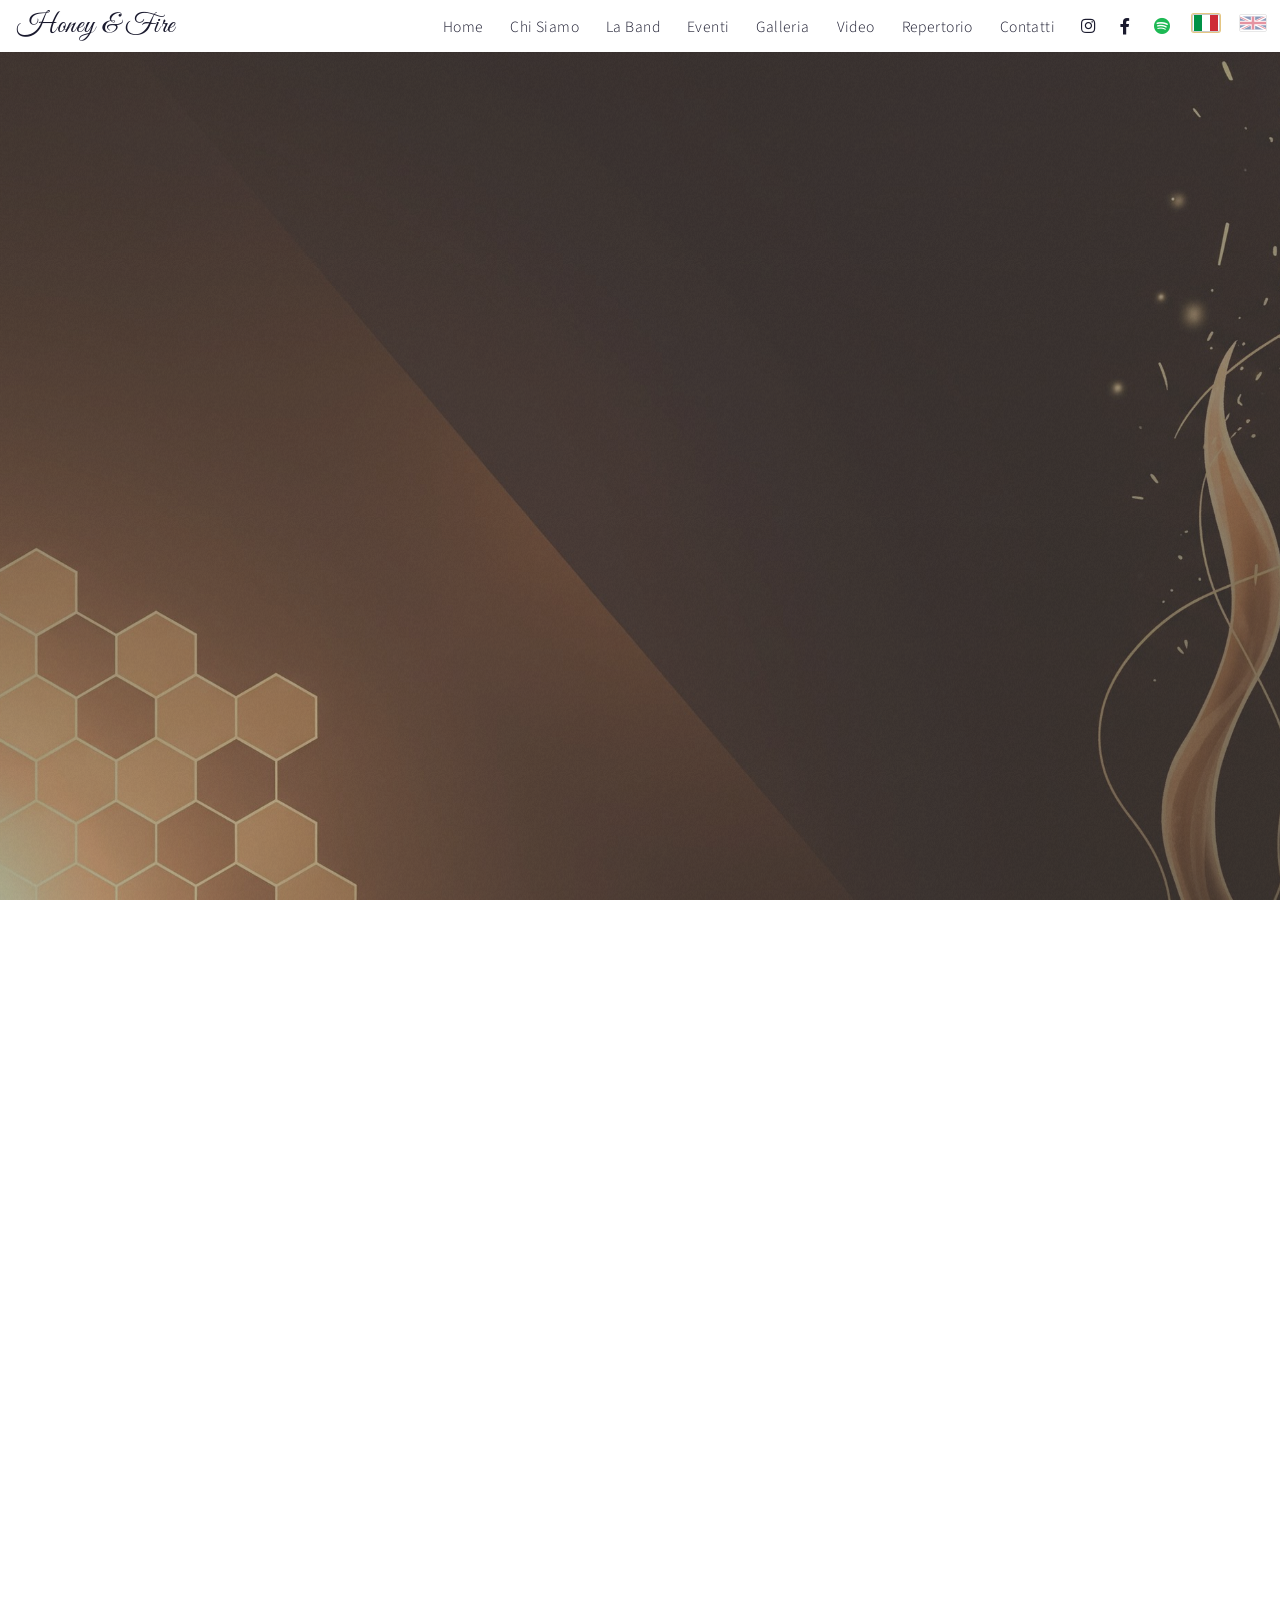
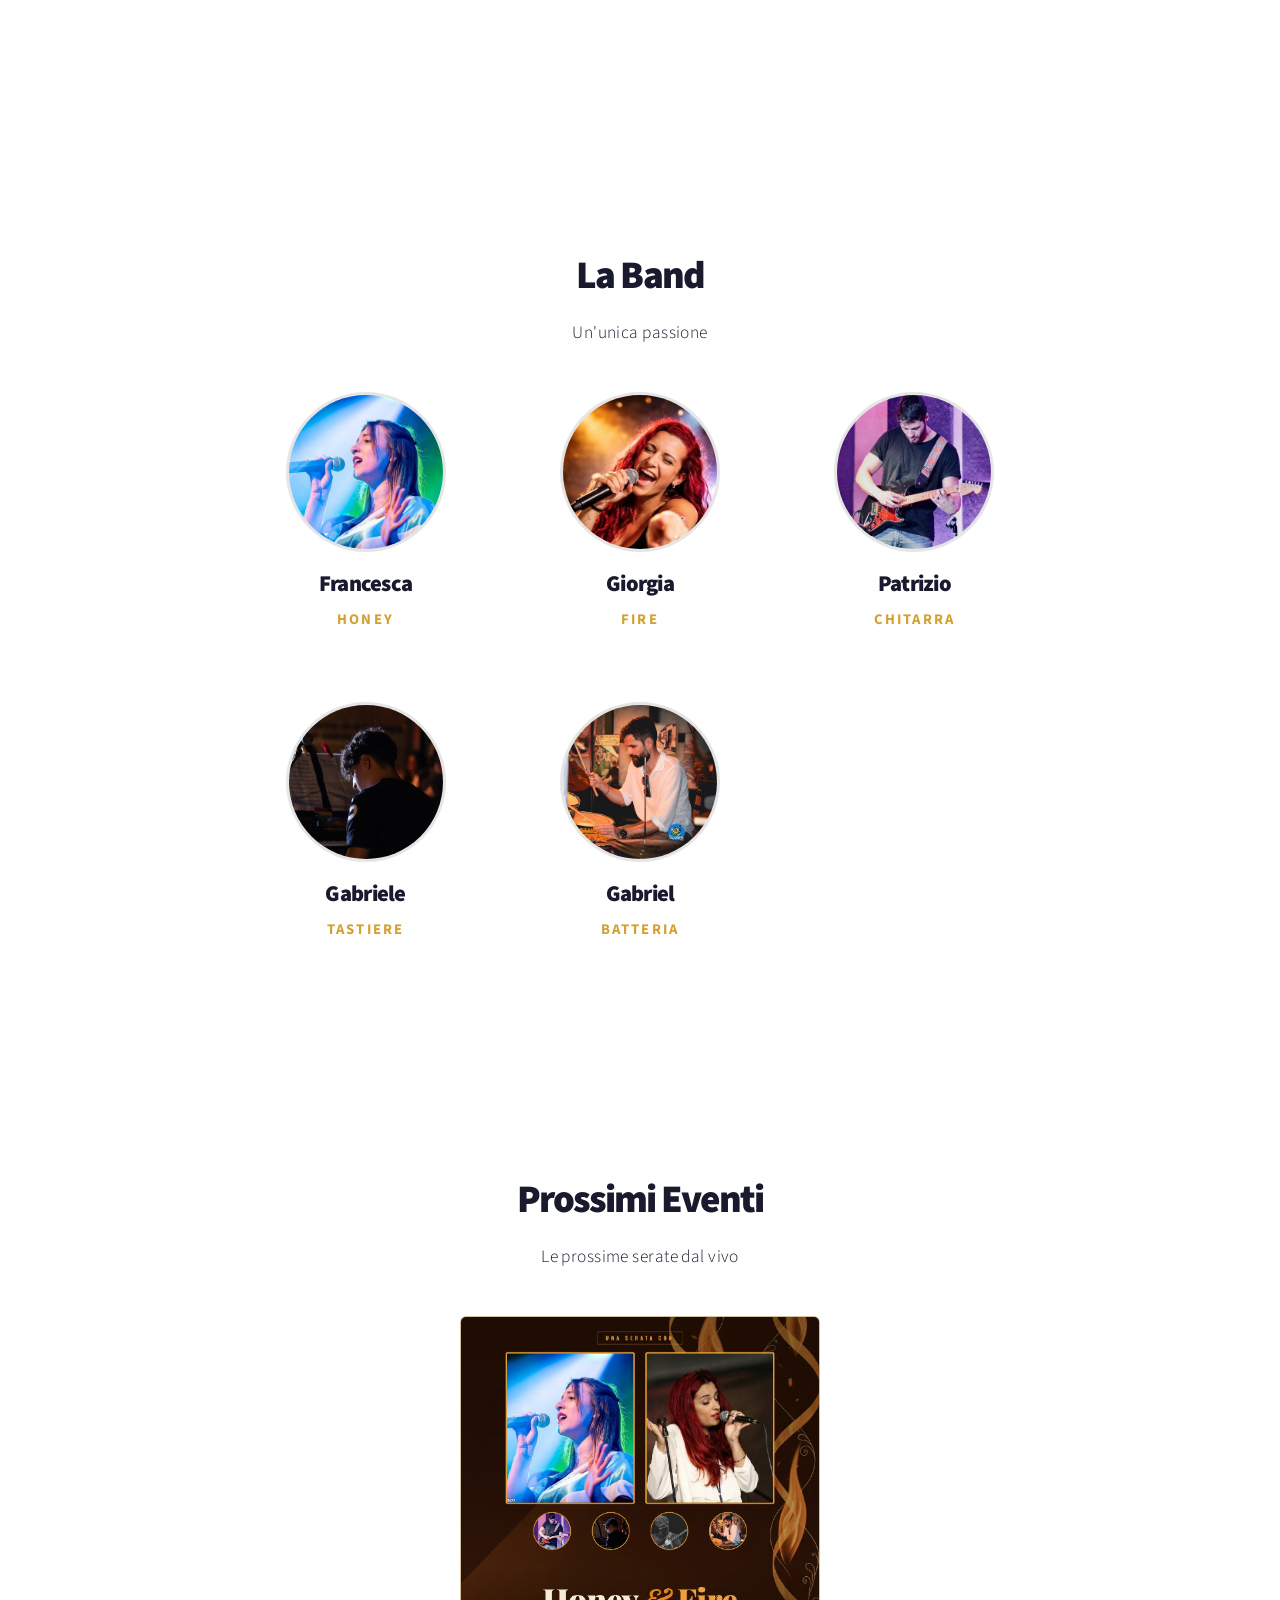
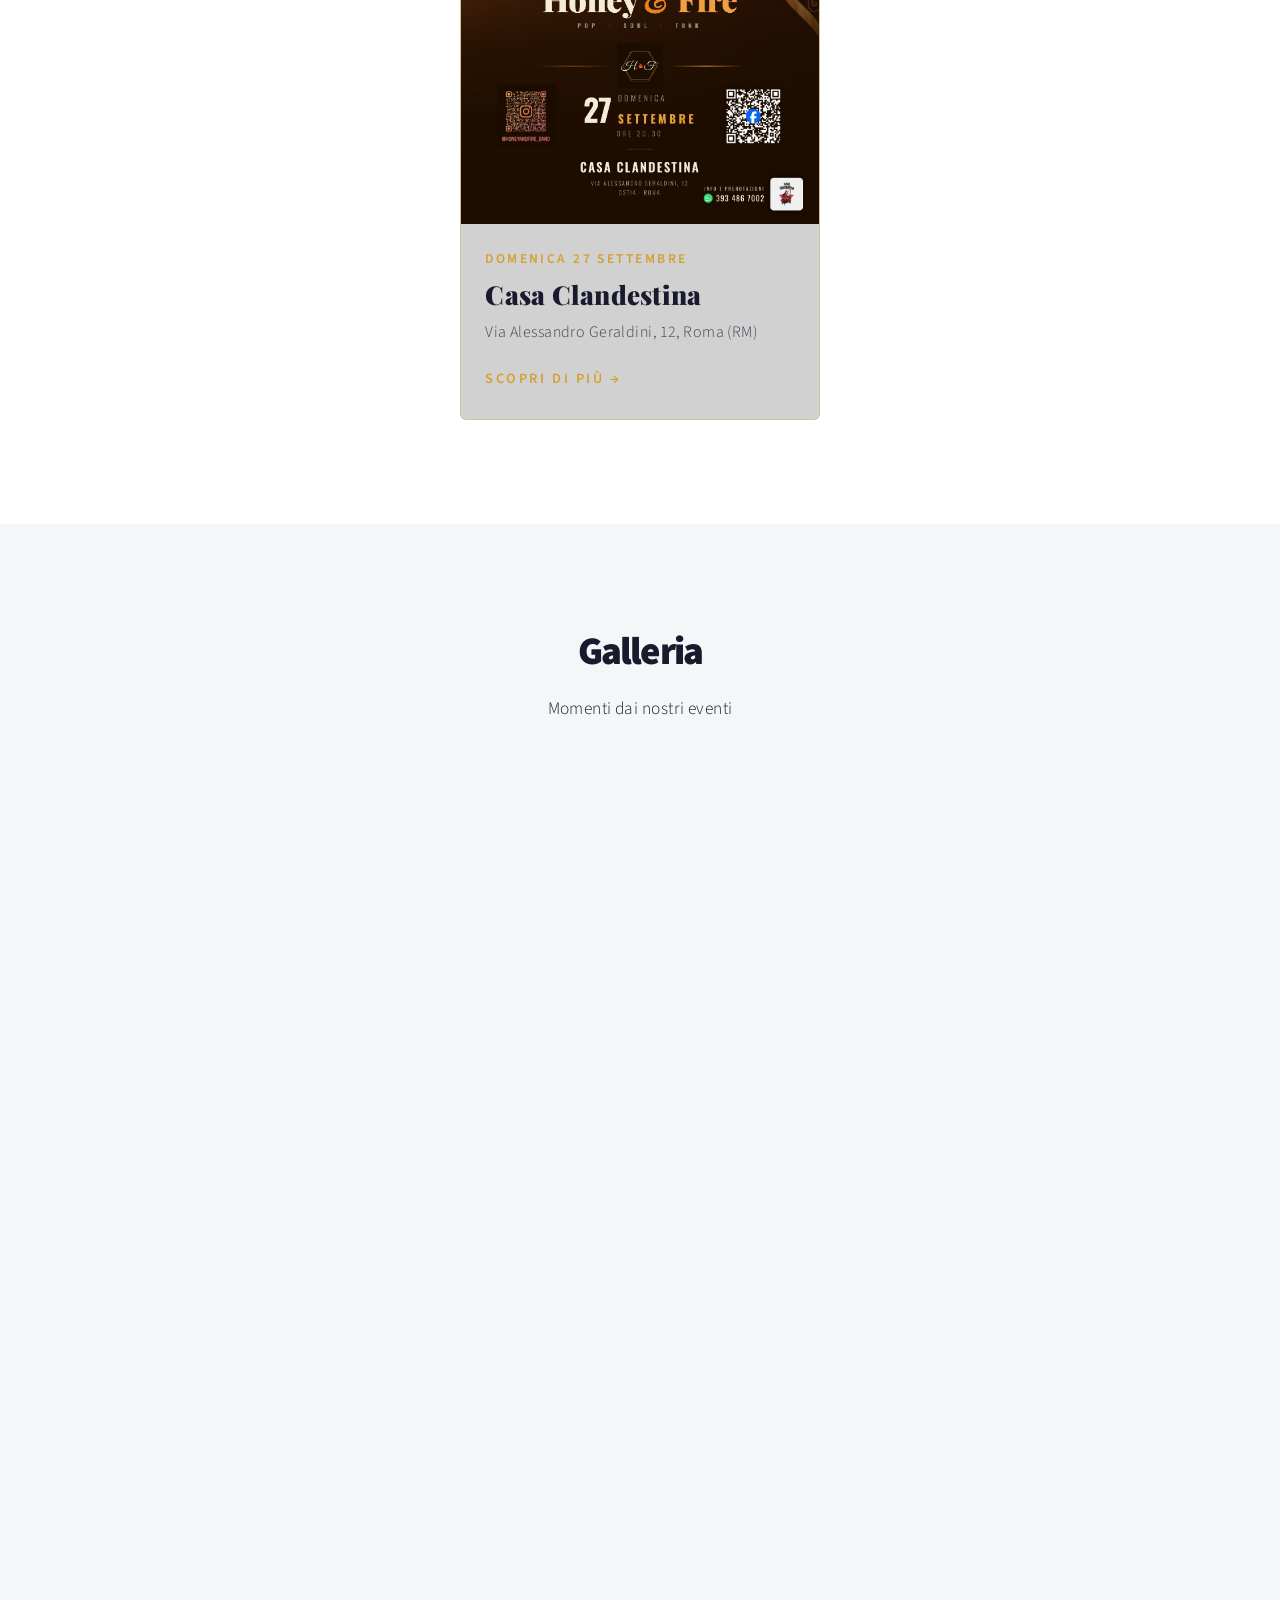
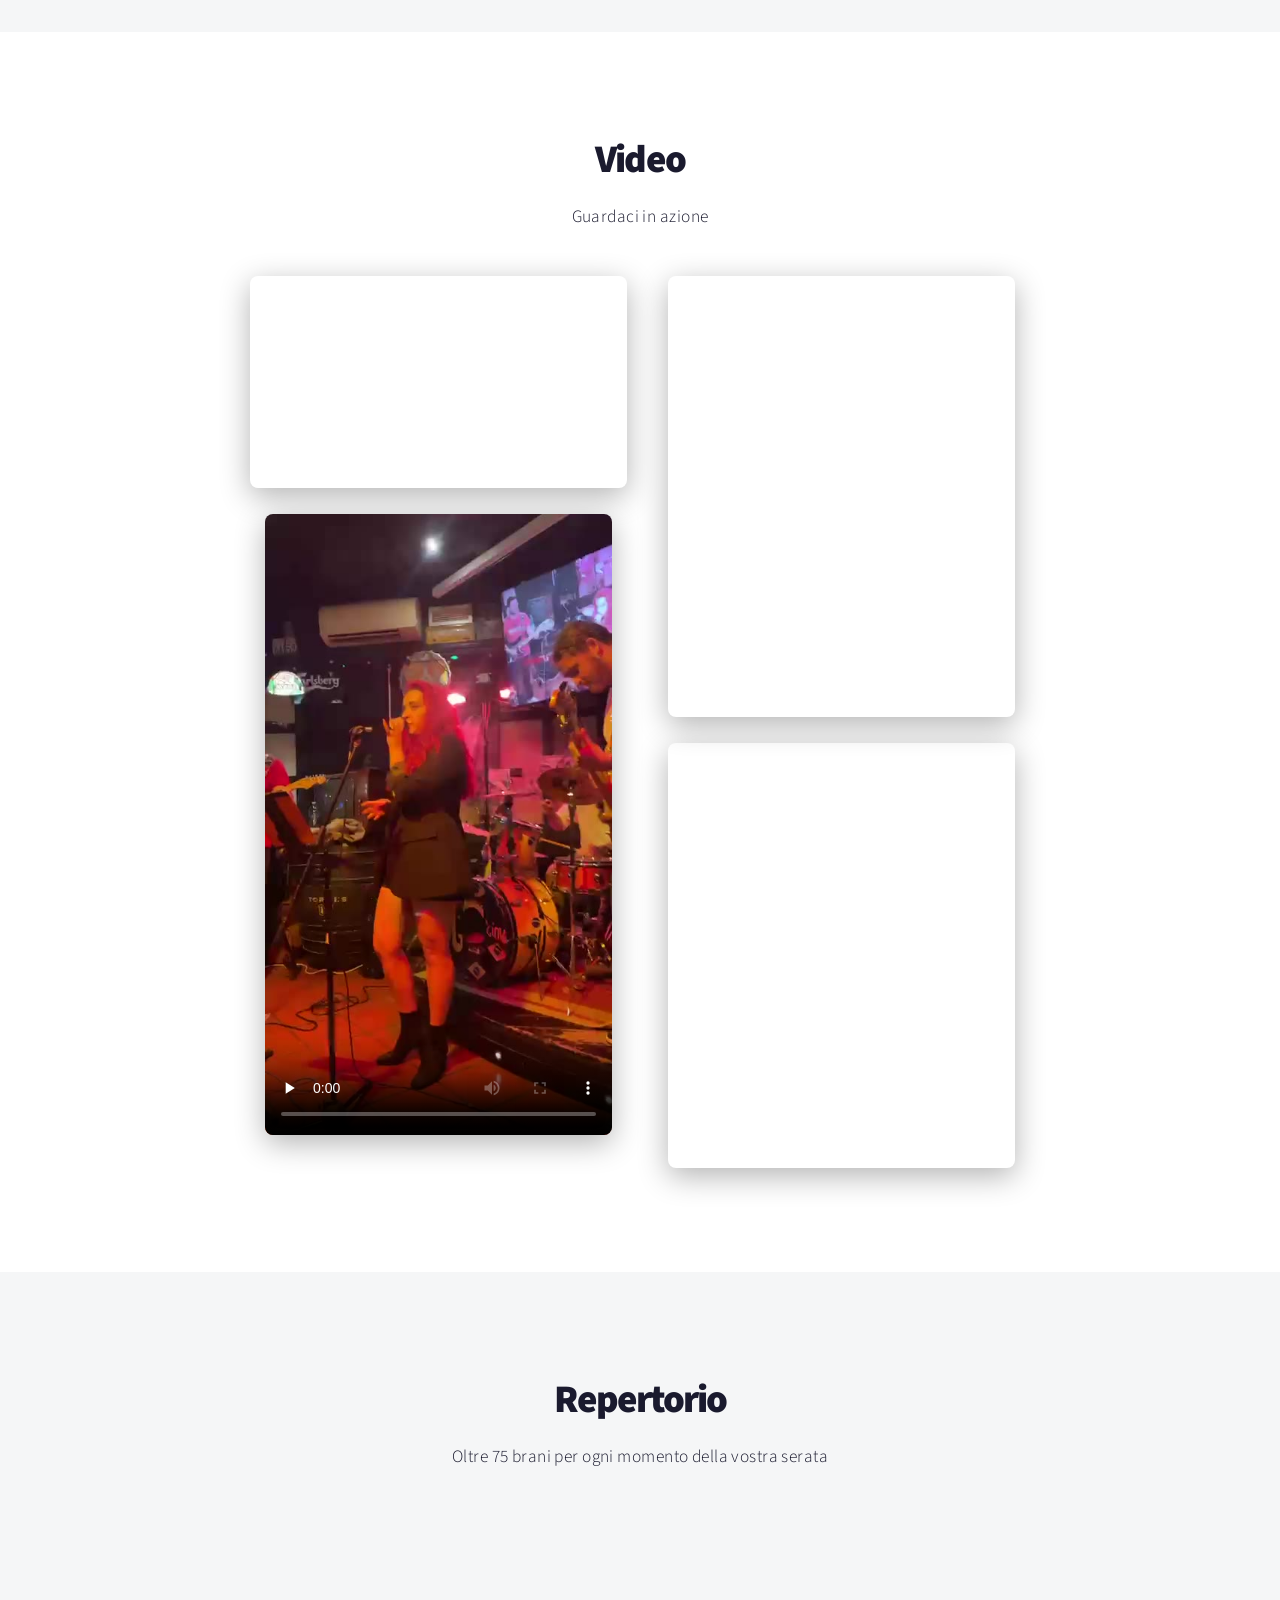
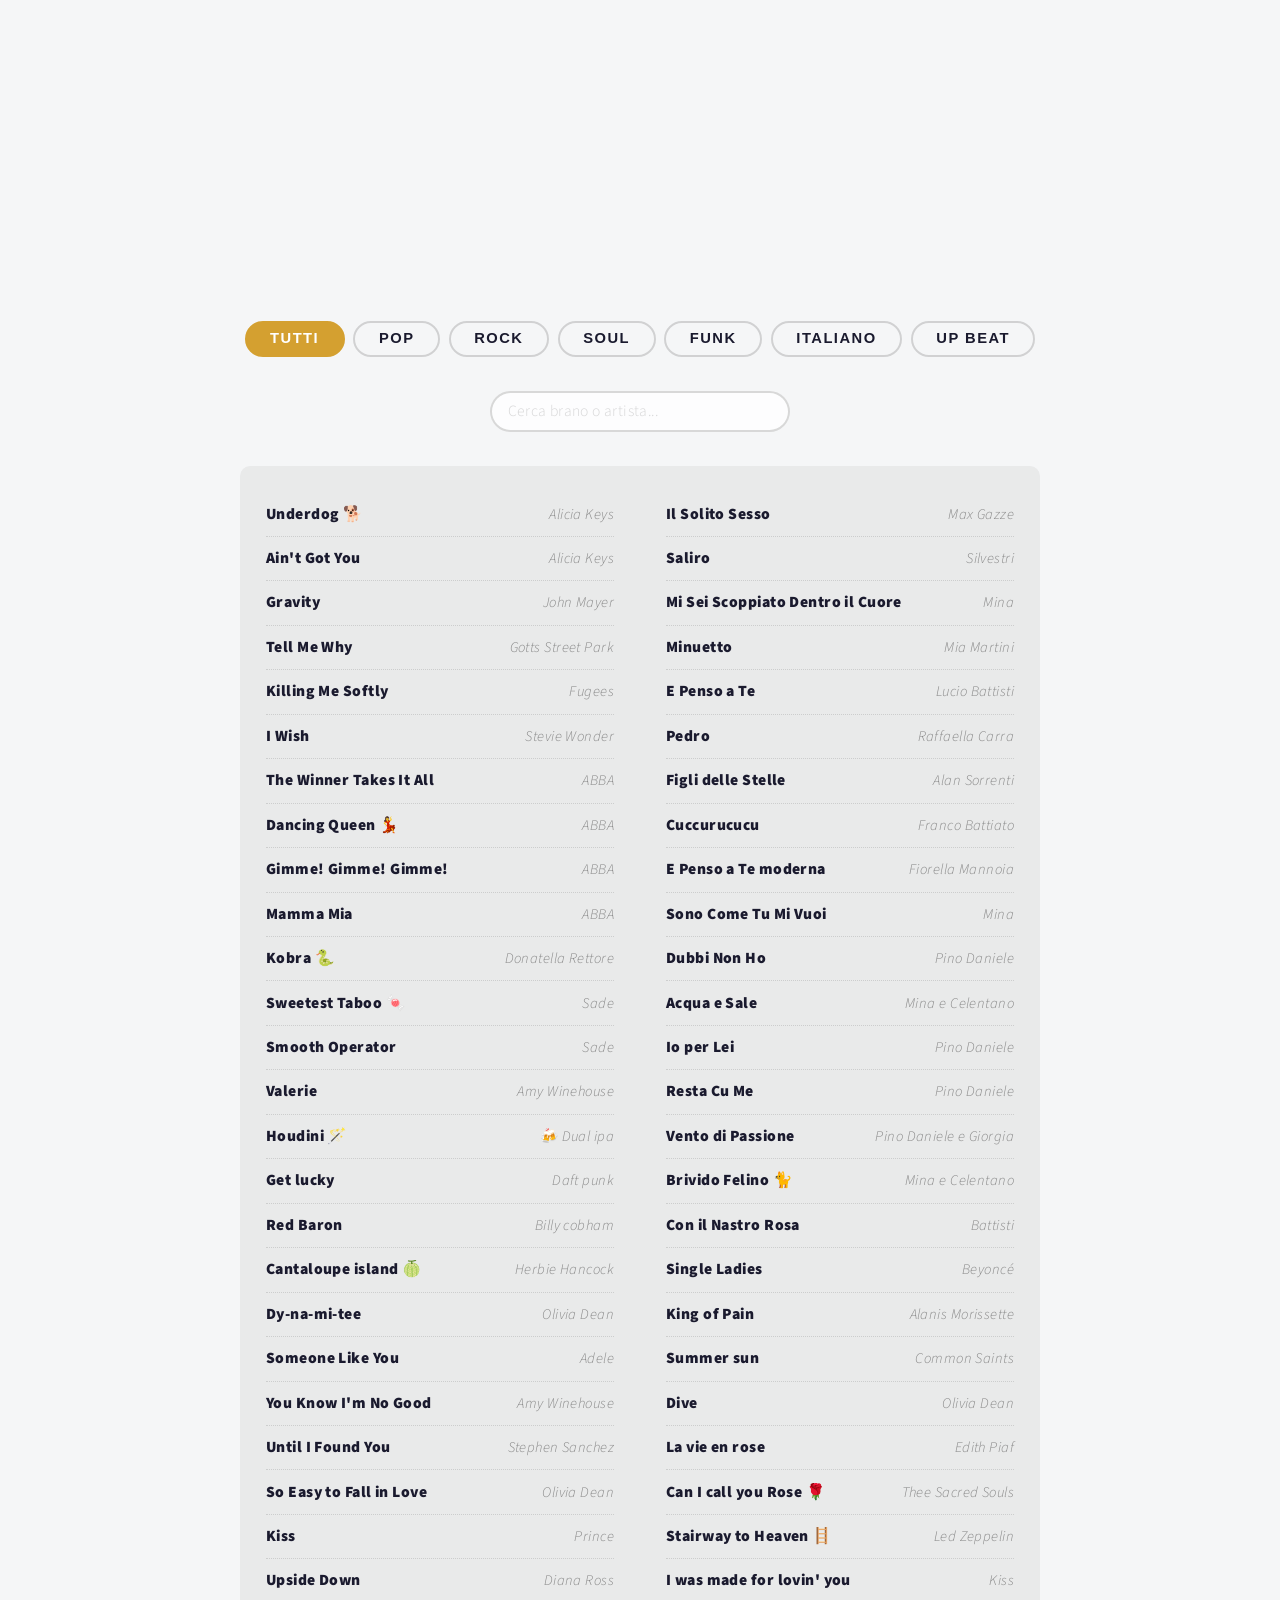
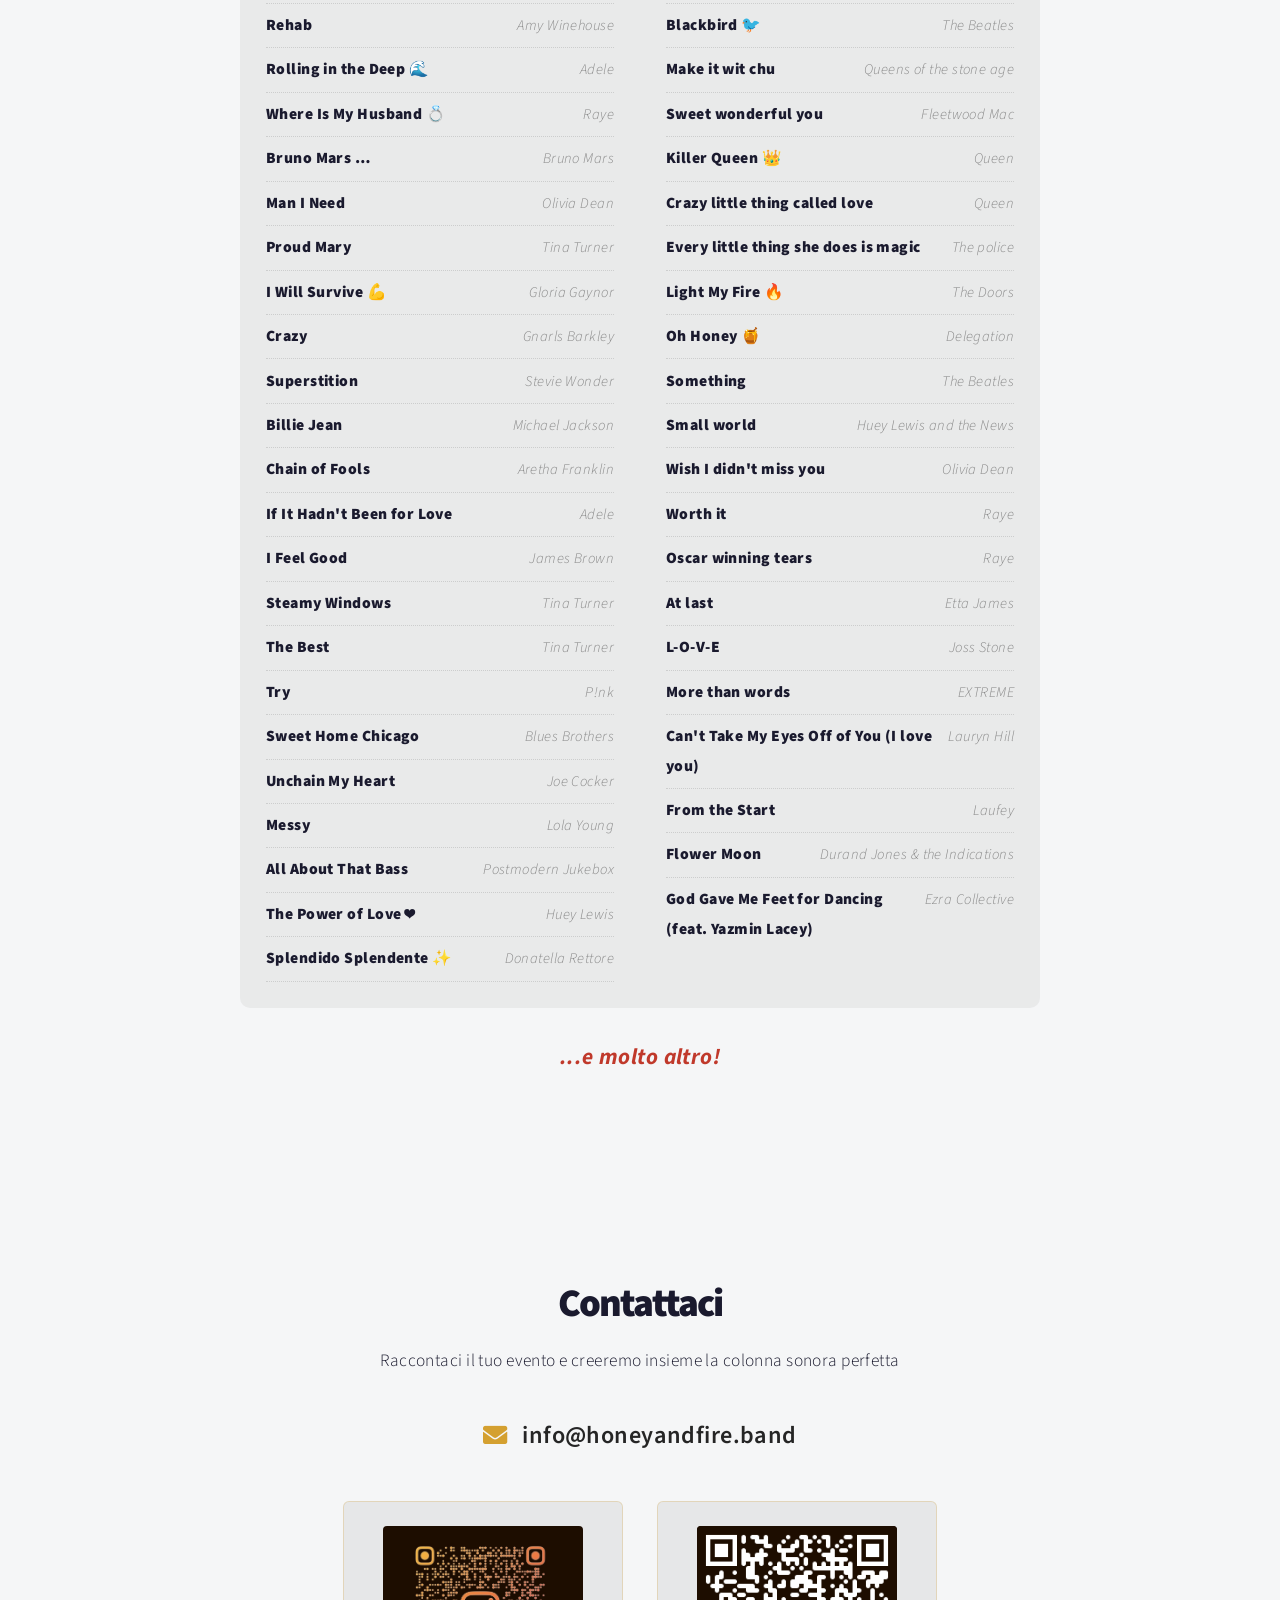
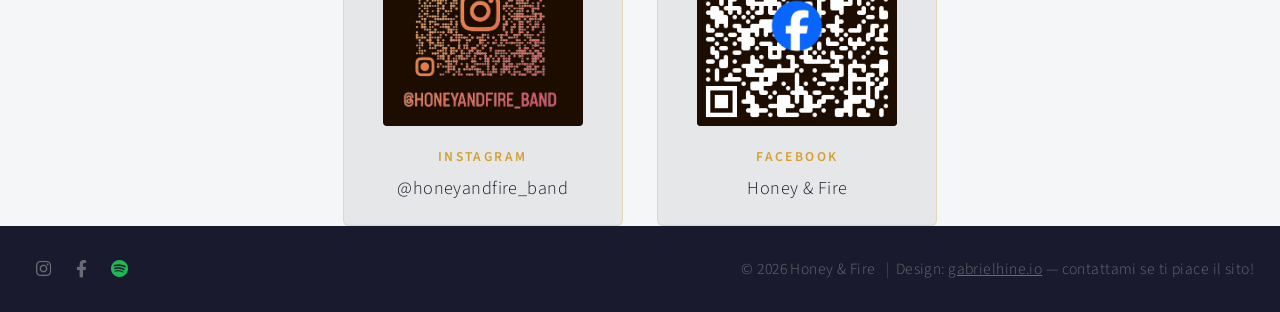
<file: index.html>
<!DOCTYPE HTML>
<!--
	Based on Big Picture by HTML5 UP
	html5up.net | @ajlkn
	Free for personal and commercial use under the CCA 3.0 license (html5up.net/license)
-->
<html lang="it">
	<head>
		<title>Honey & Fire — Musica dal Vivo</title>
		<meta charset="utf-8" />
		<meta name="viewport" content="width=device-width, initial-scale=1, user-scalable=no" />
		<meta name="description" content="Honey & Fire — Band di musica dal vivo per matrimoni, eventi privati e serate indimenticabili. Soul, pop, funk, rock e classici italiani." />
		<link rel="canonical" href="https://www.honeyandfire.band/" />
		<link rel="alternate" hreflang="it" href="https://www.honeyandfire.band/" />
		<link rel="alternate" hreflang="en" href="https://www.honeyandfire.band/en/" />
		<link rel="alternate" hreflang="x-default" href="https://www.honeyandfire.band/" />
		<meta property="og:title" content="Honey & Fire — Musica dal Vivo" />
		<meta property="og:description" content="Band di musica dal vivo per matrimoni, eventi privati e serate indimenticabili." />
		<meta property="og:type" content="website" />
		<meta property="og:url" content="https://www.honeyandfire.band/" />
		<meta property="og:image" content="https://www.honeyandfire.band/images/logo-dark.png" />
		<meta name="twitter:card" content="summary_large_image" />
		<link rel="stylesheet" href="assets/css/main.css?v=e766789" />
		<link rel="stylesheet" href="assets/css/custom.css?v=e766789" />
		<noscript><link rel="stylesheet" href="assets/css/noscript.css?v=e766789" /></noscript>
	</head>
	<body class="is-preload">

		<!-- Header -->
			<header id="header">
				<h1><a href="#hero">Honey &amp; Fire</a></h1>
				<button id="menu-toggle" aria-label="Apri menu" aria-expanded="false">
					<span></span><span></span><span></span>
				</button>
				<nav>
					<ul>
						<li><a href="#hero">Home</a></li>
						<li><a href="#chi-siamo">Chi Siamo</a></li>
						<li><a href="#la-band">La Band</a></li>
						<li><a href="#eventi">Eventi</a></li>
						<li><a href="#galleria">Galleria</a></li>
						<li><a href="#video">Video</a></li>
						<li><a href="#repertorio">Repertorio</a></li>
						<li><a href="#contatti">Contatti</a></li>
					<li class="nav-icon"><a href="https://www.instagram.com/honeyandfire_band" target="_blank" rel="noopener" class="icon brands fa-instagram" aria-label="Instagram"><span class="label">Instagram</span></a></li>
					<li class="nav-icon"><a href="https://www.facebook.com/share/1Ax3o1t19K/?mibextid=wwXIfr" target="_blank" rel="noopener" class="icon brands fa-facebook-f" aria-label="Facebook"><span class="label">Facebook</span></a></li>
					<li class="nav-icon"><a href="https://open.spotify.com/playlist/1d2b5RRSwsRkZaJKnYpurO" target="_blank" rel="noopener" class="icon brands fa-spotify" aria-label="Spotify"><span class="label">Spotify</span></a></li>
						<li class="nav-lang nav-lang-active" aria-current="page">
							<a href="/" hreflang="it" aria-label="Italiano">
								<svg viewBox="0 0 3 2" xmlns="http://www.w3.org/2000/svg" aria-hidden="true">
									<rect width="1" height="2" fill="#009246"/>
									<rect x="1" width="1" height="2" fill="#fff"/>
									<rect x="2" width="1" height="2" fill="#CE2B37"/>
								</svg>
							</a>
						</li>
						<li class="nav-lang">
							<a href="/en/" hreflang="en" aria-label="English">
								<svg viewBox="0 0 60 30" xmlns="http://www.w3.org/2000/svg" aria-hidden="true">
									<clipPath id="uk-clip-it"><path d="M30,15 h30 v15 z v15 h-30 z h-30 v-15 z v-15 h30 z"/></clipPath>
									<rect width="60" height="30" fill="#012169"/>
									<path d="M0,0 L60,30 M60,0 L0,30" stroke="#fff" stroke-width="6"/>
									<path d="M0,0 L60,30 M60,0 L0,30" clip-path="url(#uk-clip-it)" stroke="#C8102E" stroke-width="4"/>
									<path d="M30,0 v30 M0,15 h60" stroke="#fff" stroke-width="10"/>
									<path d="M30,0 v30 M0,15 h60" stroke="#C8102E" stroke-width="6"/>
								</svg>
							</a>
						</li>
				</ul>
				</nav>
			</header>

		<!-- Hero -->
			<section id="hero" class="main style1 dark fullscreen">
				<div class="content">
					<header>
						<h2>Honey <span class="amp">&amp;</span> Fire</h2>
					</header>
					<p>Musica dal vivo per matrimoni, eventi privati <br />e serate indimenticabili</p>
					<footer>
						<a href="#chi-siamo" class="button style2 down">Scopri di pi&ugrave;</a>
					</footer>
				</div>
			</section>

		<!-- Chi Siamo -->
			<section id="chi-siamo" class="main style2 right dark fullscreen">
				<div class="content box style2">
					<header>
						<h2>Chi Siamo</h2>
					</header>
					<p><strong>Honey &amp; Fire</strong> &egrave; una band di sei musicisti che porta
					energia e passione in ogni evento. Due voci femminili straordinarie &mdash;
					<em>Honey</em> e <em>Fire</em> &mdash; accompagnate da basso, chitarra,
					tastiere e batteria.</p>
					<p>Dai matrimoni eleganti alle feste private, dagli eventi aziendali
					alle serate in locale: il nostro repertorio spazia dal soul al pop,
					dal funk al rock, dai grandi classici italiani ai successi internazionali, pi&ugrave; qualche chicca fuori dal coro.</p>
					<p>Ogni esibizione &egrave; un viaggio musicale su misura per rendere
					il vostro evento unico e indimenticabile.</p>
				</div>
				<a href="#la-band" class="button style2 down anchored">Avanti</a>
			</section>

		<!-- La Band -->
			<section id="la-band" class="main style3 primary">
				<div class="content">
					<header>
						<h2>La Band</h2>
						<p>Un'unica passione</p>
					</header>
					<div class="members-grid">
						<div class="member">
							<div class="member-photo">
								<img src="images/members/honey.jpg?v=e766789" alt="Honey" />
							</div>
							<h3>Francesca</h3>
							<p class="member-role">Honey</p>
							<p class="member-bio"><!-- PLACEHOLDER: Bio di Honey --></p>
						</div>
						<div class="member">
							<div class="member-photo">
								<img src="images/members/fire.jpg?v=e766789" alt="Fire" />
							</div>
							<h3>Giorgia</h3>
							<p class="member-role">Fire</p>
							<p class="member-bio"><!-- PLACEHOLDER: Bio di Fire --></p>
						</div>
						<div class="member">
							<div class="member-photo">
								<img src="images/members/guitar.jpg?v=e766789" alt="Chitarra" />
							</div>
							<h3>Patrizio</h3>
							<p class="member-role">Chitarra</p>
							<p class="member-bio"><!-- PLACEHOLDER: Bio --></p>
						</div>
						<div class="member">
							<div class="member-photo">
								<img src="images/members/gabriele.jpg?v=e766789" alt="Gabriele" />
							</div>
							<h3>Gabriele</h3>
							<p class="member-role">Tastiere</p>
							<p class="member-bio"></p>
						</div>
						<div class="member">
							<div class="member-photo">
								<img src="images/members/gabriel.jpg?v=e766789" alt="Gabriel" />
							</div>
							<h3>Gabriel</h3>
							<p class="member-role">Batteria</p>
							<p class="member-bio"></p>
						</div>
					</div>
				</div>
			</section>

		<!-- Prossimi Eventi -->
			<section id="eventi" class="main style3 primary">
				<div class="content">
					<header>
						<h2>Prossimi Eventi</h2>
						<p>Le prossime serate dal vivo</p>
					</header>
					<div class="events-grid">
						<a class="event-card" href="locandina-260927.html">
							<div class="event-card-img">
								<img src="images/locandina-260927-preview.jpg?v=e766789" alt="Honey & Fire — Live a Casa Clandestina, 27 Settembre" loading="lazy" />
							</div>
							<div class="event-card-info">
								<span class="event-card-date">Domenica 27 Settembre</span>
								<h3>Casa Clandestina</h3>
								<p class="event-card-meta">Via Alessandro Geraldini, 12, Roma (RM)</p>
								<span class="event-card-cta">Scopri di pi&ugrave; &rarr;</span>
							</div>
						</a>
					</div>
				</div>
			</section>

		<!-- Galleria -->
			<section id="galleria" class="main style3 secondary">
				<div class="content">
					<header>
						<h2>Galleria</h2>
						<p>Momenti dai nostri eventi</p>
					</header>

					<!-- Gallery -->
						<div class="gallery">
							<article class="from-left">
								<a href="images/fulls/07.jpg?v=e766789" class="image fit"><img src="images/thumbs/07.jpg?v=e766789" title="Honey live @ Cross Roads" alt="" /></a>
							</article>
							<article class="from-right">
								<a href="images/fulls/02.jpg?v=e766789" class="image fit"><img src="images/thumbs/02.jpg?v=e766789" title="Gabriele" alt="" /></a>
							</article>
							<article class="from-left">
								<a href="images/fulls/09.jpg?v=e766789" class="image fit"><img src="images/thumbs/09.jpg?v=e766789" title="FIRE" alt="" /></a>
							</article>
							<article class="from-right">
								<a href="images/fulls/10.jpg?v=e766789" class="image fit"><img src="images/thumbs/10.jpg?v=e766789" title="FIRE" alt="" /></a>
							</article>
							<article class="from-left">
								<a href="images/fulls/11.jpg?v=e766789" class="image fit"><img src="images/thumbs/11.jpg?v=e766789" title="Patrizio" alt="" /></a>
							</article>
							<article class="from-right">
								<a href="images/fulls/12.jpg?v=e766789" class="image fit"><img src="images/thumbs/12.jpg?v=e766789" title="Gabriel live @ Stazione Birra" alt="" /></a>
							</article>
							<article class="from-right">
								<a href="images/fulls/01.jpg?v=e766789" class="image fit"><img src="images/thumbs/01.jpg?v=e766789" title="Valerio" alt="" /></a>
							</article>
							<article class="from-left">
								<a href="images/fulls/08.jpg?v=e766789" class="image fit"><img src="images/thumbs/08.jpg?v=e766789" title="Honey live @ Cross Roads" alt="" /></a>
							</article>
							<article class="from-right">
								<a href="images/fulls/13.jpg?v=e766789" class="image fit"><img src="images/thumbs/13.jpg?v=e766789" title="Gabriel live @ Clown Pub" alt="" /></a>
							</article>
							</div>

				</div>
			</section>

		<!-- Video -->
			<section id="video" class="main style3 primary">
				<div class="content">
					<header>
						<h2>Video</h2>
						<p>Guardaci in azione</p>
					</header>
					<div class="video-grid">
						<div class="video-col">
							<div class="video-container">
								<iframe src="https://www.youtube.com/embed/C0jmv3QkF7w" title="Honey&amp;Fire - Killing Me Softly, Fugees cover" loading="lazy" allow="accelerometer; autoplay; clipboard-write; encrypted-media; gyroscope; picture-in-picture" allowfullscreen></iframe>
							</div>
							<div class="video-container portrait" style="aspect-ratio: 464 / 832;">
								<video controls preload="none" playsinline poster="videos/if-aint-got-you.jpg" title="Honey&amp;Fire - If Ain't Got You, Alicia Keys cover">
									<source src="videos/if-aint-got-you.mp4" type="video/mp4">
								</video>
							</div>
						</div>
						<div class="video-col">
							<div class="video-container portrait" style="aspect-ratio: 478 / 608;">
								<iframe src="https://www.youtube.com/embed/WW2Yu14nhVM" title="Honey&amp;Fire - Kobra, Donatella Rettore cover" loading="lazy" allow="accelerometer; autoplay; clipboard-write; encrypted-media; gyroscope; picture-in-picture" allowfullscreen></iframe>
							</div>
							<div class="video-container portrait" style="aspect-ratio: 476 / 584;">
								<iframe src="https://www.youtube.com/embed/gq5Wji12cO8" title="Honey&amp;Fire - Houdini, Dua Lipa cover" loading="lazy" allow="accelerometer; autoplay; clipboard-write; encrypted-media; gyroscope; picture-in-picture" allowfullscreen></iframe>
							</div>
						</div>
					</div>
				</div>
			</section>


		<!-- Repertorio -->
			<section id="repertorio" class="main style3 secondary">
				<div class="content">
					<header>
						<h2>Repertorio</h2>
						<p>Oltre 75 brani per ogni momento della vostra serata</p>
					</header>

					<div class="spotify-embed">
						<iframe
							src="https://open.spotify.com/embed/playlist/1d2b5RRSwsRkZaJKnYpurO?utm_source=generator&theme=0&refresh=20260527"
							width="100%"
							height="352"
							frameborder="0"
							allowfullscreen=""
							allow="autoplay; clipboard-write; encrypted-media; fullscreen; picture-in-picture"
							loading="lazy">
						</iframe>
					</div>

					<div class="repertorio-tabs">
						<button class="tab active" data-category="all">Tutti</button>
						<button class="tab" data-category="pop">Pop</button>
						<button class="tab" data-category="rock">Rock</button>
						<button class="tab" data-category="soul">Soul</button>
						<button class="tab" data-category="funk">Funk</button>
						<button class="tab" data-category="italiano">Italiano</button>
						<button class="tab" data-category="up-beat">Up Beat</button>
					</div>

					<div class="repertorio-search">
						<input type="text" id="repertorio-search" placeholder="Cerca brano o artista..." autocomplete="off" />
						<span class="search-stat"></span>
					</div>

					<div class="repertorio-grid">
						<div class="repertorio-all">
							<ul class="song-list song-list-all">
								<li><span class="song-title">Underdog 🐕</span><span class="song-artist">Alicia Keys</span></li>
								<li><span class="song-title">Ain't Got You</span><span class="song-artist">Alicia Keys</span></li>
								<li><span class="song-title">Gravity</span><span class="song-artist">John Mayer</span></li>
								<li><span class="song-title">Tell Me Why</span><span class="song-artist">Gotts Street Park</span></li>
								<li><span class="song-title">Killing Me Softly</span><span class="song-artist">Fugees</span></li>
								<li><span class="song-title">I Wish</span><span class="song-artist">Stevie Wonder</span></li>
								<li><span class="song-title">The Winner Takes It All</span><span class="song-artist">ABBA</span></li>
								<li><span class="song-title">Dancing Queen 💃</span><span class="song-artist">ABBA</span></li>
								<li><span class="song-title">Gimme! Gimme! Gimme!</span><span class="song-artist">ABBA</span></li>
								<li><span class="song-title">Mamma Mia</span><span class="song-artist">ABBA</span></li>
								<li><span class="song-title">Kobra 🐍</span><span class="song-artist">Donatella Rettore</span></li>
								<li><span class="song-title">Sweetest Taboo 🍬</span><span class="song-artist">Sade</span></li>
								<li><span class="song-title">Smooth Operator</span><span class="song-artist">Sade</span></li>
								<li><span class="song-title">Valerie</span><span class="song-artist">Amy Winehouse</span></li>
								<li><span class="song-title">Houdini 🪄</span><span class="song-artist"><span class="emoji">🍻</span> Dual ipa</span></li>
								<li><span class="song-title">Get lucky</span><span class="song-artist">Daft punk</span></li>
								<li><span class="song-title">Red Baron</span><span class="song-artist">Billy cobham</span></li>
								<li><span class="song-title">Cantaloupe island 🍈</span><span class="song-artist">Herbie Hancock</span></li>
								<li><span class="song-title">Dy-na-mi-tee</span><span class="song-artist">Olivia Dean</span></li>
								<li><span class="song-title">Someone Like You</span><span class="song-artist">Adele</span></li>
								<li><span class="song-title">You Know I'm No Good</span><span class="song-artist">Amy Winehouse</span></li>
								<li><span class="song-title">Until I Found You</span><span class="song-artist">Stephen Sanchez</span></li>
								<li><span class="song-title">So Easy to Fall in Love</span><span class="song-artist">Olivia Dean</span></li>
								<li><span class="song-title">Kiss</span><span class="song-artist">Prince</span></li>
								<li><span class="song-title">Upside Down</span><span class="song-artist">Diana Ross</span></li>
								<li><span class="song-title">Rehab</span><span class="song-artist">Amy Winehouse</span></li>
								<li><span class="song-title">Rolling in the Deep 🌊</span><span class="song-artist">Adele</span></li>
								<li><span class="song-title">Where Is My Husband 💍</span><span class="song-artist">Raye</span></li>
								<li><span class="song-title">Bruno Mars …</span><span class="song-artist">Bruno Mars</span></li>
								<li><span class="song-title">Man I Need</span><span class="song-artist">Olivia Dean</span></li>
								<li><span class="song-title">Proud Mary</span><span class="song-artist">Tina Turner</span></li>
								<li><span class="song-title">I Will Survive 💪</span><span class="song-artist">Gloria Gaynor</span></li>
								<li><span class="song-title">Crazy</span><span class="song-artist">Gnarls Barkley</span></li>
								<li><span class="song-title">Superstition</span><span class="song-artist">Stevie Wonder</span></li>
								<li><span class="song-title">Billie Jean</span><span class="song-artist">Michael Jackson</span></li>
								<li><span class="song-title">Chain of Fools</span><span class="song-artist">Aretha Franklin</span></li>
								<li><span class="song-title">If It Hadn't Been for Love</span><span class="song-artist">Adele</span></li>
								<li><span class="song-title">I Feel Good</span><span class="song-artist">James Brown</span></li>
								<li><span class="song-title">Steamy Windows</span><span class="song-artist">Tina Turner</span></li>
								<li><span class="song-title">The Best</span><span class="song-artist">Tina Turner</span></li>
								<li><span class="song-title">Try</span><span class="song-artist">P!nk</span></li>
								<li><span class="song-title">Sweet Home Chicago</span><span class="song-artist">Blues Brothers</span></li>
								<li><span class="song-title">Unchain My Heart</span><span class="song-artist">Joe Cocker</span></li>
								<li><span class="song-title">Messy</span><span class="song-artist">Lola Young</span></li>
								<li><span class="song-title">All About That Bass</span><span class="song-artist">Postmodern Jukebox</span></li>
								<li><span class="song-title">The Power of Love ❤️</span><span class="song-artist">Huey Lewis</span></li>
								<li><span class="song-title">Splendido Splendente ✨</span><span class="song-artist">Donatella Rettore</span></li>
								<li><span class="song-title">Il Solito Sesso</span><span class="song-artist">Max Gazze</span></li>
								<li><span class="song-title">Saliro</span><span class="song-artist">Silvestri</span></li>
								<li><span class="song-title">Mi Sei Scoppiato Dentro il Cuore</span><span class="song-artist">Mina</span></li>
								<li><span class="song-title">Minuetto</span><span class="song-artist">Mia Martini</span></li>
								<li><span class="song-title">E Penso a Te</span><span class="song-artist">Lucio Battisti</span></li>
								<li><span class="song-title">Pedro</span><span class="song-artist">Raffaella Carra</span></li>
								<li><span class="song-title">Figli delle Stelle</span><span class="song-artist">Alan Sorrenti</span></li>
								<li><span class="song-title">Cuccurucucu</span><span class="song-artist">Franco Battiato</span></li>
								<li><span class="song-title">E Penso a Te moderna</span><span class="song-artist">Fiorella Mannoia</span></li>
								<li><span class="song-title">Sono Come Tu Mi Vuoi</span><span class="song-artist">Mina</span></li>
								<li><span class="song-title">Dubbi Non Ho</span><span class="song-artist">Pino Daniele</span></li>
								<li><span class="song-title">Acqua e Sale</span><span class="song-artist">Mina e Celentano</span></li>
								<li><span class="song-title">Io per Lei</span><span class="song-artist">Pino Daniele</span></li>
								<li><span class="song-title">Resta Cu Me</span><span class="song-artist">Pino Daniele</span></li>
								<li><span class="song-title">Vento di Passione</span><span class="song-artist">Pino Daniele e Giorgia</span></li>
								<li><span class="song-title">Brivido Felino 🐈</span><span class="song-artist">Mina e Celentano</span></li>
								<li><span class="song-title">Con il Nastro Rosa</span><span class="song-artist">Battisti</span></li>
								<li><span class="song-title">Single Ladies</span><span class="song-artist">Beyoncé</span></li>
								<li><span class="song-title">King of Pain</span><span class="song-artist">Alanis Morissette</span></li>
								<li><span class="song-title">Summer sun</span><span class="song-artist">Common Saints</span></li>
								<li><span class="song-title">Dive</span><span class="song-artist">Olivia Dean</span></li>
								<li><span class="song-title">La vie en rose</span><span class="song-artist">Edith Piaf</span></li>
								<li><span class="song-title">Can I call you Rose 🌹</span><span class="song-artist">Thee Sacred Souls</span></li>
								<li><span class="song-title">Stairway to Heaven 🪜</span><span class="song-artist">Led Zeppelin</span></li>
								<li><span class="song-title">I was made for lovin' you</span><span class="song-artist">Kiss</span></li>
								<li><span class="song-title">Blackbird 🐦</span><span class="song-artist">The Beatles</span></li>
								<li><span class="song-title">Make it wit chu</span><span class="song-artist">Queens of the stone age</span></li>
								<li><span class="song-title">Sweet wonderful you</span><span class="song-artist">Fleetwood Mac</span></li>
								<li><span class="song-title">Killer Queen 👑</span><span class="song-artist">Queen</span></li>
								<li><span class="song-title">Crazy little thing called love</span><span class="song-artist">Queen</span></li>
								<li><span class="song-title">Every little thing she does is magic</span><span class="song-artist">The police</span></li>
								<li><span class="song-title">Light My Fire 🔥</span><span class="song-artist">The Doors</span></li>
								<li><span class="song-title">Oh Honey 🍯</span><span class="song-artist">Delegation</span></li>
								<li><span class="song-title">Something</span><span class="song-artist">The Beatles</span></li>
								<li><span class="song-title">Small world</span><span class="song-artist">Huey Lewis and the News</span></li>
								<li><span class="song-title">Wish I didn't miss you</span><span class="song-artist">Olivia Dean</span></li>
								<li><span class="song-title">Worth it</span><span class="song-artist">Raye</span></li>
								<li><span class="song-title">Oscar winning tears</span><span class="song-artist">Raye</span></li>
								<li><span class="song-title">At last</span><span class="song-artist">Etta James</span></li>
								<li><span class="song-title">L-O-V-E</span><span class="song-artist">Joss Stone</span></li>
								<li><span class="song-title">More than words</span><span class="song-artist">EXTREME</span></li>
								<li><span class="song-title">Can't Take My Eyes Off of You (I love you)</span><span class="song-artist">Lauryn Hill</span></li>
								<li><span class="song-title">From the Start</span><span class="song-artist">Laufey</span></li>
								<li><span class="song-title">Flower Moon</span><span class="song-artist">Durand Jones &amp; the Indications</span></li>
								<li><span class="song-title">God Gave Me Feet for Dancing (feat. Yazmin Lacey)</span><span class="song-artist">Ezra Collective</span></li>
							</ul>
						</div>

						<div class="repertorio-category" data-category="pop">
							<div class="category-header">
								<h3>Pop</h3>
								<span class="song-count">57 brani</span>
							</div>
							<ul class="song-list">
								<li><span class="song-title">Underdog 🐕</span><span class="song-artist">Alicia Keys</span></li>
								<li><span class="song-title">Gravity</span><span class="song-artist">John Mayer</span></li>
								<li><span class="song-title">Killing Me Softly</span><span class="song-artist">Fugees</span></li>
								<li><span class="song-title">The Winner Takes It All</span><span class="song-artist">ABBA</span></li>
								<li><span class="song-title">Dancing Queen 💃</span><span class="song-artist">ABBA</span></li>
								<li><span class="song-title">Gimme! Gimme! Gimme!</span><span class="song-artist">ABBA</span></li>
								<li><span class="song-title">Mamma Mia</span><span class="song-artist">ABBA</span></li>
								<li><span class="song-title">Kobra 🐍</span><span class="song-artist">Donatella Rettore</span></li>
								<li><span class="song-title">Smooth Operator</span><span class="song-artist">Sade</span></li>
								<li><span class="song-title">Valerie</span><span class="song-artist">Amy Winehouse</span></li>
								<li><span class="song-title">Houdini 🪄</span><span class="song-artist"><span class="emoji">🍻</span> Dual ipa</span></li>
								<li><span class="song-title">Get lucky</span><span class="song-artist">Daft punk</span></li>
								<li><span class="song-title">Dy-na-mi-tee</span><span class="song-artist">Olivia Dean</span></li>
								<li><span class="song-title">Someone Like You</span><span class="song-artist">Adele</span></li>
								<li><span class="song-title">Until I Found You</span><span class="song-artist">Stephen Sanchez</span></li>
								<li><span class="song-title">So Easy to Fall in Love</span><span class="song-artist">Olivia Dean</span></li>
								<li><span class="song-title">Rolling in the Deep 🌊</span><span class="song-artist">Adele</span></li>
								<li><span class="song-title">Where Is My Husband 💍</span><span class="song-artist">Raye</span></li>
								<li><span class="song-title">Bruno Mars …</span><span class="song-artist">Bruno Mars</span></li>
								<li><span class="song-title">Man I Need</span><span class="song-artist">Olivia Dean</span></li>
								<li><span class="song-title">I Will Survive 💪</span><span class="song-artist">Gloria Gaynor</span></li>
								<li><span class="song-title">Crazy</span><span class="song-artist">Gnarls Barkley</span></li>
								<li><span class="song-title">Billie Jean</span><span class="song-artist">Michael Jackson</span></li>
								<li><span class="song-title">If It Hadn't Been for Love</span><span class="song-artist">Adele</span></li>
								<li><span class="song-title">The Best</span><span class="song-artist">Tina Turner</span></li>
								<li><span class="song-title">Try</span><span class="song-artist">P!nk</span></li>
								<li><span class="song-title">Messy</span><span class="song-artist">Lola Young</span></li>
								<li><span class="song-title">All About That Bass</span><span class="song-artist">Postmodern Jukebox</span></li>
								<li><span class="song-title">The Power of Love ❤️</span><span class="song-artist">Huey Lewis</span></li>
								<li><span class="song-title">Splendido Splendente ✨</span><span class="song-artist">Donatella Rettore</span></li>
								<li><span class="song-title">Il Solito Sesso</span><span class="song-artist">Max Gazze</span></li>
								<li><span class="song-title">Saliro</span><span class="song-artist">Silvestri</span></li>
								<li><span class="song-title">Mi Sei Scoppiato Dentro il Cuore</span><span class="song-artist">Mina</span></li>
								<li><span class="song-title">Minuetto</span><span class="song-artist">Mia Martini</span></li>
								<li><span class="song-title">E Penso a Te</span><span class="song-artist">Lucio Battisti</span></li>
								<li><span class="song-title">Pedro</span><span class="song-artist">Raffaella Carra</span></li>
								<li><span class="song-title">Figli delle Stelle</span><span class="song-artist">Alan Sorrenti</span></li>
								<li><span class="song-title">Cuccurucucu</span><span class="song-artist">Franco Battiato</span></li>
								<li><span class="song-title">E Penso a Te moderna</span><span class="song-artist">Fiorella Mannoia</span></li>
								<li><span class="song-title">Sono Come Tu Mi Vuoi</span><span class="song-artist">Mina</span></li>
								<li><span class="song-title">Acqua e Sale</span><span class="song-artist">Mina e Celentano</span></li>
								<li><span class="song-title">Brivido Felino 🐈</span><span class="song-artist">Mina e Celentano</span></li>
								<li><span class="song-title">Con il Nastro Rosa</span><span class="song-artist">Battisti</span></li>
								<li><span class="song-title">Single Ladies</span><span class="song-artist">Beyoncé</span></li>
								<li><span class="song-title">King of Pain</span><span class="song-artist">Alanis Morissette</span></li>
								<li><span class="song-title">Summer sun</span><span class="song-artist">Common Saints</span></li>
								<li><span class="song-title">Dive</span><span class="song-artist">Olivia Dean</span></li>
								<li><span class="song-title">La vie en rose</span><span class="song-artist">Edith Piaf</span></li>
								<li><span class="song-title">Blackbird 🐦</span><span class="song-artist">The Beatles</span></li>
								<li><span class="song-title">Sweet wonderful you</span><span class="song-artist">Fleetwood Mac</span></li>
								<li><span class="song-title">Killer Queen 👑</span><span class="song-artist">Queen</span></li>
								<li><span class="song-title">Every little thing she does is magic</span><span class="song-artist">The police</span></li>
								<li><span class="song-title">Something</span><span class="song-artist">The Beatles</span></li>
								<li><span class="song-title">Small world</span><span class="song-artist">Huey Lewis and the News</span></li>
								<li><span class="song-title">Worth it</span><span class="song-artist">Raye</span></li>
								<li><span class="song-title">Oscar winning tears</span><span class="song-artist">Raye</span></li>
								<li><span class="song-title">From the Start</span><span class="song-artist">Laufey</span></li>
							</ul>
						</div>

						<div class="repertorio-category" data-category="rock">
							<div class="category-header">
								<h3>Rock</h3>
								<span class="song-count">19 brani</span>
							</div>
							<ul class="song-list">
								<li><span class="song-title">Proud Mary</span><span class="song-artist">Tina Turner</span></li>
								<li><span class="song-title">Steamy Windows</span><span class="song-artist">Tina Turner</span></li>
								<li><span class="song-title">The Best</span><span class="song-artist">Tina Turner</span></li>
								<li><span class="song-title">Try</span><span class="song-artist">P!nk</span></li>
								<li><span class="song-title">Sweet Home Chicago</span><span class="song-artist">Blues Brothers</span></li>
								<li><span class="song-title">Unchain My Heart</span><span class="song-artist">Joe Cocker</span></li>
								<li><span class="song-title">The Power of Love ❤️</span><span class="song-artist">Huey Lewis</span></li>
								<li><span class="song-title">King of Pain</span><span class="song-artist">Alanis Morissette</span></li>
								<li><span class="song-title">Stairway to Heaven 🪜</span><span class="song-artist">Led Zeppelin</span></li>
								<li><span class="song-title">I was made for lovin' you</span><span class="song-artist">Kiss</span></li>
								<li><span class="song-title">Blackbird 🐦</span><span class="song-artist">The Beatles</span></li>
								<li><span class="song-title">Make it wit chu</span><span class="song-artist">Queens of the stone age</span></li>
								<li><span class="song-title">Sweet wonderful you</span><span class="song-artist">Fleetwood Mac</span></li>
								<li><span class="song-title">Killer Queen 👑</span><span class="song-artist">Queen</span></li>
								<li><span class="song-title">Crazy little thing called love</span><span class="song-artist">Queen</span></li>
								<li><span class="song-title">Every little thing she does is magic</span><span class="song-artist">The police</span></li>
								<li><span class="song-title">Light My Fire 🔥</span><span class="song-artist">The Doors</span></li>
								<li><span class="song-title">Something</span><span class="song-artist">The Beatles</span></li>
								<li><span class="song-title">Small world</span><span class="song-artist">Huey Lewis and the News</span></li>
							</ul>
						</div>

						<div class="repertorio-category" data-category="soul">
							<div class="category-header">
								<h3>Soul</h3>
								<span class="song-count">35 brani</span>
							</div>
							<ul class="song-list">
								<li><span class="song-title">Underdog 🐕</span><span class="song-artist">Alicia Keys</span></li>
								<li><span class="song-title">Ain't Got You</span><span class="song-artist">Alicia Keys</span></li>
								<li><span class="song-title">Gravity</span><span class="song-artist">John Mayer</span></li>
								<li><span class="song-title">Tell Me Why</span><span class="song-artist">Gotts Street Park</span></li>
								<li><span class="song-title">Killing Me Softly</span><span class="song-artist">Fugees</span></li>
								<li><span class="song-title">I Wish</span><span class="song-artist">Stevie Wonder</span></li>
								<li><span class="song-title">Sweetest Taboo 🍬</span><span class="song-artist">Sade</span></li>
								<li><span class="song-title">Smooth Operator</span><span class="song-artist">Sade</span></li>
								<li><span class="song-title">Valerie</span><span class="song-artist">Amy Winehouse</span></li>
								<li><span class="song-title">Cantaloupe island 🍈</span><span class="song-artist">Herbie Hancock</span></li>
								<li><span class="song-title">Dy-na-mi-tee</span><span class="song-artist">Olivia Dean</span></li>
								<li><span class="song-title">You Know I'm No Good</span><span class="song-artist">Amy Winehouse</span></li>
								<li><span class="song-title">So Easy to Fall in Love</span><span class="song-artist">Olivia Dean</span></li>
								<li><span class="song-title">Upside Down</span><span class="song-artist">Diana Ross</span></li>
								<li><span class="song-title">Rehab</span><span class="song-artist">Amy Winehouse</span></li>
								<li><span class="song-title">Rolling in the Deep 🌊</span><span class="song-artist">Adele</span></li>
								<li><span class="song-title">Where Is My Husband 💍</span><span class="song-artist">Raye</span></li>
								<li><span class="song-title">Man I Need</span><span class="song-artist">Olivia Dean</span></li>
								<li><span class="song-title">Crazy</span><span class="song-artist">Gnarls Barkley</span></li>
								<li><span class="song-title">Superstition</span><span class="song-artist">Stevie Wonder</span></li>
								<li><span class="song-title">Chain of Fools</span><span class="song-artist">Aretha Franklin</span></li>
								<li><span class="song-title">I Feel Good</span><span class="song-artist">James Brown</span></li>
								<li><span class="song-title">Unchain My Heart</span><span class="song-artist">Joe Cocker</span></li>
								<li><span class="song-title">Dubbi Non Ho</span><span class="song-artist">Pino Daniele</span></li>
								<li><span class="song-title">Io per Lei</span><span class="song-artist">Pino Daniele</span></li>
								<li><span class="song-title">Vento di Passione</span><span class="song-artist">Pino Daniele e Giorgia</span></li>
								<li><span class="song-title">Dive</span><span class="song-artist">Olivia Dean</span></li>
								<li><span class="song-title">Can I call you Rose 🌹</span><span class="song-artist">Thee Sacred Souls</span></li>
								<li><span class="song-title">Light My Fire 🔥</span><span class="song-artist">The Doors</span></li>
								<li><span class="song-title">Oh Honey 🍯</span><span class="song-artist">Delegation</span></li>
								<li><span class="song-title">Wish I didn't miss you</span><span class="song-artist">Olivia Dean</span></li>
								<li><span class="song-title">Worth it</span><span class="song-artist">Raye</span></li>
								<li><span class="song-title">Can't Take My Eyes Off of You (I love you)</span><span class="song-artist">Lauryn Hill</span></li>
								<li><span class="song-title">Flower Moon</span><span class="song-artist">Durand Jones &amp; the Indications</span></li>
								<li><span class="song-title">God Gave Me Feet for Dancing (feat. Yazmin Lacey)</span><span class="song-artist">Ezra Collective</span></li>
							</ul>
						</div>

						<div class="repertorio-category" data-category="funk">
							<div class="category-header">
								<h3>Funk</h3>
								<span class="song-count">10 brani</span>
							</div>
							<ul class="song-list">
								<li><span class="song-title">I Wish</span><span class="song-artist">Stevie Wonder</span></li>
								<li><span class="song-title">Get lucky</span><span class="song-artist">Daft punk</span></li>
								<li><span class="song-title">Red Baron</span><span class="song-artist">Billy cobham</span></li>
								<li><span class="song-title">Kiss</span><span class="song-artist">Prince</span></li>
								<li><span class="song-title">Upside Down</span><span class="song-artist">Diana Ross</span></li>
								<li><span class="song-title">Bruno Mars …</span><span class="song-artist">Bruno Mars</span></li>
								<li><span class="song-title">Superstition</span><span class="song-artist">Stevie Wonder</span></li>
								<li><span class="song-title">Billie Jean</span><span class="song-artist">Michael Jackson</span></li>
								<li><span class="song-title">I Feel Good</span><span class="song-artist">James Brown</span></li>
								<li><span class="song-title">Oh Honey 🍯</span><span class="song-artist">Delegation</span></li>
							</ul>
						</div>

						<div class="repertorio-category" data-category="italiano">
							<div class="category-header">
								<h3>Italiano</h3>
								<span class="song-count">19 brani</span>
							</div>
							<ul class="song-list">
								<li><span class="song-title">Kobra 🐍</span><span class="song-artist">Donatella Rettore</span></li>
								<li><span class="song-title">Splendido Splendente ✨</span><span class="song-artist">Donatella Rettore</span></li>
								<li><span class="song-title">Il Solito Sesso</span><span class="song-artist">Max Gazze</span></li>
								<li><span class="song-title">Saliro</span><span class="song-artist">Silvestri</span></li>
								<li><span class="song-title">Mi Sei Scoppiato Dentro il Cuore</span><span class="song-artist">Mina</span></li>
								<li><span class="song-title">Minuetto</span><span class="song-artist">Mia Martini</span></li>
								<li><span class="song-title">E Penso a Te</span><span class="song-artist">Lucio Battisti</span></li>
								<li><span class="song-title">Pedro</span><span class="song-artist">Raffaella Carra</span></li>
								<li><span class="song-title">Figli delle Stelle</span><span class="song-artist">Alan Sorrenti</span></li>
								<li><span class="song-title">Cuccurucucu</span><span class="song-artist">Franco Battiato</span></li>
								<li><span class="song-title">E Penso a Te moderna</span><span class="song-artist">Fiorella Mannoia</span></li>
								<li><span class="song-title">Sono Come Tu Mi Vuoi</span><span class="song-artist">Mina</span></li>
								<li><span class="song-title">Dubbi Non Ho</span><span class="song-artist">Pino Daniele</span></li>
								<li><span class="song-title">Acqua e Sale</span><span class="song-artist">Mina e Celentano</span></li>
								<li><span class="song-title">Io per Lei</span><span class="song-artist">Pino Daniele</span></li>
								<li><span class="song-title">Resta Cu Me</span><span class="song-artist">Pino Daniele</span></li>
								<li><span class="song-title">Vento di Passione</span><span class="song-artist">Pino Daniele e Giorgia</span></li>
								<li><span class="song-title">Brivido Felino 🐈</span><span class="song-artist">Mina e Celentano</span></li>
								<li><span class="song-title">Con il Nastro Rosa</span><span class="song-artist">Battisti</span></li>
							</ul>
						</div>

						<div class="repertorio-category" data-category="up-beat">
							<div class="category-header">
								<h3>Up Beat</h3>
								<span class="song-count">39 brani</span>
							</div>
							<ul class="song-list">
								<li><span class="song-title">I Wish</span><span class="song-artist">Stevie Wonder</span></li>
								<li><span class="song-title">Dancing Queen 💃</span><span class="song-artist">ABBA</span></li>
								<li><span class="song-title">Gimme! Gimme! Gimme!</span><span class="song-artist">ABBA</span></li>
								<li><span class="song-title">Mamma Mia</span><span class="song-artist">ABBA</span></li>
								<li><span class="song-title">Kobra 🐍</span><span class="song-artist">Donatella Rettore</span></li>
								<li><span class="song-title">Valerie</span><span class="song-artist">Amy Winehouse</span></li>
								<li><span class="song-title">Houdini 🪄</span><span class="song-artist"><span class="emoji">🍻</span> Dual ipa</span></li>
								<li><span class="song-title">Get lucky</span><span class="song-artist">Daft punk</span></li>
								<li><span class="song-title">Kiss</span><span class="song-artist">Prince</span></li>
								<li><span class="song-title">Upside Down</span><span class="song-artist">Diana Ross</span></li>
								<li><span class="song-title">Rehab</span><span class="song-artist">Amy Winehouse</span></li>
								<li><span class="song-title">Rolling in the Deep 🌊</span><span class="song-artist">Adele</span></li>
								<li><span class="song-title">Where Is My Husband 💍</span><span class="song-artist">Raye</span></li>
								<li><span class="song-title">Bruno Mars …</span><span class="song-artist">Bruno Mars</span></li>
								<li><span class="song-title">Proud Mary</span><span class="song-artist">Tina Turner</span></li>
								<li><span class="song-title">I Will Survive 💪</span><span class="song-artist">Gloria Gaynor</span></li>
								<li><span class="song-title">Crazy</span><span class="song-artist">Gnarls Barkley</span></li>
								<li><span class="song-title">Superstition</span><span class="song-artist">Stevie Wonder</span></li>
								<li><span class="song-title">Billie Jean</span><span class="song-artist">Michael Jackson</span></li>
								<li><span class="song-title">Chain of Fools</span><span class="song-artist">Aretha Franklin</span></li>
								<li><span class="song-title">I Feel Good</span><span class="song-artist">James Brown</span></li>
								<li><span class="song-title">Steamy Windows</span><span class="song-artist">Tina Turner</span></li>
								<li><span class="song-title">The Best</span><span class="song-artist">Tina Turner</span></li>
								<li><span class="song-title">Sweet Home Chicago</span><span class="song-artist">Blues Brothers</span></li>
								<li><span class="song-title">Unchain My Heart</span><span class="song-artist">Joe Cocker</span></li>
								<li><span class="song-title">Messy</span><span class="song-artist">Lola Young</span></li>
								<li><span class="song-title">All About That Bass</span><span class="song-artist">Postmodern Jukebox</span></li>
								<li><span class="song-title">The Power of Love ❤️</span><span class="song-artist">Huey Lewis</span></li>
								<li><span class="song-title">Splendido Splendente ✨</span><span class="song-artist">Donatella Rettore</span></li>
								<li><span class="song-title">Saliro</span><span class="song-artist">Silvestri</span></li>
								<li><span class="song-title">Pedro</span><span class="song-artist">Raffaella Carra</span></li>
								<li><span class="song-title">Brivido Felino 🐈</span><span class="song-artist">Mina e Celentano</span></li>
								<li><span class="song-title">Single Ladies</span><span class="song-artist">Beyoncé</span></li>
								<li><span class="song-title">I was made for lovin' you</span><span class="song-artist">Kiss</span></li>
								<li><span class="song-title">Crazy little thing called love</span><span class="song-artist">Queen</span></li>
								<li><span class="song-title">Every little thing she does is magic</span><span class="song-artist">The police</span></li>
								<li><span class="song-title">Light My Fire 🔥</span><span class="song-artist">The Doors</span></li>
								<li><span class="song-title">Oh Honey 🍯</span><span class="song-artist">Delegation</span></li>
								<li><span class="song-title">God Gave Me Feet for Dancing (feat. Yazmin Lacey)</span><span class="song-artist">Ezra Collective</span></li>
							</ul>
						</div>
					</div>
					<p class="repertorio-footer">...e molto altro!</p>

				</div>
			</section>

		<!-- Contatti -->
			<section id="contatti" class="main style3 secondary">
				<div class="content">
					<header>
						<h2>Contattaci</h2>
						<p>Raccontaci il tuo evento e creeremo insieme la colonna sonora perfetta</p>
					</header>
					<div class="contact-email">
						<a href="mailto:info@honeyandfire.band">
							<span class="icon solid fa-envelope"></span>
							info@honeyandfire.band
						</a>
					</div>
					<div class="contact-grid">
						<a class="contact-card" href="https://www.instagram.com/honeyandfire_band" target="_blank" rel="noopener">
							<img class="contact-qr" src="images/qr-instagram.jpg?v=e766789" alt="Instagram QR — @honeyandfire_band" />
							<div class="contact-label">Instagram</div>
							<div class="contact-value">@honeyandfire_band</div>
						</a>
						<a class="contact-card" href="https://www.facebook.com/share/1Ax3o1t19K/?mibextid=wwXIfr" target="_blank" rel="noopener">
							<img class="contact-qr" src="images/qr-facebook.png?v=e766789" alt="Facebook QR — Honey & Fire" />
							<div class="contact-label">Facebook</div>
							<div class="contact-value">Honey &amp; Fire</div>
						</a>
					</div>
				</div>
			</section>

		<!-- Footer -->
			<footer id="footer">
				<ul class="icons">
					<!-- PLACEHOLDER: Replace # with real social media URLs -->
					<li><a href="https://www.instagram.com/honeyandfire_band" target="_blank" rel="noopener" class="icon brands fa-instagram"><span class="label">Instagram</span></a></li>
					<li><a href="https://www.facebook.com/share/1Ax3o1t19K/?mibextid=wwXIfr" target="_blank" rel="noopener" class="icon brands fa-facebook-f"><span class="label">Facebook</span></a></li>
					<li><a href="https://open.spotify.com/playlist/1d2b5RRSwsRkZaJKnYpurO" class="icon brands fa-spotify"><span class="label">Spotify</span></a></li>
				</ul>
				<ul class="menu">
					<li>&copy; 2026 Honey &amp; Fire</li>
					<li>Design: <a href="https://gabrielhine.io/v-card.html" target="_blank" rel="noopener">gabrielhine.io</a> &mdash; contattami se ti piace il sito!</li>
				</ul>
			</footer>

		<!-- Scripts -->
			<script src="assets/js/jquery.min.js?v=e766789"></script>
			<script src="assets/js/jquery.poptrox.min.js?v=e766789"></script>
			<script src="assets/js/jquery.scrolly.min.js?v=e766789"></script>
			<script src="assets/js/jquery.scrollex.min.js?v=e766789"></script>
			<script src="assets/js/browser.min.js?v=e766789"></script>
			<script src="assets/js/breakpoints.min.js?v=e766789"></script>
			<script src="assets/js/util.js?v=e766789"></script>
			<script src="assets/js/main.js?v=e766789"></script>
			<script src="assets/js/custom.js?v=e766789"></script>

			<script>
				// Network-first for HTML so returning visitors aren't stuck on a
				// stale cached page after a deploy. See sw.js for details.
				if ("serviceWorker" in navigator) {
					navigator.serviceWorker.register("/sw.js");
				}
			</script>

	</body>
</html>
</file>
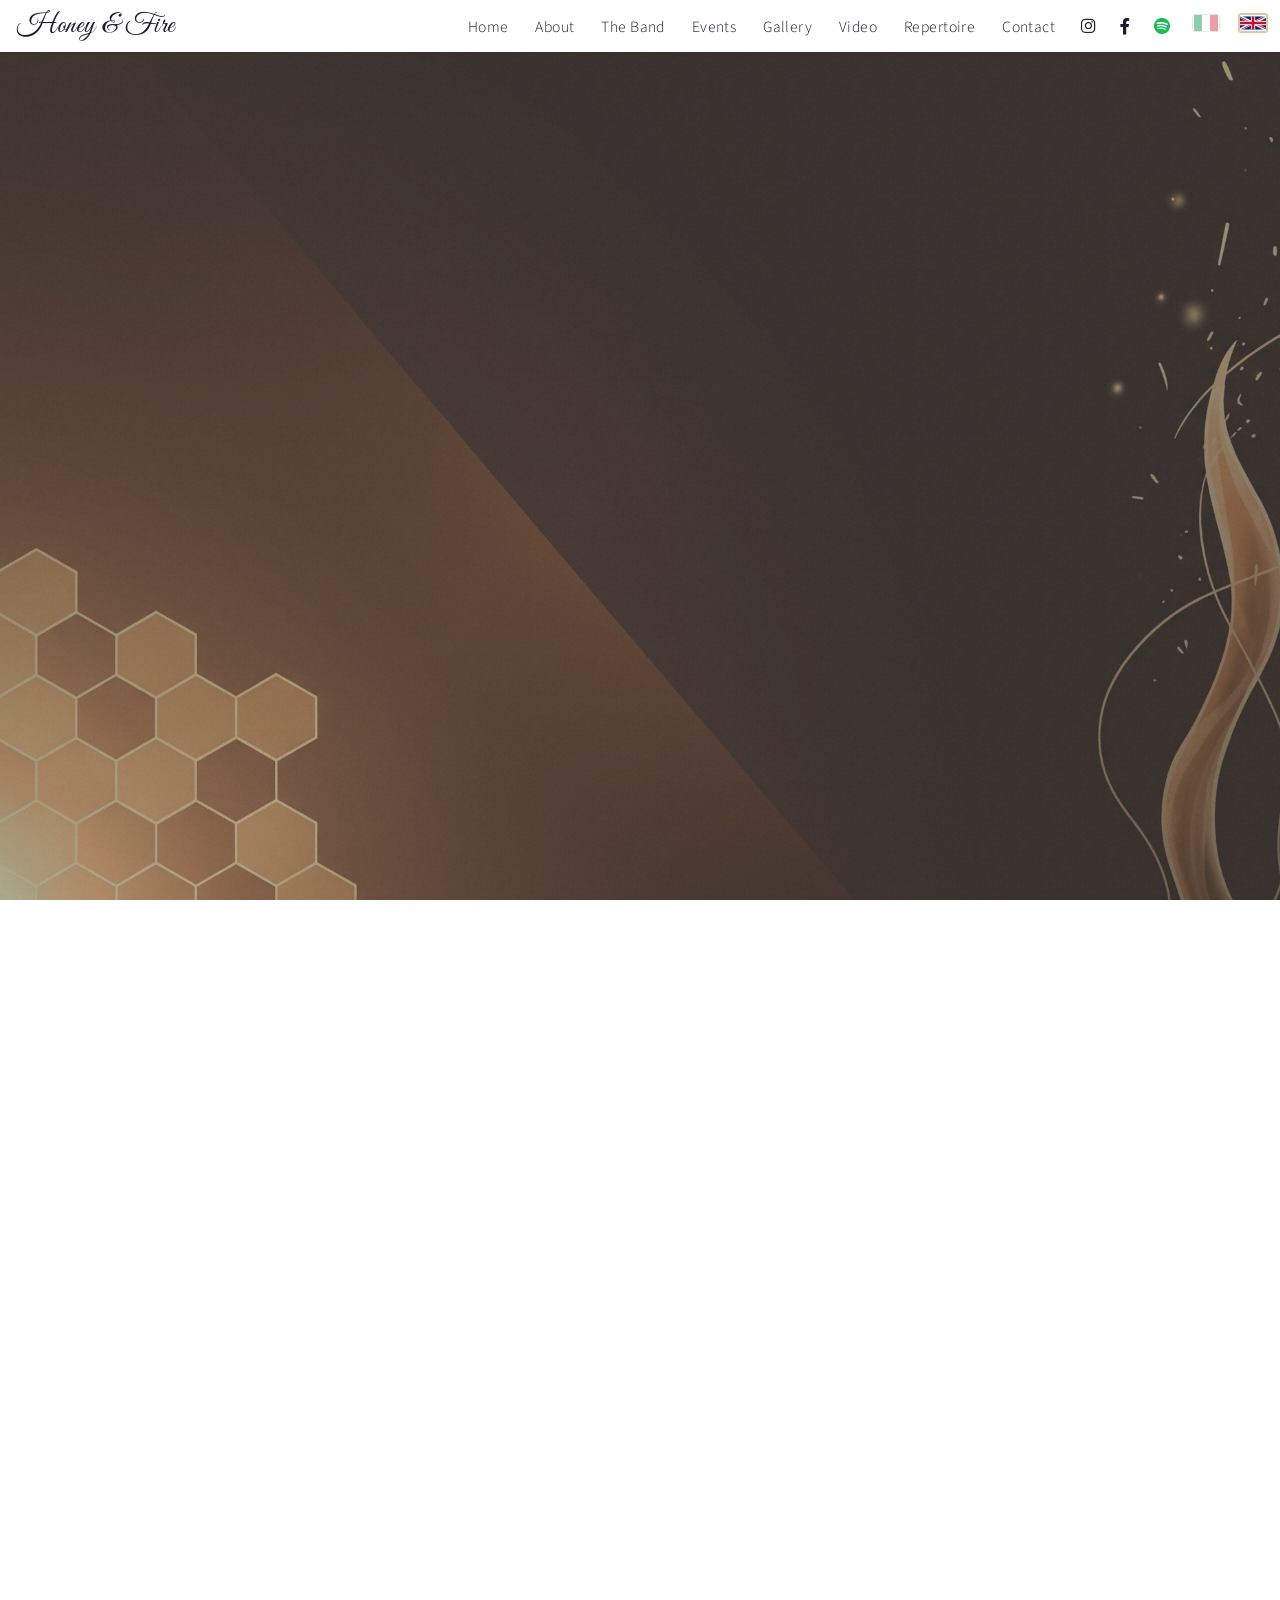
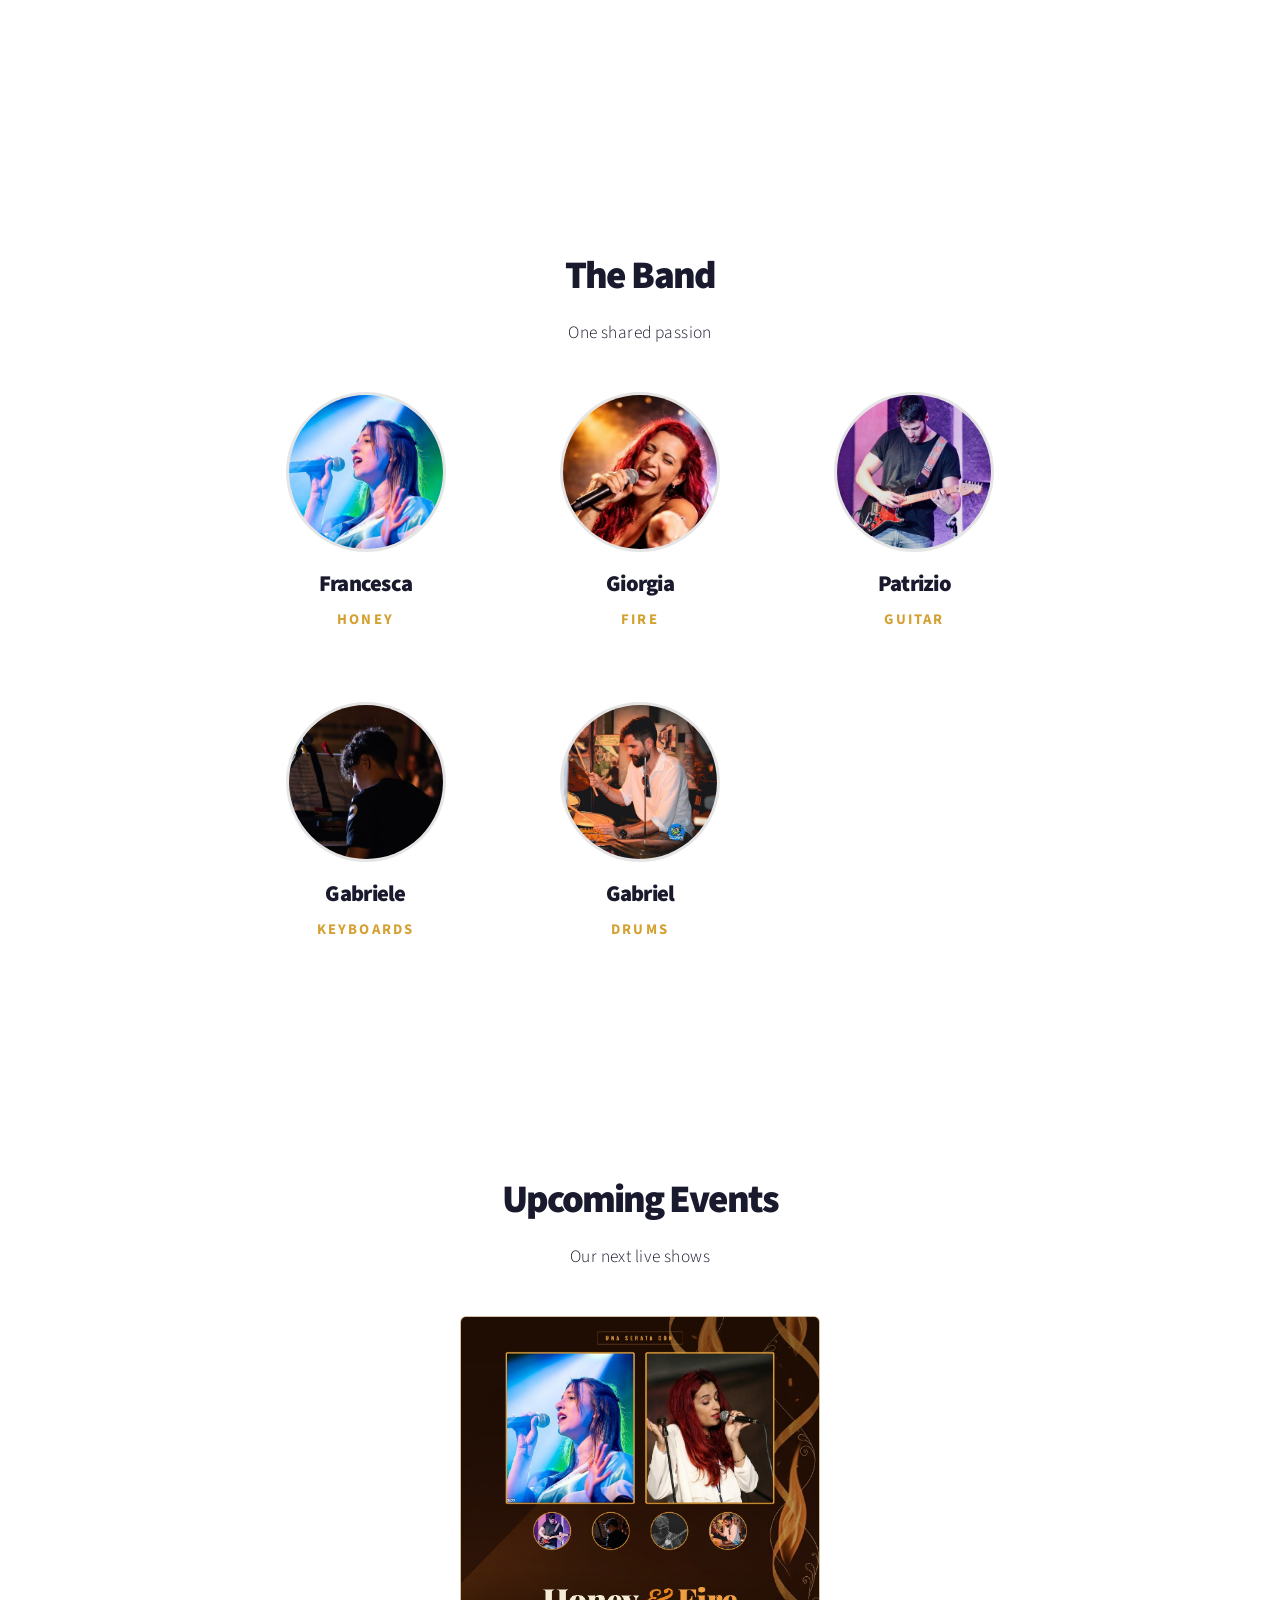
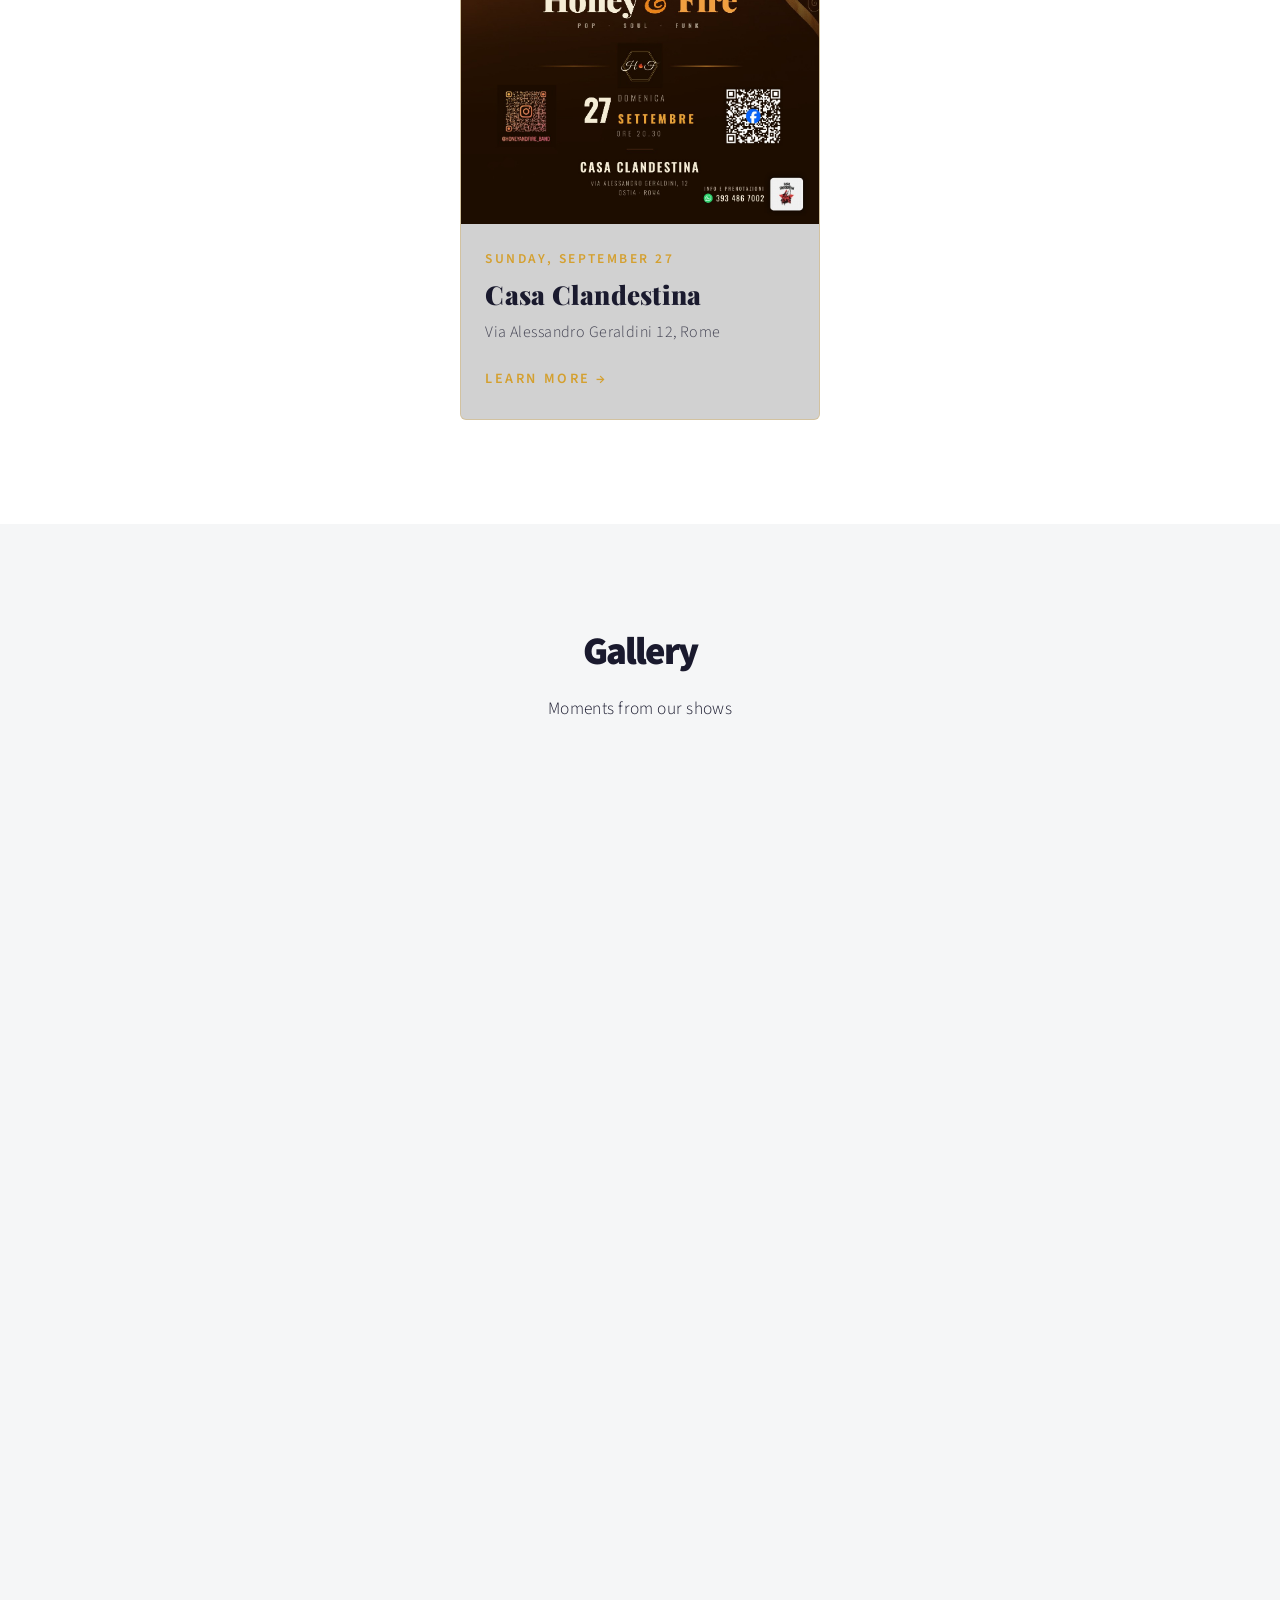
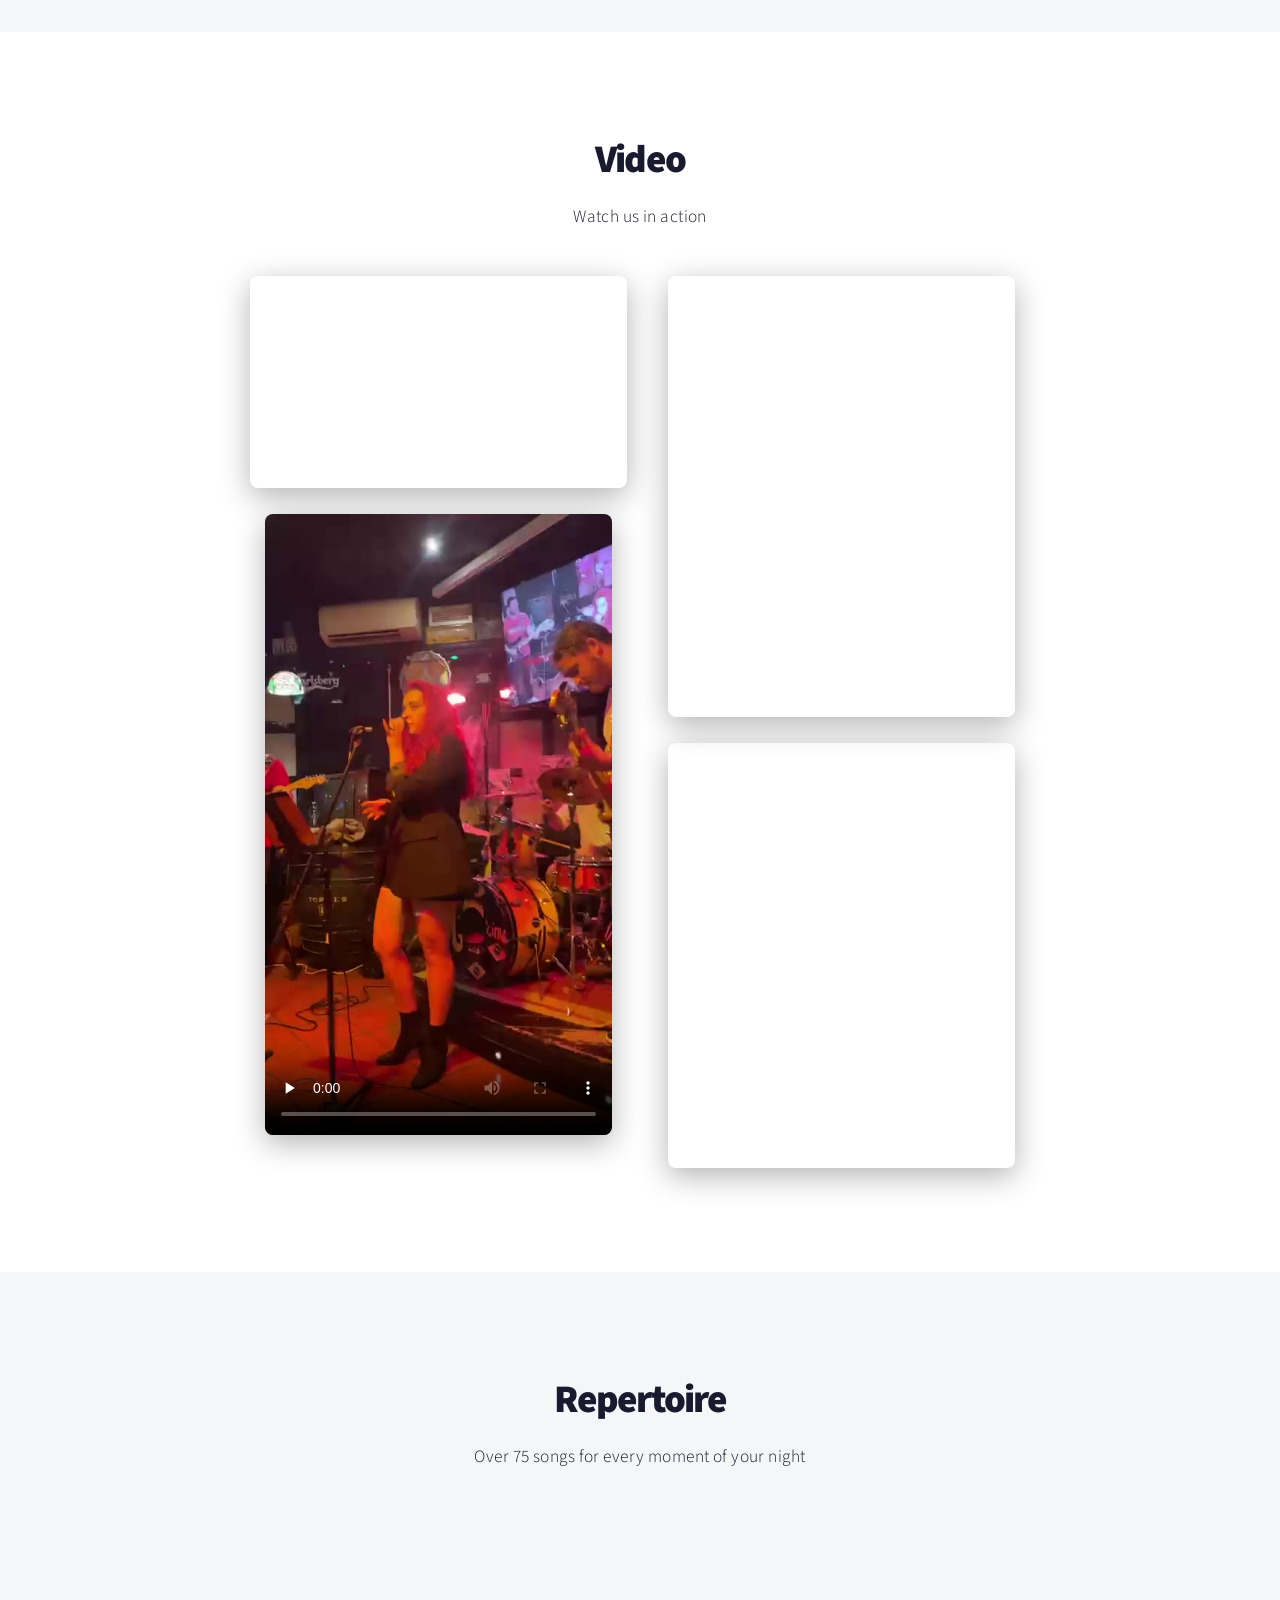
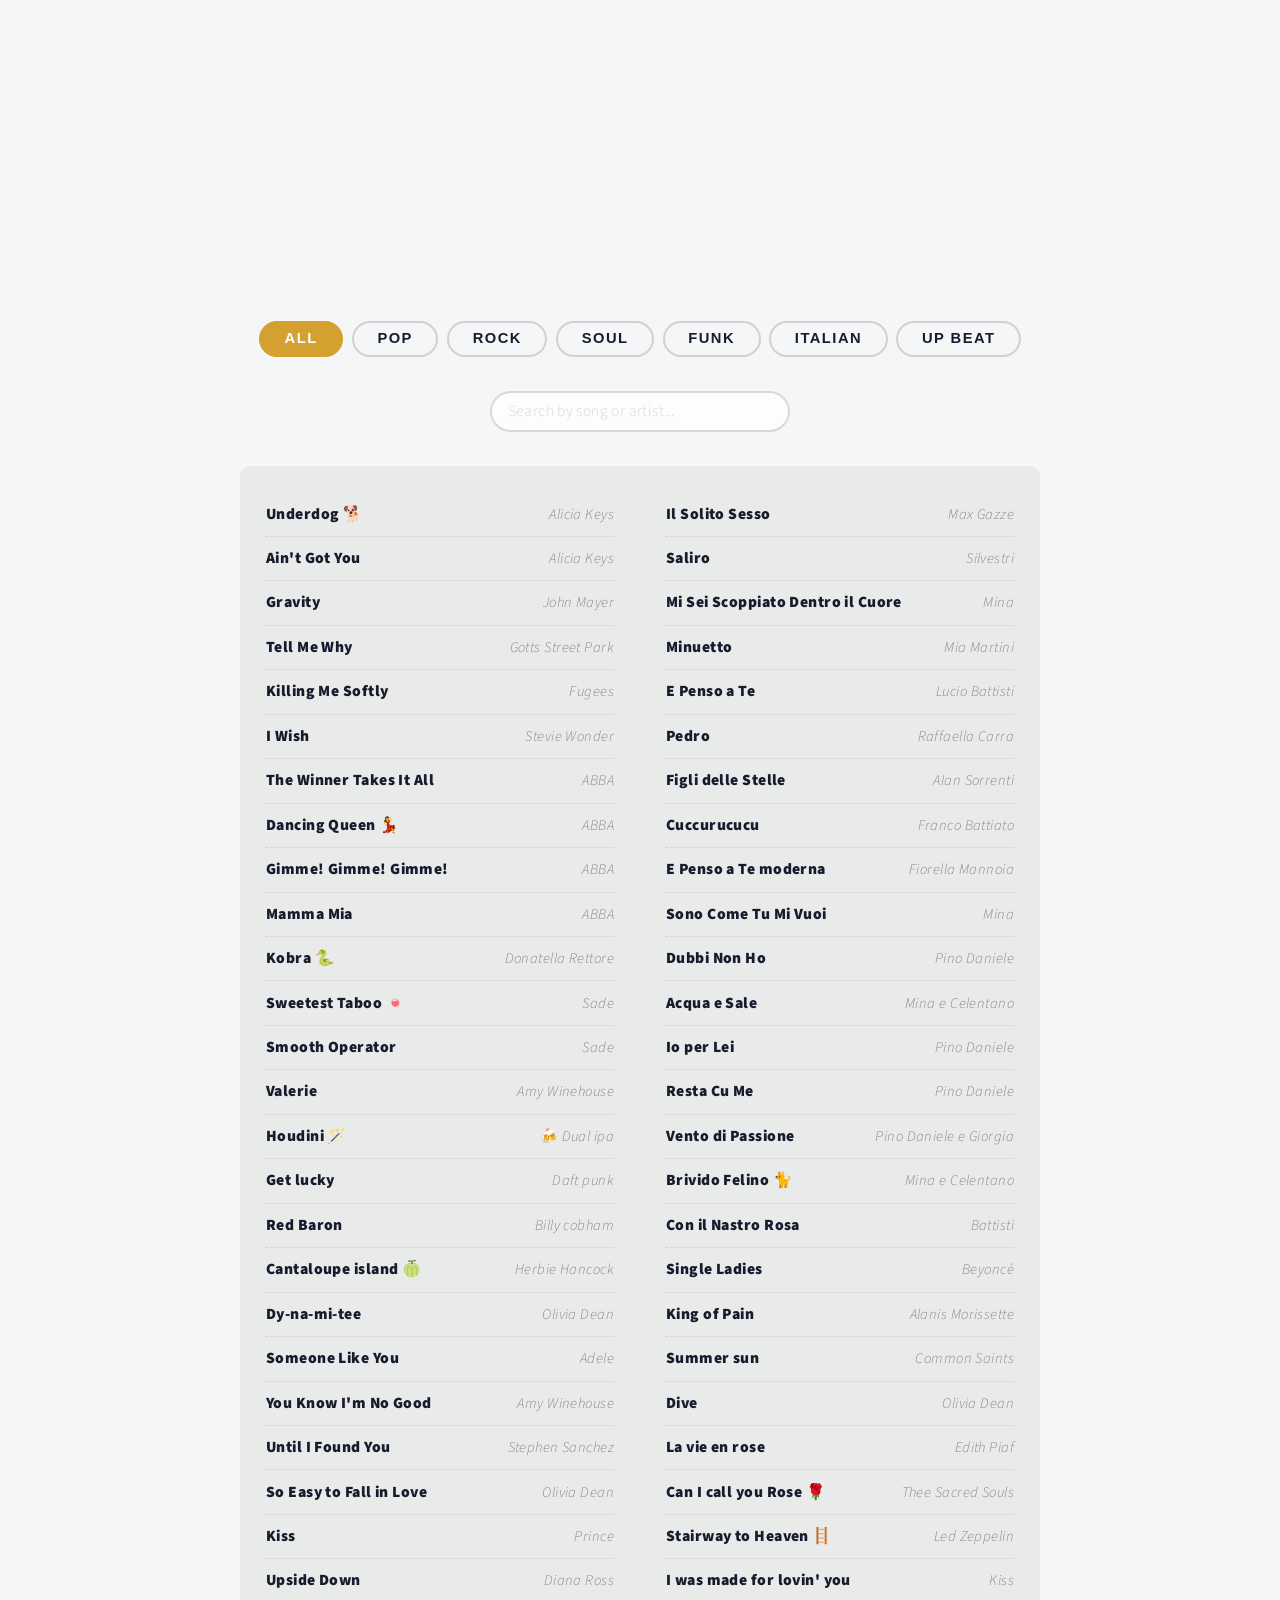
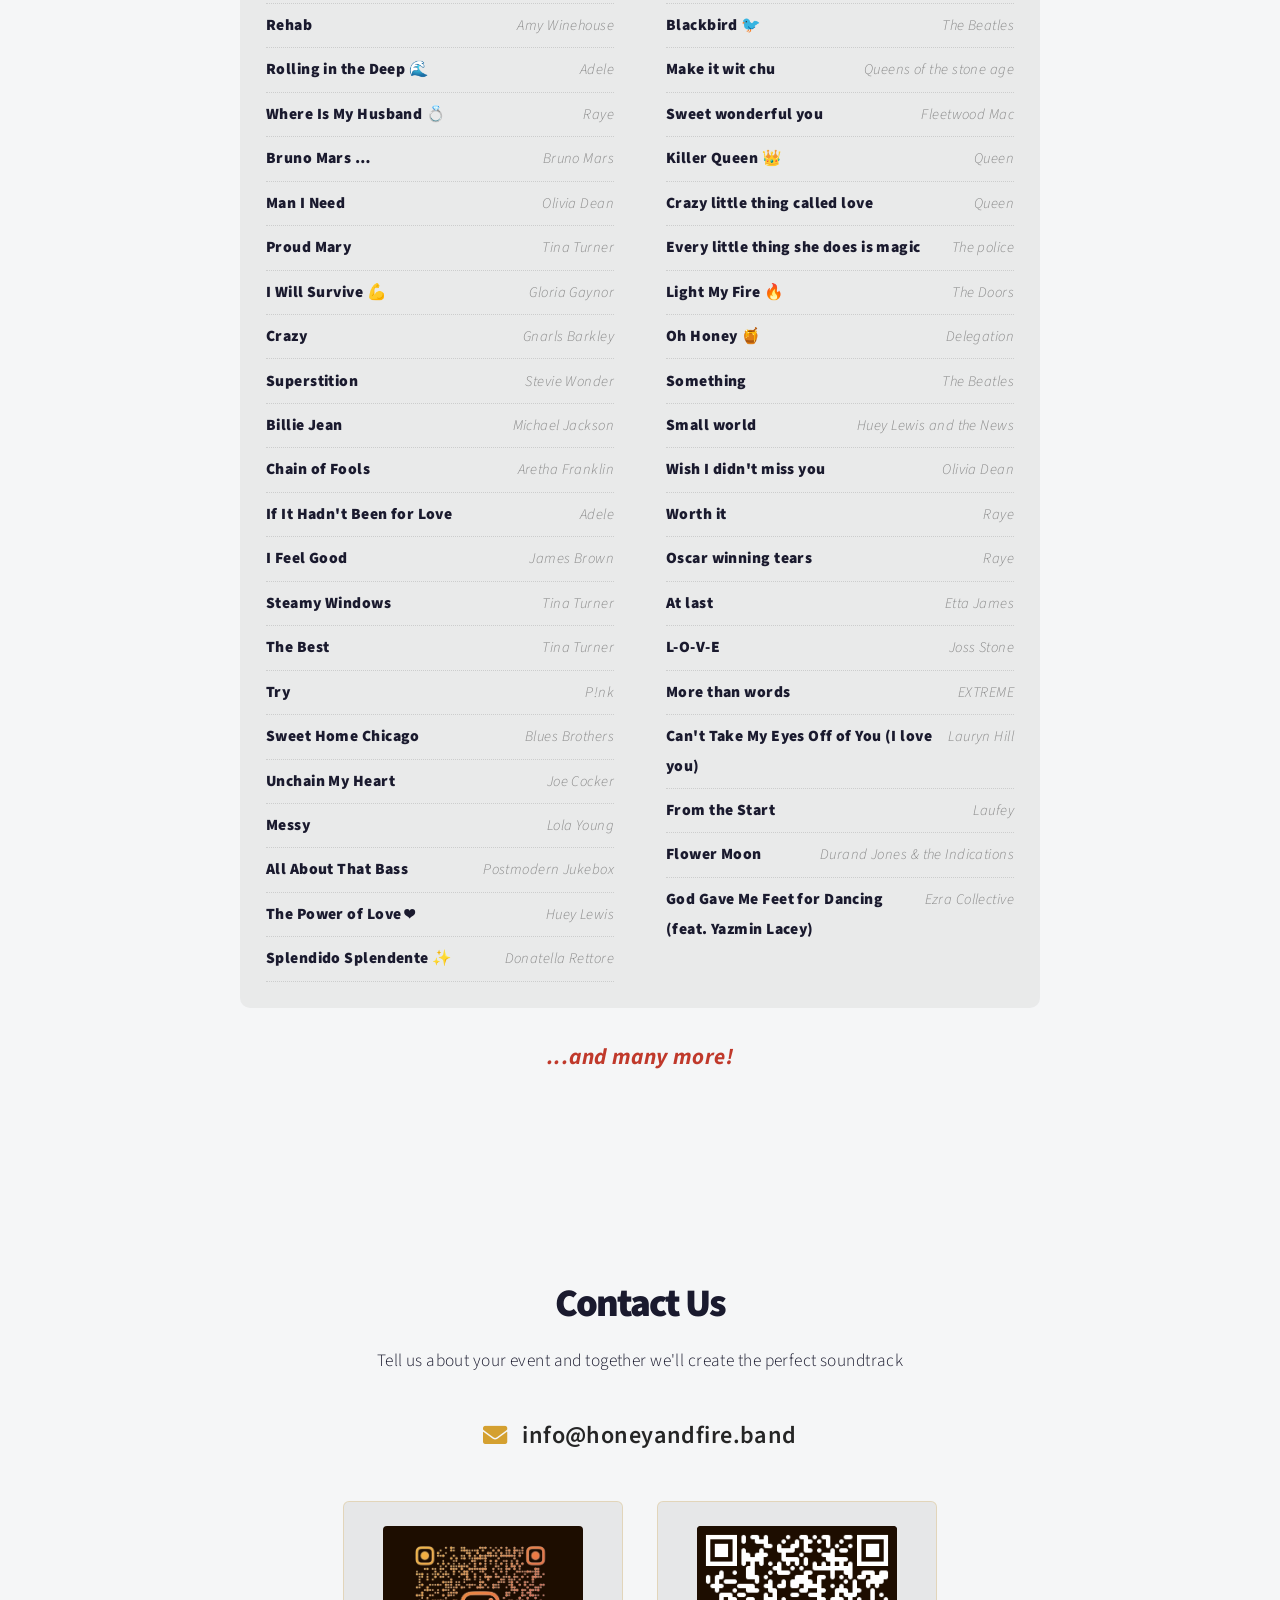
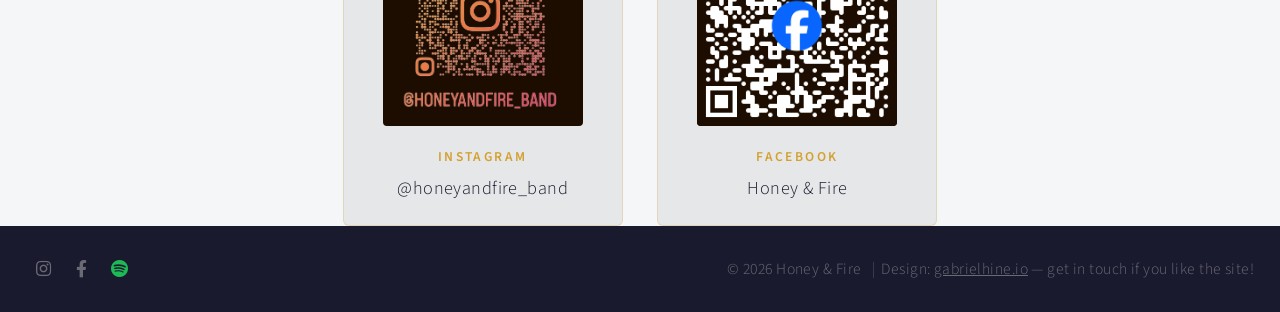
<file: en/index.html>
<!DOCTYPE HTML>
<!--
	Based on Big Picture by HTML5 UP
	html5up.net | @ajlkn
	Free for personal and commercial use under the CCA 3.0 license (html5up.net/license)
-->
<html lang="en">
	<head>
		<title>Honey & Fire — Live Music</title>
		<meta charset="utf-8" />
		<meta name="viewport" content="width=device-width, initial-scale=1, user-scalable=no" />
		<meta name="description" content="Honey & Fire — Live music band for weddings, private events and unforgettable nights. Soul, pop, funk, rock and Italian classics." />
		<link rel="canonical" href="https://www.honeyandfire.band/en/" />
		<link rel="alternate" hreflang="it" href="https://www.honeyandfire.band/" />
		<link rel="alternate" hreflang="en" href="https://www.honeyandfire.band/en/" />
		<link rel="alternate" hreflang="x-default" href="https://www.honeyandfire.band/" />
		<meta property="og:title" content="Honey & Fire — Live Music" />
		<meta property="og:description" content="Live music band for weddings, private events and unforgettable nights." />
		<meta property="og:type" content="website" />
		<meta property="og:url" content="https://www.honeyandfire.band/en/" />
		<meta property="og:image" content="https://www.honeyandfire.band/images/logo-dark.png" />
		<meta name="twitter:card" content="summary_large_image" />
		<link rel="stylesheet" href="../assets/css/main.css?v=e766789" />
		<link rel="stylesheet" href="../assets/css/custom.css?v=e766789" />
		<noscript><link rel="stylesheet" href="../assets/css/noscript.css?v=e766789" /></noscript>
	</head>
	<body class="is-preload">

		<!-- Header -->
			<header id="header">
				<h1><a href="#hero">Honey &amp; Fire</a></h1>
				<button id="menu-toggle" aria-label="Apri menu" aria-expanded="false">
					<span></span><span></span><span></span>
				</button>
				<nav>
					<ul>
						<li><a href="#hero">Home</a></li>
						<li><a href="#chi-siamo">About</a></li>
						<li><a href="#la-band">The Band</a></li>
						<li><a href="#eventi">Events</a></li>
						<li><a href="#galleria">Gallery</a></li>
						<li><a href="#video">Video</a></li>
						<li><a href="#repertorio">Repertoire</a></li>
						<li><a href="#contatti">Contact</a></li>
					<li class="nav-icon"><a href="https://www.instagram.com/honeyandfire_band" target="_blank" rel="noopener" class="icon brands fa-instagram" aria-label="Instagram"><span class="label">Instagram</span></a></li>
					<li class="nav-icon"><a href="https://www.facebook.com/share/1Ax3o1t19K/?mibextid=wwXIfr" target="_blank" rel="noopener" class="icon brands fa-facebook-f" aria-label="Facebook"><span class="label">Facebook</span></a></li>
					<li class="nav-icon"><a href="https://open.spotify.com/playlist/1d2b5RRSwsRkZaJKnYpurO" target="_blank" rel="noopener" class="icon brands fa-spotify" aria-label="Spotify"><span class="label">Spotify</span></a></li>
						<li class="nav-lang">
							<a href="/" hreflang="it" aria-label="Italiano">
								<svg viewBox="0 0 3 2" xmlns="http://www.w3.org/2000/svg" aria-hidden="true">
									<rect width="1" height="2" fill="#009246"/>
									<rect x="1" width="1" height="2" fill="#fff"/>
									<rect x="2" width="1" height="2" fill="#CE2B37"/>
								</svg>
							</a>
						</li>
						<li class="nav-lang nav-lang-active" aria-current="page">
							<a href="/en/" hreflang="en" aria-label="English">
								<svg viewBox="0 0 60 30" xmlns="http://www.w3.org/2000/svg" aria-hidden="true">
									<clipPath id="uk-clip-en"><path d="M30,15 h30 v15 z v15 h-30 z h-30 v-15 z v-15 h30 z"/></clipPath>
									<rect width="60" height="30" fill="#012169"/>
									<path d="M0,0 L60,30 M60,0 L0,30" stroke="#fff" stroke-width="6"/>
									<path d="M0,0 L60,30 M60,0 L0,30" clip-path="url(#uk-clip-en)" stroke="#C8102E" stroke-width="4"/>
									<path d="M30,0 v30 M0,15 h60" stroke="#fff" stroke-width="10"/>
									<path d="M30,0 v30 M0,15 h60" stroke="#C8102E" stroke-width="6"/>
								</svg>
							</a>
						</li>
				</ul>
				</nav>
			</header>

		<!-- Hero -->
			<section id="hero" class="main style1 dark fullscreen">
				<div class="content">
					<header>
						<h2>Honey <span class="amp">&amp;</span> Fire</h2>
					</header>
					<p>Live music for weddings, private events <br />and unforgettable nights</p>
					<footer>
						<a href="#chi-siamo" class="button style2 down">Discover</a>
					</footer>
				</div>
			</section>

		<!-- About Us -->
			<section id="chi-siamo" class="main style2 right dark fullscreen">
				<div class="content box style2">
					<header>
						<h2>About Us</h2>
					</header>
					<p><strong>Honey &amp; Fire</strong> is a six-piece band that brings
					energy and passion to every event. Two extraordinary female vocalists &mdash;
					<em>Honey</em> and <em>Fire</em> &mdash; backed by bass, guitar,
					keyboards and drums.</p>
					<p>From elegant weddings to private parties, from corporate events
					to club nights: our repertoire spans soul to pop, funk to rock,
					Italian classics to international hits, plus a few off-the-beaten-path gems.</p>
					<p>Every performance is a tailored musical journey to make your
					event unique and unforgettable.</p>
				</div>
				<a href="#la-band" class="button style2 down anchored">Next</a>
			</section>

		<!-- The Band -->
			<section id="la-band" class="main style3 primary">
				<div class="content">
					<header>
						<h2>The Band</h2>
						<p>One shared passion</p>
					</header>
					<div class="members-grid">
						<div class="member">
							<div class="member-photo">
								<img src="../images/members/honey.jpg?v=e766789" alt="Honey" />
							</div>
							<h3>Francesca</h3>
							<p class="member-role">Honey</p>
							<p class="member-bio"><!-- PLACEHOLDER: Bio di Honey --></p>
						</div>
						<div class="member">
							<div class="member-photo">
								<img src="../images/members/fire.jpg?v=e766789" alt="Fire" />
							</div>
							<h3>Giorgia</h3>
							<p class="member-role">Fire</p>
							<p class="member-bio"><!-- PLACEHOLDER: Bio di Fire --></p>
						</div>
						<div class="member">
							<div class="member-photo">
								<img src="../images/members/guitar.jpg?v=e766789" alt="Chitarra" />
							</div>
							<h3>Patrizio</h3>
							<p class="member-role">Guitar</p>
							<p class="member-bio"><!-- PLACEHOLDER: Bio --></p>
						</div>
						<div class="member">
							<div class="member-photo">
								<img src="../images/members/gabriele.jpg?v=e766789" alt="Gabriele" />
							</div>
							<h3>Gabriele</h3>
							<p class="member-role">Keyboards</p>
							<p class="member-bio"></p>
						</div>
						<div class="member">
							<div class="member-photo">
								<img src="../images/members/gabriel.jpg?v=e766789" alt="Gabriel" />
							</div>
							<h3>Gabriel</h3>
							<p class="member-role">Drums</p>
							<p class="member-bio"></p>
						</div>
					</div>
				</div>
			</section>

		<!-- Upcoming Events -->
			<section id="eventi" class="main style3 primary">
				<div class="content">
					<header>
						<h2>Upcoming Events</h2>
						<p>Our next live shows</p>
					</header>
					<div class="events-grid">
						<a class="event-card" href="../locandina-260927.html">
							<div class="event-card-img">
								<img src="../images/locandina-260927-preview.jpg?v=e766789" alt="Honey & Fire — Live a Casa Clandestina, 27 Settembre" loading="lazy" />
							</div>
							<div class="event-card-info">
								<span class="event-card-date">Sunday, September 27</span>
								<h3>Casa Clandestina</h3>
								<p class="event-card-meta">Via Alessandro Geraldini 12, Rome</p>
								<span class="event-card-cta">Learn more &rarr;</span>
							</div>
						</a>
					</div>
				</div>
			</section>

		<!-- Gallery -->
			<section id="galleria" class="main style3 secondary">
				<div class="content">
					<header>
						<h2>Gallery</h2>
						<p>Moments from our shows</p>
					</header>

					<!-- Gallery -->
						<div class="gallery">
							<article class="from-left">
								<a href="../images/fulls/07.jpg?v=e766789" class="image fit"><img src="../images/thumbs/07.jpg?v=e766789" title="Honey live @ Cross Roads" alt="" /></a>
							</article>
							<article class="from-right">
								<a href="../images/fulls/02.jpg?v=e766789" class="image fit"><img src="../images/thumbs/02.jpg?v=e766789" title="Gabriele" alt="" /></a>
							</article>
							<article class="from-left">
								<a href="../images/fulls/09.jpg?v=e766789" class="image fit"><img src="../images/thumbs/09.jpg?v=e766789" title="FIRE" alt="" /></a>
							</article>
							<article class="from-right">
								<a href="../images/fulls/10.jpg?v=e766789" class="image fit"><img src="../images/thumbs/10.jpg?v=e766789" title="FIRE" alt="" /></a>
							</article>
							<article class="from-left">
								<a href="../images/fulls/11.jpg?v=e766789" class="image fit"><img src="../images/thumbs/11.jpg?v=e766789" title="Patrizio" alt="" /></a>
							</article>
							<article class="from-right">
								<a href="../images/fulls/12.jpg?v=e766789" class="image fit"><img src="../images/thumbs/12.jpg?v=e766789" title="Gabriel live @ Stazione Birra" alt="" /></a>
							</article>
							<article class="from-right">
								<a href="../images/fulls/01.jpg?v=e766789" class="image fit"><img src="../images/thumbs/01.jpg?v=e766789" title="Valerio" alt="" /></a>
							</article>
							<article class="from-left">
								<a href="../images/fulls/08.jpg?v=e766789" class="image fit"><img src="../images/thumbs/08.jpg?v=e766789" title="Honey live @ Cross Roads" alt="" /></a>
							</article>
							<article class="from-right">
								<a href="../images/fulls/13.jpg?v=e766789" class="image fit"><img src="../images/thumbs/13.jpg?v=e766789" title="Gabriel live @ Clown Pub" alt="" /></a>
							</article>
							</div>

				</div>
			</section>

		<!-- Video -->
			<section id="video" class="main style3 primary">
				<div class="content">
					<header>
						<h2>Video</h2>
						<p>Watch us in action</p>
					</header>
					<div class="video-grid">
						<div class="video-col">
							<div class="video-container">
								<iframe src="https://www.youtube.com/embed/C0jmv3QkF7w" title="Honey&amp;Fire - Killing Me Softly, Fugees cover" loading="lazy" allow="accelerometer; autoplay; clipboard-write; encrypted-media; gyroscope; picture-in-picture" allowfullscreen></iframe>
							</div>
							<div class="video-container portrait" style="aspect-ratio: 464 / 832;">
								<video controls preload="none" playsinline poster="../videos/if-aint-got-you.jpg" title="Honey&amp;Fire - If Ain't Got You, Alicia Keys cover">
									<source src="../videos/if-aint-got-you.mp4" type="video/mp4">
								</video>
							</div>
						</div>
						<div class="video-col">
							<div class="video-container portrait" style="aspect-ratio: 478 / 608;">
								<iframe src="https://www.youtube.com/embed/WW2Yu14nhVM" title="Honey&amp;Fire - Kobra, Donatella Rettore cover" loading="lazy" allow="accelerometer; autoplay; clipboard-write; encrypted-media; gyroscope; picture-in-picture" allowfullscreen></iframe>
							</div>
							<div class="video-container portrait" style="aspect-ratio: 476 / 584;">
								<iframe src="https://www.youtube.com/embed/gq5Wji12cO8" title="Honey&amp;Fire - Houdini, Dua Lipa cover" loading="lazy" allow="accelerometer; autoplay; clipboard-write; encrypted-media; gyroscope; picture-in-picture" allowfullscreen></iframe>
							</div>
						</div>
					</div>
				</div>
			</section>


		<!-- Repertoire -->
			<section id="repertorio" class="main style3 secondary">
				<div class="content">
					<header>
						<h2>Repertoire</h2>
						<p>Over 75 songs for every moment of your night</p>
					</header>

					<div class="spotify-embed">
						<iframe
							src="https://open.spotify.com/embed/playlist/1d2b5RRSwsRkZaJKnYpurO?utm_source=generator&theme=0&refresh=20260527"
							width="100%"
							height="352"
							frameborder="0"
							allowfullscreen=""
							allow="autoplay; clipboard-write; encrypted-media; fullscreen; picture-in-picture"
							loading="lazy">
						</iframe>
					</div>

					<div class="repertorio-tabs">
						<button class="tab active" data-category="all">All</button>
						<button class="tab" data-category="pop">Pop</button>
						<button class="tab" data-category="rock">Rock</button>
						<button class="tab" data-category="soul">Soul</button>
						<button class="tab" data-category="funk">Funk</button>
						<button class="tab" data-category="italiano">Italian</button>
						<button class="tab" data-category="up-beat">Up Beat</button>
					</div>

					<div class="repertorio-search">
						<input type="text" id="repertorio-search" placeholder="Search by song or artist..." autocomplete="off" />
						<span class="search-stat"></span>
					</div>

					<div class="repertorio-grid">
						<div class="repertorio-all">
							<ul class="song-list song-list-all">
								<li><span class="song-title">Underdog 🐕</span><span class="song-artist">Alicia Keys</span></li>
								<li><span class="song-title">Ain't Got You</span><span class="song-artist">Alicia Keys</span></li>
								<li><span class="song-title">Gravity</span><span class="song-artist">John Mayer</span></li>
								<li><span class="song-title">Tell Me Why</span><span class="song-artist">Gotts Street Park</span></li>
								<li><span class="song-title">Killing Me Softly</span><span class="song-artist">Fugees</span></li>
								<li><span class="song-title">I Wish</span><span class="song-artist">Stevie Wonder</span></li>
								<li><span class="song-title">The Winner Takes It All</span><span class="song-artist">ABBA</span></li>
								<li><span class="song-title">Dancing Queen 💃</span><span class="song-artist">ABBA</span></li>
								<li><span class="song-title">Gimme! Gimme! Gimme!</span><span class="song-artist">ABBA</span></li>
								<li><span class="song-title">Mamma Mia</span><span class="song-artist">ABBA</span></li>
								<li><span class="song-title">Kobra 🐍</span><span class="song-artist">Donatella Rettore</span></li>
								<li><span class="song-title">Sweetest Taboo 🍬</span><span class="song-artist">Sade</span></li>
								<li><span class="song-title">Smooth Operator</span><span class="song-artist">Sade</span></li>
								<li><span class="song-title">Valerie</span><span class="song-artist">Amy Winehouse</span></li>
								<li><span class="song-title">Houdini 🪄</span><span class="song-artist"><span class="emoji">🍻</span> Dual ipa</span></li>
								<li><span class="song-title">Get lucky</span><span class="song-artist">Daft punk</span></li>
								<li><span class="song-title">Red Baron</span><span class="song-artist">Billy cobham</span></li>
								<li><span class="song-title">Cantaloupe island 🍈</span><span class="song-artist">Herbie Hancock</span></li>
								<li><span class="song-title">Dy-na-mi-tee</span><span class="song-artist">Olivia Dean</span></li>
								<li><span class="song-title">Someone Like You</span><span class="song-artist">Adele</span></li>
								<li><span class="song-title">You Know I'm No Good</span><span class="song-artist">Amy Winehouse</span></li>
								<li><span class="song-title">Until I Found You</span><span class="song-artist">Stephen Sanchez</span></li>
								<li><span class="song-title">So Easy to Fall in Love</span><span class="song-artist">Olivia Dean</span></li>
								<li><span class="song-title">Kiss</span><span class="song-artist">Prince</span></li>
								<li><span class="song-title">Upside Down</span><span class="song-artist">Diana Ross</span></li>
								<li><span class="song-title">Rehab</span><span class="song-artist">Amy Winehouse</span></li>
								<li><span class="song-title">Rolling in the Deep 🌊</span><span class="song-artist">Adele</span></li>
								<li><span class="song-title">Where Is My Husband 💍</span><span class="song-artist">Raye</span></li>
								<li><span class="song-title">Bruno Mars …</span><span class="song-artist">Bruno Mars</span></li>
								<li><span class="song-title">Man I Need</span><span class="song-artist">Olivia Dean</span></li>
								<li><span class="song-title">Proud Mary</span><span class="song-artist">Tina Turner</span></li>
								<li><span class="song-title">I Will Survive 💪</span><span class="song-artist">Gloria Gaynor</span></li>
								<li><span class="song-title">Crazy</span><span class="song-artist">Gnarls Barkley</span></li>
								<li><span class="song-title">Superstition</span><span class="song-artist">Stevie Wonder</span></li>
								<li><span class="song-title">Billie Jean</span><span class="song-artist">Michael Jackson</span></li>
								<li><span class="song-title">Chain of Fools</span><span class="song-artist">Aretha Franklin</span></li>
								<li><span class="song-title">If It Hadn't Been for Love</span><span class="song-artist">Adele</span></li>
								<li><span class="song-title">I Feel Good</span><span class="song-artist">James Brown</span></li>
								<li><span class="song-title">Steamy Windows</span><span class="song-artist">Tina Turner</span></li>
								<li><span class="song-title">The Best</span><span class="song-artist">Tina Turner</span></li>
								<li><span class="song-title">Try</span><span class="song-artist">P!nk</span></li>
								<li><span class="song-title">Sweet Home Chicago</span><span class="song-artist">Blues Brothers</span></li>
								<li><span class="song-title">Unchain My Heart</span><span class="song-artist">Joe Cocker</span></li>
								<li><span class="song-title">Messy</span><span class="song-artist">Lola Young</span></li>
								<li><span class="song-title">All About That Bass</span><span class="song-artist">Postmodern Jukebox</span></li>
								<li><span class="song-title">The Power of Love ❤️</span><span class="song-artist">Huey Lewis</span></li>
								<li><span class="song-title">Splendido Splendente ✨</span><span class="song-artist">Donatella Rettore</span></li>
								<li><span class="song-title">Il Solito Sesso</span><span class="song-artist">Max Gazze</span></li>
								<li><span class="song-title">Saliro</span><span class="song-artist">Silvestri</span></li>
								<li><span class="song-title">Mi Sei Scoppiato Dentro il Cuore</span><span class="song-artist">Mina</span></li>
								<li><span class="song-title">Minuetto</span><span class="song-artist">Mia Martini</span></li>
								<li><span class="song-title">E Penso a Te</span><span class="song-artist">Lucio Battisti</span></li>
								<li><span class="song-title">Pedro</span><span class="song-artist">Raffaella Carra</span></li>
								<li><span class="song-title">Figli delle Stelle</span><span class="song-artist">Alan Sorrenti</span></li>
								<li><span class="song-title">Cuccurucucu</span><span class="song-artist">Franco Battiato</span></li>
								<li><span class="song-title">E Penso a Te moderna</span><span class="song-artist">Fiorella Mannoia</span></li>
								<li><span class="song-title">Sono Come Tu Mi Vuoi</span><span class="song-artist">Mina</span></li>
								<li><span class="song-title">Dubbi Non Ho</span><span class="song-artist">Pino Daniele</span></li>
								<li><span class="song-title">Acqua e Sale</span><span class="song-artist">Mina e Celentano</span></li>
								<li><span class="song-title">Io per Lei</span><span class="song-artist">Pino Daniele</span></li>
								<li><span class="song-title">Resta Cu Me</span><span class="song-artist">Pino Daniele</span></li>
								<li><span class="song-title">Vento di Passione</span><span class="song-artist">Pino Daniele e Giorgia</span></li>
								<li><span class="song-title">Brivido Felino 🐈</span><span class="song-artist">Mina e Celentano</span></li>
								<li><span class="song-title">Con il Nastro Rosa</span><span class="song-artist">Battisti</span></li>
								<li><span class="song-title">Single Ladies</span><span class="song-artist">Beyoncé</span></li>
								<li><span class="song-title">King of Pain</span><span class="song-artist">Alanis Morissette</span></li>
								<li><span class="song-title">Summer sun</span><span class="song-artist">Common Saints</span></li>
								<li><span class="song-title">Dive</span><span class="song-artist">Olivia Dean</span></li>
								<li><span class="song-title">La vie en rose</span><span class="song-artist">Edith Piaf</span></li>
								<li><span class="song-title">Can I call you Rose 🌹</span><span class="song-artist">Thee Sacred Souls</span></li>
								<li><span class="song-title">Stairway to Heaven 🪜</span><span class="song-artist">Led Zeppelin</span></li>
								<li><span class="song-title">I was made for lovin' you</span><span class="song-artist">Kiss</span></li>
								<li><span class="song-title">Blackbird 🐦</span><span class="song-artist">The Beatles</span></li>
								<li><span class="song-title">Make it wit chu</span><span class="song-artist">Queens of the stone age</span></li>
								<li><span class="song-title">Sweet wonderful you</span><span class="song-artist">Fleetwood Mac</span></li>
								<li><span class="song-title">Killer Queen 👑</span><span class="song-artist">Queen</span></li>
								<li><span class="song-title">Crazy little thing called love</span><span class="song-artist">Queen</span></li>
								<li><span class="song-title">Every little thing she does is magic</span><span class="song-artist">The police</span></li>
								<li><span class="song-title">Light My Fire 🔥</span><span class="song-artist">The Doors</span></li>
								<li><span class="song-title">Oh Honey 🍯</span><span class="song-artist">Delegation</span></li>
								<li><span class="song-title">Something</span><span class="song-artist">The Beatles</span></li>
								<li><span class="song-title">Small world</span><span class="song-artist">Huey Lewis and the News</span></li>
								<li><span class="song-title">Wish I didn't miss you</span><span class="song-artist">Olivia Dean</span></li>
								<li><span class="song-title">Worth it</span><span class="song-artist">Raye</span></li>
								<li><span class="song-title">Oscar winning tears</span><span class="song-artist">Raye</span></li>
								<li><span class="song-title">At last</span><span class="song-artist">Etta James</span></li>
								<li><span class="song-title">L-O-V-E</span><span class="song-artist">Joss Stone</span></li>
								<li><span class="song-title">More than words</span><span class="song-artist">EXTREME</span></li>
								<li><span class="song-title">Can't Take My Eyes Off of You (I love you)</span><span class="song-artist">Lauryn Hill</span></li>
								<li><span class="song-title">From the Start</span><span class="song-artist">Laufey</span></li>
								<li><span class="song-title">Flower Moon</span><span class="song-artist">Durand Jones &amp; the Indications</span></li>
								<li><span class="song-title">God Gave Me Feet for Dancing (feat. Yazmin Lacey)</span><span class="song-artist">Ezra Collective</span></li>
							</ul>
						</div>

						<div class="repertorio-category" data-category="pop">
							<div class="category-header">
								<h3>Pop</h3>
								<span class="song-count">57 brani</span>
							</div>
							<ul class="song-list">
								<li><span class="song-title">Underdog 🐕</span><span class="song-artist">Alicia Keys</span></li>
								<li><span class="song-title">Gravity</span><span class="song-artist">John Mayer</span></li>
								<li><span class="song-title">Killing Me Softly</span><span class="song-artist">Fugees</span></li>
								<li><span class="song-title">The Winner Takes It All</span><span class="song-artist">ABBA</span></li>
								<li><span class="song-title">Dancing Queen 💃</span><span class="song-artist">ABBA</span></li>
								<li><span class="song-title">Gimme! Gimme! Gimme!</span><span class="song-artist">ABBA</span></li>
								<li><span class="song-title">Mamma Mia</span><span class="song-artist">ABBA</span></li>
								<li><span class="song-title">Kobra 🐍</span><span class="song-artist">Donatella Rettore</span></li>
								<li><span class="song-title">Smooth Operator</span><span class="song-artist">Sade</span></li>
								<li><span class="song-title">Valerie</span><span class="song-artist">Amy Winehouse</span></li>
								<li><span class="song-title">Houdini 🪄</span><span class="song-artist"><span class="emoji">🍻</span> Dual ipa</span></li>
								<li><span class="song-title">Get lucky</span><span class="song-artist">Daft punk</span></li>
								<li><span class="song-title">Dy-na-mi-tee</span><span class="song-artist">Olivia Dean</span></li>
								<li><span class="song-title">Someone Like You</span><span class="song-artist">Adele</span></li>
								<li><span class="song-title">Until I Found You</span><span class="song-artist">Stephen Sanchez</span></li>
								<li><span class="song-title">So Easy to Fall in Love</span><span class="song-artist">Olivia Dean</span></li>
								<li><span class="song-title">Rolling in the Deep 🌊</span><span class="song-artist">Adele</span></li>
								<li><span class="song-title">Where Is My Husband 💍</span><span class="song-artist">Raye</span></li>
								<li><span class="song-title">Bruno Mars …</span><span class="song-artist">Bruno Mars</span></li>
								<li><span class="song-title">Man I Need</span><span class="song-artist">Olivia Dean</span></li>
								<li><span class="song-title">I Will Survive 💪</span><span class="song-artist">Gloria Gaynor</span></li>
								<li><span class="song-title">Crazy</span><span class="song-artist">Gnarls Barkley</span></li>
								<li><span class="song-title">Billie Jean</span><span class="song-artist">Michael Jackson</span></li>
								<li><span class="song-title">If It Hadn't Been for Love</span><span class="song-artist">Adele</span></li>
								<li><span class="song-title">The Best</span><span class="song-artist">Tina Turner</span></li>
								<li><span class="song-title">Try</span><span class="song-artist">P!nk</span></li>
								<li><span class="song-title">Messy</span><span class="song-artist">Lola Young</span></li>
								<li><span class="song-title">All About That Bass</span><span class="song-artist">Postmodern Jukebox</span></li>
								<li><span class="song-title">The Power of Love ❤️</span><span class="song-artist">Huey Lewis</span></li>
								<li><span class="song-title">Splendido Splendente ✨</span><span class="song-artist">Donatella Rettore</span></li>
								<li><span class="song-title">Il Solito Sesso</span><span class="song-artist">Max Gazze</span></li>
								<li><span class="song-title">Saliro</span><span class="song-artist">Silvestri</span></li>
								<li><span class="song-title">Mi Sei Scoppiato Dentro il Cuore</span><span class="song-artist">Mina</span></li>
								<li><span class="song-title">Minuetto</span><span class="song-artist">Mia Martini</span></li>
								<li><span class="song-title">E Penso a Te</span><span class="song-artist">Lucio Battisti</span></li>
								<li><span class="song-title">Pedro</span><span class="song-artist">Raffaella Carra</span></li>
								<li><span class="song-title">Figli delle Stelle</span><span class="song-artist">Alan Sorrenti</span></li>
								<li><span class="song-title">Cuccurucucu</span><span class="song-artist">Franco Battiato</span></li>
								<li><span class="song-title">E Penso a Te moderna</span><span class="song-artist">Fiorella Mannoia</span></li>
								<li><span class="song-title">Sono Come Tu Mi Vuoi</span><span class="song-artist">Mina</span></li>
								<li><span class="song-title">Acqua e Sale</span><span class="song-artist">Mina e Celentano</span></li>
								<li><span class="song-title">Brivido Felino 🐈</span><span class="song-artist">Mina e Celentano</span></li>
								<li><span class="song-title">Con il Nastro Rosa</span><span class="song-artist">Battisti</span></li>
								<li><span class="song-title">Single Ladies</span><span class="song-artist">Beyoncé</span></li>
								<li><span class="song-title">King of Pain</span><span class="song-artist">Alanis Morissette</span></li>
								<li><span class="song-title">Summer sun</span><span class="song-artist">Common Saints</span></li>
								<li><span class="song-title">Dive</span><span class="song-artist">Olivia Dean</span></li>
								<li><span class="song-title">La vie en rose</span><span class="song-artist">Edith Piaf</span></li>
								<li><span class="song-title">Blackbird 🐦</span><span class="song-artist">The Beatles</span></li>
								<li><span class="song-title">Sweet wonderful you</span><span class="song-artist">Fleetwood Mac</span></li>
								<li><span class="song-title">Killer Queen 👑</span><span class="song-artist">Queen</span></li>
								<li><span class="song-title">Every little thing she does is magic</span><span class="song-artist">The police</span></li>
								<li><span class="song-title">Something</span><span class="song-artist">The Beatles</span></li>
								<li><span class="song-title">Small world</span><span class="song-artist">Huey Lewis and the News</span></li>
								<li><span class="song-title">Worth it</span><span class="song-artist">Raye</span></li>
								<li><span class="song-title">Oscar winning tears</span><span class="song-artist">Raye</span></li>
								<li><span class="song-title">From the Start</span><span class="song-artist">Laufey</span></li>
							</ul>
						</div>

						<div class="repertorio-category" data-category="rock">
							<div class="category-header">
								<h3>Rock</h3>
								<span class="song-count">19 brani</span>
							</div>
							<ul class="song-list">
								<li><span class="song-title">Proud Mary</span><span class="song-artist">Tina Turner</span></li>
								<li><span class="song-title">Steamy Windows</span><span class="song-artist">Tina Turner</span></li>
								<li><span class="song-title">The Best</span><span class="song-artist">Tina Turner</span></li>
								<li><span class="song-title">Try</span><span class="song-artist">P!nk</span></li>
								<li><span class="song-title">Sweet Home Chicago</span><span class="song-artist">Blues Brothers</span></li>
								<li><span class="song-title">Unchain My Heart</span><span class="song-artist">Joe Cocker</span></li>
								<li><span class="song-title">The Power of Love ❤️</span><span class="song-artist">Huey Lewis</span></li>
								<li><span class="song-title">King of Pain</span><span class="song-artist">Alanis Morissette</span></li>
								<li><span class="song-title">Stairway to Heaven 🪜</span><span class="song-artist">Led Zeppelin</span></li>
								<li><span class="song-title">I was made for lovin' you</span><span class="song-artist">Kiss</span></li>
								<li><span class="song-title">Blackbird 🐦</span><span class="song-artist">The Beatles</span></li>
								<li><span class="song-title">Make it wit chu</span><span class="song-artist">Queens of the stone age</span></li>
								<li><span class="song-title">Sweet wonderful you</span><span class="song-artist">Fleetwood Mac</span></li>
								<li><span class="song-title">Killer Queen 👑</span><span class="song-artist">Queen</span></li>
								<li><span class="song-title">Crazy little thing called love</span><span class="song-artist">Queen</span></li>
								<li><span class="song-title">Every little thing she does is magic</span><span class="song-artist">The police</span></li>
								<li><span class="song-title">Light My Fire 🔥</span><span class="song-artist">The Doors</span></li>
								<li><span class="song-title">Something</span><span class="song-artist">The Beatles</span></li>
								<li><span class="song-title">Small world</span><span class="song-artist">Huey Lewis and the News</span></li>
							</ul>
						</div>

						<div class="repertorio-category" data-category="soul">
							<div class="category-header">
								<h3>Soul</h3>
								<span class="song-count">35 brani</span>
							</div>
							<ul class="song-list">
								<li><span class="song-title">Underdog 🐕</span><span class="song-artist">Alicia Keys</span></li>
								<li><span class="song-title">Ain't Got You</span><span class="song-artist">Alicia Keys</span></li>
								<li><span class="song-title">Gravity</span><span class="song-artist">John Mayer</span></li>
								<li><span class="song-title">Tell Me Why</span><span class="song-artist">Gotts Street Park</span></li>
								<li><span class="song-title">Killing Me Softly</span><span class="song-artist">Fugees</span></li>
								<li><span class="song-title">I Wish</span><span class="song-artist">Stevie Wonder</span></li>
								<li><span class="song-title">Sweetest Taboo 🍬</span><span class="song-artist">Sade</span></li>
								<li><span class="song-title">Smooth Operator</span><span class="song-artist">Sade</span></li>
								<li><span class="song-title">Valerie</span><span class="song-artist">Amy Winehouse</span></li>
								<li><span class="song-title">Cantaloupe island 🍈</span><span class="song-artist">Herbie Hancock</span></li>
								<li><span class="song-title">Dy-na-mi-tee</span><span class="song-artist">Olivia Dean</span></li>
								<li><span class="song-title">You Know I'm No Good</span><span class="song-artist">Amy Winehouse</span></li>
								<li><span class="song-title">So Easy to Fall in Love</span><span class="song-artist">Olivia Dean</span></li>
								<li><span class="song-title">Upside Down</span><span class="song-artist">Diana Ross</span></li>
								<li><span class="song-title">Rehab</span><span class="song-artist">Amy Winehouse</span></li>
								<li><span class="song-title">Rolling in the Deep 🌊</span><span class="song-artist">Adele</span></li>
								<li><span class="song-title">Where Is My Husband 💍</span><span class="song-artist">Raye</span></li>
								<li><span class="song-title">Man I Need</span><span class="song-artist">Olivia Dean</span></li>
								<li><span class="song-title">Crazy</span><span class="song-artist">Gnarls Barkley</span></li>
								<li><span class="song-title">Superstition</span><span class="song-artist">Stevie Wonder</span></li>
								<li><span class="song-title">Chain of Fools</span><span class="song-artist">Aretha Franklin</span></li>
								<li><span class="song-title">I Feel Good</span><span class="song-artist">James Brown</span></li>
								<li><span class="song-title">Unchain My Heart</span><span class="song-artist">Joe Cocker</span></li>
								<li><span class="song-title">Dubbi Non Ho</span><span class="song-artist">Pino Daniele</span></li>
								<li><span class="song-title">Io per Lei</span><span class="song-artist">Pino Daniele</span></li>
								<li><span class="song-title">Vento di Passione</span><span class="song-artist">Pino Daniele e Giorgia</span></li>
								<li><span class="song-title">Dive</span><span class="song-artist">Olivia Dean</span></li>
								<li><span class="song-title">Can I call you Rose 🌹</span><span class="song-artist">Thee Sacred Souls</span></li>
								<li><span class="song-title">Light My Fire 🔥</span><span class="song-artist">The Doors</span></li>
								<li><span class="song-title">Oh Honey 🍯</span><span class="song-artist">Delegation</span></li>
								<li><span class="song-title">Wish I didn't miss you</span><span class="song-artist">Olivia Dean</span></li>
								<li><span class="song-title">Worth it</span><span class="song-artist">Raye</span></li>
								<li><span class="song-title">Can't Take My Eyes Off of You (I love you)</span><span class="song-artist">Lauryn Hill</span></li>
								<li><span class="song-title">Flower Moon</span><span class="song-artist">Durand Jones &amp; the Indications</span></li>
								<li><span class="song-title">God Gave Me Feet for Dancing (feat. Yazmin Lacey)</span><span class="song-artist">Ezra Collective</span></li>
							</ul>
						</div>

						<div class="repertorio-category" data-category="funk">
							<div class="category-header">
								<h3>Funk</h3>
								<span class="song-count">10 brani</span>
							</div>
							<ul class="song-list">
								<li><span class="song-title">I Wish</span><span class="song-artist">Stevie Wonder</span></li>
								<li><span class="song-title">Get lucky</span><span class="song-artist">Daft punk</span></li>
								<li><span class="song-title">Red Baron</span><span class="song-artist">Billy cobham</span></li>
								<li><span class="song-title">Kiss</span><span class="song-artist">Prince</span></li>
								<li><span class="song-title">Upside Down</span><span class="song-artist">Diana Ross</span></li>
								<li><span class="song-title">Bruno Mars …</span><span class="song-artist">Bruno Mars</span></li>
								<li><span class="song-title">Superstition</span><span class="song-artist">Stevie Wonder</span></li>
								<li><span class="song-title">Billie Jean</span><span class="song-artist">Michael Jackson</span></li>
								<li><span class="song-title">I Feel Good</span><span class="song-artist">James Brown</span></li>
								<li><span class="song-title">Oh Honey 🍯</span><span class="song-artist">Delegation</span></li>
							</ul>
						</div>

						<div class="repertorio-category" data-category="italiano">
							<div class="category-header">
								<h3>Italiano</h3>
								<span class="song-count">19 brani</span>
							</div>
							<ul class="song-list">
								<li><span class="song-title">Kobra 🐍</span><span class="song-artist">Donatella Rettore</span></li>
								<li><span class="song-title">Splendido Splendente ✨</span><span class="song-artist">Donatella Rettore</span></li>
								<li><span class="song-title">Il Solito Sesso</span><span class="song-artist">Max Gazze</span></li>
								<li><span class="song-title">Saliro</span><span class="song-artist">Silvestri</span></li>
								<li><span class="song-title">Mi Sei Scoppiato Dentro il Cuore</span><span class="song-artist">Mina</span></li>
								<li><span class="song-title">Minuetto</span><span class="song-artist">Mia Martini</span></li>
								<li><span class="song-title">E Penso a Te</span><span class="song-artist">Lucio Battisti</span></li>
								<li><span class="song-title">Pedro</span><span class="song-artist">Raffaella Carra</span></li>
								<li><span class="song-title">Figli delle Stelle</span><span class="song-artist">Alan Sorrenti</span></li>
								<li><span class="song-title">Cuccurucucu</span><span class="song-artist">Franco Battiato</span></li>
								<li><span class="song-title">E Penso a Te moderna</span><span class="song-artist">Fiorella Mannoia</span></li>
								<li><span class="song-title">Sono Come Tu Mi Vuoi</span><span class="song-artist">Mina</span></li>
								<li><span class="song-title">Dubbi Non Ho</span><span class="song-artist">Pino Daniele</span></li>
								<li><span class="song-title">Acqua e Sale</span><span class="song-artist">Mina e Celentano</span></li>
								<li><span class="song-title">Io per Lei</span><span class="song-artist">Pino Daniele</span></li>
								<li><span class="song-title">Resta Cu Me</span><span class="song-artist">Pino Daniele</span></li>
								<li><span class="song-title">Vento di Passione</span><span class="song-artist">Pino Daniele e Giorgia</span></li>
								<li><span class="song-title">Brivido Felino 🐈</span><span class="song-artist">Mina e Celentano</span></li>
								<li><span class="song-title">Con il Nastro Rosa</span><span class="song-artist">Battisti</span></li>
							</ul>
						</div>

						<div class="repertorio-category" data-category="up-beat">
							<div class="category-header">
								<h3>Up Beat</h3>
								<span class="song-count">39 brani</span>
							</div>
							<ul class="song-list">
								<li><span class="song-title">I Wish</span><span class="song-artist">Stevie Wonder</span></li>
								<li><span class="song-title">Dancing Queen 💃</span><span class="song-artist">ABBA</span></li>
								<li><span class="song-title">Gimme! Gimme! Gimme!</span><span class="song-artist">ABBA</span></li>
								<li><span class="song-title">Mamma Mia</span><span class="song-artist">ABBA</span></li>
								<li><span class="song-title">Kobra 🐍</span><span class="song-artist">Donatella Rettore</span></li>
								<li><span class="song-title">Valerie</span><span class="song-artist">Amy Winehouse</span></li>
								<li><span class="song-title">Houdini 🪄</span><span class="song-artist"><span class="emoji">🍻</span> Dual ipa</span></li>
								<li><span class="song-title">Get lucky</span><span class="song-artist">Daft punk</span></li>
								<li><span class="song-title">Kiss</span><span class="song-artist">Prince</span></li>
								<li><span class="song-title">Upside Down</span><span class="song-artist">Diana Ross</span></li>
								<li><span class="song-title">Rehab</span><span class="song-artist">Amy Winehouse</span></li>
								<li><span class="song-title">Rolling in the Deep 🌊</span><span class="song-artist">Adele</span></li>
								<li><span class="song-title">Where Is My Husband 💍</span><span class="song-artist">Raye</span></li>
								<li><span class="song-title">Bruno Mars …</span><span class="song-artist">Bruno Mars</span></li>
								<li><span class="song-title">Proud Mary</span><span class="song-artist">Tina Turner</span></li>
								<li><span class="song-title">I Will Survive 💪</span><span class="song-artist">Gloria Gaynor</span></li>
								<li><span class="song-title">Crazy</span><span class="song-artist">Gnarls Barkley</span></li>
								<li><span class="song-title">Superstition</span><span class="song-artist">Stevie Wonder</span></li>
								<li><span class="song-title">Billie Jean</span><span class="song-artist">Michael Jackson</span></li>
								<li><span class="song-title">Chain of Fools</span><span class="song-artist">Aretha Franklin</span></li>
								<li><span class="song-title">I Feel Good</span><span class="song-artist">James Brown</span></li>
								<li><span class="song-title">Steamy Windows</span><span class="song-artist">Tina Turner</span></li>
								<li><span class="song-title">The Best</span><span class="song-artist">Tina Turner</span></li>
								<li><span class="song-title">Sweet Home Chicago</span><span class="song-artist">Blues Brothers</span></li>
								<li><span class="song-title">Unchain My Heart</span><span class="song-artist">Joe Cocker</span></li>
								<li><span class="song-title">Messy</span><span class="song-artist">Lola Young</span></li>
								<li><span class="song-title">All About That Bass</span><span class="song-artist">Postmodern Jukebox</span></li>
								<li><span class="song-title">The Power of Love ❤️</span><span class="song-artist">Huey Lewis</span></li>
								<li><span class="song-title">Splendido Splendente ✨</span><span class="song-artist">Donatella Rettore</span></li>
								<li><span class="song-title">Saliro</span><span class="song-artist">Silvestri</span></li>
								<li><span class="song-title">Pedro</span><span class="song-artist">Raffaella Carra</span></li>
								<li><span class="song-title">Brivido Felino 🐈</span><span class="song-artist">Mina e Celentano</span></li>
								<li><span class="song-title">Single Ladies</span><span class="song-artist">Beyoncé</span></li>
								<li><span class="song-title">I was made for lovin' you</span><span class="song-artist">Kiss</span></li>
								<li><span class="song-title">Crazy little thing called love</span><span class="song-artist">Queen</span></li>
								<li><span class="song-title">Every little thing she does is magic</span><span class="song-artist">The police</span></li>
								<li><span class="song-title">Light My Fire 🔥</span><span class="song-artist">The Doors</span></li>
								<li><span class="song-title">Oh Honey 🍯</span><span class="song-artist">Delegation</span></li>
								<li><span class="song-title">God Gave Me Feet for Dancing (feat. Yazmin Lacey)</span><span class="song-artist">Ezra Collective</span></li>
							</ul>
						</div>
					</div>
					<p class="repertorio-footer">...and many more!</p>

				</div>
			</section>

		<!-- Contact -->
			<section id="contatti" class="main style3 secondary">
				<div class="content">
					<header>
						<h2>Contact Us</h2>
						<p>Tell us about your event and together we'll create the perfect soundtrack</p>
					</header>
					<div class="contact-email">
						<a href="mailto:info@honeyandfire.band">
							<span class="icon solid fa-envelope"></span>
							info@honeyandfire.band
						</a>
					</div>
					<div class="contact-grid">
						<a class="contact-card" href="https://www.instagram.com/honeyandfire_band" target="_blank" rel="noopener">
							<img class="contact-qr" src="../images/qr-instagram.jpg?v=e766789" alt="Instagram QR — @honeyandfire_band" />
							<div class="contact-label">Instagram</div>
							<div class="contact-value">@honeyandfire_band</div>
						</a>
						<a class="contact-card" href="https://www.facebook.com/share/1Ax3o1t19K/?mibextid=wwXIfr" target="_blank" rel="noopener">
							<img class="contact-qr" src="../images/qr-facebook.png?v=e766789" alt="Facebook QR — Honey & Fire" />
							<div class="contact-label">Facebook</div>
							<div class="contact-value">Honey &amp; Fire</div>
						</a>
					</div>
				</div>
			</section>

		<!-- Footer -->
			<footer id="footer">
				<ul class="icons">
					<!-- PLACEHOLDER: Replace # with real social media URLs -->
					<li><a href="https://www.instagram.com/honeyandfire_band" target="_blank" rel="noopener" class="icon brands fa-instagram"><span class="label">Instagram</span></a></li>
					<li><a href="https://www.facebook.com/share/1Ax3o1t19K/?mibextid=wwXIfr" target="_blank" rel="noopener" class="icon brands fa-facebook-f"><span class="label">Facebook</span></a></li>
					<li><a href="https://open.spotify.com/playlist/1d2b5RRSwsRkZaJKnYpurO" class="icon brands fa-spotify"><span class="label">Spotify</span></a></li>
				</ul>
				<ul class="menu">
					<li>&copy; 2026 Honey &amp; Fire</li>
					<li>Design: <a href="https://gabrielhine.io/v-card.html" target="_blank" rel="noopener">gabrielhine.io</a> &mdash; get in touch if you like the site!</li>
				</ul>
			</footer>

		<!-- Scripts -->
			<script src="../assets/js/jquery.min.js?v=e766789"></script>
			<script src="../assets/js/jquery.poptrox.min.js?v=e766789"></script>
			<script src="../assets/js/jquery.scrolly.min.js?v=e766789"></script>
			<script src="../assets/js/jquery.scrollex.min.js?v=e766789"></script>
			<script src="../assets/js/browser.min.js?v=e766789"></script>
			<script src="../assets/js/breakpoints.min.js?v=e766789"></script>
			<script src="../assets/js/util.js?v=e766789"></script>
			<script src="../assets/js/main.js?v=e766789"></script>
			<script src="../assets/js/custom.js?v=e766789"></script>

			<script>
				// Network-first for HTML so returning visitors aren't stuck on a
				// stale cached page after a deploy. See sw.js for details.
				if ("serviceWorker" in navigator) {
					navigator.serviceWorker.register("/sw.js");
				}
			</script>

	</body>
</html>
</file>
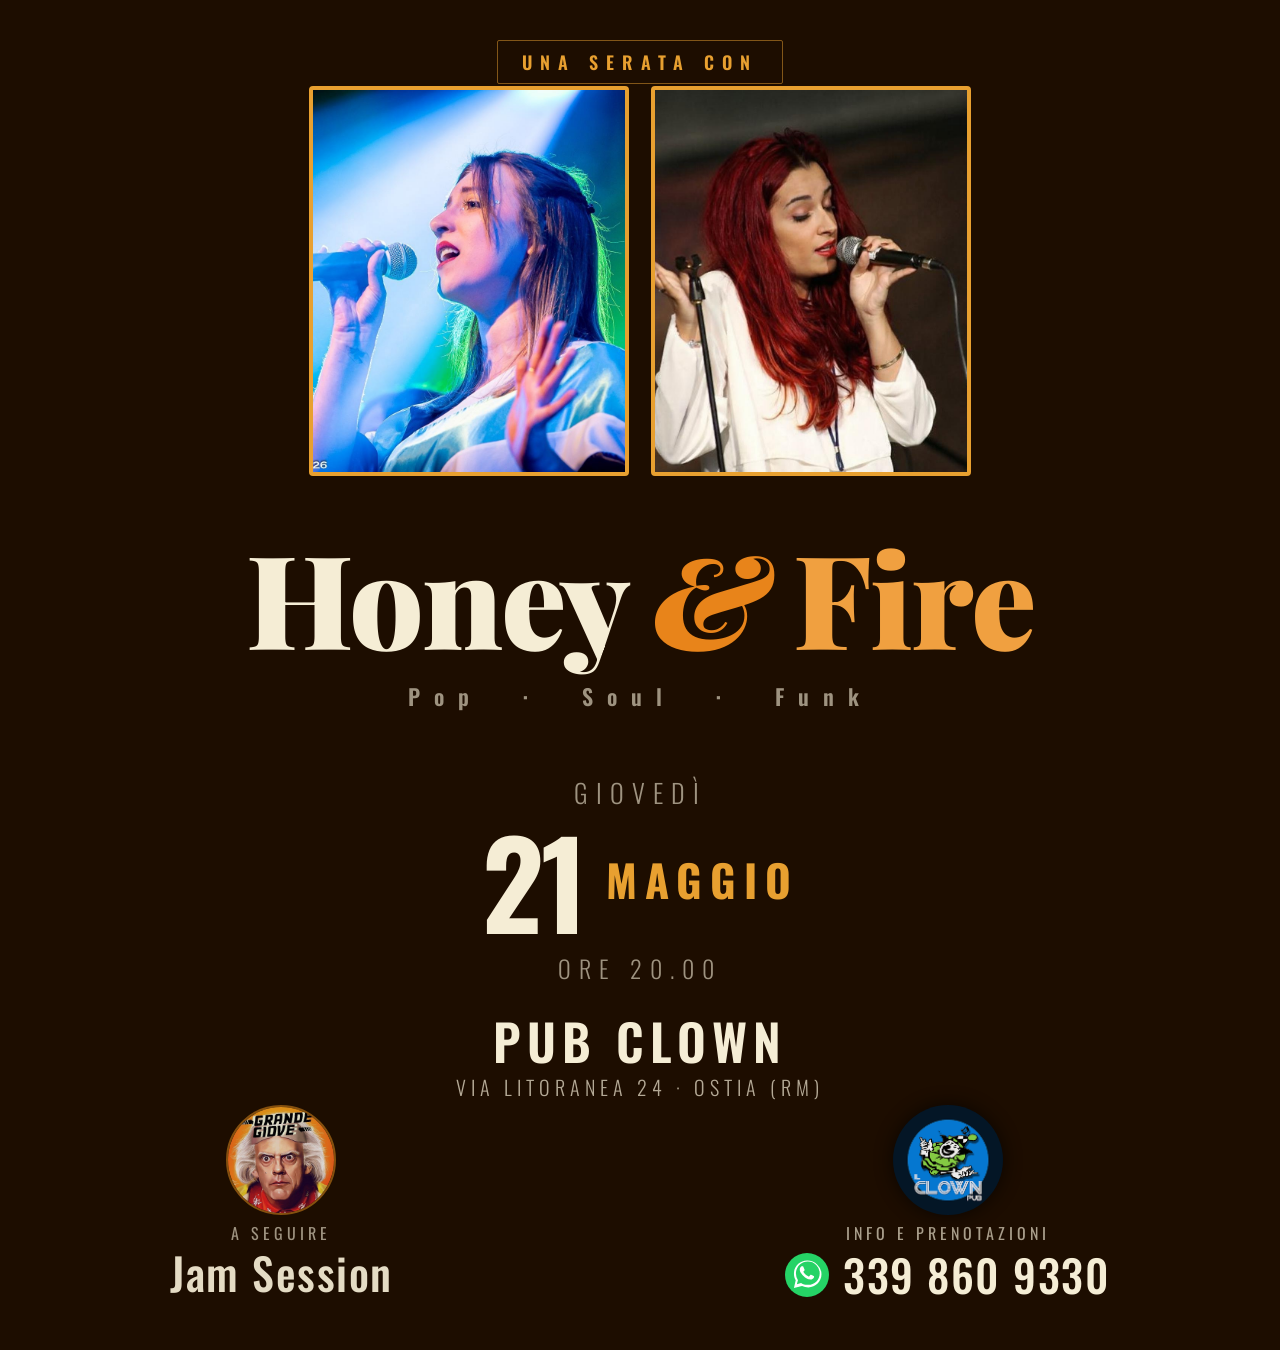
<file: locandina-260521-instagram.html>
<!DOCTYPE html>
<html lang="it">
<head>
<meta charset="utf-8" />
<title>Honey & Fire — Instagram (1080×1350)</title>
<link rel="preconnect" href="https://fonts.googleapis.com" />
<link rel="preconnect" href="https://fonts.gstatic.com" crossorigin />
<link href="https://fonts.googleapis.com/css2?family=Playfair+Display:ital,wght@0,700;0,900;1,400&family=Oswald:wght@300;400;600;700&display=swap" rel="stylesheet" />
<style>
  * { margin: 0; padding: 0; box-sizing: border-box; }

  body {
    background: #1D0D00;
    display: flex;
    justify-content: center;
    align-items: flex-start;
    min-height: 100vh;
  }

  /* IG feed-post 4:5 — 1080×1350 native, viewable at any scaling. */
  .poster {
    position: relative;
    width: 1080px;
    height: 1350px;
    overflow: hidden;
    background: #1D0D00;
    color: #f5edd5;
    font-family: 'Oswald', sans-serif;
  }

  /* Top badge */
  .top-badge {
    position: absolute;
    top: 40px;
    left: 0;
    right: 0;
    text-align: center;
  }
  .top-badge span {
    display: inline-block;
    font-size: 18px;
    font-weight: 600;
    letter-spacing: 8px;
    text-transform: uppercase;
    color: #e8a030;
    border: 1px solid rgba(232,160,48,0.5);
    padding: 8px 24px;
    border-radius: 2px;
  }

  /* Layout uses absolute positioning with explicit line-heights so the
     rendered geometry matches the design coords (otherwise inherited
     line-heights of ~1.4 push elements well past the canvas edge). */

  /* Singer portraits */
  .singers {
    position: absolute;
    top: 86px;
    left: 50%;
    transform: translateX(-50%);
    display: flex;
    gap: 22px;
  }
  .singer {
    width: 320px;
    height: 390px;
    object-fit: cover;
    border-radius: 4px;
    border: 4px solid #e8a030;
    display: block;
  }
  .singer-honey { object-position: center 12%; }
  .singer-fire  { object-position: center 18%; transform: scaleX(-1); }

  /* Band name */
  .band-name {
    position: absolute;
    top: 525px;
    left: 0;
    right: 0;
    text-align: center;
    font-family: 'Playfair Display', serif;
    font-weight: 900;
    font-size: 130px;
    line-height: 1.1;
    letter-spacing: -2px;
    color: #f5edd5;
  }
  .band-name .amp { color: #e8841a; font-style: italic; }
  .band-name .fire { color: #f0a040; }

  .tagline {
    position: absolute;
    top: 685px;
    left: 0;
    right: 0;
    text-align: center;
    font-size: 22px;
    line-height: 1;
    font-weight: 600;
    letter-spacing: 14px;
    color: rgba(245,237,213,0.6);
  }

  /* Hexagon divider */
  .divider {
    position: absolute;
    top: 725px;
    left: 50%;
    transform: translateX(-50%);
    display: flex;
    align-items: center;
    gap: 18px;
    width: 540px;
  }
  .divider-line {
    flex: 1;
    height: 1px;
    background: linear-gradient(to right, transparent, rgba(232,140,20,0.8), transparent);
  }
  .divider-logo {
    width: 90px;
    height: 90px;
    display: block;
  }

  /* Date */
  .date-block {
    position: absolute;
    top: 780px;
    left: 0;
    right: 0;
    text-align: center;
  }
  .date-day {
    font-size: 26px;
    line-height: 1;
    font-weight: 300;
    letter-spacing: 8px;
    text-transform: uppercase;
    color: rgba(245,237,213,0.6);
    display: block;
    margin-bottom: 14px;
  }
  .date-main {
    display: inline-flex;
    align-items: center;
    justify-content: center;
    gap: 22px;
    line-height: 1;
  }
  .date-number {
    font-weight: 700;
    font-size: 120px;
    line-height: 1;
    color: #f5edd5;
    letter-spacing: -3px;
  }
  .date-month {
    font-weight: 700;
    font-size: 44px;
    line-height: 1;
    letter-spacing: 8px;
    text-transform: uppercase;
    color: #e8a030;
  }
  .date-time {
    margin-top: 16px;
    font-size: 24px;
    line-height: 1;
    font-weight: 300;
    letter-spacing: 8px;
    text-transform: uppercase;
    color: rgba(245,237,213,0.6);
  }

  /* Venue */
  .venue {
    position: absolute;
    top: 1015px;
    left: 0;
    right: 0;
    text-align: center;
  }
  .venue-name {
    font-size: 50px;
    line-height: 1;
    font-weight: 600;
    letter-spacing: 6px;
    text-transform: uppercase;
    color: #f5edd5;
  }
  .venue-address {
    margin-top: 12px;
    font-size: 20px;
    line-height: 1;
    font-weight: 300;
    letter-spacing: 5px;
    text-transform: uppercase;
    color: rgba(245,237,213,0.7);
  }

  /* Bottom-left: Grande Giove portrait stacked above the "a seguire /
     Jam Session" label. Anchored by `top` (not `bottom`) so Chrome's
     headless screenshot can't shave the trailing line off — pulling
     the badge ~18px above the canvas bottom keeps the title text
     fully inside the 1350-tall frame. */
  .jam-badge {
    position: absolute;
    top: 1105px;
    left: 70px;
    display: flex;
    flex-direction: column;
    align-items: center;
    gap: 10px;
  }
  .jam-img {
    width: 110px;
    height: 110px;
    border-radius: 50%;
    object-fit: cover;
    border: 2px solid rgba(232,140,20,0.6);
    filter: brightness(0.88) saturate(0.95);
  }
  .jam-text { text-align: center; line-height: 1.1; }
  .jam-label {
    font-size: 16px;
    font-weight: 400;
    letter-spacing: 4px;
    text-transform: uppercase;
    color: rgba(245,237,213,0.6);
  }
  .jam-title {
    font-weight: 500;
    font-size: 44px;
    letter-spacing: 1.5px;
    color: rgba(245,237,213,0.92);
    margin-top: 6px;
  }

  /* Bottom-right: Pub Clown logo stacked above the WhatsApp prenotazioni
     phone number. column-reverse keeps the DOM order link → logo while
     visually placing the logo on top. Same top-anchor trick as
     .jam-badge so the bottom line never gets shaved by the screenshot. */
  .venue-badge {
    position: absolute;
    top: 1105px;
    right: 70px;
    display: flex;
    flex-direction: column-reverse;
    align-items: center;
    gap: 10px;
  }
  .venue-contact { text-decoration: none; text-align: center; color: inherit; }
  .venue-info-label {
    font-size: 16px;
    font-weight: 400;
    letter-spacing: 4px;
    text-transform: uppercase;
    color: rgba(245,237,213,0.65);
    line-height: 1.1;
    margin-bottom: 8px;
  }
  .venue-info-number {
    display: flex;
    align-items: center;
    justify-content: center;
    gap: 14px;
    font-size: 44px;
    font-weight: 500;
    letter-spacing: 1.5px;
    color: #f5edd5;
    line-height: 1.1;
  }
  .venue-info-number .wa-icon-small {
    width: 44px;
    height: 44px;
    flex-shrink: 0;
  }
  .venue-logo {
    width: 110px;
    height: 110px;
    border-radius: 50%;
    object-fit: cover;
    opacity: 0.92;
    filter: drop-shadow(0 0 10px rgba(0,0,0,0.7));
  }
</style>
</head>
<body>
<div class="poster">

  <div class="top-badge"><span>Una serata con</span></div>

  <div class="singers">
    <img class="singer singer-honey" src="images/fulls/08.jpg?v=e766789" alt="Honey – Francesca" />
    <img class="singer singer-fire"  src="images/fulls/09.jpg?v=e766789" alt="Fire – Giorgia" />
  </div>

  <h1 class="band-name">Honey <span class="amp">&amp;</span> <span class="fire">Fire</span></h1>

  <div class="tagline">Pop &nbsp;·&nbsp; Soul &nbsp;·&nbsp; Funk</div>

  <div class="date-block">
    <span class="date-day">Giovedì</span>
    <div class="date-main">
      <span class="date-number">21</span>
      <span class="date-month">Maggio</span>
    </div>
    <div class="date-time">ore 20.00</div>
  </div>

  <div class="venue">
    <div class="venue-name">Pub Clown</div>
    <div class="venue-address">Via Litoranea 24 &middot; Ostia (RM)</div>
  </div>

  <div class="jam-badge">
    <img class="jam-img" src="images/grande_giove.png?v=e766789" alt="Grande Giove" />
    <div class="jam-text">
      <div class="jam-label">a seguire</div>
      <div class="jam-title">Jam Session</div>
    </div>
  </div>

  <div class="venue-badge">
    <a class="venue-contact" href="https://wa.me/393398609330">
      <div class="venue-info-label">Info e prenotazioni</div>
      <div class="venue-info-number">
        <svg class="wa-icon-small" viewBox="0 0 32 32" fill="none" xmlns="http://www.w3.org/2000/svg">
          <circle cx="16" cy="16" r="16" fill="#25D366"/>
          <path fill="#fff" d="M23.5 8.5A10.44 10.44 0 0016.01 5.5C10.76 5.5 6.5 9.76 6.5 15.01c0 1.68.44 3.32 1.28 4.76L6.5 25.5l5.87-1.54a10.47 10.47 0 004.64 1.09h.01c5.25 0 9.51-4.26 9.51-9.51A9.46 9.46 0 0023.5 8.5zm-7.49 14.63h-.01c-1.42 0-2.82-.38-4.04-1.1l-.29-.17-3.03.79.81-2.95-.19-.3a8.62 8.62 0 01-1.32-4.59c0-4.77 3.88-8.65 8.65-8.65a8.6 8.6 0 016.12 2.54 8.6 8.6 0 012.53 6.13c-.01 4.77-3.89 8.3-8.23 8.3zm4.74-6.48c-.26-.13-1.54-.76-1.78-.85-.24-.09-.41-.13-.58.13-.17.26-.66.85-.81 1.02-.15.17-.3.19-.56.06-.26-.13-1.1-.41-2.1-1.3-.78-.7-1.3-1.56-1.45-1.82-.15-.26-.02-.4.11-.53.12-.12.26-.3.39-.46.13-.15.17-.26.26-.43.09-.17.04-.32-.02-.45-.06-.13-.58-1.4-.8-1.92-.21-.5-.43-.43-.58-.44l-.5-.01c-.17 0-.45.06-.69.32-.24.26-.9.88-.9 2.14s.92 2.49 1.05 2.66c.13.17 1.81 2.76 4.38 3.87.61.26 1.09.42 1.46.54.61.19 1.17.16 1.61.1.49-.07 1.51-.62 1.72-1.22.21-.6.21-1.11.15-1.22-.07-.1-.24-.16-.5-.29z"/>
        </svg>
        <span>339 860 9330</span>
      </div>
    </a>
    <img class="venue-logo" src="images/pub_clown_logo.png?v=e766789" alt="Il Clown Pub" />
  </div>

</div>
</body>
</html>
</file>
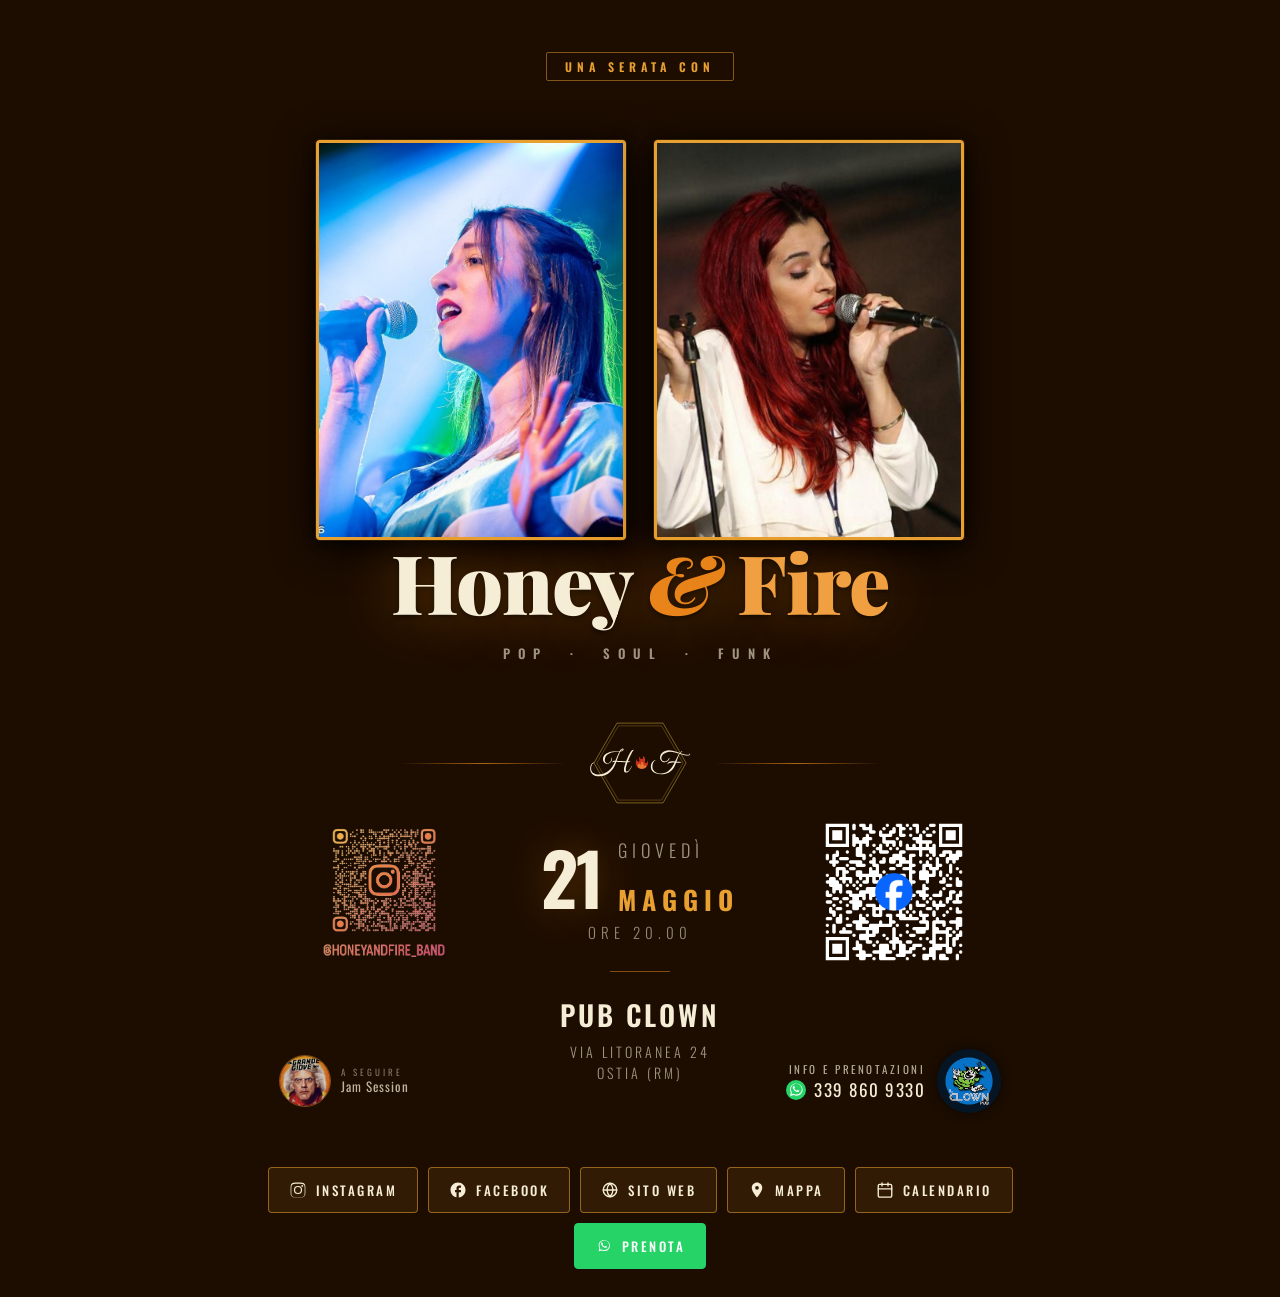
<file: locandina-260521.html>
<!DOCTYPE html>
<html lang="it">
<head>
<meta charset="utf-8" />
<title>Honey & Fire — Live @ Pub Clown, 21 Maggio</title>
<link rel="preconnect" href="https://fonts.googleapis.com" />
<link rel="preconnect" href="https://fonts.gstatic.com" crossorigin />
<link href="https://fonts.googleapis.com/css2?family=Playfair+Display:ital,wght@0,700;0,900;1,400&family=Oswald:wght@300;400;600;700&display=swap" rel="stylesheet" />
<style>
  * { margin: 0; padding: 0; box-sizing: border-box; }

  body {
    background: #1D0D00;
    display: flex;
    flex-direction: column;
    align-items: center;
    padding: 20px;
    min-height: 100vh;
  }

  /* Screen-only CTA bar under the poster — gives mobile visitors big
     tap targets instead of forcing them to scan their own screen for
     the in-poster QRs. Hidden in @media print so the PDF stays clean. */
  .cta-buttons {
    width: 794px;
    max-width: 100%;
    margin: 24px auto 8px;
    display: flex;
    flex-wrap: wrap;
    justify-content: center;
    gap: 10px;
    font-family: 'Oswald', sans-serif;
  }
  .cta-buttons a {
    display: inline-flex;
    align-items: center;
    gap: 9px;
    padding: 12px 20px;
    background: rgba(232,160,48,0.10);
    border: 1px solid rgba(232,160,48,0.55);
    border-radius: 4px;
    color: #f5edd5;
    text-decoration: none;
    font-size: 13px;
    font-weight: 500;
    letter-spacing: 2.5px;
    text-transform: uppercase;
    transition: background 0.2s ease, border-color 0.2s ease, color 0.2s ease;
    -webkit-tap-highlight-color: transparent;
  }
  .cta-buttons a:hover {
    background: rgba(232,160,48,0.22);
    border-color: #e8a030;
    color: #fff;
  }
  .cta-buttons a.cta-primary {
    background: #25D366;
    border-color: #25D366;
    color: #fff;
  }
  .cta-buttons a.cta-primary:hover {
    background: #1ebe5c;
    border-color: #1ebe5c;
  }
  .cta-buttons svg {
    width: 18px;
    height: 18px;
    flex-shrink: 0;
  }

  /* A4 at 96dpi = 794 × 1123px */
  .poster {
    position: relative;
    width: 794px;
    height: 1123px;
    overflow: hidden;
    background: #1D0D00;
    flex-shrink: 0;
  }

  /* Singer portrait photos */
  .singers {
    position: absolute;
    top: 120px;
    left: 0;
    right: 0;
    z-index: 3;
    display: flex;
    justify-content: center;
    gap: 28px;
    padding: 0 58px;
  }
  .singer-photo {
    width: 310px;
    height: 400px;
    object-fit: cover;
    border-radius: 4px;
    border: 3px solid #e8a030;
    box-shadow:
      0 0 0 1px rgba(232,160,48,0.15),
      0 8px 40px rgba(0,0,0,0.9),
      0 2px 12px rgba(0,0,0,0.6);
    display: block;
    flex-shrink: 0;
  }
  .singer-honey { object-position: center 12%; }
  .singer-fire  { object-position: center 18%; transform: scaleX(-1); }

  /* Bottom fade for text legibility */
  .overlay {
    position: absolute;
    bottom: 0;
    left: 0;
    right: 0;
    height: 58%;
    z-index: 2;
    background: linear-gradient(
      to bottom,
      transparent 0%,
      rgba(29,13,0,0.7) 25%,
      rgba(29,13,0,0.97) 55%,
      #1D0D00 100%
    );
  }

  /* All content above overlays */
  .content {
    position: absolute;
    inset: 0;
    z-index: 10;
    display: flex;
    flex-direction: column;
    align-items: center;
    justify-content: flex-end;
    padding: 0 52px 36px;
    text-align: center;
    color: #f5edd5;
  }

  /* Top badge */
  .top-badge {
    position: absolute;
    top: 32px;
    left: 0;
    right: 0;
    text-align: center;
    z-index: 10;
  }

  /* Social QRs — flank the date, absolutely positioned so the date itself
     stays centred in the content stack. Both QRs use #1D0D00 as their
     background so they blend with the poster instead of sitting on a
     white card. Instagram = left, Facebook = right (.qr-right). */
  .qr-link {
    position: absolute;
    right: calc(100% + 80px);
    top: 50%;
    transform: translateY(-50%);
    line-height: 0;
    -webkit-tap-highlight-color: transparent;
  }
  .qr-link.qr-right {
    right: auto;
    left: calc(100% + 80px);
  }
  .qr-img {
    width: 150px;
    height: auto;
    display: block;
  }
  .top-badge span {
    display: inline-block;
    font-family: 'Oswald', sans-serif;
    font-size: 12px;
    font-weight: 600;
    letter-spacing: 5px;
    text-transform: uppercase;
    color: #e8a030;
    border: 1px solid rgba(232,160,48,0.5);
    padding: 5px 18px;
    border-radius: 2px;
  }

  /* Band name */
  .band-name {
    font-family: 'Playfair Display', serif;
    font-weight: 900;
    font-size: 82px;
    line-height: 0.95;
    letter-spacing: -1px;
    color: #f5edd5;
    text-shadow:
      0 0 60px rgba(232,140,20,0.4),
      0 2px 4px rgba(0,0,0,0.8);
    margin-bottom: 8px;
  }
  .band-name .amp {
    color: #e8841a;
    font-style: italic;
  }
  .band-name .fire {
    color: #f0a040;
  }
  .band-name .fire-icon {
    font-size: 0.72em;
    vertical-align: middle;
    filter: drop-shadow(0 0 8px rgba(255,120,20,0.7));
  }

  /* Divider */
  .divider {
    display: flex;
    align-items: center;
    gap: 14px;
    margin: 12px 0 18px;
    width: 100%;
    max-width: 480px;
  }
  .divider-line {
    flex: 1;
    height: 1px;
    background: linear-gradient(to right, transparent, rgba(232,140,20,0.7), transparent);
  }
  .divider-logo {
    width: 120px;
    height: 120px;
    flex-shrink: 0;
    /* logo-dark.svg has its own #1D0D00 fill that blends with the poster */
  }

  /* "LIVE" tag */
  .live-tag {
    font-family: 'Oswald', sans-serif;
    font-size: 13px;
    font-weight: 600;
    letter-spacing: 8px;
    text-transform: uppercase;
    color: rgba(245,237,213,0.6);
    margin-top: 14px;
    margin-bottom: 28px;
  }

  /* Date */
  .date-block {
    position: relative;
    margin-bottom: 6px;
  }
  .date-day {
    font-family: 'Oswald', sans-serif;
    font-weight: 300;
    font-size: 18px;
    letter-spacing: 5px;
    text-transform: uppercase;
    color: rgba(245,237,213,0.6);
    line-height: 1;
  }
  .date-main {
    display: flex;
    align-items: center;
    justify-content: center;
    gap: 16px;
  }
  .date-number {
    font-family: 'Oswald', sans-serif;
    font-weight: 700;
    font-size: 72px;
    line-height: 1;
    color: #f5edd5;
    text-shadow: 0 0 40px rgba(232,140,20,0.3);
    letter-spacing: -2px;
  }
  .date-stack {
    display: flex;
    flex-direction: column;
    justify-content: space-between;
    align-items: flex-start;
    height: 72px;
  }
  .date-month {
    font-family: 'Oswald', sans-serif;
    font-weight: 700;
    font-size: 26px;
    letter-spacing: 6px;
    text-transform: uppercase;
    color: #e8a030;
    line-height: 1;
  }
  .date-time {
    font-family: 'Oswald', sans-serif;
    font-weight: 300;
    font-size: 15px;
    letter-spacing: 5px;
    text-transform: uppercase;
    color: rgba(245,237,213,0.55);
    margin-top: 8px;
  }

  /* Thin separator */
  .sep {
    width: 60px;
    height: 1px;
    background: rgba(232,140,20,0.5);
    margin: 22px auto;
  }

  /* Venue */
  .venue-name {
    font-family: 'Oswald', sans-serif;
    font-weight: 600;
    font-size: 28px;
    letter-spacing: 3px;
    text-transform: uppercase;
    color: #f5edd5;
    margin-bottom: 6px;
  }
  .venue-address {
    display: inline-block;
    font-family: 'Oswald', sans-serif;
    font-weight: 300;
    font-size: 14px;
    letter-spacing: 3px;
    text-transform: uppercase;
    color: rgba(245,237,213,0.6);
    margin-bottom: 24px;
    text-decoration: none;
    -webkit-tap-highlight-color: transparent;
  }
  .venue-address:hover { color: #f5edd5; }

  /* WhatsApp contact */
  .contact {
    display: flex;
    align-items: center;
    gap: 10px;
    margin-bottom: 0;
    text-decoration: none;
    cursor: pointer;
    color: inherit;
    -webkit-tap-highlight-color: transparent;
  }
  .wa-icon {
    width: 26px;
    height: 26px;
    flex-shrink: 0;
  }
  .contact-text {
    text-align: left;
  }
  .contact-label {
    font-family: 'Oswald', sans-serif;
    font-size: 10px;
    font-weight: 300;
    letter-spacing: 2px;
    text-transform: uppercase;
    color: rgba(245,237,213,0.5);
    line-height: 1.2;
  }
  .contact-number {
    font-family: 'Oswald', sans-serif;
    font-size: 20px;
    font-weight: 400;
    letter-spacing: 2px;
    color: #f5edd5;
    line-height: 1.2;
  }

  /* Venue badge — bottom right: contact (label + WhatsApp number) + clown icon */
  .venue-badge {
    position: absolute;
    bottom: 30px;
    right: 36px;
    z-index: 20;
    display: flex;
    align-items: center;
    gap: 12px;
  }
  .venue-contact {
    text-decoration: none;
    text-align: right;
    color: inherit;
    -webkit-tap-highlight-color: transparent;
  }
  .venue-info-label {
    font-family: 'Oswald', sans-serif;
    font-size: 11px;
    font-weight: 400;
    letter-spacing: 2.5px;
    text-transform: uppercase;
    color: rgba(245,237,213,0.7);
    line-height: 1.3;
    margin-bottom: 4px;
  }
  .venue-info-number {
    display: flex;
    align-items: center;
    justify-content: flex-end;
    gap: 8px;
    font-family: 'Oswald', sans-serif;
    font-size: 17px;
    font-weight: 400;
    letter-spacing: 1.5px;
    color: #f5edd5;
    line-height: 1.2;
  }
  .venue-info-number .wa-icon-small {
    width: 20px;
    height: 20px;
    flex-shrink: 0;
  }
  .venue-logo {
    width: 64px;
    height: 64px;
    border-radius: 50%;
    object-fit: cover;
    opacity: 0.88;
    filter: drop-shadow(0 0 6px rgba(0,0,0,0.7));
    flex-shrink: 0;
  }

  /* Jam session badge — bottom left */
  .jam-badge {
    position: absolute;
    bottom: 36px;
    left: 36px;
    z-index: 20;
    display: flex;
    align-items: center;
    gap: 10px;
  }
  .jam-img {
    width: 52px;
    height: 52px;
    border-radius: 50%;
    object-fit: cover;
    border: 1.5px solid rgba(232,140,20,0.6);
    filter: brightness(0.85) saturate(0.9);
  }
  .jam-text {
    text-align: left;
  }
  .jam-label {
    font-family: 'Oswald', sans-serif;
    font-size: 9px;
    font-weight: 400;
    letter-spacing: 3px;
    text-transform: uppercase;
    color: rgba(245,237,213,0.45);
    line-height: 1.3;
  }
  .jam-title {
    font-family: 'Oswald', sans-serif;
    font-weight: 400;
    font-size: 13px;
    letter-spacing: 1px;
    color: rgba(245,237,213,0.75);
    line-height: 1.3;
  }

  /* Print rules live at the END of the stylesheet so they win against
     the regular .band-name / .date-number declarations regardless of
     specificity. The poster is already sized to A4@96dpi; we just dump
     the screen-only flex centring + viewport padding so it fills the
     page. Chrome's --print-to-pdf preserves <a href> elements as PDF
     link annotations, so QR / map / WhatsApp links stay clickable. */
  @media print {
    @page { size: A4 portrait; margin: 0; }
    html, body {
      margin: 0;
      padding: 0;
      background: #1D0D00;
    }
    body {
      display: block;
      min-height: 0;
    }
    .poster {
      margin: 0;
      box-shadow: none;
      page-break-after: avoid;
    }
    /* Chrome's PDF renderer rasterises large blur radii as solid
       coloured rectangles instead of soft glows — yellow for the
       text-shadow on the band name + date, black for the singer-photo
       box-shadow (especially the .singer-fire one, where the
       scaleX(-1) transform makes the artefact obvious). Drop the
       offending shadows/filters for print only; on screen the poster
       keeps its full glow. */
    .band-name,
    .date-number {
      text-shadow: none;
    }
    .band-name .fire-icon {
      filter: none;
    }
    .singer-photo {
      box-shadow: none;
    }
    .cta-buttons { display: none; }
  }
</style>
</head>
<body>
<div class="poster">

  <!-- Singer portraits -->
  <div class="singers">
    <img class="singer-photo singer-honey" src="images/fulls/08.jpg?v=e766789" alt="Honey – Francesca" />
    <img class="singer-photo singer-fire"  src="images/fulls/09.jpg?v=e766789" alt="Fire – Giorgia" />
  </div>

  <!-- Bottom fade -->
  <div class="overlay"></div>

  <!-- Top badge -->
  <div class="top-badge">
    <span>Una serata con</span>
  </div>

  <!-- Main content -->
  <div class="content">

    <div class="band-name">
      Honey <span class="amp">&amp;</span> <span class="fire">Fire</span>
    </div>

    <div class="live-tag">Pop &nbsp;·&nbsp; Soul &nbsp;·&nbsp; Funk</div>

    <div class="divider">
      <div class="divider-line"></div>
      <img class="divider-logo" src="logo-dark.svg?v=e766789" alt="Honey & Fire" />
      <div class="divider-line"></div>
    </div>

    <div class="date-block">
      <a class="qr-link" href="https://www.instagram.com/honeyandfire_band" target="_blank" rel="noopener">
        <img class="qr-img" src="images/qr-instagram.jpg?v=e766789" alt="Instagram @honeyandfire_band" />
      </a>
      <a class="qr-link qr-right" href="https://www.facebook.com/share/1Ax3o1t19K/?mibextid=wwXIfr" target="_blank" rel="noopener">
        <img class="qr-img" src="images/qr-facebook.png?v=e766789" alt="Facebook Honey & Fire" />
      </a>
      <div class="date-main">
        <span class="date-number">21</span>
        <div class="date-stack">
          <span class="date-day">Giovedì</span>
          <span class="date-month">Maggio</span>
        </div>
      </div>
      <div class="date-time">ore 20.00</div>
    </div>

    <div class="sep"></div>

    <div class="venue-name">Pub Clown</div>
    <a class="venue-address" href="https://www.google.com/maps?q=Via+Litoranea+24,+00122+Roma+RM" target="_blank" rel="noopener">Via Litoranea 24<br/>Ostia (RM)</a>

  </div><!-- /content -->

  <!-- Jam session badge — bottom left -->
  <div class="jam-badge">
    <img class="jam-img"
         src="images/grande_giove.png?v=e766789"
         alt="Grande Giove" />
    <div class="jam-text">
      <div class="jam-label">a seguire</div>
      <div class="jam-title">Jam Session</div>
    </div>
  </div>

  <!-- Pub Clown badge — bottom right: contact (label + WhatsApp number) + clown -->
  <div class="venue-badge">
    <a class="venue-contact" href="https://wa.me/393398609330" target="_blank" rel="noopener">
      <div class="venue-info-label">Info e prenotazioni</div>
      <div class="venue-info-number">
        <svg class="wa-icon-small" viewBox="0 0 32 32" fill="none" xmlns="http://www.w3.org/2000/svg">
          <circle cx="16" cy="16" r="16" fill="#25D366"/>
          <path fill="#fff" d="M23.5 8.5A10.44 10.44 0 0016.01 5.5C10.76 5.5 6.5 9.76 6.5 15.01c0 1.68.44 3.32 1.28 4.76L6.5 25.5l5.87-1.54a10.47 10.47 0 004.64 1.09h.01c5.25 0 9.51-4.26 9.51-9.51A9.46 9.46 0 0023.5 8.5zm-7.49 14.63h-.01c-1.42 0-2.82-.38-4.04-1.1l-.29-.17-3.03.79.81-2.95-.19-.3a8.62 8.62 0 01-1.32-4.59c0-4.77 3.88-8.65 8.65-8.65a8.6 8.6 0 016.12 2.54 8.6 8.6 0 012.53 6.13c-.01 4.77-3.89 8.3-8.23 8.3zm4.74-6.48c-.26-.13-1.54-.76-1.78-.85-.24-.09-.41-.13-.58.13-.17.26-.66.85-.81 1.02-.15.17-.3.19-.56.06-.26-.13-1.1-.41-2.1-1.3-.78-.7-1.3-1.56-1.45-1.82-.15-.26-.02-.4.11-.53.12-.12.26-.3.39-.46.13-.15.17-.26.26-.43.09-.17.04-.32-.02-.45-.06-.13-.58-1.4-.8-1.92-.21-.5-.43-.43-.58-.44l-.5-.01c-.17 0-.45.06-.69.32-.24.26-.9.88-.9 2.14s.92 2.49 1.05 2.66c.13.17 1.81 2.76 4.38 3.87.61.26 1.09.42 1.46.54.61.19 1.17.16 1.61.1.49-.07 1.51-.62 1.72-1.22.21-.6.21-1.11.15-1.22-.07-.1-.24-.16-.5-.29z"/>
        </svg>
        <span>339 860 9330</span>
      </div>
    </a>
    <img class="venue-logo" src="images/pub_clown_logo.png?v=e766789" alt="Il Clown Pub" />
  </div>

</div><!-- /poster -->

<!-- Screen-only CTAs (hidden in @media print). -->
<nav class="cta-buttons" aria-label="Link rapidi">
  <a href="https://www.instagram.com/honeyandfire_band" target="_blank" rel="noopener">
    <svg viewBox="0 0 24 24" fill="currentColor" aria-hidden="true">
      <path d="M12 2.16c3.2 0 3.58.012 4.85.07 1.17.054 1.8.25 2.23.41.56.22.96.48 1.38.9.42.42.68.82.9 1.38.16.43.36 1.06.41 2.23.058 1.27.07 1.65.07 4.85s-.012 3.58-.07 4.85c-.054 1.17-.25 1.8-.41 2.23-.22.56-.48.96-.9 1.38-.42.42-.82.68-1.38.9-.43.16-1.06.36-2.23.41-1.27.058-1.65.07-4.85.07s-3.58-.012-4.85-.07c-1.17-.054-1.8-.25-2.23-.41a3.71 3.71 0 0 1-1.38-.9 3.71 3.71 0 0 1-.9-1.38c-.16-.43-.36-1.06-.41-2.23C2.172 15.58 2.16 15.2 2.16 12s.012-3.58.07-4.85c.054-1.17.25-1.8.41-2.23.22-.56.48-.96.9-1.38.42-.42.82-.68 1.38-.9.43-.16 1.06-.36 2.23-.41C8.42 2.172 8.8 2.16 12 2.16zm0 1.62c-3.14 0-3.51.012-4.75.07-.97.045-1.5.21-1.85.34-.46.18-.79.4-1.14.74-.34.34-.56.68-.74 1.14-.13.35-.3.88-.34 1.85-.058 1.24-.07 1.61-.07 4.75s.012 3.51.07 4.75c.045.97.21 1.5.34 1.85.18.46.4.79.74 1.14.34.34.68.56 1.14.74.35.13.88.3 1.85.34 1.24.058 1.61.07 4.75.07s3.51-.012 4.75-.07c.97-.045 1.5-.21 1.85-.34.46-.18.79-.4 1.14-.74.34-.34.56-.68.74-1.14.13-.35.3-.88.34-1.85.058-1.24.07-1.61.07-4.75s-.012-3.51-.07-4.75c-.045-.97-.21-1.5-.34-1.85a3.07 3.07 0 0 0-.74-1.14 3.07 3.07 0 0 0-1.14-.74c-.35-.13-.88-.3-1.85-.34-1.24-.058-1.61-.07-4.75-.07zm0 2.76a5.46 5.46 0 1 1 0 10.92 5.46 5.46 0 0 1 0-10.92zm0 1.62a3.84 3.84 0 1 0 0 7.68 3.84 3.84 0 0 0 0-7.68zm5.65-2.93a1.275 1.275 0 1 1 0 2.55 1.275 1.275 0 0 1 0-2.55z"/>
    </svg>
    Instagram
  </a>
  <a href="https://www.facebook.com/share/1Ax3o1t19K/?mibextid=wwXIfr" target="_blank" rel="noopener">
    <svg viewBox="0 0 24 24" fill="currentColor" aria-hidden="true">
      <path d="M22 12c0-5.52-4.48-10-10-10S2 6.48 2 12c0 4.84 3.44 8.87 8 9.8V15H8v-3h2V9.5C10 7.57 11.57 6 13.5 6H16v3h-2c-.55 0-1 .45-1 1v2h3v3h-3v6.95c5.05-.5 9-4.76 9-9.95z"/>
    </svg>
    Facebook
  </a>
  <a href="https://www.honeyandfire.band/" target="_blank" rel="noopener">
    <svg viewBox="0 0 24 24" fill="none" stroke="currentColor" stroke-width="1.8" stroke-linecap="round" stroke-linejoin="round" aria-hidden="true">
      <circle cx="12" cy="12" r="9"/>
      <path d="M3 12h18M12 3a14 14 0 0 1 4 9 14 14 0 0 1-4 9 14 14 0 0 1-4-9 14 14 0 0 1 4-9z"/>
    </svg>
    Sito Web
  </a>
  <a href="https://www.google.com/maps?q=Via+Litoranea+24,+00122+Roma+RM" target="_blank" rel="noopener">
    <svg viewBox="0 0 24 24" fill="currentColor" aria-hidden="true">
      <path d="M12 2C8.13 2 5 5.13 5 9c0 5.25 7 13 7 13s7-7.75 7-13c0-3.87-3.13-7-7-7zm0 9.5a2.5 2.5 0 1 1 0-5 2.5 2.5 0 0 1 0 5z"/>
    </svg>
    Mappa
  </a>
  <a href="honey-and-fire-260521.ics" download="honey-and-fire-260521.ics">
    <svg viewBox="0 0 24 24" fill="none" stroke="currentColor" stroke-width="1.8" stroke-linecap="round" stroke-linejoin="round" aria-hidden="true">
      <rect x="3" y="4.5" width="18" height="17" rx="2"/>
      <line x1="16" y1="2.5" x2="16" y2="6.5"/>
      <line x1="8" y1="2.5" x2="8" y2="6.5"/>
      <line x1="3" y1="10.5" x2="21" y2="10.5"/>
    </svg>
    Calendario
  </a>
  <a class="cta-primary" href="https://wa.me/393398609330" target="_blank" rel="noopener">
    <svg viewBox="0 0 32 32" fill="currentColor" aria-hidden="true">
      <path d="M23.5 8.5A10.44 10.44 0 0 0 16.01 5.5C10.76 5.5 6.5 9.76 6.5 15.01c0 1.68.44 3.32 1.28 4.76L6.5 25.5l5.87-1.54a10.47 10.47 0 0 0 4.64 1.09h.01c5.25 0 9.51-4.26 9.51-9.51A9.46 9.46 0 0 0 23.5 8.5zm-7.49 14.63h-.01c-1.42 0-2.82-.38-4.04-1.1l-.29-.17-3.03.79.81-2.95-.19-.3a8.62 8.62 0 0 1-1.32-4.59c0-4.77 3.88-8.65 8.65-8.65a8.6 8.6 0 0 1 6.12 2.54 8.6 8.6 0 0 1 2.53 6.13c-.01 4.77-3.89 8.3-8.23 8.3zm4.74-6.48c-.26-.13-1.54-.76-1.78-.85-.24-.09-.41-.13-.58.13-.17.26-.66.85-.81 1.02-.15.17-.3.19-.56.06-.26-.13-1.1-.41-2.1-1.3-.78-.7-1.3-1.56-1.45-1.82-.15-.26-.02-.4.11-.53.12-.12.26-.3.39-.46.13-.15.17-.26.26-.43.09-.17.04-.32-.02-.45-.06-.13-.58-1.4-.8-1.92-.21-.5-.43-.43-.58-.44l-.5-.01c-.17 0-.45.06-.69.32-.24.26-.9.88-.9 2.14s.92 2.49 1.05 2.66c.13.17 1.81 2.76 4.38 3.87.61.26 1.09.42 1.46.54.61.19 1.17.16 1.61.1.49-.07 1.51-.62 1.72-1.22.21-.6.21-1.11.15-1.22-.07-.1-.24-.16-.5-.29z"/>
    </svg>
    Prenota
  </a>
</nav>

<script>
  // Network-first for HTML so returning visitors aren't stuck on a stale
  // cached poster after a deploy. See sw.js for details.
  if ("serviceWorker" in navigator) {
    navigator.serviceWorker.register("/sw.js");
  }
</script>
</body>
</html>
</file>
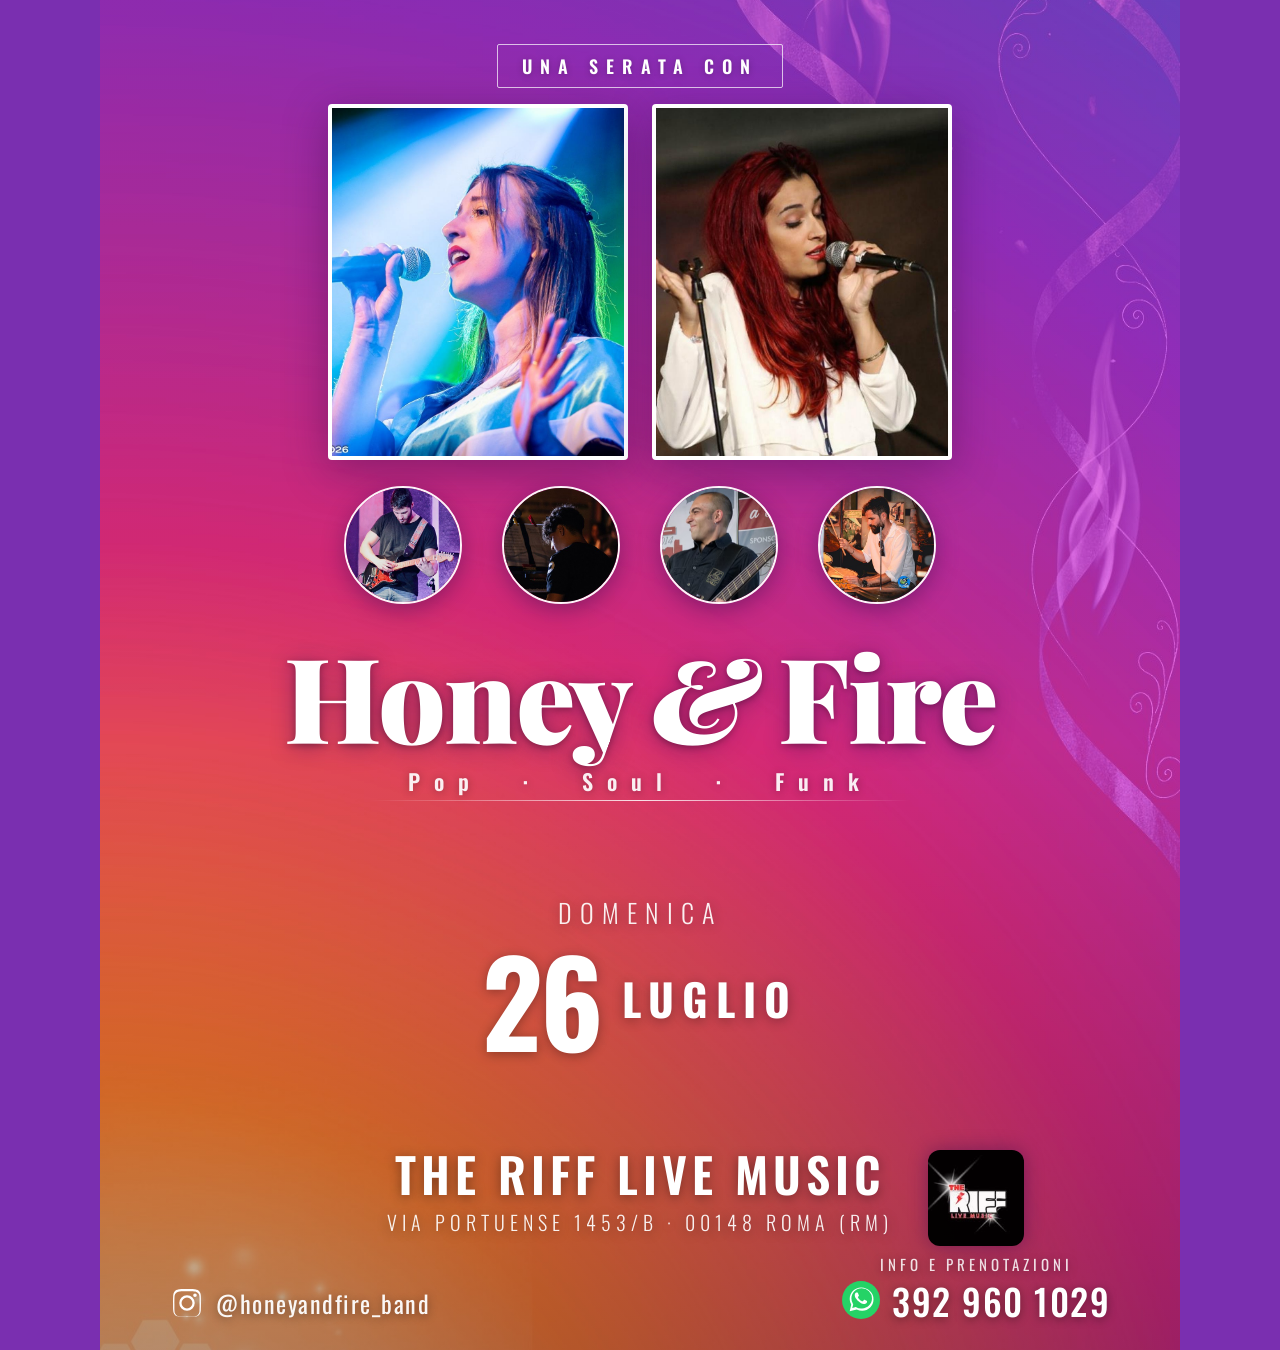
<file: locandina-260726-instagram-summer.html>
<!DOCTYPE html>
<html lang="it">
<head>
<meta charset="utf-8" />
<title>Honey &amp; Fire — Instagram @ The Riff (1080×1350)</title>
<link rel="preconnect" href="https://fonts.googleapis.com" />
<link rel="preconnect" href="https://fonts.gstatic.com" crossorigin />
<link href="https://fonts.googleapis.com/css2?family=Playfair+Display:ital,wght@0,700;0,900;1,400&family=Oswald:wght@300;400;600;700&display=swap" rel="stylesheet" />
<style>
  * { margin: 0; padding: 0; box-sizing: border-box; }

  body {
    background: #7a2fb0;
    display: flex;
    justify-content: center;
    align-items: flex-start;
    min-height: 100vh;
  }

  /* IG feed-post 4:5 — 1080×1350 native. Summer palette: Instagram-logo
     gradient (yellow bottom-left → magenta → purple top-right). White text,
     the way the IG glyph sits on the gradient. A soft bottom scrim keeps the
     lower text legible over the brighter orange/yellow zone. */
  .poster {
    position: relative;
    width: 1080px;
    height: 1350px;
    overflow: hidden;
    background:
      linear-gradient(180deg, rgba(58,20,86,0.12) 0%, rgba(58,20,86,0) 55%, rgba(46,12,64,0.34) 100%),
      url("images/hero-bg-portrait-summer.jpg?v=e867fe0") center / cover no-repeat,
      #7a2fb0;
    color: #ffffff;
    font-family: 'Oswald', sans-serif;
  }

  /* Top badge */
  .top-badge {
    position: absolute;
    top: 44px;
    left: 0;
    right: 0;
    text-align: center;
    z-index: 10;
  }
  .top-badge span {
    display: inline-block;
    font-size: 18px;
    font-weight: 600;
    letter-spacing: 8px;
    text-transform: uppercase;
    color: #ffffff;
    border: 1px solid rgba(255,255,255,0.7);
    padding: 8px 24px;
    border-radius: 2px;
    text-shadow: 0 1px 6px rgba(0,0,0,0.25);
  }

  /* Singer portraits */
  .singers {
    position: absolute;
    top: 104px;
    left: 50%;
    transform: translateX(-50%);
    display: flex;
    gap: 24px;
    z-index: 3;
  }
  .singer {
    width: 300px;
    height: 356px;
    object-fit: cover;
    border-radius: 4px;
    border: 4px solid #ffffff;
    box-shadow: 0 10px 44px rgba(60,10,80,0.45);
    display: block;
  }
  .singer-honey { object-position: center 12%; }
  .singer-fire  { object-position: center 18%; transform: scaleX(-1); }

  /* Musician portraits — row of 4 circles under the singers. */
  .musicians {
    position: absolute;
    top: 486px;
    left: 50%;
    transform: translateX(-50%);
    display: flex;
    gap: 40px;
    z-index: 3;
  }
  .musician-photo {
    width: 118px;
    height: 118px;
    border-radius: 50%;
    object-fit: cover;
    border: 2px solid rgba(255,255,255,0.95);
    box-shadow: 0 6px 22px rgba(60,10,80,0.45);
    display: block;
  }

  /* Band name */
  .band-name {
    position: absolute;
    top: 636px;
    left: 0;
    right: 0;
    text-align: center;
    font-family: 'Playfair Display', serif;
    font-weight: 900;
    font-size: 118px;
    line-height: 1;
    letter-spacing: -2px;
    color: #ffffff;
    text-shadow: 0 3px 22px rgba(60,10,80,0.45), 0 2px 6px rgba(0,0,0,0.3);
    z-index: 5;
  }
  .band-name .amp { font-style: italic; }

  .tagline {
    position: absolute;
    top: 770px;
    left: 0;
    right: 0;
    text-align: center;
    font-size: 22px;
    line-height: 1;
    font-weight: 600;
    letter-spacing: 14px;
    color: rgba(255,255,255,0.92);
    text-shadow: 0 1px 8px rgba(0,0,0,0.3);
    z-index: 5;
  }

  /* Divider */
  .divider {
    position: absolute;
    top: 800px;
    left: 50%;
    transform: translateX(-50%);
    display: flex;
    align-items: center;
    gap: 18px;
    width: 540px;
    z-index: 5;
  }
  .divider-line {
    flex: 1;
    height: 1px;
    background: linear-gradient(to right, transparent, rgba(255,255,255,0.85), transparent);
  }

  /* Date */
  .date-block {
    position: absolute;
    top: 900px;
    left: 0;
    right: 0;
    text-align: center;
    z-index: 5;
    text-shadow: 0 2px 12px rgba(0,0,0,0.32);
  }
  .date-day {
    font-size: 26px;
    line-height: 1;
    font-weight: 300;
    letter-spacing: 8px;
    text-transform: uppercase;
    color: rgba(255,255,255,0.92);
    display: block;
    margin-bottom: 14px;
  }
  .date-main {
    display: inline-flex;
    align-items: center;
    justify-content: center;
    gap: 22px;
    line-height: 1;
  }
  .date-number {
    font-weight: 700;
    font-size: 118px;
    line-height: 1;
    color: #ffffff;
    letter-spacing: -3px;
  }
  .date-month {
    font-weight: 700;
    font-size: 44px;
    line-height: 1;
    letter-spacing: 8px;
    text-transform: uppercase;
    color: #ffffff;
  }
  .date-time {
    margin-top: 16px;
    font-size: 24px;
    line-height: 1;
    font-weight: 300;
    letter-spacing: 8px;
    text-transform: uppercase;
    color: rgba(255,255,255,0.92);
  }

  /* Venue */
  .venue {
    position: absolute;
    top: 1150px;
    left: 0;
    right: 0;
    text-align: center;
    z-index: 5;
    text-shadow: 0 2px 12px rgba(0,0,0,0.38);
  }
  .venue-name {
    font-size: 48px;
    line-height: 1;
    font-weight: 600;
    letter-spacing: 5px;
    text-transform: uppercase;
    color: #ffffff;
  }
  .venue-address {
    margin-top: 14px;
    font-size: 20px;
    line-height: 1;
    font-weight: 300;
    letter-spacing: 5px;
    text-transform: uppercase;
    color: rgba(255,255,255,0.92);
  }

  /* Bottom-left: Instagram handle. Top-anchored so the headless
     screenshot can't shave the line off. */
  .social-badge {
    position: absolute;
    top: 1286px;
    left: 70px;
    display: flex;
    align-items: center;
    gap: 12px;
    z-index: 10;
    text-shadow: 0 2px 10px rgba(0,0,0,0.4);
  }
  .social-badge svg { width: 34px; height: 34px; flex-shrink: 0; color: #ffffff; }
  .social-handle {
    font-size: 24px;
    font-weight: 400;
    letter-spacing: 1.5px;
    color: rgba(255,255,255,0.95);
    line-height: 1;
  }

  /* Bottom-right: The Riff logo above the WhatsApp prenotazioni number.
     column-reverse keeps DOM order link → logo while showing the logo on
     top; top-anchored like .social-badge. */
  .venue-badge {
    position: absolute;
    top: 1150px;
    right: 70px;
    display: flex;
    flex-direction: column-reverse;
    align-items: center;
    gap: 10px;
    z-index: 10;
    text-shadow: 0 2px 10px rgba(0,0,0,0.4);
  }
  .venue-contact { text-decoration: none; text-align: center; color: inherit; }
  .venue-info-label {
    font-size: 15px;
    font-weight: 400;
    letter-spacing: 4px;
    text-transform: uppercase;
    color: rgba(255,255,255,0.85);
    line-height: 1.1;
    margin-bottom: 8px;
  }
  .venue-info-number {
    display: flex;
    align-items: center;
    justify-content: center;
    gap: 12px;
    font-size: 36px;
    font-weight: 500;
    letter-spacing: 1.5px;
    color: #ffffff;
    line-height: 1.1;
  }
  .venue-info-number .wa-icon-small { width: 38px; height: 38px; flex-shrink: 0; }
  .venue-logo {
    width: 96px;
    height: 96px;
    border-radius: 12px;
    object-fit: cover;
    opacity: 0.98;
    filter: drop-shadow(0 0 10px rgba(60,10,80,0.5));
  }
</style>
</head>
<body>
<div class="poster">

  <div class="top-badge"><span>Una serata con</span></div>

  <div class="singers">
    <img class="singer singer-honey" src="images/fulls/08.jpg?v=e766789" alt="Honey – Francesca" />
    <img class="singer singer-fire"  src="images/fulls/09.jpg?v=e766789" alt="Fire – Giorgia" />
  </div>

  <div class="musicians">
    <img class="musician-photo" src="images/members/guitar.jpg?v=e766789" alt="Patrizio – Chitarra" />
    <img class="musician-photo" src="images/members/gabriele.jpg?v=e766789" alt="Gabriele – Tastiere" />
    <img class="musician-photo" src="images/members/mario.png?v=e766789" alt="Mario – Basso" />
    <img class="musician-photo" src="images/members/gabriel.jpg?v=e766789" alt="Gabriel – Batteria" />
  </div>

  <h1 class="band-name">Honey <span class="amp">&amp;</span> <span class="fire">Fire</span></h1>

  <div class="tagline">Pop &nbsp;·&nbsp; Soul &nbsp;·&nbsp; Funk</div>

  <div class="divider">
    <div class="divider-line"></div>
  </div>

  <div class="date-block">
    <span class="date-day">Domenica</span>
    <div class="date-main">
      <span class="date-number">26</span>
      <span class="date-month">Luglio</span>
    </div>
  </div>

  <div class="venue">
    <div class="venue-name">The Riff Live Music</div>
    <div class="venue-address">Via Portuense 1453/B &middot; 00148 Roma (RM)</div>
  </div>

  <div class="social-badge">
    <svg viewBox="0 0 24 24" fill="currentColor" aria-hidden="true">
      <path d="M12 2.16c3.2 0 3.58.012 4.85.07 1.17.054 1.8.25 2.23.41.56.22.96.48 1.38.9.42.42.68.82.9 1.38.16.43.36 1.06.41 2.23.058 1.27.07 1.65.07 4.85s-.012 3.58-.07 4.85c-.054 1.17-.25 1.8-.41 2.23-.22.56-.48.96-.9 1.38-.42.42-.82.68-1.38.9-.43.16-1.06.36-2.23.41-1.27.058-1.65.07-4.85.07s-3.58-.012-4.85-.07c-1.17-.054-1.8-.25-2.23-.41a3.71 3.71 0 0 1-1.38-.9 3.71 3.71 0 0 1-.9-1.38c-.16-.43-.36-1.06-.41-2.23C2.172 15.58 2.16 15.2 2.16 12s.012-3.58.07-4.85c.054-1.17.25-1.8.41-2.23.22-.56.48-.96.9-1.38.42-.42.82-.68 1.38-.9.43-.16 1.06-.36 2.23-.41C8.42 2.172 8.8 2.16 12 2.16zm0 1.62c-3.14 0-3.51.012-4.75.07-.97.045-1.5.21-1.85.34-.46.18-.79.4-1.14.74-.34.34-.56.68-.74 1.14-.13.35-.3.88-.34 1.85-.058 1.24-.07 1.61-.07 4.75s.012 3.51.07 4.75c.045.97.21 1.5.34 1.85.18.46.4.79.74 1.14.34.34.68.56 1.14.74.35.13.88.3 1.85.34 1.24.058 1.61.07 4.75.07s3.51-.012 4.75-.07c.97-.045 1.5-.21 1.85-.34.46-.18.79-.4 1.14-.74.34-.34.56-.68.74-1.14.13-.35.3-.88.34-1.85.058-1.24.07-1.61.07-4.75s-.012-3.51-.07-4.75c-.045-.97-.21-1.5-.34-1.85a3.07 3.07 0 0 0-.74-1.14 3.07 3.07 0 0 0-1.14-.74c-.35-.13-.88-.3-1.85-.34-1.24-.058-1.61-.07-4.75-.07zm0 2.76a5.46 5.46 0 1 1 0 10.92 5.46 5.46 0 0 1 0-10.92zm0 1.62a3.84 3.84 0 1 0 0 7.68 3.84 3.84 0 0 0 0-7.68zm5.65-2.93a1.275 1.275 0 1 1 0 2.55 1.275 1.275 0 0 1 0-2.55z"/>
    </svg>
    <span class="social-handle">@honeyandfire_band</span>
  </div>

  <div class="venue-badge">
    <a class="venue-contact" href="https://wa.me/393929601029">
      <div class="venue-info-label">Info e prenotazioni</div>
      <div class="venue-info-number">
        <svg class="wa-icon-small" viewBox="0 0 32 32" fill="none" xmlns="http://www.w3.org/2000/svg">
          <circle cx="16" cy="16" r="16" fill="#25D366"/>
          <path fill="#fff" d="M23.5 8.5A10.44 10.44 0 0016.01 5.5C10.76 5.5 6.5 9.76 6.5 15.01c0 1.68.44 3.32 1.28 4.76L6.5 25.5l5.87-1.54a10.47 10.47 0 004.64 1.09h.01c5.25 0 9.51-4.26 9.51-9.51A9.46 9.46 0 0023.5 8.5zm-7.49 14.63h-.01c-1.42 0-2.82-.38-4.04-1.1l-.29-.17-3.03.79.81-2.95-.19-.3a8.62 8.62 0 01-1.32-4.59c0-4.77 3.88-8.65 8.65-8.65a8.6 8.6 0 016.12 2.54 8.6 8.6 0 012.53 6.13c-.01 4.77-3.89 8.3-8.23 8.3zm4.74-6.48c-.26-.13-1.54-.76-1.78-.85-.24-.09-.41-.13-.58.13-.17.26-.66.85-.81 1.02-.15.17-.3.19-.56.06-.26-.13-1.1-.41-2.1-1.3-.78-.7-1.3-1.56-1.45-1.82-.15-.26-.02-.4.11-.53.12-.12.26-.3.39-.46.13-.15.17-.26.26-.43.09-.17.04-.32-.02-.45-.06-.13-.58-1.4-.8-1.92-.21-.5-.43-.43-.58-.44l-.5-.01c-.17 0-.45.06-.69.32-.24.26-.9.88-.9 2.14s.92 2.49 1.05 2.66c.13.17 1.81 2.76 4.38 3.87.61.26 1.09.42 1.46.54.61.19 1.17.16 1.61.1.49-.07 1.51-.62 1.72-1.22.21-.6.21-1.11.15-1.22-.07-.1-.24-.16-.5-.29z"/>
        </svg>
        <span>392 960 1029</span>
      </div>
    </a>
    <img class="venue-logo" src="images/the_riff_logo.jpg?v=e766789" alt="The Riff Live Music" />
  </div>

</div>
</body>
</html>
</file>
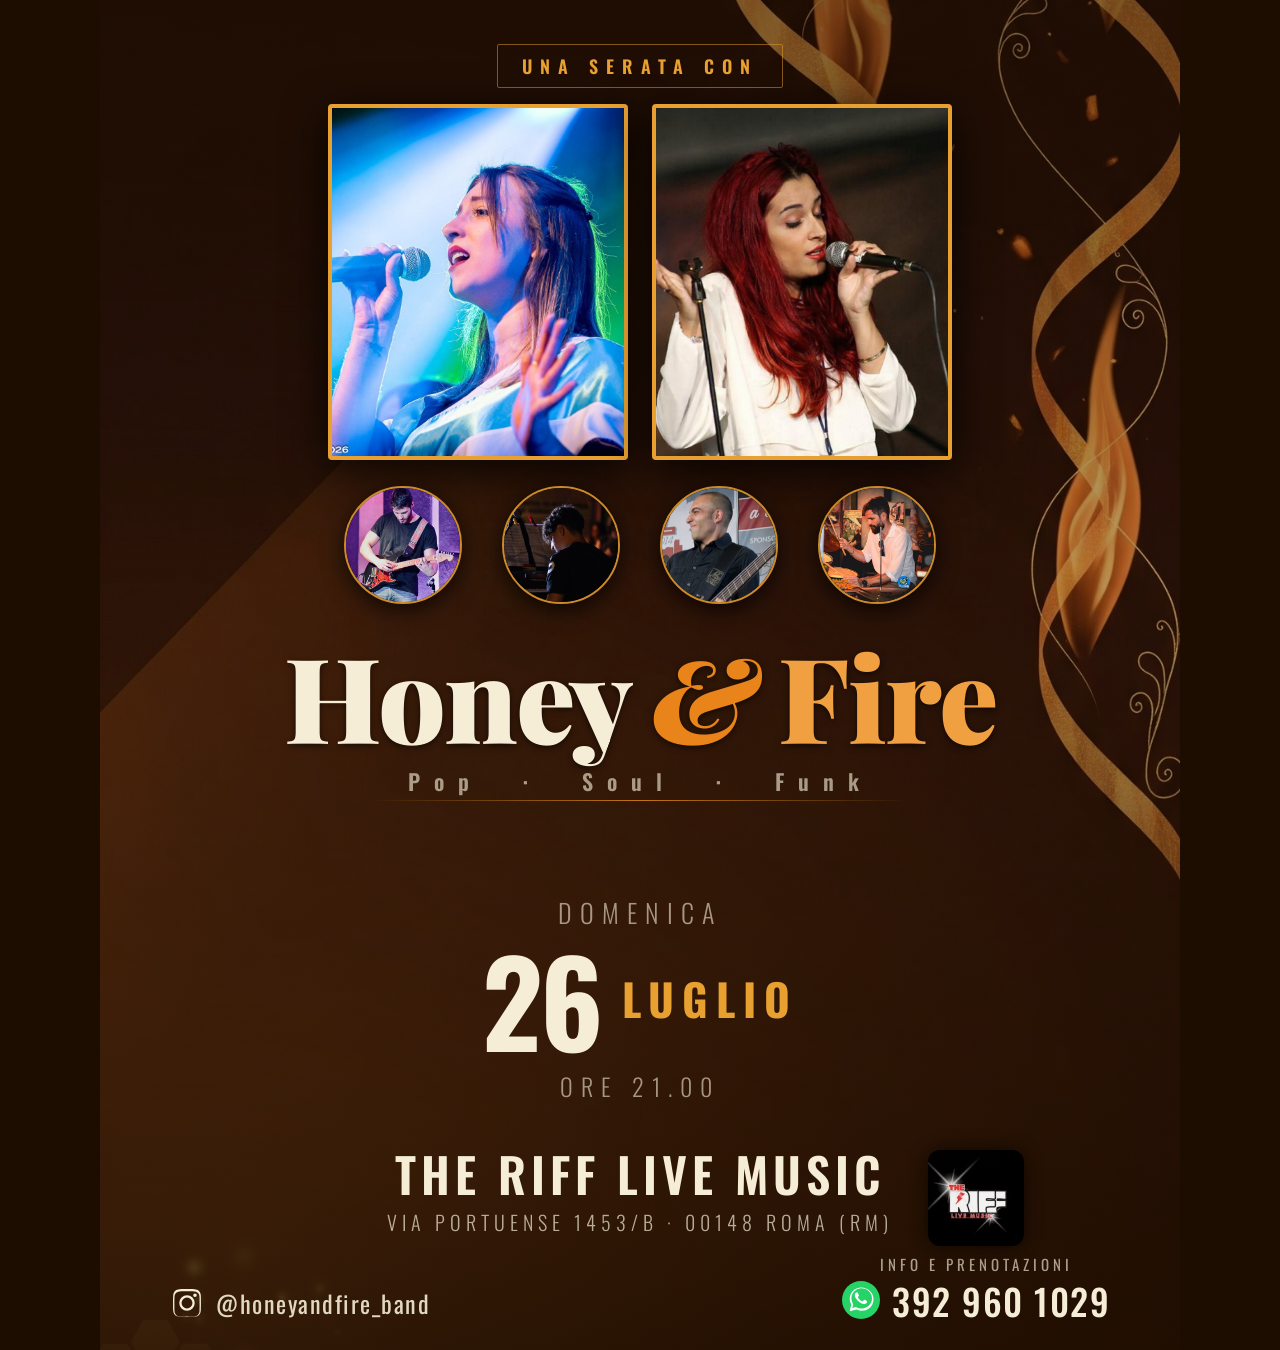
<file: locandina-260726-instagram.html>
<!DOCTYPE html>
<html lang="it">
<head>
<meta charset="utf-8" />
<title>Honey &amp; Fire — Instagram @ The Riff (1080×1350)</title>
<link rel="preconnect" href="https://fonts.googleapis.com" />
<link rel="preconnect" href="https://fonts.gstatic.com" crossorigin />
<link href="https://fonts.googleapis.com/css2?family=Playfair+Display:ital,wght@0,700;0,900;1,400&family=Oswald:wght@300;400;600;700&display=swap" rel="stylesheet" />
<style>
  * { margin: 0; padding: 0; box-sizing: border-box; }

  body {
    background: #1D0D00;
    display: flex;
    justify-content: center;
    align-items: flex-start;
    min-height: 100vh;
  }

  /* IG feed-post 4:5 — 1080×1350 native. Background mirrors the A4
     locandina: scrim over the honeycomb + flame portrait. */
  .poster {
    position: relative;
    width: 1080px;
    height: 1350px;
    overflow: hidden;
    background:
      linear-gradient(180deg, rgba(29,13,0,0.55), rgba(29,13,0,0.30) 42%, rgba(29,13,0,0.88)),
      url("images/hero-bg-portrait.jpg?v=e867fe0") center / cover no-repeat,
      #1D0D00;
    color: #f5edd5;
    font-family: 'Oswald', sans-serif;
  }

  /* Top badge */
  .top-badge {
    position: absolute;
    top: 44px;
    left: 0;
    right: 0;
    text-align: center;
    z-index: 10;
  }
  .top-badge span {
    display: inline-block;
    font-size: 18px;
    font-weight: 600;
    letter-spacing: 8px;
    text-transform: uppercase;
    color: #e8a030;
    border: 1px solid rgba(232,160,48,0.5);
    padding: 8px 24px;
    border-radius: 2px;
  }

  /* Singer portraits */
  .singers {
    position: absolute;
    top: 104px;
    left: 50%;
    transform: translateX(-50%);
    display: flex;
    gap: 24px;
    z-index: 3;
  }
  .singer {
    width: 300px;
    height: 356px;
    object-fit: cover;
    border-radius: 4px;
    border: 4px solid #e8a030;
    box-shadow: 0 10px 44px rgba(0,0,0,0.85);
    display: block;
  }
  .singer-honey { object-position: center 12%; }
  .singer-fire  { object-position: center 18%; transform: scaleX(-1); }

  /* Musician portraits — row of 4 circles under the singers. */
  .musicians {
    position: absolute;
    top: 486px;
    left: 50%;
    transform: translateX(-50%);
    display: flex;
    gap: 40px;
    z-index: 3;
  }
  .musician-photo {
    width: 118px;
    height: 118px;
    border-radius: 50%;
    object-fit: cover;
    border: 2px solid rgba(232,160,48,0.85);
    box-shadow: 0 6px 22px rgba(0,0,0,0.75);
    display: block;
  }

  /* Band name */
  .band-name {
    position: absolute;
    top: 636px;
    left: 0;
    right: 0;
    text-align: center;
    font-family: 'Playfair Display', serif;
    font-weight: 900;
    font-size: 118px;
    line-height: 1;
    letter-spacing: -2px;
    color: #f5edd5;
    text-shadow: 0 2px 6px rgba(0,0,0,0.6);
    z-index: 5;
  }
  .band-name .amp { color: #e8841a; font-style: italic; }
  .band-name .fire { color: #f0a040; }

  .tagline {
    position: absolute;
    top: 770px;
    left: 0;
    right: 0;
    text-align: center;
    font-size: 22px;
    line-height: 1;
    font-weight: 600;
    letter-spacing: 14px;
    color: rgba(245,237,213,0.62);
    z-index: 5;
  }

  /* Hexagon divider */
  .divider {
    position: absolute;
    top: 800px;
    left: 50%;
    transform: translateX(-50%);
    display: flex;
    align-items: center;
    gap: 18px;
    width: 540px;
    z-index: 5;
  }
  .divider-line {
    flex: 1;
    height: 1px;
    background: linear-gradient(to right, transparent, rgba(232,140,20,0.8), transparent);
  }
  .divider-logo {
    width: 86px;
    height: 86px;
    display: block;
  }

  /* Date */
  .date-block {
    position: absolute;
    top: 900px;
    left: 0;
    right: 0;
    text-align: center;
    z-index: 5;
  }
  .date-day {
    font-size: 26px;
    line-height: 1;
    font-weight: 300;
    letter-spacing: 8px;
    text-transform: uppercase;
    color: rgba(245,237,213,0.6);
    display: block;
    margin-bottom: 14px;
  }
  .date-main {
    display: inline-flex;
    align-items: center;
    justify-content: center;
    gap: 22px;
    line-height: 1;
  }
  .date-number {
    font-weight: 700;
    font-size: 118px;
    line-height: 1;
    color: #f5edd5;
    letter-spacing: -3px;
  }
  .date-month {
    font-weight: 700;
    font-size: 44px;
    line-height: 1;
    letter-spacing: 8px;
    text-transform: uppercase;
    color: #e8a030;
  }
  .date-time {
    margin-top: 16px;
    font-size: 24px;
    line-height: 1;
    font-weight: 300;
    letter-spacing: 8px;
    text-transform: uppercase;
    color: rgba(245,237,213,0.6);
  }

  /* Venue */
  .venue {
    position: absolute;
    top: 1150px;
    left: 0;
    right: 0;
    text-align: center;
    z-index: 5;
  }
  .venue-name {
    font-size: 48px;
    line-height: 1;
    font-weight: 600;
    letter-spacing: 5px;
    text-transform: uppercase;
    color: #f5edd5;
  }
  .venue-address {
    margin-top: 14px;
    font-size: 20px;
    line-height: 1;
    font-weight: 300;
    letter-spacing: 5px;
    text-transform: uppercase;
    color: rgba(245,237,213,0.7);
  }

  /* Bottom-left: Instagram handle. Top-anchored so the headless
     screenshot can't shave the line off. */
  .social-badge {
    position: absolute;
    top: 1286px;
    left: 70px;
    display: flex;
    align-items: center;
    gap: 12px;
    z-index: 10;
  }
  .social-badge svg { width: 34px; height: 34px; flex-shrink: 0; color: #f5edd5; }
  .social-handle {
    font-size: 24px;
    font-weight: 400;
    letter-spacing: 1.5px;
    color: rgba(245,237,213,0.9);
    line-height: 1;
  }

  /* Bottom-right: The Riff logo above the WhatsApp prenotazioni number.
     column-reverse keeps DOM order link → logo while showing the logo on
     top; top-anchored like .social-badge. */
  .venue-badge {
    position: absolute;
    top: 1150px;
    right: 70px;
    display: flex;
    flex-direction: column-reverse;
    align-items: center;
    gap: 10px;
    z-index: 10;
  }
  .venue-contact { text-decoration: none; text-align: center; color: inherit; }
  .venue-info-label {
    font-size: 15px;
    font-weight: 400;
    letter-spacing: 4px;
    text-transform: uppercase;
    color: rgba(245,237,213,0.65);
    line-height: 1.1;
    margin-bottom: 8px;
  }
  .venue-info-number {
    display: flex;
    align-items: center;
    justify-content: center;
    gap: 12px;
    font-size: 36px;
    font-weight: 500;
    letter-spacing: 1.5px;
    color: #f5edd5;
    line-height: 1.1;
  }
  .venue-info-number .wa-icon-small { width: 38px; height: 38px; flex-shrink: 0; }
  .venue-logo {
    width: 96px;
    height: 96px;
    border-radius: 12px;
    object-fit: cover;
    opacity: 0.95;
    filter: drop-shadow(0 0 10px rgba(0,0,0,0.7));
  }
</style>
</head>
<body>
<div class="poster">

  <div class="top-badge"><span>Una serata con</span></div>

  <div class="singers">
    <img class="singer singer-honey" src="images/fulls/08.jpg?v=e766789" alt="Honey – Francesca" />
    <img class="singer singer-fire"  src="images/fulls/09.jpg?v=e766789" alt="Fire – Giorgia" />
  </div>

  <div class="musicians">
    <img class="musician-photo" src="images/members/guitar.jpg?v=e766789" alt="Patrizio – Chitarra" />
    <img class="musician-photo" src="images/members/gabriele.jpg?v=e766789" alt="Gabriele – Tastiere" />
    <img class="musician-photo" src="images/members/mario.png?v=e766789" alt="Mario – Basso" />
    <img class="musician-photo" src="images/members/gabriel.jpg?v=e766789" alt="Gabriel – Batteria" />
  </div>

  <h1 class="band-name">Honey <span class="amp">&amp;</span> <span class="fire">Fire</span></h1>

  <div class="tagline">Pop &nbsp;·&nbsp; Soul &nbsp;·&nbsp; Funk</div>

  <div class="divider">
    <div class="divider-line"></div>
  </div>

  <div class="date-block">
    <span class="date-day">Domenica</span>
    <div class="date-main">
      <span class="date-number">26</span>
      <span class="date-month">Luglio</span>
    </div>
    <div class="date-time">ore 21.00</div>
  </div>

  <div class="venue">
    <div class="venue-name">The Riff Live Music</div>
    <div class="venue-address">Via Portuense 1453/B &middot; 00148 Roma (RM)</div>
  </div>

  <div class="social-badge">
    <svg viewBox="0 0 24 24" fill="currentColor" aria-hidden="true">
      <path d="M12 2.16c3.2 0 3.58.012 4.85.07 1.17.054 1.8.25 2.23.41.56.22.96.48 1.38.9.42.42.68.82.9 1.38.16.43.36 1.06.41 2.23.058 1.27.07 1.65.07 4.85s-.012 3.58-.07 4.85c-.054 1.17-.25 1.8-.41 2.23-.22.56-.48.96-.9 1.38-.42.42-.82.68-1.38.9-.43.16-1.06.36-2.23.41-1.27.058-1.65.07-4.85.07s-3.58-.012-4.85-.07c-1.17-.054-1.8-.25-2.23-.41a3.71 3.71 0 0 1-1.38-.9 3.71 3.71 0 0 1-.9-1.38c-.16-.43-.36-1.06-.41-2.23C2.172 15.58 2.16 15.2 2.16 12s.012-3.58.07-4.85c.054-1.17.25-1.8.41-2.23.22-.56.48-.96.9-1.38.42-.42.82-.68 1.38-.9.43-.16 1.06-.36 2.23-.41C8.42 2.172 8.8 2.16 12 2.16zm0 1.62c-3.14 0-3.51.012-4.75.07-.97.045-1.5.21-1.85.34-.46.18-.79.4-1.14.74-.34.34-.56.68-.74 1.14-.13.35-.3.88-.34 1.85-.058 1.24-.07 1.61-.07 4.75s.012 3.51.07 4.75c.045.97.21 1.5.34 1.85.18.46.4.79.74 1.14.34.34.68.56 1.14.74.35.13.88.3 1.85.34 1.24.058 1.61.07 4.75.07s3.51-.012 4.75-.07c.97-.045 1.5-.21 1.85-.34.46-.18.79-.4 1.14-.74.34-.34.56-.68.74-1.14.13-.35.3-.88.34-1.85.058-1.24.07-1.61.07-4.75s-.012-3.51-.07-4.75c-.045-.97-.21-1.5-.34-1.85a3.07 3.07 0 0 0-.74-1.14 3.07 3.07 0 0 0-1.14-.74c-.35-.13-.88-.3-1.85-.34-1.24-.058-1.61-.07-4.75-.07zm0 2.76a5.46 5.46 0 1 1 0 10.92 5.46 5.46 0 0 1 0-10.92zm0 1.62a3.84 3.84 0 1 0 0 7.68 3.84 3.84 0 0 0 0-7.68zm5.65-2.93a1.275 1.275 0 1 1 0 2.55 1.275 1.275 0 0 1 0-2.55z"/>
    </svg>
    <span class="social-handle">@honeyandfire_band</span>
  </div>

  <div class="venue-badge">
    <a class="venue-contact" href="https://wa.me/393929601029">
      <div class="venue-info-label">Info e prenotazioni</div>
      <div class="venue-info-number">
        <svg class="wa-icon-small" viewBox="0 0 32 32" fill="none" xmlns="http://www.w3.org/2000/svg">
          <circle cx="16" cy="16" r="16" fill="#25D366"/>
          <path fill="#fff" d="M23.5 8.5A10.44 10.44 0 0016.01 5.5C10.76 5.5 6.5 9.76 6.5 15.01c0 1.68.44 3.32 1.28 4.76L6.5 25.5l5.87-1.54a10.47 10.47 0 004.64 1.09h.01c5.25 0 9.51-4.26 9.51-9.51A9.46 9.46 0 0023.5 8.5zm-7.49 14.63h-.01c-1.42 0-2.82-.38-4.04-1.1l-.29-.17-3.03.79.81-2.95-.19-.3a8.62 8.62 0 01-1.32-4.59c0-4.77 3.88-8.65 8.65-8.65a8.6 8.6 0 016.12 2.54 8.6 8.6 0 012.53 6.13c-.01 4.77-3.89 8.3-8.23 8.3zm4.74-6.48c-.26-.13-1.54-.76-1.78-.85-.24-.09-.41-.13-.58.13-.17.26-.66.85-.81 1.02-.15.17-.3.19-.56.06-.26-.13-1.1-.41-2.1-1.3-.78-.7-1.3-1.56-1.45-1.82-.15-.26-.02-.4.11-.53.12-.12.26-.3.39-.46.13-.15.17-.26.26-.43.09-.17.04-.32-.02-.45-.06-.13-.58-1.4-.8-1.92-.21-.5-.43-.43-.58-.44l-.5-.01c-.17 0-.45.06-.69.32-.24.26-.9.88-.9 2.14s.92 2.49 1.05 2.66c.13.17 1.81 2.76 4.38 3.87.61.26 1.09.42 1.46.54.61.19 1.17.16 1.61.1.49-.07 1.51-.62 1.72-1.22.21-.6.21-1.11.15-1.22-.07-.1-.24-.16-.5-.29z"/>
        </svg>
        <span>392 960 1029</span>
      </div>
    </a>
    <img class="venue-logo" src="images/the_riff_logo.jpg?v=e766789" alt="The Riff Live Music" />
  </div>

</div>
</body>
</html>
</file>
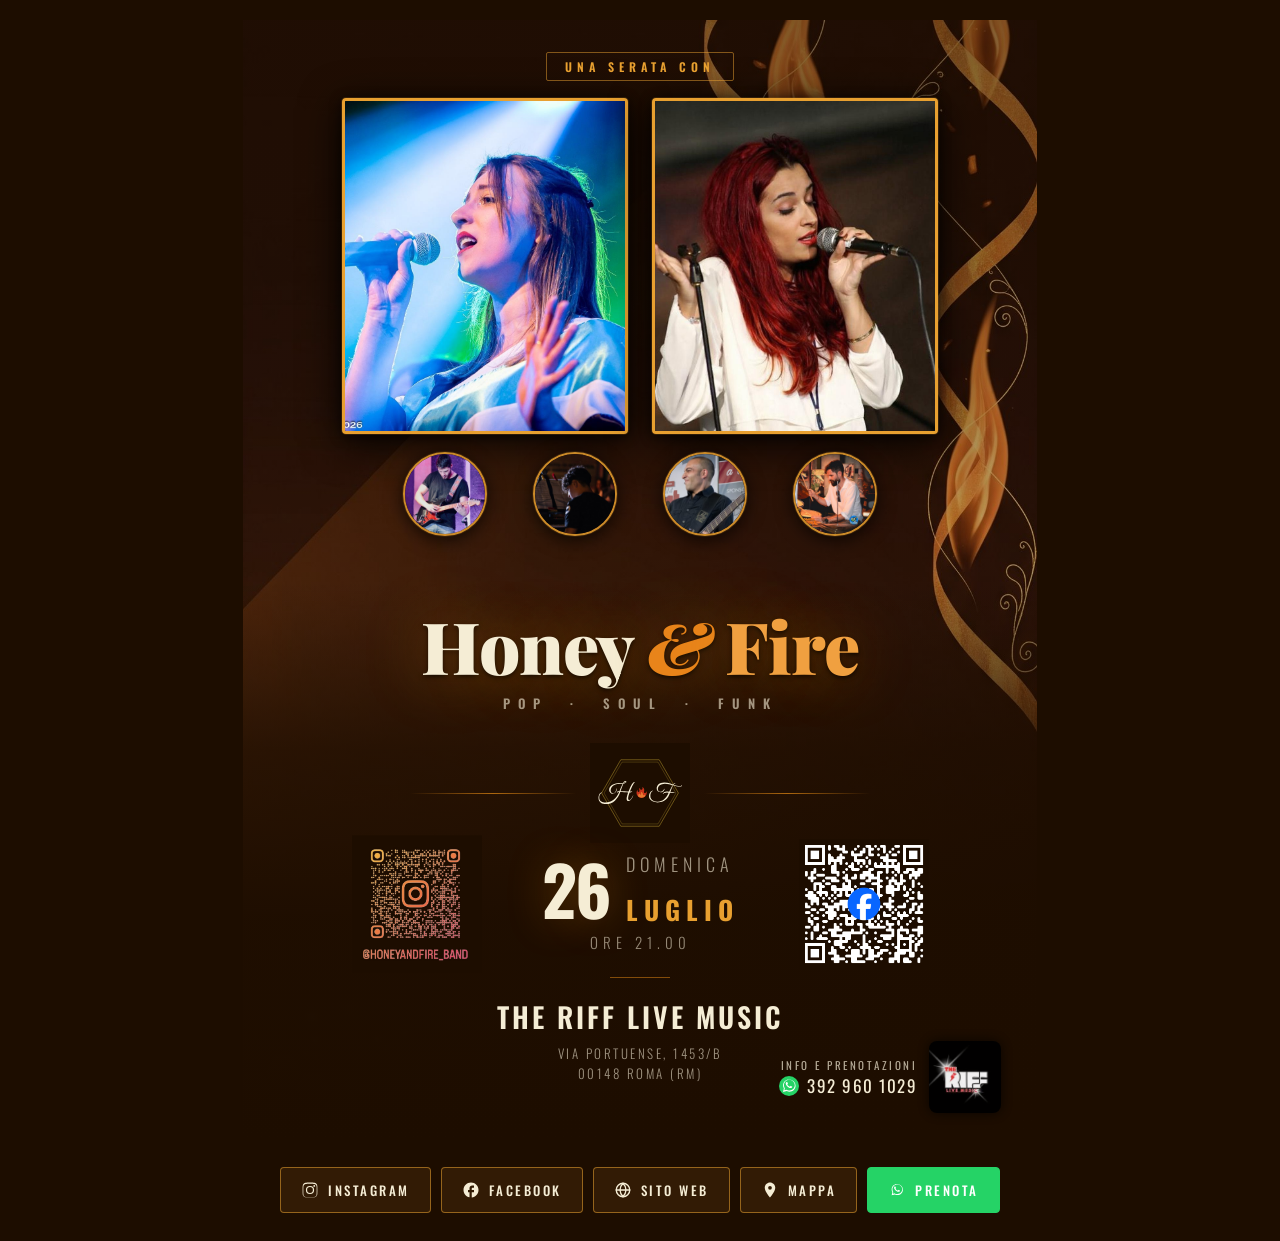
<file: locandina-260726.html>
<!DOCTYPE html>
<html lang="it">
<head>
<meta charset="utf-8" />
<title>Honey & Fire — Live @ The Riff, 26 Luglio</title>
<link rel="preconnect" href="https://fonts.googleapis.com" />
<link rel="preconnect" href="https://fonts.gstatic.com" crossorigin />
<link href="https://fonts.googleapis.com/css2?family=Playfair+Display:ital,wght@0,700;0,900;1,400&family=Oswald:wght@300;400;600;700&display=swap" rel="stylesheet" />
<style>
  * { margin: 0; padding: 0; box-sizing: border-box; }

  body {
    background: #1D0D00;
    display: flex;
    flex-direction: column;
    align-items: center;
    padding: 20px;
    min-height: 100vh;
  }

  /* Screen-only CTA bar under the poster, hidden in @media print. */
  .cta-buttons {
    width: 794px;
    max-width: 100%;
    margin: 24px auto 8px;
    display: flex;
    flex-wrap: wrap;
    justify-content: center;
    gap: 10px;
    font-family: 'Oswald', sans-serif;
  }
  .cta-buttons a {
    display: inline-flex;
    align-items: center;
    gap: 9px;
    padding: 12px 20px;
    background: rgba(232,160,48,0.10);
    border: 1px solid rgba(232,160,48,0.55);
    border-radius: 4px;
    color: #f5edd5;
    text-decoration: none;
    font-size: 13px;
    font-weight: 500;
    letter-spacing: 2.5px;
    text-transform: uppercase;
    transition: background 0.2s ease, border-color 0.2s ease, color 0.2s ease;
    -webkit-tap-highlight-color: transparent;
  }
  .cta-buttons a:hover {
    background: rgba(232,160,48,0.22);
    border-color: #e8a030;
    color: #fff;
  }
  .cta-buttons a.cta-primary {
    background: #25D366;
    border-color: #25D366;
    color: #fff;
  }
  .cta-buttons a.cta-primary:hover {
    background: #1ebe5c;
    border-color: #1ebe5c;
  }
  .cta-buttons svg {
    width: 18px;
    height: 18px;
    flex-shrink: 0;
  }

  /* A4 at 96dpi = 794 × 1123px. Background mirrors the site hero:
     subtle scrim on top of the honeycomb + flame portrait, with the
     base brown as the final fallback. */
  .poster {
    position: relative;
    width: 794px;
    height: 1123px;
    overflow: hidden;
    background:
      linear-gradient(180deg, rgba(29,13,0,0.55), rgba(29,13,0,0.30) 45%, rgba(29,13,0,0.70)),
      url("images/hero-bg-portrait.jpg?v=829695d") center / cover no-repeat,
      #1D0D00;
    flex-shrink: 0;
  }

  /* Singer portrait photos */
  .singers {
    position: absolute;
    top: 78px;
    left: 0;
    right: 0;
    z-index: 3;
    display: flex;
    justify-content: center;
    gap: 24px;
    padding: 0 78px;
  }
  .singer-photo {
    width: 286px;
    height: 336px;
    object-fit: cover;
    border-radius: 4px;
    border: 3px solid #e8a030;
    box-shadow:
      0 0 0 1px rgba(232,160,48,0.15),
      0 8px 40px rgba(0,0,0,0.9),
      0 2px 12px rgba(0,0,0,0.6);
    display: block;
    flex-shrink: 0;
  }
  .singer-honey { object-position: center 12%; }
  .singer-fire  { object-position: center 18%; transform: scaleX(-1); }

  /* Musician portraits — row of 4 small circles under the singers. */
  .musicians {
    position: absolute;
    top: 432px;
    left: 0;
    right: 0;
    z-index: 3;
    display: flex;
    justify-content: center;
    align-items: flex-start;
    gap: 30px;
    padding: 0 60px;
  }
  .musician {
    display: flex;
    flex-direction: column;
    align-items: center;
    width: 100px;
  }
  .musician-photo {
    width: 84px;
    height: 84px;
    border-radius: 50%;
    object-fit: cover;
    border: 2px solid rgba(232,160,48,0.85);
    box-shadow:
      0 0 0 1px rgba(232,160,48,0.12),
      0 4px 18px rgba(0,0,0,0.75);
    display: block;
  }
  .musician-name {
    font-family: 'Oswald', sans-serif;
    font-size: 11px;
    font-weight: 500;
    letter-spacing: 2px;
    text-transform: uppercase;
    color: rgba(245,237,213,0.85);
    margin-top: 8px;
    line-height: 1.1;
  }
  .musician-role {
    font-family: 'Oswald', sans-serif;
    font-size: 9px;
    font-weight: 300;
    letter-spacing: 2.5px;
    text-transform: uppercase;
    color: rgba(232,160,48,0.75);
    margin-top: 2px;
    line-height: 1.1;
  }

  /* Bottom fade for text legibility */
  .overlay {
    position: absolute;
    bottom: 0;
    left: 0;
    right: 0;
    height: 50%;
    z-index: 2;
    background: linear-gradient(
      to bottom,
      transparent 0%,
      rgba(29,13,0,0.72) 30%,
      rgba(29,13,0,0.97) 60%,
      #1D0D00 100%
    );
  }

  /* All content above overlays */
  .content {
    position: absolute;
    inset: 0;
    z-index: 10;
    display: flex;
    flex-direction: column;
    align-items: center;
    justify-content: flex-end;
    padding: 0 52px 36px;
    text-align: center;
    color: #f5edd5;
  }

  /* Top badge */
  .top-badge {
    position: absolute;
    top: 32px;
    left: 0;
    right: 0;
    text-align: center;
    z-index: 10;
  }

  /* Social QRs flank the date, absolutely positioned so the date stays centred. */
  .qr-link {
    position: absolute;
    right: calc(100% + 60px);
    top: 50%;
    transform: translateY(-50%);
    line-height: 0;
    -webkit-tap-highlight-color: transparent;
  }
  .qr-link.qr-right {
    right: auto;
    left: calc(100% + 60px);
  }
  .qr-img {
    width: 130px;
    height: auto;
    display: block;
  }
  .top-badge span {
    display: inline-block;
    font-family: 'Oswald', sans-serif;
    font-size: 12px;
    font-weight: 600;
    letter-spacing: 5px;
    text-transform: uppercase;
    color: #e8a030;
    border: 1px solid rgba(232,160,48,0.5);
    padding: 5px 18px;
    border-radius: 2px;
  }

  /* Band name */
  .band-name {
    font-family: 'Playfair Display', serif;
    font-weight: 900;
    font-size: 72px;
    line-height: 0.95;
    letter-spacing: -1px;
    color: #f5edd5;
    text-shadow:
      0 0 60px rgba(232,140,20,0.4),
      0 2px 4px rgba(0,0,0,0.8);
    margin-bottom: 6px;
  }
  .band-name .amp {
    color: #e8841a;
    font-style: italic;
  }
  .band-name .fire {
    color: #f0a040;
  }

  /* Divider */
  .divider {
    display: flex;
    align-items: center;
    gap: 14px;
    margin: 8px 0 12px;
    width: 100%;
    max-width: 460px;
  }
  .divider-line {
    flex: 1;
    height: 1px;
    background: linear-gradient(to right, transparent, rgba(232,140,20,0.7), transparent);
  }
  .divider-logo {
    width: 100px;
    height: 100px;
    flex-shrink: 0;
  }

  /* "LIVE" tag */
  .live-tag {
    font-family: 'Oswald', sans-serif;
    font-size: 13px;
    font-weight: 600;
    letter-spacing: 8px;
    text-transform: uppercase;
    color: rgba(245,237,213,0.6);
    margin-top: 8px;
    margin-bottom: 22px;
  }

  /* Date */
  .date-block {
    position: relative;
    margin-bottom: 6px;
  }
  .date-day {
    font-family: 'Oswald', sans-serif;
    font-weight: 300;
    font-size: 18px;
    letter-spacing: 5px;
    text-transform: uppercase;
    color: rgba(245,237,213,0.6);
    line-height: 1;
  }
  .date-main {
    display: flex;
    align-items: center;
    justify-content: center;
    gap: 16px;
  }
  .date-number {
    font-family: 'Oswald', sans-serif;
    font-weight: 700;
    font-size: 68px;
    line-height: 1;
    color: #f5edd5;
    text-shadow: 0 0 40px rgba(232,140,20,0.3);
    letter-spacing: -2px;
  }
  .date-stack {
    display: flex;
    flex-direction: column;
    justify-content: space-between;
    align-items: flex-start;
    height: 68px;
  }
  .date-month {
    font-family: 'Oswald', sans-serif;
    font-weight: 700;
    font-size: 26px;
    letter-spacing: 6px;
    text-transform: uppercase;
    color: #e8a030;
    line-height: 1;
  }
  .date-time {
    font-family: 'Oswald', sans-serif;
    font-weight: 300;
    font-size: 15px;
    letter-spacing: 5px;
    text-transform: uppercase;
    color: rgba(245,237,213,0.55);
    margin-top: 8px;
  }

  /* Thin separator */
  .sep {
    width: 60px;
    height: 1px;
    background: rgba(232,140,20,0.5);
    margin: 18px auto;
  }

  /* Venue */
  .venue-name {
    font-family: 'Oswald', sans-serif;
    font-weight: 600;
    font-size: 28px;
    letter-spacing: 3px;
    text-transform: uppercase;
    color: #f5edd5;
    margin-bottom: 6px;
  }
  .venue-address {
    display: inline-block;
    font-family: 'Oswald', sans-serif;
    font-weight: 300;
    font-size: 13px;
    letter-spacing: 2.5px;
    text-transform: uppercase;
    color: rgba(245,237,213,0.6);
    margin-bottom: 24px;
    text-decoration: none;
    -webkit-tap-highlight-color: transparent;
  }
  .venue-address:hover { color: #f5edd5; }

  /* Venue badge — bottom right: contact (label + WhatsApp number) + venue logo */
  .venue-badge {
    position: absolute;
    bottom: 30px;
    right: 36px;
    z-index: 20;
    display: flex;
    align-items: center;
    gap: 12px;
  }
  .venue-contact {
    text-decoration: none;
    text-align: right;
    color: inherit;
    -webkit-tap-highlight-color: transparent;
  }
  .venue-info-label {
    font-family: 'Oswald', sans-serif;
    font-size: 11px;
    font-weight: 400;
    letter-spacing: 2.5px;
    text-transform: uppercase;
    color: rgba(245,237,213,0.7);
    line-height: 1.3;
    margin-bottom: 4px;
  }
  .venue-info-number {
    display: flex;
    align-items: center;
    justify-content: flex-end;
    gap: 8px;
    font-family: 'Oswald', sans-serif;
    font-size: 17px;
    font-weight: 400;
    letter-spacing: 1.5px;
    color: #f5edd5;
    line-height: 1.2;
  }
  .venue-info-number .wa-icon-small {
    width: 20px;
    height: 20px;
    flex-shrink: 0;
  }
  .venue-logo {
    width: 72px;
    height: 72px;
    border-radius: 8px;
    object-fit: cover;
    opacity: 0.95;
    filter: drop-shadow(0 0 6px rgba(0,0,0,0.7));
    flex-shrink: 0;
  }

  /* Print rules — keep the in-poster artwork clean for PDF export. */
  @media print {
    @page { size: A4 portrait; margin: 0; }
    html, body {
      margin: 0;
      padding: 0;
      background: #1D0D00;
    }
    body {
      display: block;
      min-height: 0;
    }
    .poster {
      margin: 0;
      box-shadow: none;
      page-break-after: avoid;
    }
    /* Chrome's PDF renderer rasterises large blur radii as solid
       coloured rectangles instead of soft glows. Drop the shadows
       and mirror filters for print only. */
    .band-name,
    .date-number {
      text-shadow: none;
    }
    .singer-photo,
    .musician-photo {
      box-shadow: none;
    }
    .cta-buttons { display: none; }
  }
</style>
</head>
<body>
<div class="poster">

  <!-- Singer portraits -->
  <div class="singers">
    <img class="singer-photo singer-honey" src="images/fulls/08.jpg?v=e766789" alt="Honey – Francesca" />
    <img class="singer-photo singer-fire"  src="images/fulls/09.jpg?v=e766789" alt="Fire – Giorgia" />
  </div>

  <!-- Musicians row -->
  <div class="musicians">
    <div class="musician">
      <img class="musician-photo" src="images/members/guitar.jpg?v=e766789" alt="Patrizio – Chitarra" />
    </div>
    <div class="musician">
      <img class="musician-photo" src="images/members/gabriele.jpg?v=e766789" alt="Gabriele – Tastiere" />
    </div>
    <div class="musician">
      <img class="musician-photo" src="images/members/mario.png?v=e766789" alt="Mario – Basso" />
    </div>
    <div class="musician">
      <img class="musician-photo" src="images/members/gabriel.jpg?v=e766789" alt="Gabriel – Batteria" />
    </div>
  </div>

  <!-- Bottom fade -->
  <div class="overlay"></div>

  <!-- Top badge -->
  <div class="top-badge">
    <span>Una serata con</span>
  </div>

  <!-- Main content -->
  <div class="content">

    <div class="band-name">
      Honey <span class="amp">&amp;</span> <span class="fire">Fire</span>
    </div>

    <div class="live-tag">Pop &nbsp;·&nbsp; Soul &nbsp;·&nbsp; Funk</div>

    <div class="divider">
      <div class="divider-line"></div>
      <img class="divider-logo" src="logo-dark.svg?v=e766789" alt="Honey & Fire" />
      <div class="divider-line"></div>
    </div>

    <div class="date-block">
      <a class="qr-link" href="https://www.instagram.com/honeyandfire_band" target="_blank" rel="noopener">
        <img class="qr-img" src="images/qr-instagram.jpg?v=e766789" alt="Instagram @honeyandfire_band" />
      </a>
      <a class="qr-link qr-right" href="https://www.facebook.com/share/1Ax3o1t19K/?mibextid=wwXIfr" target="_blank" rel="noopener">
        <img class="qr-img" src="images/qr-facebook.png?v=e766789" alt="Facebook Honey & Fire" />
      </a>
      <div class="date-main">
        <span class="date-number">26</span>
        <div class="date-stack">
          <span class="date-day">Domenica</span>
          <span class="date-month">Luglio</span>
        </div>
      </div>
      <div class="date-time">ore 21.00</div>
    </div>

    <div class="sep"></div>

    <div class="venue-name">The Riff Live Music</div>
    <a class="venue-address" href="https://www.google.com/maps?q=Via+Portuense+1453/B,+00148+Roma+RM" target="_blank" rel="noopener">Via Portuense, 1453/B<br/>00148 Roma (RM)</a>

  </div><!-- /content -->

  <!-- The Riff badge — bottom right: contact placeholder + venue logo -->
  <div class="venue-badge">
    <a class="venue-contact" href="https://wa.me/393929601029" target="_blank" rel="noopener">
      <div class="venue-info-label">Info e prenotazioni</div>
      <div class="venue-info-number">
        <svg class="wa-icon-small" viewBox="0 0 32 32" fill="none" xmlns="http://www.w3.org/2000/svg">
          <circle cx="16" cy="16" r="16" fill="#25D366"/>
          <path fill="#fff" d="M23.5 8.5A10.44 10.44 0 0016.01 5.5C10.76 5.5 6.5 9.76 6.5 15.01c0 1.68.44 3.32 1.28 4.76L6.5 25.5l5.87-1.54a10.47 10.47 0 004.64 1.09h.01c5.25 0 9.51-4.26 9.51-9.51A9.46 9.46 0 0023.5 8.5zm-7.49 14.63h-.01c-1.42 0-2.82-.38-4.04-1.1l-.29-.17-3.03.79.81-2.95-.19-.3a8.62 8.62 0 01-1.32-4.59c0-4.77 3.88-8.65 8.65-8.65a8.6 8.6 0 016.12 2.54 8.6 8.6 0 012.53 6.13c-.01 4.77-3.89 8.3-8.23 8.3zm4.74-6.48c-.26-.13-1.54-.76-1.78-.85-.24-.09-.41-.13-.58.13-.17.26-.66.85-.81 1.02-.15.17-.3.19-.56.06-.26-.13-1.1-.41-2.1-1.3-.78-.7-1.3-1.56-1.45-1.82-.15-.26-.02-.4.11-.53.12-.12.26-.3.39-.46.13-.15.17-.26.26-.43.09-.17.04-.32-.02-.45-.06-.13-.58-1.4-.8-1.92-.21-.5-.43-.43-.58-.44l-.5-.01c-.17 0-.45.06-.69.32-.24.26-.9.88-.9 2.14s.92 2.49 1.05 2.66c.13.17 1.81 2.76 4.38 3.87.61.26 1.09.42 1.46.54.61.19 1.17.16 1.61.1.49-.07 1.51-.62 1.72-1.22.21-.6.21-1.11.15-1.22-.07-.1-.24-.16-.5-.29z"/>
        </svg>
        <span>392 960 1029</span>
      </div>
    </a>
    <img class="venue-logo" src="images/the_riff_logo.jpg?v=e766789" alt="The Riff Live Music" />
  </div>

</div><!-- /poster -->

<!-- Screen-only CTAs (hidden in @media print). -->
<nav class="cta-buttons" aria-label="Link rapidi">
  <a href="https://www.instagram.com/honeyandfire_band" target="_blank" rel="noopener">
    <svg viewBox="0 0 24 24" fill="currentColor" aria-hidden="true">
      <path d="M12 2.16c3.2 0 3.58.012 4.85.07 1.17.054 1.8.25 2.23.41.56.22.96.48 1.38.9.42.42.68.82.9 1.38.16.43.36 1.06.41 2.23.058 1.27.07 1.65.07 4.85s-.012 3.58-.07 4.85c-.054 1.17-.25 1.8-.41 2.23-.22.56-.48.96-.9 1.38-.42.42-.82.68-1.38.9-.43.16-1.06.36-2.23.41-1.27.058-1.65.07-4.85.07s-3.58-.012-4.85-.07c-1.17-.054-1.8-.25-2.23-.41a3.71 3.71 0 0 1-1.38-.9 3.71 3.71 0 0 1-.9-1.38c-.16-.43-.36-1.06-.41-2.23C2.172 15.58 2.16 15.2 2.16 12s.012-3.58.07-4.85c.054-1.17.25-1.8.41-2.23.22-.56.48-.96.9-1.38.42-.42.82-.68 1.38-.9.43-.16 1.06-.36 2.23-.41C8.42 2.172 8.8 2.16 12 2.16zm0 1.62c-3.14 0-3.51.012-4.75.07-.97.045-1.5.21-1.85.34-.46.18-.79.4-1.14.74-.34.34-.56.68-.74 1.14-.13.35-.3.88-.34 1.85-.058 1.24-.07 1.61-.07 4.75s.012 3.51.07 4.75c.045.97.21 1.5.34 1.85.18.46.4.79.74 1.14.34.34.68.56 1.14.74.35.13.88.3 1.85.34 1.24.058 1.61.07 4.75.07s3.51-.012 4.75-.07c.97-.045 1.5-.21 1.85-.34.46-.18.79-.4 1.14-.74.34-.34.56-.68.74-1.14.13-.35.3-.88.34-1.85.058-1.24.07-1.61.07-4.75s-.012-3.51-.07-4.75c-.045-.97-.21-1.5-.34-1.85a3.07 3.07 0 0 0-.74-1.14 3.07 3.07 0 0 0-1.14-.74c-.35-.13-.88-.3-1.85-.34-1.24-.058-1.61-.07-4.75-.07zm0 2.76a5.46 5.46 0 1 1 0 10.92 5.46 5.46 0 0 1 0-10.92zm0 1.62a3.84 3.84 0 1 0 0 7.68 3.84 3.84 0 0 0 0-7.68zm5.65-2.93a1.275 1.275 0 1 1 0 2.55 1.275 1.275 0 0 1 0-2.55z"/>
    </svg>
    Instagram
  </a>
  <a href="https://www.facebook.com/share/1Ax3o1t19K/?mibextid=wwXIfr" target="_blank" rel="noopener">
    <svg viewBox="0 0 24 24" fill="currentColor" aria-hidden="true">
      <path d="M22 12c0-5.52-4.48-10-10-10S2 6.48 2 12c0 4.84 3.44 8.87 8 9.8V15H8v-3h2V9.5C10 7.57 11.57 6 13.5 6H16v3h-2c-.55 0-1 .45-1 1v2h3v3h-3v6.95c5.05-.5 9-4.76 9-9.95z"/>
    </svg>
    Facebook
  </a>
  <a href="https://www.honeyandfire.band/" target="_blank" rel="noopener">
    <svg viewBox="0 0 24 24" fill="none" stroke="currentColor" stroke-width="1.8" stroke-linecap="round" stroke-linejoin="round" aria-hidden="true">
      <circle cx="12" cy="12" r="9"/>
      <path d="M3 12h18M12 3a14 14 0 0 1 4 9 14 14 0 0 1-4 9 14 14 0 0 1-4-9 14 14 0 0 1 4-9z"/>
    </svg>
    Sito Web
  </a>
  <a href="https://www.google.com/maps?q=Via+Portuense+1453/B,+00148+Roma+RM" target="_blank" rel="noopener">
    <svg viewBox="0 0 24 24" fill="currentColor" aria-hidden="true">
      <path d="M12 2C8.13 2 5 5.13 5 9c0 5.25 7 13 7 13s7-7.75 7-13c0-3.87-3.13-7-7-7zm0 9.5a2.5 2.5 0 1 1 0-5 2.5 2.5 0 0 1 0 5z"/>
    </svg>
    Mappa
  </a>
  <a class="cta-primary" href="https://wa.me/393929601029" target="_blank" rel="noopener">
    <svg viewBox="0 0 32 32" fill="currentColor" aria-hidden="true">
      <path d="M23.5 8.5A10.44 10.44 0 0 0 16.01 5.5C10.76 5.5 6.5 9.76 6.5 15.01c0 1.68.44 3.32 1.28 4.76L6.5 25.5l5.87-1.54a10.47 10.47 0 0 0 4.64 1.09h.01c5.25 0 9.51-4.26 9.51-9.51A9.46 9.46 0 0 0 23.5 8.5zm-7.49 14.63h-.01c-1.42 0-2.82-.38-4.04-1.1l-.29-.17-3.03.79.81-2.95-.19-.3a8.62 8.62 0 0 1-1.32-4.59c0-4.77 3.88-8.65 8.65-8.65a8.6 8.6 0 0 1 6.12 2.54 8.6 8.6 0 0 1 2.53 6.13c-.01 4.77-3.89 8.3-8.23 8.3zm4.74-6.48c-.26-.13-1.54-.76-1.78-.85-.24-.09-.41-.13-.58.13-.17.26-.66.85-.81 1.02-.15.17-.3.19-.56.06-.26-.13-1.1-.41-2.1-1.3-.78-.7-1.3-1.56-1.45-1.82-.15-.26-.02-.4.11-.53.12-.12.26-.3.39-.46.13-.15.17-.26.26-.43.09-.17.04-.32-.02-.45-.06-.13-.58-1.4-.8-1.92-.21-.5-.43-.43-.58-.44l-.5-.01c-.17 0-.45.06-.69.32-.24.26-.9.88-.9 2.14s.92 2.49 1.05 2.66c.13.17 1.81 2.76 4.38 3.87.61.26 1.09.42 1.46.54.61.19 1.17.16 1.61.1.49-.07 1.51-.62 1.72-1.22.21-.6.21-1.11.15-1.22-.07-.1-.24-.16-.5-.29z"/>
    </svg>
    Prenota
  </a>
</nav>

<script>
  if ("serviceWorker" in navigator) {
    navigator.serviceWorker.register("/sw.js");
  }
</script>
</body>
</html>
</file>
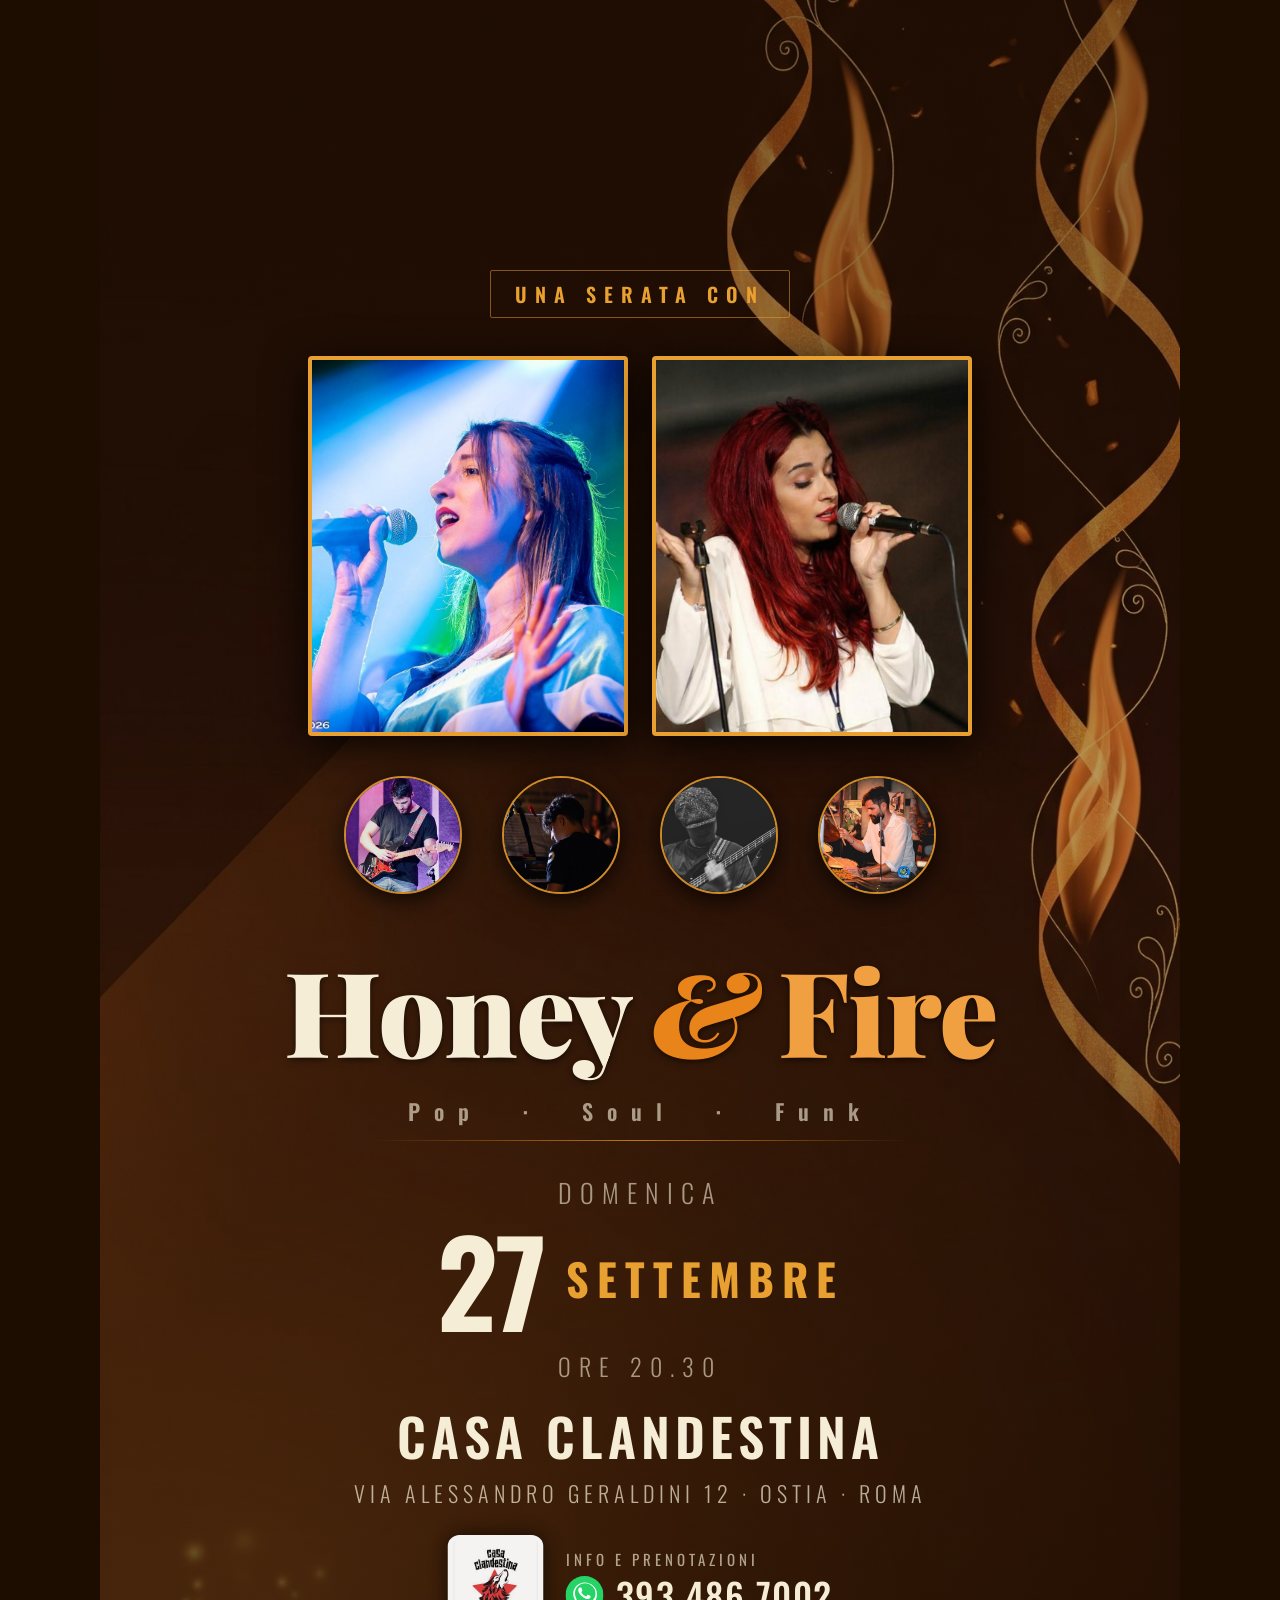
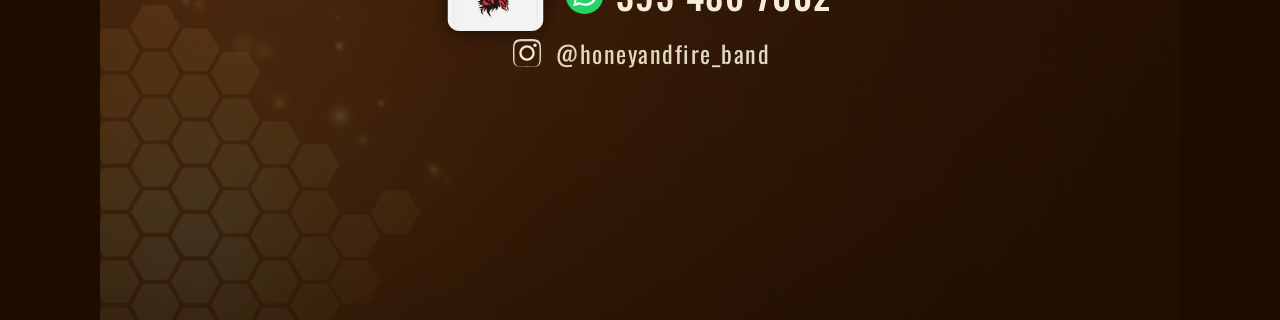
<file: locandina-260927-instagram-story.html>
<!DOCTYPE html>
<html lang="it">
<head>
<meta charset="utf-8" />
<title>Honey &amp; Fire — Instagram Story @ Casa Clandestina (1080×1920)</title>
<link rel="preconnect" href="https://fonts.googleapis.com" />
<link rel="preconnect" href="https://fonts.gstatic.com" crossorigin />
<link href="https://fonts.googleapis.com/css2?family=Playfair+Display:ital,wght@0,700;0,900;1,400&family=Oswald:wght@300;400;600;700&display=swap" rel="stylesheet" />
<style>
  * { margin: 0; padding: 0; box-sizing: border-box; }

  body {
    background: #1D0D00;
    display: flex;
    justify-content: center;
    align-items: flex-start;
    min-height: 100vh;
  }

  /* IG story 9:16 — 1080×1920 native. Background mirrors the A4
     locandina: scrim over the honeycomb + flame portrait. All content is
     kept between y=250 and y=1670 so Instagram's top/bottom UI can't
     cover it. */
  .poster {
    position: relative;
    width: 1080px;
    height: 1920px;
    overflow: hidden;
    background:
      linear-gradient(180deg, rgba(29,13,0,0.55), rgba(29,13,0,0.30) 42%, rgba(29,13,0,0.88)),
      url("images/hero-bg-portrait.jpg?v=e867fe0") center / cover no-repeat,
      #1D0D00;
    color: #f5edd5;
    font-family: 'Oswald', sans-serif;
  }

  /* Top badge */
  .top-badge {
    position: absolute;
    top: 270px;
    left: 0;
    right: 0;
    text-align: center;
    z-index: 10;
  }
  .top-badge span {
    display: inline-block;
    font-size: 20px;
    font-weight: 600;
    letter-spacing: 8px;
    text-transform: uppercase;
    color: #e8a030;
    border: 1px solid rgba(232,160,48,0.5);
    padding: 8px 24px;
    border-radius: 2px;
  }

  /* Singer portraits */
  .singers {
    position: absolute;
    top: 356px;
    left: 50%;
    transform: translateX(-50%);
    display: flex;
    gap: 24px;
    z-index: 3;
  }
  .singer {
    width: 320px;
    height: 380px;
    object-fit: cover;
    border-radius: 4px;
    border: 4px solid #e8a030;
    box-shadow: 0 10px 44px rgba(0,0,0,0.85);
    display: block;
  }
  .singer-honey { object-position: center 12%; }
  .singer-fire  { object-position: center 18%; transform: scaleX(-1); }

  /* Musician portraits — row of 4 circles under the singers. */
  .musicians {
    position: absolute;
    top: 776px;
    left: 50%;
    transform: translateX(-50%);
    display: flex;
    gap: 40px;
    z-index: 3;
  }
  .musician-photo {
    width: 118px;
    height: 118px;
    border-radius: 50%;
    object-fit: cover;
    border: 2px solid rgba(232,160,48,0.85);
    box-shadow: 0 6px 22px rgba(0,0,0,0.75);
    display: block;
  }

  /* Band name */
  .band-name {
    position: absolute;
    top: 950px;
    left: 0;
    right: 0;
    text-align: center;
    font-family: 'Playfair Display', serif;
    font-weight: 900;
    font-size: 118px;
    line-height: 1;
    letter-spacing: -2px;
    color: #f5edd5;
    text-shadow: 0 2px 6px rgba(0,0,0,0.6);
    z-index: 5;
  }
  .band-name .amp { color: #e8841a; font-style: italic; }
  .band-name .fire { color: #f0a040; }

  .tagline {
    position: absolute;
    top: 1100px;
    left: 0;
    right: 0;
    text-align: center;
    font-size: 22px;
    line-height: 1;
    font-weight: 600;
    letter-spacing: 14px;
    color: rgba(245,237,213,0.62);
    z-index: 5;
  }

  /* Hexagon divider */
  .divider {
    position: absolute;
    top: 1140px;
    left: 50%;
    transform: translateX(-50%);
    display: flex;
    align-items: center;
    gap: 18px;
    width: 540px;
    z-index: 5;
  }
  .divider-line {
    flex: 1;
    height: 1px;
    background: linear-gradient(to right, transparent, rgba(232,140,20,0.8), transparent);
  }
  .divider-logo {
    width: 86px;
    height: 86px;
    display: block;
  }

  /* Date */
  .date-block {
    position: absolute;
    top: 1180px;
    left: 0;
    right: 0;
    text-align: center;
    z-index: 5;
  }
  .date-day {
    font-size: 26px;
    line-height: 1;
    font-weight: 300;
    letter-spacing: 8px;
    text-transform: uppercase;
    color: rgba(245,237,213,0.6);
    display: block;
    margin-bottom: 14px;
  }
  .date-main {
    display: inline-flex;
    align-items: center;
    justify-content: center;
    gap: 22px;
    line-height: 1;
  }
  .date-number {
    font-weight: 700;
    font-size: 118px;
    line-height: 1;
    color: #f5edd5;
    letter-spacing: -3px;
  }
  .date-month {
    font-weight: 700;
    font-size: 44px;
    line-height: 1;
    letter-spacing: 8px;
    text-transform: uppercase;
    color: #e8a030;
  }
  .date-time {
    margin-top: 16px;
    font-size: 24px;
    line-height: 1;
    font-weight: 300;
    letter-spacing: 8px;
    text-transform: uppercase;
    color: rgba(245,237,213,0.6);
  }

  /* Venue */
  .venue {
    position: absolute;
    top: 1410px;
    left: 0;
    right: 0;
    text-align: center;
    z-index: 5;
  }
  .venue-name {
    font-size: 52px;
    line-height: 1;
    font-weight: 600;
    letter-spacing: 5px;
    text-transform: uppercase;
    color: #f5edd5;
  }
  .venue-address {
    margin-top: 16px;
    font-size: 22px;
    line-height: 1.4;
    font-weight: 300;
    letter-spacing: 5px;
    text-transform: uppercase;
    color: rgba(245,237,213,0.7);
  }

  /* Bottom-left: Instagram handle. Top-anchored so the headless
     screenshot can't shave the line off. */
  .social-badge {
    position: absolute;
    top: 1636px;
    left: 50%;
    transform: translateX(-50%);
    display: flex;
    align-items: center;
    gap: 12px;
    z-index: 10;
  }
  .social-badge svg { width: 34px; height: 34px; flex-shrink: 0; color: #f5edd5; }
  .social-handle {
    font-size: 24px;
    font-weight: 400;
    letter-spacing: 1.5px;
    color: rgba(245,237,213,0.9);
    line-height: 1;
  }

  /* Bottom-right: the venue logo above the WhatsApp prenotazioni number.
     column-reverse keeps DOM order link → logo while showing the logo on
     top; top-anchored like .social-badge. */
  .venue-badge {
    position: absolute;
    top: 1535px;
    left: 50%;
    transform: translateX(-50%);
    display: flex;
    flex-direction: row-reverse;
    align-items: center;
    gap: 22px;
    z-index: 10;
  }
  .venue-contact { text-decoration: none; text-align: left; color: inherit; }
  .venue-info-label {
    font-size: 15px;
    font-weight: 400;
    letter-spacing: 4px;
    text-transform: uppercase;
    color: rgba(245,237,213,0.65);
    line-height: 1.1;
    margin-bottom: 8px;
  }
  .venue-info-number {
    display: flex;
    align-items: center;
    justify-content: flex-start;
    gap: 12px;
    font-size: 36px;
    font-weight: 500;
    letter-spacing: 1.5px;
    color: #f5edd5;
    line-height: 1.1;
  }
  .venue-info-number .wa-icon-small { width: 38px; height: 38px; flex-shrink: 0; }
  .venue-logo {
    width: 96px;
    height: 96px;
    border-radius: 12px;
    background: #fff;
    padding: 4px;
    object-fit: contain;
    opacity: 0.95;
    filter: drop-shadow(0 0 10px rgba(0,0,0,0.7));
  }
</style>
</head>
<body>
<div class="poster">

  <div class="top-badge"><span>Una serata con</span></div>

  <div class="singers">
    <img class="singer singer-honey" src="images/fulls/08.jpg?v=e766789" alt="Honey – Francesca" />
    <img class="singer singer-fire"  src="images/fulls/09.jpg?v=e766789" alt="Fire – Giorgia" />
  </div>

  <div class="musicians">
    <img class="musician-photo" src="images/members/guitar.jpg?v=e766789" alt="Patrizio – Chitarra" />
    <img class="musician-photo" src="images/members/gabriele.jpg?v=e766789" alt="Gabriele – Tastiere" />
    <img class="musician-photo" src="images/members/riccardo.jpg?v=e766789" alt="Riccardo – Basso" />
    <img class="musician-photo" src="images/members/gabriel.jpg?v=e766789" alt="Gabriel – Batteria" />
  </div>

  <h1 class="band-name">Honey <span class="amp">&amp;</span> <span class="fire">Fire</span></h1>

  <div class="tagline">Pop &nbsp;·&nbsp; Soul &nbsp;·&nbsp; Funk</div>

  <div class="divider">
    <div class="divider-line"></div>
  </div>

  <div class="date-block">
    <span class="date-day">Domenica</span>
    <div class="date-main">
      <span class="date-number">27</span>
      <span class="date-month">Settembre</span>
    </div>
    <div class="date-time">ore 20.30</div>
  </div>

  <div class="venue">
    <div class="venue-name">Casa Clandestina</div>
    <div class="venue-address">Via Alessandro Geraldini 12 &middot; Ostia &middot; Roma</div>
  </div>

  <div class="social-badge">
    <svg viewBox="0 0 24 24" fill="currentColor" aria-hidden="true">
      <path d="M12 2.16c3.2 0 3.58.012 4.85.07 1.17.054 1.8.25 2.23.41.56.22.96.48 1.38.9.42.42.68.82.9 1.38.16.43.36 1.06.41 2.23.058 1.27.07 1.65.07 4.85s-.012 3.58-.07 4.85c-.054 1.17-.25 1.8-.41 2.23-.22.56-.48.96-.9 1.38-.42.42-.82.68-1.38.9-.43.16-1.06.36-2.23.41-1.27.058-1.65.07-4.85.07s-3.58-.012-4.85-.07c-1.17-.054-1.8-.25-2.23-.41a3.71 3.71 0 0 1-1.38-.9 3.71 3.71 0 0 1-.9-1.38c-.16-.43-.36-1.06-.41-2.23C2.172 15.58 2.16 15.2 2.16 12s.012-3.58.07-4.85c.054-1.17.25-1.8.41-2.23.22-.56.48-.96.9-1.38.42-.42.82-.68 1.38-.9.43-.16 1.06-.36 2.23-.41C8.42 2.172 8.8 2.16 12 2.16zm0 1.62c-3.14 0-3.51.012-4.75.07-.97.045-1.5.21-1.85.34-.46.18-.79.4-1.14.74-.34.34-.56.68-.74 1.14-.13.35-.3.88-.34 1.85-.058 1.24-.07 1.61-.07 4.75s.012 3.51.07 4.75c.045.97.21 1.5.34 1.85.18.46.4.79.74 1.14.34.34.68.56 1.14.74.35.13.88.3 1.85.34 1.24.058 1.61.07 4.75.07s3.51-.012 4.75-.07c.97-.045 1.5-.21 1.85-.34.46-.18.79-.4 1.14-.74.34-.34.56-.68.74-1.14.13-.35.3-.88.34-1.85.058-1.24.07-1.61.07-4.75s-.012-3.51-.07-4.75c-.045-.97-.21-1.5-.34-1.85a3.07 3.07 0 0 0-.74-1.14 3.07 3.07 0 0 0-1.14-.74c-.35-.13-.88-.3-1.85-.34-1.24-.058-1.61-.07-4.75-.07zm0 2.76a5.46 5.46 0 1 1 0 10.92 5.46 5.46 0 0 1 0-10.92zm0 1.62a3.84 3.84 0 1 0 0 7.68 3.84 3.84 0 0 0 0-7.68zm5.65-2.93a1.275 1.275 0 1 1 0 2.55 1.275 1.275 0 0 1 0-2.55z"/>
    </svg>
    <span class="social-handle">@honeyandfire_band</span>
  </div>

  <div class="venue-badge">
    <a class="venue-contact" href="https://wa.me/393934867002">
      <div class="venue-info-label">Info e prenotazioni</div>
      <div class="venue-info-number">
        <svg class="wa-icon-small" viewBox="0 0 32 32" fill="none" xmlns="http://www.w3.org/2000/svg">
          <circle cx="16" cy="16" r="16" fill="#25D366"/>
          <path fill="#fff" d="M23.5 8.5A10.44 10.44 0 0016.01 5.5C10.76 5.5 6.5 9.76 6.5 15.01c0 1.68.44 3.32 1.28 4.76L6.5 25.5l5.87-1.54a10.47 10.47 0 004.64 1.09h.01c5.25 0 9.51-4.26 9.51-9.51A9.46 9.46 0 0023.5 8.5zm-7.49 14.63h-.01c-1.42 0-2.82-.38-4.04-1.1l-.29-.17-3.03.79.81-2.95-.19-.3a8.62 8.62 0 01-1.32-4.59c0-4.77 3.88-8.65 8.65-8.65a8.6 8.6 0 016.12 2.54 8.6 8.6 0 012.53 6.13c-.01 4.77-3.89 8.3-8.23 8.3zm4.74-6.48c-.26-.13-1.54-.76-1.78-.85-.24-.09-.41-.13-.58.13-.17.26-.66.85-.81 1.02-.15.17-.3.19-.56.06-.26-.13-1.1-.41-2.1-1.3-.78-.7-1.3-1.56-1.45-1.82-.15-.26-.02-.4.11-.53.12-.12.26-.3.39-.46.13-.15.17-.26.26-.43.09-.17.04-.32-.02-.45-.06-.13-.58-1.4-.8-1.92-.21-.5-.43-.43-.58-.44l-.5-.01c-.17 0-.45.06-.69.32-.24.26-.9.88-.9 2.14s.92 2.49 1.05 2.66c.13.17 1.81 2.76 4.38 3.87.61.26 1.09.42 1.46.54.61.19 1.17.16 1.61.1.49-.07 1.51-.62 1.72-1.22.21-.6.21-1.11.15-1.22-.07-.1-.24-.16-.5-.29z"/>
        </svg>
        <span>393 486 7002</span>
      </div>
    </a>
    <img class="venue-logo" src="images/casa-clandestina.jpeg?v=e766789" alt="Casa Clandestina" />
  </div>

</div>
</body>
</html>
</file>
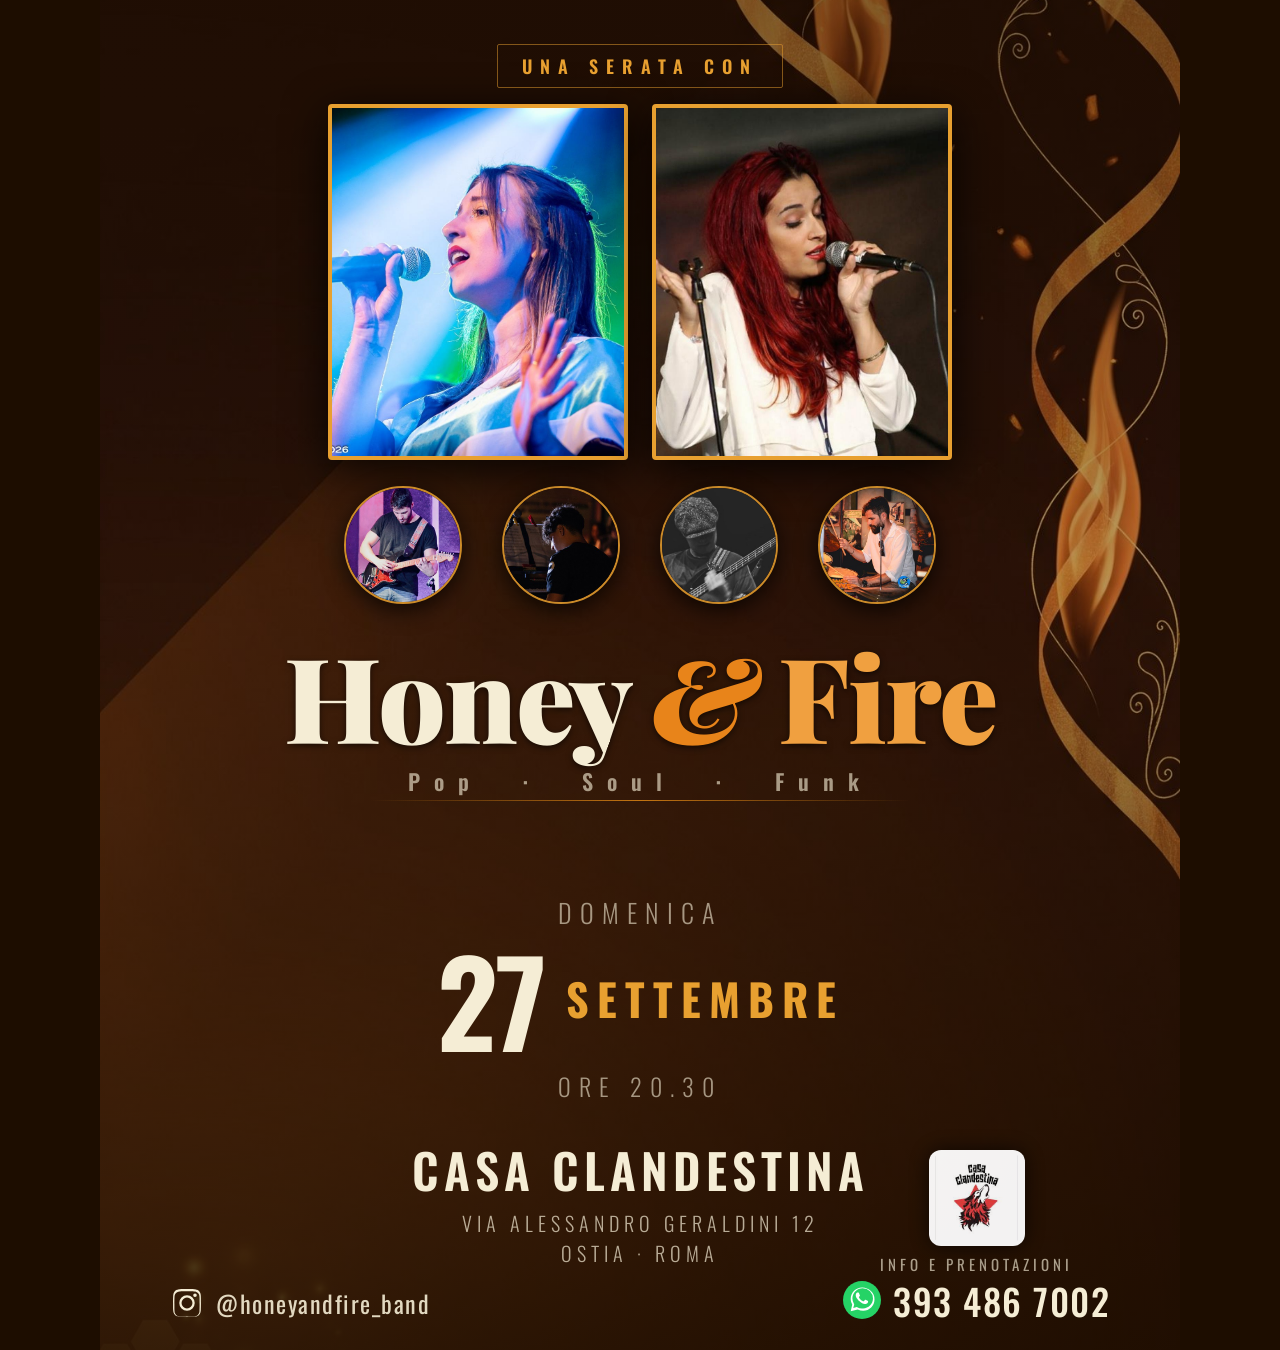
<file: locandina-260927-instagram.html>
<!DOCTYPE html>
<html lang="it">
<head>
<meta charset="utf-8" />
<title>Honey &amp; Fire — Instagram @ Casa Clandestina (1080×1350)</title>
<link rel="preconnect" href="https://fonts.googleapis.com" />
<link rel="preconnect" href="https://fonts.gstatic.com" crossorigin />
<link href="https://fonts.googleapis.com/css2?family=Playfair+Display:ital,wght@0,700;0,900;1,400&family=Oswald:wght@300;400;600;700&display=swap" rel="stylesheet" />
<style>
  * { margin: 0; padding: 0; box-sizing: border-box; }

  body {
    background: #1D0D00;
    display: flex;
    justify-content: center;
    align-items: flex-start;
    min-height: 100vh;
  }

  /* IG feed-post 4:5 — 1080×1350 native. Background mirrors the A4
     locandina: scrim over the honeycomb + flame portrait. */
  .poster {
    position: relative;
    width: 1080px;
    height: 1350px;
    overflow: hidden;
    background:
      linear-gradient(180deg, rgba(29,13,0,0.55), rgba(29,13,0,0.30) 42%, rgba(29,13,0,0.88)),
      url("images/hero-bg-portrait.jpg?v=e867fe0") center / cover no-repeat,
      #1D0D00;
    color: #f5edd5;
    font-family: 'Oswald', sans-serif;
  }

  /* Top badge */
  .top-badge {
    position: absolute;
    top: 44px;
    left: 0;
    right: 0;
    text-align: center;
    z-index: 10;
  }
  .top-badge span {
    display: inline-block;
    font-size: 18px;
    font-weight: 600;
    letter-spacing: 8px;
    text-transform: uppercase;
    color: #e8a030;
    border: 1px solid rgba(232,160,48,0.5);
    padding: 8px 24px;
    border-radius: 2px;
  }

  /* Singer portraits */
  .singers {
    position: absolute;
    top: 104px;
    left: 50%;
    transform: translateX(-50%);
    display: flex;
    gap: 24px;
    z-index: 3;
  }
  .singer {
    width: 300px;
    height: 356px;
    object-fit: cover;
    border-radius: 4px;
    border: 4px solid #e8a030;
    box-shadow: 0 10px 44px rgba(0,0,0,0.85);
    display: block;
  }
  .singer-honey { object-position: center 12%; }
  .singer-fire  { object-position: center 18%; transform: scaleX(-1); }

  /* Musician portraits — row of 4 circles under the singers. */
  .musicians {
    position: absolute;
    top: 486px;
    left: 50%;
    transform: translateX(-50%);
    display: flex;
    gap: 40px;
    z-index: 3;
  }
  .musician-photo {
    width: 118px;
    height: 118px;
    border-radius: 50%;
    object-fit: cover;
    border: 2px solid rgba(232,160,48,0.85);
    box-shadow: 0 6px 22px rgba(0,0,0,0.75);
    display: block;
  }

  /* Band name */
  .band-name {
    position: absolute;
    top: 636px;
    left: 0;
    right: 0;
    text-align: center;
    font-family: 'Playfair Display', serif;
    font-weight: 900;
    font-size: 118px;
    line-height: 1;
    letter-spacing: -2px;
    color: #f5edd5;
    text-shadow: 0 2px 6px rgba(0,0,0,0.6);
    z-index: 5;
  }
  .band-name .amp { color: #e8841a; font-style: italic; }
  .band-name .fire { color: #f0a040; }

  .tagline {
    position: absolute;
    top: 770px;
    left: 0;
    right: 0;
    text-align: center;
    font-size: 22px;
    line-height: 1;
    font-weight: 600;
    letter-spacing: 14px;
    color: rgba(245,237,213,0.62);
    z-index: 5;
  }

  /* Hexagon divider */
  .divider {
    position: absolute;
    top: 800px;
    left: 50%;
    transform: translateX(-50%);
    display: flex;
    align-items: center;
    gap: 18px;
    width: 540px;
    z-index: 5;
  }
  .divider-line {
    flex: 1;
    height: 1px;
    background: linear-gradient(to right, transparent, rgba(232,140,20,0.8), transparent);
  }
  .divider-logo {
    width: 86px;
    height: 86px;
    display: block;
  }

  /* Date */
  .date-block {
    position: absolute;
    top: 900px;
    left: 0;
    right: 0;
    text-align: center;
    z-index: 5;
  }
  .date-day {
    font-size: 26px;
    line-height: 1;
    font-weight: 300;
    letter-spacing: 8px;
    text-transform: uppercase;
    color: rgba(245,237,213,0.6);
    display: block;
    margin-bottom: 14px;
  }
  .date-main {
    display: inline-flex;
    align-items: center;
    justify-content: center;
    gap: 22px;
    line-height: 1;
  }
  .date-number {
    font-weight: 700;
    font-size: 118px;
    line-height: 1;
    color: #f5edd5;
    letter-spacing: -3px;
  }
  .date-month {
    font-weight: 700;
    font-size: 44px;
    line-height: 1;
    letter-spacing: 8px;
    text-transform: uppercase;
    color: #e8a030;
  }
  .date-time {
    margin-top: 16px;
    font-size: 24px;
    line-height: 1;
    font-weight: 300;
    letter-spacing: 8px;
    text-transform: uppercase;
    color: rgba(245,237,213,0.6);
  }

  /* Venue */
  .venue {
    position: absolute;
    top: 1146px;
    left: 0;
    right: 0;
    text-align: center;
    z-index: 5;
  }
  .venue-name {
    font-size: 48px;
    line-height: 1;
    font-weight: 600;
    letter-spacing: 5px;
    text-transform: uppercase;
    color: #f5edd5;
  }
  .venue-address {
    margin-top: 14px;
    font-size: 20px;
    line-height: 1.5;
    font-weight: 300;
    letter-spacing: 5px;
    text-transform: uppercase;
    color: rgba(245,237,213,0.7);
  }

  /* Bottom-left: Instagram handle. Top-anchored so the headless
     screenshot can't shave the line off. */
  .social-badge {
    position: absolute;
    top: 1286px;
    left: 70px;
    display: flex;
    align-items: center;
    gap: 12px;
    z-index: 10;
  }
  .social-badge svg { width: 34px; height: 34px; flex-shrink: 0; color: #f5edd5; }
  .social-handle {
    font-size: 24px;
    font-weight: 400;
    letter-spacing: 1.5px;
    color: rgba(245,237,213,0.9);
    line-height: 1;
  }

  /* Bottom-right: the venue logo above the WhatsApp prenotazioni number.
     column-reverse keeps DOM order link → logo while showing the logo on
     top; top-anchored like .social-badge. */
  .venue-badge {
    position: absolute;
    top: 1150px;
    right: 70px;
    display: flex;
    flex-direction: column-reverse;
    align-items: center;
    gap: 10px;
    z-index: 10;
  }
  .venue-contact { text-decoration: none; text-align: center; color: inherit; }
  .venue-info-label {
    font-size: 15px;
    font-weight: 400;
    letter-spacing: 4px;
    text-transform: uppercase;
    color: rgba(245,237,213,0.65);
    line-height: 1.1;
    margin-bottom: 8px;
  }
  .venue-info-number {
    display: flex;
    align-items: center;
    justify-content: center;
    gap: 12px;
    font-size: 36px;
    font-weight: 500;
    letter-spacing: 1.5px;
    color: #f5edd5;
    line-height: 1.1;
  }
  .venue-info-number .wa-icon-small { width: 38px; height: 38px; flex-shrink: 0; }
  .venue-logo {
    width: 96px;
    height: 96px;
    border-radius: 12px;
    background: #fff;
    padding: 4px;
    object-fit: contain;
    opacity: 0.95;
    filter: drop-shadow(0 0 10px rgba(0,0,0,0.7));
  }
</style>
</head>
<body>
<div class="poster">

  <div class="top-badge"><span>Una serata con</span></div>

  <div class="singers">
    <img class="singer singer-honey" src="images/fulls/08.jpg?v=e766789" alt="Honey – Francesca" />
    <img class="singer singer-fire"  src="images/fulls/09.jpg?v=e766789" alt="Fire – Giorgia" />
  </div>

  <div class="musicians">
    <img class="musician-photo" src="images/members/guitar.jpg?v=e766789" alt="Patrizio – Chitarra" />
    <img class="musician-photo" src="images/members/gabriele.jpg?v=e766789" alt="Gabriele – Tastiere" />
    <img class="musician-photo" src="images/members/riccardo.jpg?v=e766789" alt="Riccardo – Basso" />
    <img class="musician-photo" src="images/members/gabriel.jpg?v=e766789" alt="Gabriel – Batteria" />
  </div>

  <h1 class="band-name">Honey <span class="amp">&amp;</span> <span class="fire">Fire</span></h1>

  <div class="tagline">Pop &nbsp;·&nbsp; Soul &nbsp;·&nbsp; Funk</div>

  <div class="divider">
    <div class="divider-line"></div>
  </div>

  <div class="date-block">
    <span class="date-day">Domenica</span>
    <div class="date-main">
      <span class="date-number">27</span>
      <span class="date-month">Settembre</span>
    </div>
    <div class="date-time">ore 20.30</div>
  </div>

  <div class="venue">
    <div class="venue-name">Casa Clandestina</div>
    <div class="venue-address">Via Alessandro Geraldini 12<br />Ostia &middot; Roma</div>
  </div>

  <div class="social-badge">
    <svg viewBox="0 0 24 24" fill="currentColor" aria-hidden="true">
      <path d="M12 2.16c3.2 0 3.58.012 4.85.07 1.17.054 1.8.25 2.23.41.56.22.96.48 1.38.9.42.42.68.82.9 1.38.16.43.36 1.06.41 2.23.058 1.27.07 1.65.07 4.85s-.012 3.58-.07 4.85c-.054 1.17-.25 1.8-.41 2.23-.22.56-.48.96-.9 1.38-.42.42-.82.68-1.38.9-.43.16-1.06.36-2.23.41-1.27.058-1.65.07-4.85.07s-3.58-.012-4.85-.07c-1.17-.054-1.8-.25-2.23-.41a3.71 3.71 0 0 1-1.38-.9 3.71 3.71 0 0 1-.9-1.38c-.16-.43-.36-1.06-.41-2.23C2.172 15.58 2.16 15.2 2.16 12s.012-3.58.07-4.85c.054-1.17.25-1.8.41-2.23.22-.56.48-.96.9-1.38.42-.42.82-.68 1.38-.9.43-.16 1.06-.36 2.23-.41C8.42 2.172 8.8 2.16 12 2.16zm0 1.62c-3.14 0-3.51.012-4.75.07-.97.045-1.5.21-1.85.34-.46.18-.79.4-1.14.74-.34.34-.56.68-.74 1.14-.13.35-.3.88-.34 1.85-.058 1.24-.07 1.61-.07 4.75s.012 3.51.07 4.75c.045.97.21 1.5.34 1.85.18.46.4.79.74 1.14.34.34.68.56 1.14.74.35.13.88.3 1.85.34 1.24.058 1.61.07 4.75.07s3.51-.012 4.75-.07c.97-.045 1.5-.21 1.85-.34.46-.18.79-.4 1.14-.74.34-.34.56-.68.74-1.14.13-.35.3-.88.34-1.85.058-1.24.07-1.61.07-4.75s-.012-3.51-.07-4.75c-.045-.97-.21-1.5-.34-1.85a3.07 3.07 0 0 0-.74-1.14 3.07 3.07 0 0 0-1.14-.74c-.35-.13-.88-.3-1.85-.34-1.24-.058-1.61-.07-4.75-.07zm0 2.76a5.46 5.46 0 1 1 0 10.92 5.46 5.46 0 0 1 0-10.92zm0 1.62a3.84 3.84 0 1 0 0 7.68 3.84 3.84 0 0 0 0-7.68zm5.65-2.93a1.275 1.275 0 1 1 0 2.55 1.275 1.275 0 0 1 0-2.55z"/>
    </svg>
    <span class="social-handle">@honeyandfire_band</span>
  </div>

  <div class="venue-badge">
    <a class="venue-contact" href="https://wa.me/393934867002">
      <div class="venue-info-label">Info e prenotazioni</div>
      <div class="venue-info-number">
        <svg class="wa-icon-small" viewBox="0 0 32 32" fill="none" xmlns="http://www.w3.org/2000/svg">
          <circle cx="16" cy="16" r="16" fill="#25D366"/>
          <path fill="#fff" d="M23.5 8.5A10.44 10.44 0 0016.01 5.5C10.76 5.5 6.5 9.76 6.5 15.01c0 1.68.44 3.32 1.28 4.76L6.5 25.5l5.87-1.54a10.47 10.47 0 004.64 1.09h.01c5.25 0 9.51-4.26 9.51-9.51A9.46 9.46 0 0023.5 8.5zm-7.49 14.63h-.01c-1.42 0-2.82-.38-4.04-1.1l-.29-.17-3.03.79.81-2.95-.19-.3a8.62 8.62 0 01-1.32-4.59c0-4.77 3.88-8.65 8.65-8.65a8.6 8.6 0 016.12 2.54 8.6 8.6 0 012.53 6.13c-.01 4.77-3.89 8.3-8.23 8.3zm4.74-6.48c-.26-.13-1.54-.76-1.78-.85-.24-.09-.41-.13-.58.13-.17.26-.66.85-.81 1.02-.15.17-.3.19-.56.06-.26-.13-1.1-.41-2.1-1.3-.78-.7-1.3-1.56-1.45-1.82-.15-.26-.02-.4.11-.53.12-.12.26-.3.39-.46.13-.15.17-.26.26-.43.09-.17.04-.32-.02-.45-.06-.13-.58-1.4-.8-1.92-.21-.5-.43-.43-.58-.44l-.5-.01c-.17 0-.45.06-.69.32-.24.26-.9.88-.9 2.14s.92 2.49 1.05 2.66c.13.17 1.81 2.76 4.38 3.87.61.26 1.09.42 1.46.54.61.19 1.17.16 1.61.1.49-.07 1.51-.62 1.72-1.22.21-.6.21-1.11.15-1.22-.07-.1-.24-.16-.5-.29z"/>
        </svg>
        <span>393 486 7002</span>
      </div>
    </a>
    <img class="venue-logo" src="images/casa-clandestina.jpeg?v=e766789" alt="Casa Clandestina" />
  </div>

</div>
</body>
</html>
</file>
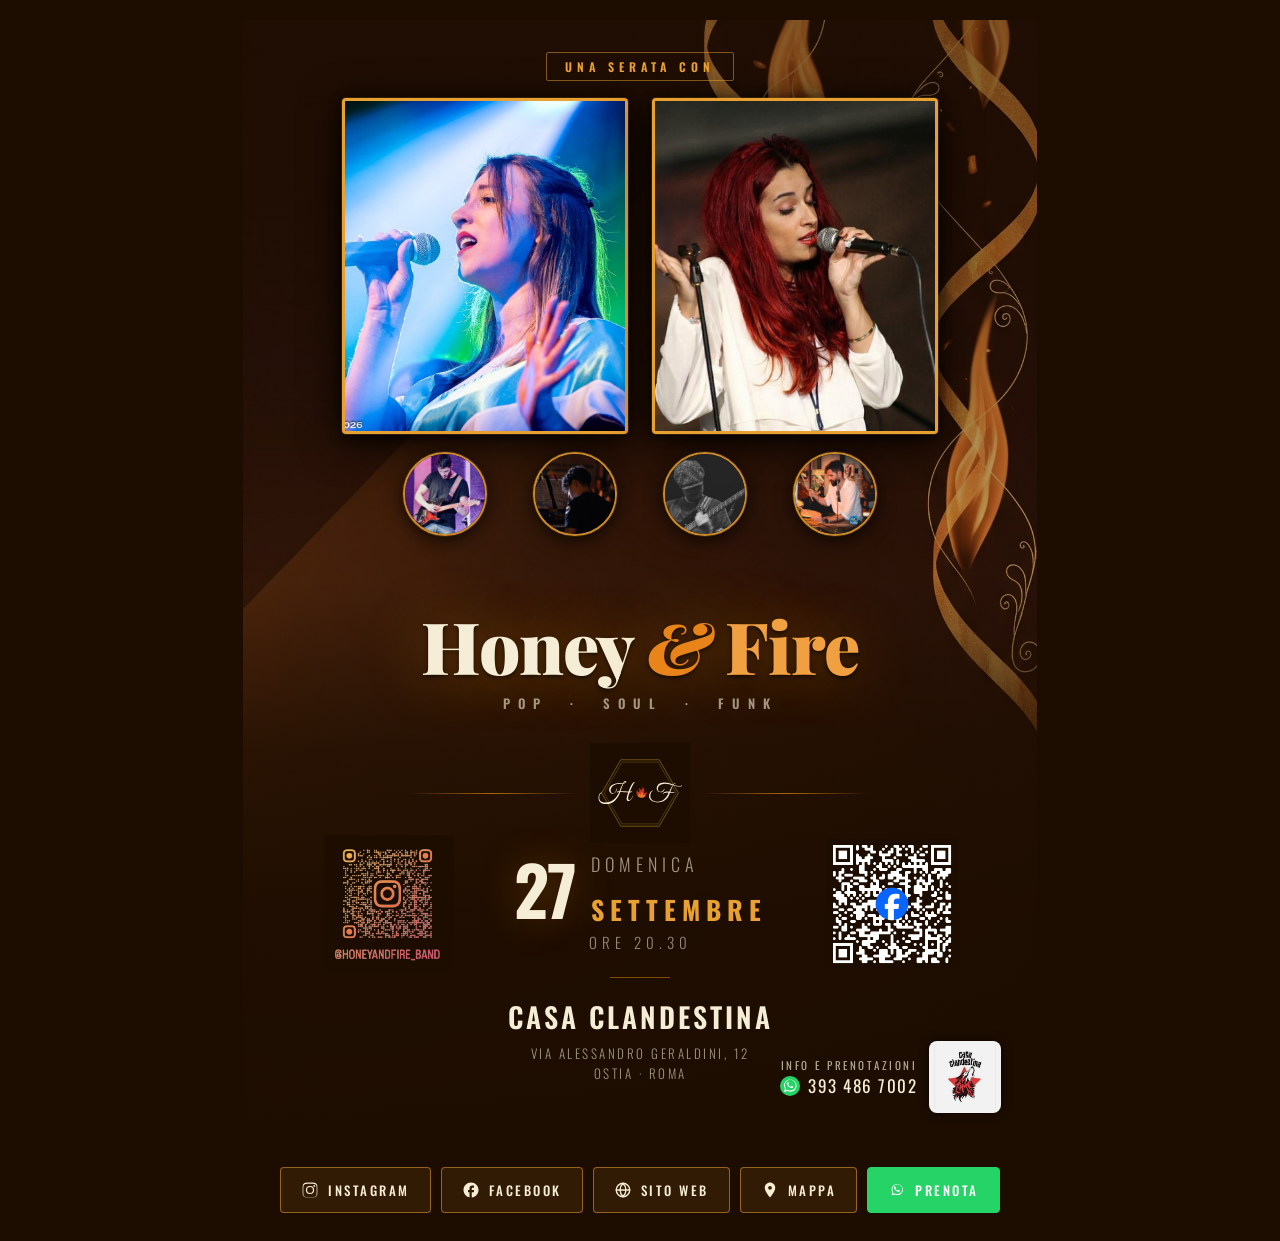
<file: locandina-260927.html>
<!DOCTYPE html>
<html lang="it">
<head>
<meta charset="utf-8" />
<title>Honey & Fire — Live @ Casa Clandestina, 27 Settembre</title>
<link rel="preconnect" href="https://fonts.googleapis.com" />
<link rel="preconnect" href="https://fonts.gstatic.com" crossorigin />
<link href="https://fonts.googleapis.com/css2?family=Playfair+Display:ital,wght@0,700;0,900;1,400&family=Oswald:wght@300;400;600;700&display=swap" rel="stylesheet" />
<style>
  * { margin: 0; padding: 0; box-sizing: border-box; }

  body {
    background: #1D0D00;
    display: flex;
    flex-direction: column;
    align-items: center;
    padding: 20px;
    min-height: 100vh;
  }

  /* Screen-only CTA bar under the poster, hidden in @media print. */
  .cta-buttons {
    width: 794px;
    max-width: 100%;
    margin: 24px auto 8px;
    display: flex;
    flex-wrap: wrap;
    justify-content: center;
    gap: 10px;
    font-family: 'Oswald', sans-serif;
  }
  .cta-buttons a {
    display: inline-flex;
    align-items: center;
    gap: 9px;
    padding: 12px 20px;
    background: rgba(232,160,48,0.10);
    border: 1px solid rgba(232,160,48,0.55);
    border-radius: 4px;
    color: #f5edd5;
    text-decoration: none;
    font-size: 13px;
    font-weight: 500;
    letter-spacing: 2.5px;
    text-transform: uppercase;
    transition: background 0.2s ease, border-color 0.2s ease, color 0.2s ease;
    -webkit-tap-highlight-color: transparent;
  }
  .cta-buttons a:hover {
    background: rgba(232,160,48,0.22);
    border-color: #e8a030;
    color: #fff;
  }
  .cta-buttons a.cta-primary {
    background: #25D366;
    border-color: #25D366;
    color: #fff;
  }
  .cta-buttons a.cta-primary:hover {
    background: #1ebe5c;
    border-color: #1ebe5c;
  }
  .cta-buttons svg {
    width: 18px;
    height: 18px;
    flex-shrink: 0;
  }

  /* A4 at 96dpi = 794 × 1123px. Background mirrors the site hero:
     subtle scrim on top of the honeycomb + flame portrait, with the
     base brown as the final fallback. */
  .poster {
    position: relative;
    width: 794px;
    height: 1123px;
    overflow: hidden;
    background:
      linear-gradient(180deg, rgba(29,13,0,0.55), rgba(29,13,0,0.30) 45%, rgba(29,13,0,0.70)),
      url("images/hero-bg-portrait.jpg?v=829695d") center / cover no-repeat,
      #1D0D00;
    flex-shrink: 0;
  }

  /* Singer portrait photos */
  .singers {
    position: absolute;
    top: 78px;
    left: 0;
    right: 0;
    z-index: 3;
    display: flex;
    justify-content: center;
    gap: 24px;
    padding: 0 78px;
  }
  .singer-photo {
    width: 286px;
    height: 336px;
    object-fit: cover;
    border-radius: 4px;
    border: 3px solid #e8a030;
    box-shadow:
      0 0 0 1px rgba(232,160,48,0.15),
      0 8px 40px rgba(0,0,0,0.9),
      0 2px 12px rgba(0,0,0,0.6);
    display: block;
    flex-shrink: 0;
  }
  .singer-honey { object-position: center 12%; }
  .singer-fire  { object-position: center 18%; transform: scaleX(-1); }

  /* Musician portraits — row of 4 small circles under the singers. */
  .musicians {
    position: absolute;
    top: 432px;
    left: 0;
    right: 0;
    z-index: 3;
    display: flex;
    justify-content: center;
    align-items: flex-start;
    gap: 30px;
    padding: 0 60px;
  }
  .musician {
    display: flex;
    flex-direction: column;
    align-items: center;
    width: 100px;
  }
  .musician-photo {
    width: 84px;
    height: 84px;
    border-radius: 50%;
    object-fit: cover;
    border: 2px solid rgba(232,160,48,0.85);
    box-shadow:
      0 0 0 1px rgba(232,160,48,0.12),
      0 4px 18px rgba(0,0,0,0.75);
    display: block;
  }
  .musician-name {
    font-family: 'Oswald', sans-serif;
    font-size: 11px;
    font-weight: 500;
    letter-spacing: 2px;
    text-transform: uppercase;
    color: rgba(245,237,213,0.85);
    margin-top: 8px;
    line-height: 1.1;
  }
  .musician-role {
    font-family: 'Oswald', sans-serif;
    font-size: 9px;
    font-weight: 300;
    letter-spacing: 2.5px;
    text-transform: uppercase;
    color: rgba(232,160,48,0.75);
    margin-top: 2px;
    line-height: 1.1;
  }

  /* Bottom fade for text legibility */
  .overlay {
    position: absolute;
    bottom: 0;
    left: 0;
    right: 0;
    height: 50%;
    z-index: 2;
    background: linear-gradient(
      to bottom,
      transparent 0%,
      rgba(29,13,0,0.72) 30%,
      rgba(29,13,0,0.97) 60%,
      #1D0D00 100%
    );
  }

  /* All content above overlays */
  .content {
    position: absolute;
    inset: 0;
    z-index: 10;
    display: flex;
    flex-direction: column;
    align-items: center;
    justify-content: flex-end;
    padding: 0 52px 36px;
    text-align: center;
    color: #f5edd5;
  }

  /* Top badge */
  .top-badge {
    position: absolute;
    top: 32px;
    left: 0;
    right: 0;
    text-align: center;
    z-index: 10;
  }

  /* Social QRs flank the date, absolutely positioned so the date stays centred. */
  .qr-link {
    position: absolute;
    right: calc(100% + 60px);
    top: 50%;
    transform: translateY(-50%);
    line-height: 0;
    -webkit-tap-highlight-color: transparent;
  }
  .qr-link.qr-right {
    right: auto;
    left: calc(100% + 60px);
  }
  .qr-img {
    width: 130px;
    height: auto;
    display: block;
  }
  .top-badge span {
    display: inline-block;
    font-family: 'Oswald', sans-serif;
    font-size: 12px;
    font-weight: 600;
    letter-spacing: 5px;
    text-transform: uppercase;
    color: #e8a030;
    border: 1px solid rgba(232,160,48,0.5);
    padding: 5px 18px;
    border-radius: 2px;
  }

  /* Band name */
  .band-name {
    font-family: 'Playfair Display', serif;
    font-weight: 900;
    font-size: 72px;
    line-height: 0.95;
    letter-spacing: -1px;
    color: #f5edd5;
    text-shadow:
      0 0 60px rgba(232,140,20,0.4),
      0 2px 4px rgba(0,0,0,0.8);
    margin-bottom: 6px;
  }
  .band-name .amp {
    color: #e8841a;
    font-style: italic;
  }
  .band-name .fire {
    color: #f0a040;
  }

  /* Divider */
  .divider {
    display: flex;
    align-items: center;
    gap: 14px;
    margin: 8px 0 12px;
    width: 100%;
    max-width: 460px;
  }
  .divider-line {
    flex: 1;
    height: 1px;
    background: linear-gradient(to right, transparent, rgba(232,140,20,0.7), transparent);
  }
  .divider-logo {
    width: 100px;
    height: 100px;
    flex-shrink: 0;
  }

  /* "LIVE" tag */
  .live-tag {
    font-family: 'Oswald', sans-serif;
    font-size: 13px;
    font-weight: 600;
    letter-spacing: 8px;
    text-transform: uppercase;
    color: rgba(245,237,213,0.6);
    margin-top: 8px;
    margin-bottom: 22px;
  }

  /* Date */
  .date-block {
    position: relative;
    margin-bottom: 6px;
  }
  .date-day {
    font-family: 'Oswald', sans-serif;
    font-weight: 300;
    font-size: 18px;
    letter-spacing: 5px;
    text-transform: uppercase;
    color: rgba(245,237,213,0.6);
    line-height: 1;
  }
  .date-main {
    display: flex;
    align-items: center;
    justify-content: center;
    gap: 16px;
  }
  .date-number {
    font-family: 'Oswald', sans-serif;
    font-weight: 700;
    font-size: 68px;
    line-height: 1;
    color: #f5edd5;
    text-shadow: 0 0 40px rgba(232,140,20,0.3);
    letter-spacing: -2px;
  }
  .date-stack {
    display: flex;
    flex-direction: column;
    justify-content: space-between;
    align-items: flex-start;
    height: 68px;
  }
  .date-month {
    font-family: 'Oswald', sans-serif;
    font-weight: 700;
    font-size: 26px;
    letter-spacing: 6px;
    text-transform: uppercase;
    color: #e8a030;
    line-height: 1;
  }
  .date-time {
    font-family: 'Oswald', sans-serif;
    font-weight: 300;
    font-size: 15px;
    letter-spacing: 5px;
    text-transform: uppercase;
    color: rgba(245,237,213,0.55);
    margin-top: 8px;
  }

  /* Thin separator */
  .sep {
    width: 60px;
    height: 1px;
    background: rgba(232,140,20,0.5);
    margin: 18px auto;
  }

  /* Venue */
  .venue-name {
    font-family: 'Oswald', sans-serif;
    font-weight: 600;
    font-size: 28px;
    letter-spacing: 3px;
    text-transform: uppercase;
    color: #f5edd5;
    margin-bottom: 6px;
  }
  .venue-address {
    display: inline-block;
    font-family: 'Oswald', sans-serif;
    font-weight: 300;
    font-size: 13px;
    letter-spacing: 2.5px;
    text-transform: uppercase;
    color: rgba(245,237,213,0.6);
    margin-bottom: 24px;
    text-decoration: none;
    -webkit-tap-highlight-color: transparent;
  }
  .venue-address:hover { color: #f5edd5; }

  /* Venue badge — bottom right: contact (label + WhatsApp number) + venue logo */
  .venue-badge {
    position: absolute;
    bottom: 30px;
    right: 36px;
    z-index: 20;
    display: flex;
    align-items: center;
    gap: 12px;
  }
  .venue-contact {
    text-decoration: none;
    text-align: right;
    color: inherit;
    -webkit-tap-highlight-color: transparent;
  }
  .venue-info-label {
    font-family: 'Oswald', sans-serif;
    font-size: 11px;
    font-weight: 400;
    letter-spacing: 2.5px;
    text-transform: uppercase;
    color: rgba(245,237,213,0.7);
    line-height: 1.3;
    margin-bottom: 4px;
  }
  .venue-info-number {
    display: flex;
    align-items: center;
    justify-content: flex-end;
    gap: 8px;
    font-family: 'Oswald', sans-serif;
    font-size: 17px;
    font-weight: 400;
    letter-spacing: 1.5px;
    color: #f5edd5;
    line-height: 1.2;
  }
  .venue-info-number .wa-icon-small {
    width: 20px;
    height: 20px;
    flex-shrink: 0;
  }
  .venue-logo {
    width: 72px;
    height: 72px;
    border-radius: 8px;
    background: #fff;
    padding: 3px;
    object-fit: contain;
    opacity: 0.95;
    filter: drop-shadow(0 0 6px rgba(0,0,0,0.7));
    flex-shrink: 0;
  }

  /* Print rules — keep the in-poster artwork clean for PDF export. */
  @media print {
    @page { size: A4 portrait; margin: 0; }
    html, body {
      margin: 0;
      padding: 0;
      background: #1D0D00;
    }
    body {
      display: block;
      min-height: 0;
    }
    .poster {
      margin: 0;
      box-shadow: none;
      page-break-after: avoid;
    }
    /* Chrome's PDF renderer rasterises large blur radii as solid
       coloured rectangles instead of soft glows. Drop the shadows
       and mirror filters for print only. */
    .band-name,
    .date-number {
      text-shadow: none;
    }
    .singer-photo,
    .musician-photo {
      box-shadow: none;
    }
    .cta-buttons { display: none; }
  }
</style>
</head>
<body>
<div class="poster">

  <!-- Singer portraits -->
  <div class="singers">
    <img class="singer-photo singer-honey" src="images/fulls/08.jpg?v=e766789" alt="Honey – Francesca" />
    <img class="singer-photo singer-fire"  src="images/fulls/09.jpg?v=e766789" alt="Fire – Giorgia" />
  </div>

  <!-- Musicians row -->
  <div class="musicians">
    <div class="musician">
      <img class="musician-photo" src="images/members/guitar.jpg?v=e766789" alt="Patrizio – Chitarra" />
    </div>
    <div class="musician">
      <img class="musician-photo" src="images/members/gabriele.jpg?v=e766789" alt="Gabriele – Tastiere" />
    </div>
    <div class="musician">
      <img class="musician-photo" src="images/members/riccardo.jpg?v=e766789" alt="Riccardo – Basso" />
    </div>
    <div class="musician">
      <img class="musician-photo" src="images/members/gabriel.jpg?v=e766789" alt="Gabriel – Batteria" />
    </div>
  </div>

  <!-- Bottom fade -->
  <div class="overlay"></div>

  <!-- Top badge -->
  <div class="top-badge">
    <span>Una serata con</span>
  </div>

  <!-- Main content -->
  <div class="content">

    <div class="band-name">
      Honey <span class="amp">&amp;</span> <span class="fire">Fire</span>
    </div>

    <div class="live-tag">Pop &nbsp;·&nbsp; Soul &nbsp;·&nbsp; Funk</div>

    <div class="divider">
      <div class="divider-line"></div>
      <img class="divider-logo" src="logo-dark.svg?v=e766789" alt="Honey & Fire" />
      <div class="divider-line"></div>
    </div>

    <div class="date-block">
      <a class="qr-link" href="https://www.instagram.com/honeyandfire_band" target="_blank" rel="noopener">
        <img class="qr-img" src="images/qr-instagram.jpg?v=e766789" alt="Instagram @honeyandfire_band" />
      </a>
      <a class="qr-link qr-right" href="https://www.facebook.com/share/1Ax3o1t19K/?mibextid=wwXIfr" target="_blank" rel="noopener">
        <img class="qr-img" src="images/qr-facebook.png?v=e766789" alt="Facebook Honey & Fire" />
      </a>
      <div class="date-main">
        <span class="date-number">27</span>
        <div class="date-stack">
          <span class="date-day">Domenica</span>
          <span class="date-month">Settembre</span>
        </div>
      </div>
      <div class="date-time">ore 20.30</div>
    </div>

    <div class="sep"></div>

    <div class="venue-name">Casa Clandestina</div>
    <a class="venue-address" href="https://www.google.com/maps?q=Casa+Clandestina,+Via+Alessandro+Geraldini+12,+Roma" target="_blank" rel="noopener">Via Alessandro Geraldini, 12<br/>Ostia · Roma</a>

  </div><!-- /content -->

  <!-- Casa Clandestina badge — bottom right: contact placeholder + venue logo -->
  <div class="venue-badge">
    <a class="venue-contact" href="https://wa.me/393934867002" target="_blank" rel="noopener">
      <div class="venue-info-label">Info e prenotazioni</div>
      <div class="venue-info-number">
        <svg class="wa-icon-small" viewBox="0 0 32 32" fill="none" xmlns="http://www.w3.org/2000/svg">
          <circle cx="16" cy="16" r="16" fill="#25D366"/>
          <path fill="#fff" d="M23.5 8.5A10.44 10.44 0 0016.01 5.5C10.76 5.5 6.5 9.76 6.5 15.01c0 1.68.44 3.32 1.28 4.76L6.5 25.5l5.87-1.54a10.47 10.47 0 004.64 1.09h.01c5.25 0 9.51-4.26 9.51-9.51A9.46 9.46 0 0023.5 8.5zm-7.49 14.63h-.01c-1.42 0-2.82-.38-4.04-1.1l-.29-.17-3.03.79.81-2.95-.19-.3a8.62 8.62 0 01-1.32-4.59c0-4.77 3.88-8.65 8.65-8.65a8.6 8.6 0 016.12 2.54 8.6 8.6 0 012.53 6.13c-.01 4.77-3.89 8.3-8.23 8.3zm4.74-6.48c-.26-.13-1.54-.76-1.78-.85-.24-.09-.41-.13-.58.13-.17.26-.66.85-.81 1.02-.15.17-.3.19-.56.06-.26-.13-1.1-.41-2.1-1.3-.78-.7-1.3-1.56-1.45-1.82-.15-.26-.02-.4.11-.53.12-.12.26-.3.39-.46.13-.15.17-.26.26-.43.09-.17.04-.32-.02-.45-.06-.13-.58-1.4-.8-1.92-.21-.5-.43-.43-.58-.44l-.5-.01c-.17 0-.45.06-.69.32-.24.26-.9.88-.9 2.14s.92 2.49 1.05 2.66c.13.17 1.81 2.76 4.38 3.87.61.26 1.09.42 1.46.54.61.19 1.17.16 1.61.1.49-.07 1.51-.62 1.72-1.22.21-.6.21-1.11.15-1.22-.07-.1-.24-.16-.5-.29z"/>
        </svg>
        <span>393 486 7002</span>
      </div>
    </a>
    <img class="venue-logo" src="images/casa-clandestina.jpeg?v=e766789" alt="Casa Clandestina" />
  </div>

</div><!-- /poster -->

<!-- Screen-only CTAs (hidden in @media print). -->
<nav class="cta-buttons" aria-label="Link rapidi">
  <a href="https://www.instagram.com/honeyandfire_band" target="_blank" rel="noopener">
    <svg viewBox="0 0 24 24" fill="currentColor" aria-hidden="true">
      <path d="M12 2.16c3.2 0 3.58.012 4.85.07 1.17.054 1.8.25 2.23.41.56.22.96.48 1.38.9.42.42.68.82.9 1.38.16.43.36 1.06.41 2.23.058 1.27.07 1.65.07 4.85s-.012 3.58-.07 4.85c-.054 1.17-.25 1.8-.41 2.23-.22.56-.48.96-.9 1.38-.42.42-.82.68-1.38.9-.43.16-1.06.36-2.23.41-1.27.058-1.65.07-4.85.07s-3.58-.012-4.85-.07c-1.17-.054-1.8-.25-2.23-.41a3.71 3.71 0 0 1-1.38-.9 3.71 3.71 0 0 1-.9-1.38c-.16-.43-.36-1.06-.41-2.23C2.172 15.58 2.16 15.2 2.16 12s.012-3.58.07-4.85c.054-1.17.25-1.8.41-2.23.22-.56.48-.96.9-1.38.42-.42.82-.68 1.38-.9.43-.16 1.06-.36 2.23-.41C8.42 2.172 8.8 2.16 12 2.16zm0 1.62c-3.14 0-3.51.012-4.75.07-.97.045-1.5.21-1.85.34-.46.18-.79.4-1.14.74-.34.34-.56.68-.74 1.14-.13.35-.3.88-.34 1.85-.058 1.24-.07 1.61-.07 4.75s.012 3.51.07 4.75c.045.97.21 1.5.34 1.85.18.46.4.79.74 1.14.34.34.68.56 1.14.74.35.13.88.3 1.85.34 1.24.058 1.61.07 4.75.07s3.51-.012 4.75-.07c.97-.045 1.5-.21 1.85-.34.46-.18.79-.4 1.14-.74.34-.34.56-.68.74-1.14.13-.35.3-.88.34-1.85.058-1.24.07-1.61.07-4.75s-.012-3.51-.07-4.75c-.045-.97-.21-1.5-.34-1.85a3.07 3.07 0 0 0-.74-1.14 3.07 3.07 0 0 0-1.14-.74c-.35-.13-.88-.3-1.85-.34-1.24-.058-1.61-.07-4.75-.07zm0 2.76a5.46 5.46 0 1 1 0 10.92 5.46 5.46 0 0 1 0-10.92zm0 1.62a3.84 3.84 0 1 0 0 7.68 3.84 3.84 0 0 0 0-7.68zm5.65-2.93a1.275 1.275 0 1 1 0 2.55 1.275 1.275 0 0 1 0-2.55z"/>
    </svg>
    Instagram
  </a>
  <a href="https://www.facebook.com/share/1Ax3o1t19K/?mibextid=wwXIfr" target="_blank" rel="noopener">
    <svg viewBox="0 0 24 24" fill="currentColor" aria-hidden="true">
      <path d="M22 12c0-5.52-4.48-10-10-10S2 6.48 2 12c0 4.84 3.44 8.87 8 9.8V15H8v-3h2V9.5C10 7.57 11.57 6 13.5 6H16v3h-2c-.55 0-1 .45-1 1v2h3v3h-3v6.95c5.05-.5 9-4.76 9-9.95z"/>
    </svg>
    Facebook
  </a>
  <a href="https://www.honeyandfire.band/" target="_blank" rel="noopener">
    <svg viewBox="0 0 24 24" fill="none" stroke="currentColor" stroke-width="1.8" stroke-linecap="round" stroke-linejoin="round" aria-hidden="true">
      <circle cx="12" cy="12" r="9"/>
      <path d="M3 12h18M12 3a14 14 0 0 1 4 9 14 14 0 0 1-4 9 14 14 0 0 1-4-9 14 14 0 0 1 4-9z"/>
    </svg>
    Sito Web
  </a>
  <a href="https://www.google.com/maps?q=Casa+Clandestina,+Via+Alessandro+Geraldini+12,+Roma" target="_blank" rel="noopener">
    <svg viewBox="0 0 24 24" fill="currentColor" aria-hidden="true">
      <path d="M12 2C8.13 2 5 5.13 5 9c0 5.25 7 13 7 13s7-7.75 7-13c0-3.87-3.13-7-7-7zm0 9.5a2.5 2.5 0 1 1 0-5 2.5 2.5 0 0 1 0 5z"/>
    </svg>
    Mappa
  </a>
  <a class="cta-primary" href="https://wa.me/393934867002" target="_blank" rel="noopener">
    <svg viewBox="0 0 32 32" fill="currentColor" aria-hidden="true">
      <path d="M23.5 8.5A10.44 10.44 0 0 0 16.01 5.5C10.76 5.5 6.5 9.76 6.5 15.01c0 1.68.44 3.32 1.28 4.76L6.5 25.5l5.87-1.54a10.47 10.47 0 0 0 4.64 1.09h.01c5.25 0 9.51-4.26 9.51-9.51A9.46 9.46 0 0 0 23.5 8.5zm-7.49 14.63h-.01c-1.42 0-2.82-.38-4.04-1.1l-.29-.17-3.03.79.81-2.95-.19-.3a8.62 8.62 0 0 1-1.32-4.59c0-4.77 3.88-8.65 8.65-8.65a8.6 8.6 0 0 1 6.12 2.54 8.6 8.6 0 0 1 2.53 6.13c-.01 4.77-3.89 8.3-8.23 8.3zm4.74-6.48c-.26-.13-1.54-.76-1.78-.85-.24-.09-.41-.13-.58.13-.17.26-.66.85-.81 1.02-.15.17-.3.19-.56.06-.26-.13-1.1-.41-2.1-1.3-.78-.7-1.3-1.56-1.45-1.82-.15-.26-.02-.4.11-.53.12-.12.26-.3.39-.46.13-.15.17-.26.26-.43.09-.17.04-.32-.02-.45-.06-.13-.58-1.4-.8-1.92-.21-.5-.43-.43-.58-.44l-.5-.01c-.17 0-.45.06-.69.32-.24.26-.9.88-.9 2.14s.92 2.49 1.05 2.66c.13.17 1.81 2.76 4.38 3.87.61.26 1.09.42 1.46.54.61.19 1.17.16 1.61.1.49-.07 1.51-.62 1.72-1.22.21-.6.21-1.11.15-1.22-.07-.1-.24-.16-.5-.29z"/>
    </svg>
    Prenota
  </a>
</nav>

<script>
  if ("serviceWorker" in navigator) {
    navigator.serviceWorker.register("/sw.js");
  }
</script>
</body>
</html>
</file>
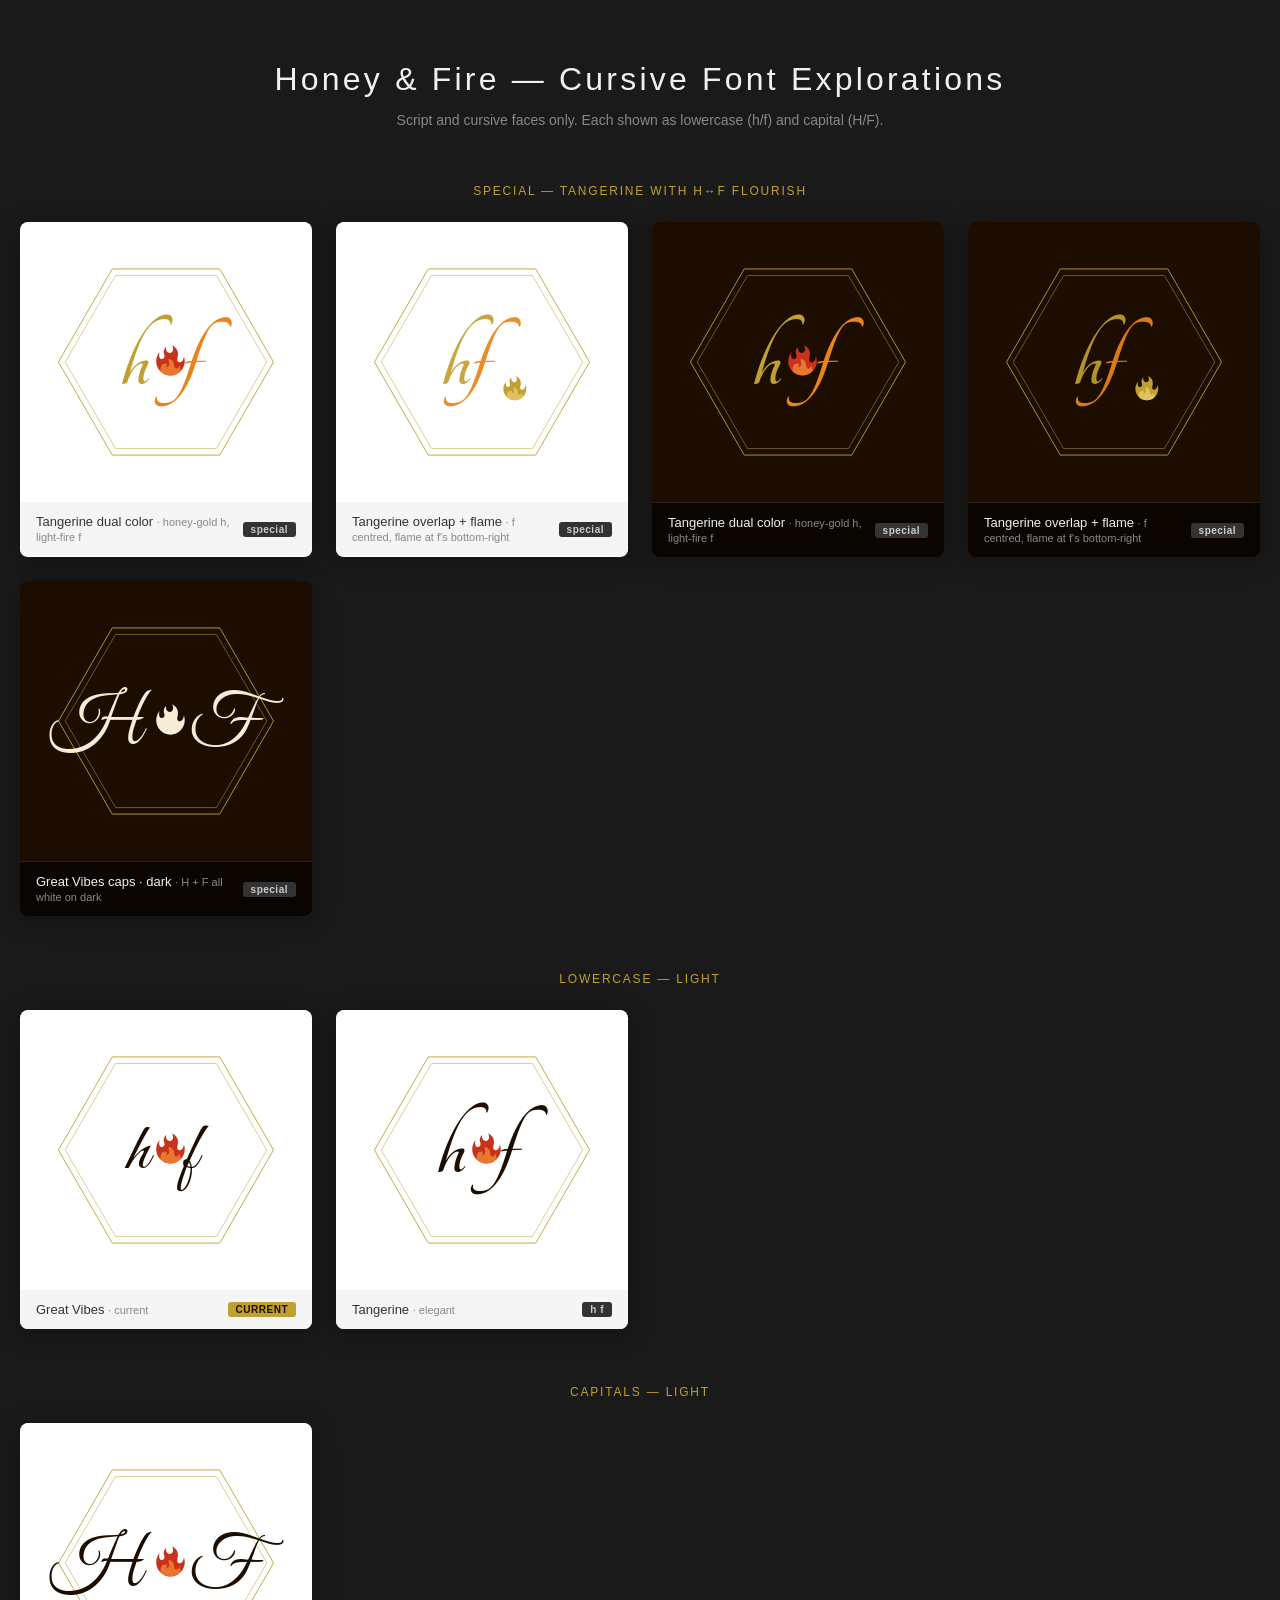
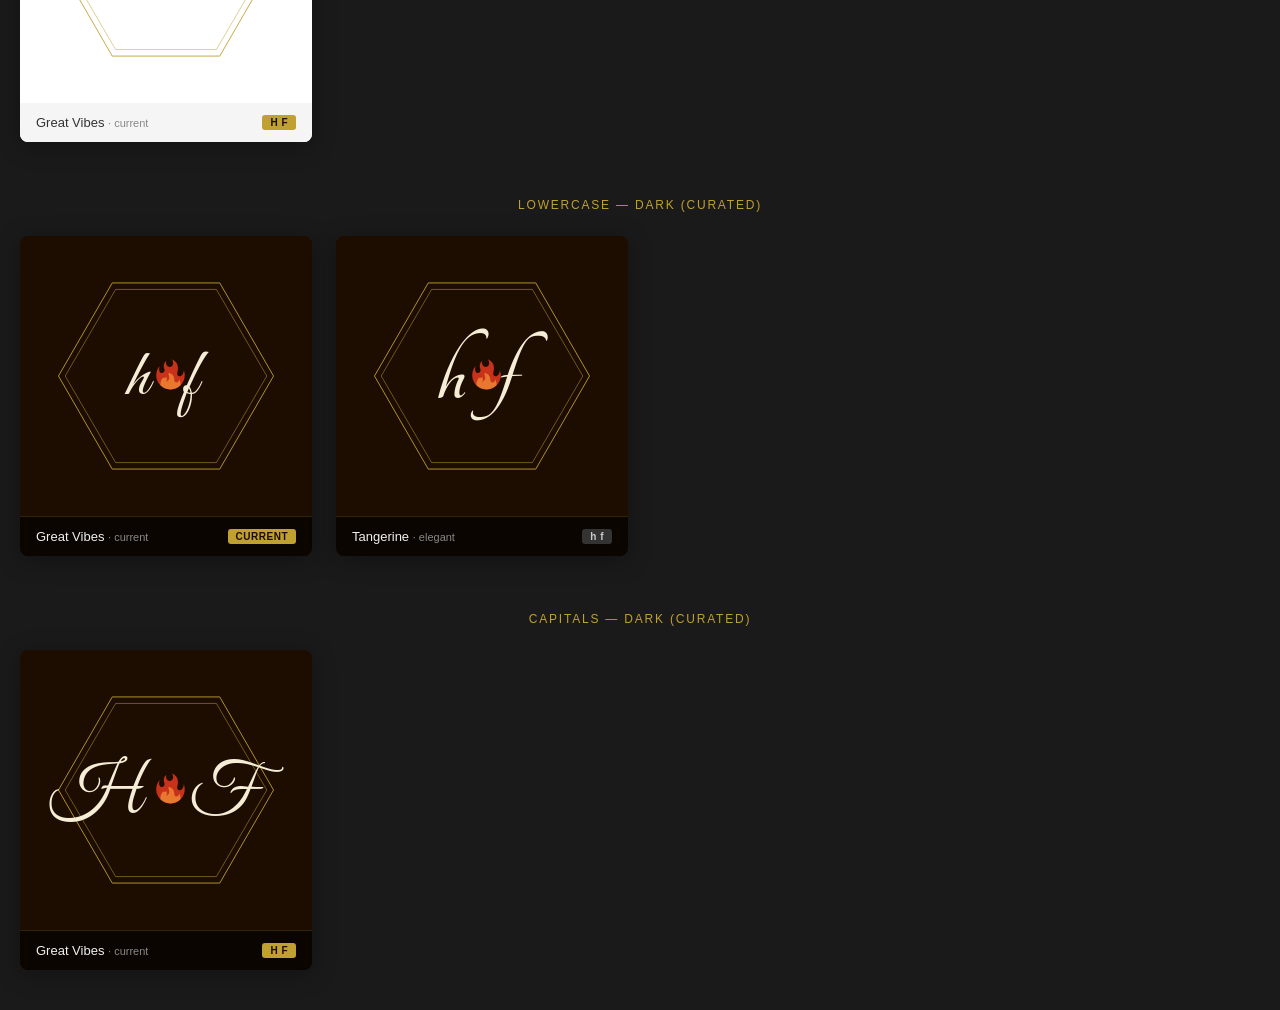
<file: logo.html>
<!DOCTYPE html>
<html>
<head>
<meta charset="utf-8" />
<title>Honey & Fire — Logo Variants (Cursive)</title>
<link rel="preconnect" href="https://fonts.googleapis.com" />
<link rel="preconnect" href="https://fonts.gstatic.com" crossorigin />
<link href="https://fonts.googleapis.com/css2?family=Great+Vibes&family=Tangerine:wght@400;700&display=swap" rel="stylesheet" />
<style>
  body { margin: 0; background: #1a1a1a; color: #f0f0f0; font-family: -apple-system, BlinkMacSystemFont, 'Segoe UI', sans-serif; padding: 40px 20px; }
  h1 { text-align: center; font-weight: 300; letter-spacing: 0.1em; margin-bottom: 8px; }
  .subtitle { text-align: center; color: #888; margin-bottom: 48px; font-size: 14px; }
  .section-title { text-align: center; color: #BFA030; letter-spacing: 0.15em; font-size: 12px; margin: 56px 0 24px; text-transform: uppercase; }
  .grid { display: grid; grid-template-columns: repeat(auto-fill, minmax(280px, 1fr)); gap: 24px; max-width: 1400px; margin: 0 auto; }
  .card { background: #fff; border-radius: 8px; overflow: hidden; box-shadow: 0 4px 24px rgba(0,0,0,0.3); display: flex; flex-direction: column; }
  .card.dark { background: #1D0D00; }
  .card .label { padding: 12px 16px; background: #f5f5f5; color: #333; font-size: 13px; font-weight: 500; display: flex; justify-content: space-between; align-items: center; gap: 8px; }
  .card.dark .label { background: #0a0500; color: #f0f0f0; border-top: 1px solid rgba(191,160,48,0.2); }
  .label small { color: #888; font-weight: 400; font-size: 11px; }
  .svg-holder { display: flex; justify-content: center; align-items: center; padding: 0; }
  .current-tag { display: inline-block; background: #BFA030; color: #1D0D00; font-size: 10px; padding: 2px 8px; border-radius: 3px; letter-spacing: 0.05em; font-weight: 600; }
  .case-tag { display: inline-block; background: #333; color: #ccc; font-size: 10px; padding: 2px 8px; border-radius: 3px; letter-spacing: 0.05em; font-weight: 600; }
  .case-tag.upper { background: #BFA030; color: #1D0D00; }
</style>
</head>
<body>

<h1>Honey &amp; Fire — Cursive Font Explorations</h1>
<p class="subtitle">Script and cursive faces only. Each shown as lowercase (h/f) and capital (H/F).</p>

<div class="section-title">Special — Tangerine with h↔f flourish</div>
<div class="grid" id="custom-grid"></div>

<div class="section-title">Lowercase — light</div>
<div class="grid" id="lower-light"></div>

<div class="section-title">Capitals — light</div>
<div class="grid" id="upper-light"></div>

<div class="section-title">Lowercase — dark (curated)</div>
<div class="grid" id="lower-dark"></div>

<div class="section-title">Capitals — dark (curated)</div>
<div class="grid" id="upper-dark"></div>

<script>
// Cursive/script families only. Each entry has tuning for lowercase (lc.*) and capitals (uc.*).
// Lowercase fonts often need bigger size + descender room; capitals are usually wider with flourishes.
const fonts = [
  { name: "Great Vibes",          note: "current",
    font: "'Great Vibes', cursive",
    lc: { size: 118, y: 283, dxL: -30, dxR: 34 },
    uc: { size: 118, y: 285, dxL: -42, dxR: 42 } },

  { name: "Tangerine",            note: "elegant",
    font: "'Tangerine', cursive",  weight: 700, noUpper: true,
    lc: { size: 165, y: 290, dxL: -28, dxR: 28 },
    uc: { size: 150, y: 295, dxL: -38, dxR: 38 } },
];

const flame = `
  <g transform="translate(231, 220) scale(1.5)">
    <path fill="#c8321a" d="M35 19c0-2.062-.367-4.039-1.04-5.868-.46 5.389-3.333 8.157-6.335 6.868-2.812-1.208-.917-5.917-.777-8.164.236-3.809-.012-8.169-6.931-11.794 2.875 5.5.333 8.917-2.333 9.125-2.958.231-5.667-2.542-4.667-7.042-3.238 2.386-3.332 6.402-2.333 9 1.042 2.708-.042 4.958-2.583 5.208-2.84.28-4.418-3.041-2.963-8.333C2.52 10.965 1 14.805 1 19c0 9.389 7.611 17 17 17s17-7.611 17-17z"/>
    <path fill="#e87830" d="M28.394 23.999c.148 3.084-2.561 4.293-4.019 3.709-2.106-.843-1.541-2.291-2.083-5.291s-2.625-5.083-5.708-6 2.25 6.333-1.247 8.667-3.08 9.084-1.872.426-3.753-.001-3.968-4.007C7.352 23.668 6 26.676 6 30c0 .368.023.73.055 1.09C9.125 34.124 13.342 36 18 36s8.875-1.876 11.945-4.91c.032-.36.055-.722.055-1.09 0-2.187-.584-4.236-1.606-6.001z"/>
  </g>`;

function buildSvg(f, casing, dark) {
  const bg = dark ? "#1D0D00" : "white";
  const ink = dark ? "#f5edd5" : "#1D0D00";
  const t = casing === "upper" ? f.uc : f.lc;
  const hL = casing === "upper" ? "H" : "h";
  const hR = casing === "upper" ? "F" : "f";
  const fw = f.weight ? ` font-weight="${f.weight}"` : "";
  return `
    <svg width="280" height="280" viewBox="0 0 500 500" xmlns="http://www.w3.org/2000/svg">
      <rect width="500" height="500" fill="${bg}"/>
      <polygon points="442,250 346,416.2 154,416.2 58,250 154,83.8 346,83.8" fill="none" stroke="#BFA030" stroke-width="1.6"/>
      <polygon points="430,250 340,404.6 160,404.6 70,250 160,95.4 340,95.4" fill="none" stroke="#BFA030" stroke-width="0.9"/>
      ${flame}
      <text x="250" y="${t.y}" font-family="${f.font}" font-size="${t.size}"${fw} text-anchor="end"   fill="${ink}" dx="${t.dxL}">${hL}</text>
      <text x="250" y="${t.y}" font-family="${f.font}" font-size="${t.size}"${fw} text-anchor="start" fill="${ink}" dx="${t.dxR}">${hR}</text>
    </svg>`;
}

function buildCard(f, casing, dark) {
  const isCurrent = f.note === "current" && casing === "lower";
  const right = isCurrent
    ? '<span class="current-tag">CURRENT</span>'
    : `<span class="case-tag ${casing}">${casing === "upper" ? "H F" : "h f"}</span>`;
  return `
    <div class="card${dark ? " dark" : ""}">
      <div class="svg-holder">${buildSvg(f, casing, dark)}</div>
      <div class="label"><span>${f.name} <small>· ${f.note}</small></span>${right}</div>
    </div>`;
}

function loadAllFonts() {
  const specs = [];
  for (const f of fonts) {
    const w = f.weight || 400;
    specs.push(`${w} ${f.lc.size}px ${f.font}`);
    specs.push(`${w} ${f.uc.size}px ${f.font}`);
  }
  return Promise.all(specs.map(s => document.fonts.load(s).catch(() => null)));
}

// === Special Tangerine variants =============================================
// Computed glyph geometry for Tangerine Bold at size 165, baseline y=290:
//   h glyph bbox in canvas coords: x=172.45..262.87, y=165.27..290 (top-center 217.7,165)
//   f glyph bbox in canvas coords: x=229.16..367.21, y=170..330.10  (bottom-center 298.2,330)
// Honey gold (#BFA030) matches the brand mark; fire orange (#e8841a) matches
// the "&" amp colour from locandina-260521.html so the logo's dual-colour
// scheme stays in sync with the poster.
const HONEY = "#BFA030";
const FIRE  = "#e8841a";

const tangerineCommon = `font-family="'Tangerine', cursive" font-weight="700" font-size="165"`;

function specialDualColorSvg(dark) {
  const bg = dark ? "#1D0D00" : "white";
  return `
    <svg width="280" height="280" viewBox="0 0 500 500" xmlns="http://www.w3.org/2000/svg">
      <rect width="500" height="500" fill="${bg}"/>
      <polygon points="442,250 346,416.2 154,416.2 58,250 154,83.8 346,83.8" fill="none" stroke="#BFA030" stroke-width="1.6"/>
      <polygon points="430,250 340,404.6 160,404.6 70,250 160,95.4 340,95.4" fill="none" stroke="#BFA030" stroke-width="0.9"/>
      ${flame}
      <text x="250" y="290" ${tangerineCommon} text-anchor="end"   fill="${HONEY}" dx="-28">h</text>
      <text x="250" y="290" ${tangerineCommon} text-anchor="start" fill="${FIRE}"  dx="28">f</text>
    </svg>`;
}

// Overlap variant with flame nested at the bottom-right of f.
//
// Goal: make f the visual centre of the composition.
// - With f.dx = -20 (text-anchor=start), f's origin sits at x=230 and its
//   glyph bbox runs from x=181 to x=319 — i.e. exactly centred on x=250.
// - h.dx = -19 keeps the shared-ascender overlap (both bboxes still start
//   at ~x=181) while shifting h slightly right so the h+f mass is centred.
// - Baseline goes back to y=290 (canvas centre) since we no longer need
//   to push letters down to make room for an overhead flame.
// - The flame moves to translate(287, 275) scale(1.2): it sits in f's
//   bottom-right zone, balancing the h on the left and giving the mark
//   a roughly symmetric weight distribution.
function specialOverlapWithFlameSvg(dark) {
  const bg = dark ? "#1D0D00" : "white";
  return `
    <svg width="280" height="280" viewBox="0 0 500 500" xmlns="http://www.w3.org/2000/svg">
      <rect width="500" height="500" fill="${bg}"/>
      <polygon points="442,250 346,416.2 154,416.2 58,250 154,83.8 346,83.8" fill="none" stroke="#BFA030" stroke-width="1.6"/>
      <polygon points="430,250 340,404.6 160,404.6 70,250 160,95.4 340,95.4" fill="none" stroke="#BFA030" stroke-width="0.9"/>
      <text x="250" y="290" ${tangerineCommon} text-anchor="end"   fill="${HONEY}" dx="-19" opacity="0.92">h</text>
      <text x="250" y="290" ${tangerineCommon} text-anchor="start" fill="${FIRE}"  dx="-20" opacity="0.92">f</text>
      <g transform="translate(287, 275) scale(1.2)">
        <path fill="#BFA030" d="M35 19c0-2.062-.367-4.039-1.04-5.868-.46 5.389-3.333 8.157-6.335 6.868-2.812-1.208-.917-5.917-.777-8.164.236-3.809-.012-8.169-6.931-11.794 2.875 5.5.333 8.917-2.333 9.125-2.958.231-5.667-2.542-4.667-7.042-3.238 2.386-3.332 6.402-2.333 9 1.042 2.708-.042 4.958-2.583 5.208-2.84.28-4.418-3.041-2.963-8.333C2.52 10.965 1 14.805 1 19c0 9.389 7.611 17 17 17s17-7.611 17-17z"/>
        <path fill="#E0C060" d="M28.394 23.999c.148 3.084-2.561 4.293-4.019 3.709-2.106-.843-1.541-2.291-2.083-5.291s-2.625-5.083-5.708-6 2.25 6.333-1.247 8.667-3.08 9.084-1.872.426-3.753-.001-3.968-4.007C7.352 23.668 6 26.676 6 30c0 .368.023.73.055 1.09C9.125 34.124 13.342 36 18 36s8.875-1.876 11.945-4.91c.032-.36.055-.722.055-1.09 0-2.187-.584-4.236-1.606-6.001z"/>
      </g>
    </svg>`;
}

// Capital Great Vibes H + F in monochrome cream on the dark canvas.
// Dark-only: dual colour washes out on #1D0D00; an all-white mark reads stronger.
function specialGreatVibesCapsDarkSvg() {
  const ink = "#f5edd5";
  return `
    <svg width="280" height="280" viewBox="0 0 500 500" xmlns="http://www.w3.org/2000/svg">
      <rect width="500" height="500" fill="#1D0D00"/>
      <polygon points="442,250 346,416.2 154,416.2 58,250 154,83.8 346,83.8" fill="none" stroke="#BFA030" stroke-width="1.6"/>
      <polygon points="430,250 340,404.6 160,404.6 70,250 160,95.4 340,95.4" fill="none" stroke="#BFA030" stroke-width="0.9"/>
      <g transform="translate(231, 220) scale(1.5)">
        <path fill="${ink}" d="M35 19c0-2.062-.367-4.039-1.04-5.868-.46 5.389-3.333 8.157-6.335 6.868-2.812-1.208-.917-5.917-.777-8.164.236-3.809-.012-8.169-6.931-11.794 2.875 5.5.333 8.917-2.333 9.125-2.958.231-5.667-2.542-4.667-7.042-3.238 2.386-3.332 6.402-2.333 9 1.042 2.708-.042 4.958-2.583 5.208-2.84.28-4.418-3.041-2.963-8.333C2.52 10.965 1 14.805 1 19c0 9.389 7.611 17 17 17s17-7.611 17-17z"/>
        <path fill="${ink}" d="M28.394 23.999c.148 3.084-2.561 4.293-4.019 3.709-2.106-.843-1.541-2.291-2.083-5.291s-2.625-5.083-5.708-6 2.25 6.333-1.247 8.667-3.08 9.084-1.872.426-3.753-.001-3.968-4.007C7.352 23.668 6 26.676 6 30c0 .368.023.73.055 1.09C9.125 34.124 13.342 36 18 36s8.875-1.876 11.945-4.91c.032-.36.055-.722.055-1.09 0-2.187-.584-4.236-1.606-6.001z"/>
      </g>
      <text x="250" y="285" font-family="'Great Vibes', cursive" font-size="118" text-anchor="end"   fill="${ink}" dx="-42">H</text>
      <text x="250" y="285" font-family="'Great Vibes', cursive" font-size="118" text-anchor="start" fill="${ink}" dx="42">F</text>
    </svg>`;
}

const specials = [
  { name: "Tangerine dual color",          note: "honey-gold h, light-fire f",           render: specialDualColorSvg },
  { name: "Tangerine overlap + flame",     note: "f centred, flame at f's bottom-right", render: specialOverlapWithFlameSvg },
  { name: "Great Vibes caps · dark",       note: "H + F all white on dark",              render: specialGreatVibesCapsDarkSvg,  darkOnly: true },
];

function buildSpecialCard(s, dark) {
  return `
    <div class="card${dark ? " dark" : ""}">
      <div class="svg-holder">${s.render(dark)}</div>
      <div class="label"><span>${s.name} <small>· ${s.note}</small></span><span class="case-tag">special</span></div>
    </div>`;
}

function render() {
  document.getElementById("custom-grid").innerHTML =
    specials.filter(s => !s.darkOnly).map(s => buildSpecialCard(s, false)).join("") +
    specials.filter(s => !s.lightOnly).map(s => buildSpecialCard(s, true)).join("");
  document.getElementById("lower-light").innerHTML = fonts.map(f => buildCard(f, "lower", false)).join("");
  document.getElementById("upper-light").innerHTML = fonts.filter(f => !f.noUpper).map(f => buildCard(f, "upper", false)).join("");
  document.getElementById("lower-dark").innerHTML  = fonts.map(f => buildCard(f, "lower", true)).join("");
  document.getElementById("upper-dark").innerHTML  = fonts.filter(f => !f.noUpper).map(f => buildCard(f, "upper", true)).join("");
}

Promise.race([
  loadAllFonts().then(() => document.fonts.ready),
  new Promise(resolve => setTimeout(resolve, 4000)),
]).then(render);
</script>

</body>
</html>
</file>
<file: assets/css/custom.css>
/*
	Honey & Fire — Custom Styles
*/

@import url('https://fonts.googleapis.com/css2?family=Great+Vibes&family=Playfair+Display:ital,wght@0,700;0,900;1,700;1,900&display=swap');

/* ─── Mobile hamburger menu ─── */

#menu-toggle {
	display: none;
	background: transparent;
	border: 0;
	padding: 0;
	width: 32px;
	height: 32px;
	cursor: pointer;
	position: relative;
	flex-direction: column;
	justify-content: center;
	align-items: center;
	gap: 5px;
}

#menu-toggle span {
	display: block;
	width: 24px;
	height: 2px;
	background: #1A1A2E;
	transition: transform 0.25s ease, opacity 0.25s ease;
}

#menu-toggle.open span:nth-child(1) {
	transform: translateY(7px) rotate(45deg);
}

#menu-toggle.open span:nth-child(2) {
	opacity: 0;
}

#menu-toggle.open span:nth-child(3) {
	transform: translateY(-7px) rotate(-45deg);
}

/* Hamburger breakpoint — bumped from 736px to 1100px because the nav now
   carries 12 items (7 menu links + 3 social icons + 2 language flags),
   so the desktop layout overlaps the wordmark on narrow desktop windows.
   Mirror HTML5UP's mobile-mode header resets (which fire at 736px) so the
   wordmark and toggle don't collide between 737–1100px. */
@media screen and (max-width: 1100px) {
	#header {
		height: 2.5em;
		line-height: 2.5em;
		display: flex;
		align-items: center;
		justify-content: space-between;
	}
	#header h1 {
		text-align: center;
		position: relative;
		left: 0;
		top: 0;
		height: 2.5em;
		line-height: 2.5em;
	}
	#header h1 a { font-size: 1em; }
	body { padding-top: 2.5em; }

	#menu-toggle {
		display: flex;
	}

	#header nav {
		display: none;
		position: absolute;
		top: 100%;
		left: 0;
		right: 0;
		height: auto;
		line-height: 1.5;
		background: #fff;
		box-shadow: 0 4px 20px rgba(0, 0, 0, 0.15);
		padding: 0.5em 0;
		z-index: 10001;
	}

	#header nav.open {
		display: block !important;
	}

	#header nav ul {
		display: flex;
		flex-direction: column;
		padding: 0;
		margin: 0;
		list-style: none;
	}

	#header nav ul li {
		display: block;
		width: 100%;
	}

	#header nav ul li a {
		display: block;
		padding: 0.8em 1.5em;
		color: #1A1A2E;
		border-bottom: 1px solid rgba(0, 0, 0, 0.05);
	}

	#header nav ul li:last-child a {
		border-bottom: none;
	}

	/* Mobile: Instagram / Facebook / Spotify + IT / UK flags share one
	   centred row at the bottom of the dropdown instead of stacking. */
	#header nav ul {
		display: block;
		text-align: center;
	}
	#header nav ul li.nav-icon,
	#header nav ul li.nav-lang {
		display: inline-block;
		width: auto;
	}
	#header nav ul li.nav-icon a,
	#header nav ul li.nav-lang a {
		display: inline-block;
		padding: 0.7em 0.55em;
		border-bottom: 0;
	}
	#header nav ul li.nav-icon:first-of-type {
		margin: 0.3em 0 0 0;
		padding-top: 0.3em;
		border-top: 1px solid rgba(0, 0, 0, 0.05);
	}
	#header nav ul li.nav-icon:first-of-type,
	#header nav ul li.nav-icon ~ li.nav-icon,
	#header nav ul li.nav-lang {
		border-top-color: transparent;
	}
	/* Re-add a single divider strip ABOVE the whole icon row */
	#header nav ul li.nav-icon:first-of-type {
		border-top: 1px solid rgba(0, 0, 0, 0.05);
	}
	#header nav ul li.nav-lang svg {
		width: 26px;
		height: 17px;
	}
}

/* ─── Galleria — masonry layout for mixed aspect ratios ─── */

.gallery {
	display: block !important;
	column-count: 3;
	column-gap: 0.8em;
	width: 100%;
	max-width: 1100px;
	margin: 0 auto 2em;
}

.gallery article {
	display: block;
	width: 100% !important;
	break-inside: avoid;
	margin: 0 0 0.8em;
	page-break-inside: avoid;
}

.gallery article .image,
.gallery article img {
	display: block;
	width: 100%;
	height: auto;
	border-radius: 4px;
}

@media screen and (max-width: 1000px) {
	.gallery {
		column-count: 2;
	}
}

@media screen and (max-width: 736px) {
	#galleria { display: none; }
	#header nav ul li a[href="#galleria"] { display: none; }

	/* HTML5UP forces .main.fullscreen to height: auto on phones, which
	   lets the hero (and Chi Siamo) size to their text content and end
	   well before the viewport bottom — exposing the next section's
	   honeycomb pattern at the bottom of the screen. Reinstate at-least
	   one full viewport height. 100dvh accounts for Safari's dynamic
	   URL-bar; 100vh is the desktop fallback. */
	.main.fullscreen {
		min-height: 100vh;
		min-height: 100dvh;
	}
}

/* ─── Chi Siamo — wider content box ─── */

@media screen and (min-width: 737px) {
	#chi-siamo .content {
		width: 60%;
		max-width: 700px;
	}
}

/* ─── Hero ─── */

#hero h2 {
	font-family: 'Great Vibes', cursive;
	font-weight: 400;
	font-size: 7em;
	letter-spacing: 0.02em;
	text-shadow: 0 4px 30px rgba(0, 0, 0, 0.5);
	line-height: 1.1;
}

#hero h2 .amp {
	color: #D4A030;
}

/* ─── Header logo (top nav) — same elegant script ─── */

#header h1 a {
	font-family: 'Great Vibes', cursive;
	font-weight: 400;
	font-size: 1.6em;
	letter-spacing: 0.02em;
}

#hero p {
	font-size: 1.4em;
	letter-spacing: 0.1em;
	text-shadow: 0 2px 15px rgba(0, 0, 0, 0.5);
}

@media screen and (max-width: 736px) {
	#hero h2 {
		font-size: 4.5em;
	}
	#hero p {
		font-size: 1.1em;
	}
}

/* ─── La Band — Members Grid ─── */

.members-grid {
	display: grid;
	grid-template-columns: repeat(3, 1fr);
	gap: 2.5em;
	max-width: 900px;
	margin: 0 auto;
}

.member {
	text-align: center;
	display: flex;
	flex-direction: column;
	align-items: center;
}

.member-photo {
	width: 160px;
	height: 160px;
	min-height: 160px;
	max-height: 160px;
	box-sizing: border-box;
	border-radius: 50%;
	margin: 0 0 1em;
	overflow: hidden;
	border: 3px solid rgba(0, 0, 0, 0.1);
	transition: border-color 0.3s ease, transform 0.3s ease;
	flex: none;
	position: relative;
}

.member-photo > * {
	position: absolute;
	top: 0;
	left: 0;
	width: 100%;
	height: 100%;
}

.member:hover .member-photo {
	border-color: #D4A030;
	transform: scale(1.05);
}

.member-photo img {
	display: block;
	width: 100%;
	height: 100%;
	object-fit: cover;
}

.member-photo.placeholder {
	background: linear-gradient(135deg, #D4A030, #C0392B);
}

.member-photo.placeholder .initial {
	display: flex;
	align-items: center;
	justify-content: center;
	font-size: 3em;
	font-weight: 900;
	color: rgba(255, 255, 255, 0.9);
	font-family: 'Playfair Display', serif;
}

.member h3 {
	margin: 0 0 0.2em;
	font-size: 1.3em;
	color: #1A1A2E;
	line-height: 1.4em;
	min-height: 1.4em;
}

.member h3:empty::before {
	content: "\00a0";
}

.member-role {
	color: #D4A030;
	font-weight: 700;
	text-transform: uppercase;
	letter-spacing: 0.15em;
	font-size: 0.85em;
	margin: 0 0 0.5em;
}

.member-bio {
	font-size: 0.9em;
	color: rgba(0, 0, 0, 0.6);
}

@media screen and (max-width: 1000px) {
	.members-grid {
		grid-template-columns: repeat(2, 1fr);
	}
}

@media screen and (max-width: 480px) {
	.members-grid {
		grid-template-columns: 1fr;
	}
	.member-photo {
		width: 130px;
		height: 130px;
		min-height: 130px;
		max-height: 130px;
	}
}

/* ─── Video ─── */

.video-grid {
	display: flex;
	justify-content: center;
	align-items: flex-start;
	gap: 1.5em;
	max-width: 900px;
	margin: 0 auto;
}

/* Two independent columns pack tightly (no rigid row-bands), so the tallest
   clip sits directly below the shortest and both columns end about even. */
.video-col {
	display: flex;
	flex-direction: column;
	align-items: center;
	gap: 1.5em;
	flex: 1;
	min-width: 0;
}

@media screen and (max-width: 736px) {
	.video-grid {
		flex-direction: column;
		align-items: center;
	}

	.video-col {
		width: 100%;
	}
}

.video-container {
	position: relative;
	aspect-ratio: 16 / 9;
	width: 100%;
	overflow: hidden;
	margin: 0 auto;
	border-radius: 8px;
	box-shadow: 0 8px 30px rgba(0, 0, 0, 0.3);
}

/* Portrait clips render tall; cap width so they stay reasonable and centered. */
.video-container.portrait {
	max-width: 20em;
}

.video-container iframe,
.video-container video {
	position: absolute;
	top: 0;
	left: 0;
	width: 100%;
	height: 100%;
	border: 0;
}

/* ─── Repertorio ─── */

#repertorio > .content {
	width: 65em;
}

.repertorio-tabs {
	display: flex;
	justify-content: center;
	flex-wrap: wrap;
	gap: 0.5em;
	margin-bottom: 2em;
}

.repertorio-tabs .tab {
	background: transparent;
	border: 2px solid rgba(0, 0, 0, 0.15);
	color: #1A1A2E;
	padding: 0.5em 1.6em;
	border-radius: 30px;
	font-size: 0.85em;
	font-weight: 700;
	text-transform: uppercase;
	letter-spacing: 0.1em;
	cursor: pointer;
	transition: all 0.3s ease;
	line-height: 1;
	display: inline-flex;
	align-items: center;
	justify-content: center;
	height: 2.4em;
}

.repertorio-tabs .tab:hover {
	border-color: #D4A030;
	color: #D4A030;
	background: rgba(212, 160, 48, 0.08);
}

.repertorio-tabs .tab.active {
	background: #D4A030;
	border-color: #D4A030;
	color: #fff;
}

.repertorio-search {
	display: flex;
	align-items: center;
	justify-content: center;
	gap: 1em;
	margin-bottom: 2em;
}

.repertorio-search input {
	width: 300px;
	padding: 0.5em 1em;
	border: 2px solid rgba(0, 0, 0, 0.15);
	border-radius: 30px;
	font-size: 0.9em;
	background: rgba(255, 255, 255, 0.8);
	color: #1A1A2E;
	outline: none;
	transition: border-color 0.3s ease;
}

.repertorio-search input:focus {
	border-color: #D4A030;
}

.repertorio-search input::placeholder {
	color: #999;
}

.search-stat {
	display: none;
	font-size: 0.85em;
	color: #888;
	font-style: italic;
}

.repertorio-grid {
	display: flex;
	flex-direction: column;
	align-items: center;
	gap: 1.5em;
}

.repertorio-grid > * {
	width: 100%;
	max-width: 800px;
}

.repertorio-category {
	background: rgba(0, 0, 0, 0.05);
	border-radius: 10px;
	padding: 1.5em;
	border-left: 4px solid #D4A030;
	display: none;
}

.repertorio-category[data-category="soft"] {
	border-left-color: #D4A030;
}

.repertorio-category[data-category="upbeat"] {
	border-left-color: #C0392B;
}

.repertorio-category[data-category="italiano"] {
	border-left-color: #2E7D32;
}

.repertorio-category[data-category="rock"] {
	border-left-color: #6A1B9A;
}

.repertorio-category[data-category="strumentali"] {
	border-left-color: #5C6BC0;
}

.category-header {
	display: flex;
	align-items: center;
	justify-content: space-between;
	margin-bottom: 1em;
	padding-bottom: 0.5em;
	border-bottom: 1px solid rgba(0, 0, 0, 0.1);
}

.category-header h3 {
	margin: 0;
	font-size: 1.2em;
	color: #1A1A2E;
}

.song-count {
	display: none;
}

.song-list {
	list-style: none;
	padding: 0;
	margin: 0;
}

.song-list li {
	display: flex;
	justify-content: space-between;
	align-items: baseline;
	padding: 0.35em 0;
	border-bottom: 1px dotted rgba(0, 0, 0, 0.12);
}

.song-list li:last-child {
	border-bottom: none;
}

.song-title {
	font-weight: 900;
	color: #1A1A2E;
	font-size: 0.9em;
	flex: 1;
	min-width: 0;
	text-align: left;
}

.song-artist {
	color: #888;
	font-style: italic;
	font-size: 0.85em;
	text-align: right;
	flex-shrink: 0;
	margin-left: 1em;
}

.song-artist .emoji {
	font-style: normal;
}

.spotify-embed {
	max-width: 800px;
	margin: 0 auto 2.5em;
}

.spotify-embed h3 {
	color: #1A1A2E;
	font-size: 1.1em;
	margin-bottom: 1em;
}

.spotify-embed iframe {
	border-radius: 12px;
}

.repertorio-footer {
	text-align: center;
	font-size: 1.3em;
	font-style: italic;
	color: #C0392B;
	margin-top: 1.5em;
	font-weight: 700;
}

.repertorio-all {
	background: rgba(0, 0, 0, 0.05);
	border-radius: 10px;
	padding: 1.5em;
}

.song-list-all {
	column-count: 2;
	column-gap: 3em;
}

.song-list-all li {
	break-inside: avoid;
}

@media screen and (max-width: 1000px) {
	.repertorio-grid {
		grid-template-columns: 1fr;
	}
	.song-list-all {
		column-count: 1;
	}
}

@media screen and (max-width: 480px) {
	.repertorio-tabs .tab {
		padding: 0.4em 1em;
		font-size: 0.8em;
	}
	.song-title,
	.song-artist {
		font-size: 0.8em;
	}
}

/* ─── Contatti — plain email link on top, two QR cards below ─── */

.contact-email {
	text-align: center;
	margin-top: 1.5em;
}

.contact-email a {
	display: inline-flex;
	align-items: center;
	gap: 0.6em;
	font-size: 1.4em;
	font-weight: 600;
	color: rgba(0, 0, 0, 0.85);
	text-decoration: none;
	border-bottom: 2px solid transparent;
	padding-bottom: 0.15em;
	transition: color 0.2s ease, border-color 0.2s ease;
}

.contact-email a:hover {
	color: #D4A030;
	border-bottom-color: #D4A030;
}

.contact-email .icon {
	color: #D4A030;
}

/* QR cards: only IG + FB get the boxed treatment. */
.contact-grid {
	display: grid;
	grid-template-columns: repeat(auto-fit, minmax(220px, 280px));
	justify-content: center;
	gap: 2em;
	max-width: 720px;
	margin: 2.5em auto 0;
}

.contact-card {
	display: flex;
	flex-direction: column;
	align-items: center;
	justify-content: flex-start;
	text-align: center;
	text-decoration: none;
	color: inherit;
	background: rgba(0, 0, 0, 0.06);
	border: 1px solid rgba(212, 160, 48, 0.25);
	border-radius: 6px;
	padding: 1.4em 1.2em;
	transition: transform 0.3s ease, border-color 0.3s ease, box-shadow 0.3s ease;
}

.contact-card:hover {
	transform: translateY(-4px);
	border-color: #D4A030;
	box-shadow: 0 8px 24px rgba(0, 0, 0, 0.18);
}

.contact-qr {
	width: 200px;
	height: 200px;
	object-fit: contain;
	background: #1D0D00;
	border-radius: 4px;
	display: block;
	margin-bottom: 0.9em;
}

.contact-label {
	font-family: 'Oswald', 'Source Sans Pro', sans-serif;
	font-size: 0.78em;
	font-weight: 600;
	letter-spacing: 0.18em;
	text-transform: uppercase;
	color: #D4A030;
	margin-bottom: 0.35em;
}

.contact-value {
	font-size: 1.05em;
	word-break: break-word;
	line-height: 1.3;
}

@media screen and (max-width: 480px) {
	.contact-email a { font-size: 1.1em; }
	.contact-grid { gap: 1.4em; }
	.contact-qr {
		width: 180px;
		height: 180px;
	}
	.contact-value { font-size: 0.95em; }
}

/* ─── Footer Spotify icon color ─── */

#footer .icons .fa-spotify {
	color: #1DB954;
}

/* ─── Header social icons (top nav) ─── */

#header nav ul li.nav-icon a {
	font-size: 1.05em;
	padding: 0 0.4em;
}
#header nav ul li.nav-icon a .label {
	position: absolute;
	width: 1px;
	height: 1px;
	padding: 0;
	margin: -1px;
	overflow: hidden;
	clip: rect(0, 0, 0, 0);
	white-space: nowrap;
	border: 0;
}
#header nav ul li.nav-icon:first-of-type {
	margin-left: 1em;
}
#header nav ul li.nav-icon a.fa-spotify {
	color: #1DB954;
}

/* ─── Header language switcher ─── */

#header nav ul li.nav-lang {
	display: inline-flex;
	align-items: center;
}
#header nav ul li.nav-lang:first-of-type {
	margin-left: 0.8em;
}
#header nav ul li.nav-lang a {
	display: inline-flex;
	align-items: center;
	padding: 0 0.25em;
	height: 3em;
	line-height: 0;
	text-decoration: none;
	border-bottom: 0;
}
#header nav ul li.nav-lang svg {
	display: block;
	width: 28px;
	height: 18px;
	border: 1px solid rgba(0, 0, 0, 0.2);
	border-radius: 2px;
	opacity: 0.45;
	transition: opacity 0.2s ease, transform 0.2s ease;
}
#header nav ul li.nav-lang a:hover svg {
	opacity: 0.85;
	transform: scale(1.05);
}
#header nav ul li.nav-lang.nav-lang-active svg {
	opacity: 1;
	box-shadow: 0 0 0 1px rgba(212, 160, 48, 0.6);
}

/* ─── Prossimi Eventi — locandina-as-card ─── */

.events-grid {
	display: grid;
	grid-template-columns: repeat(auto-fit, minmax(300px, 1fr));
	gap: 2em;
	max-width: 900px;
	margin: 0 auto;
	justify-items: center;
}

.event-card {
	display: flex;
	flex-direction: column;
	width: 100%;
	max-width: 360px;
	background: rgba(0, 0, 0, 0.18);
	border: 1px solid rgba(212, 160, 48, 0.3);
	border-radius: 6px;
	overflow: hidden;
	text-decoration: none;
	color: inherit;
	border-bottom: 1px solid rgba(212, 160, 48, 0.3); /* override base anchor underline */
	transition: transform 0.3s ease, border-color 0.3s ease, box-shadow 0.3s ease;
}

.event-card:hover {
	transform: translateY(-4px);
	border-color: #D4A030;
	box-shadow: 0 8px 28px rgba(0, 0, 0, 0.35);
}

.event-card-img {
	width: 100%;
	aspect-ratio: 1075 / 1521;  /* matches the locandina A4 ratio */
	overflow: hidden;
	background: #1D0D00;
}

.event-card-img img {
	display: block;
	width: 100%;
	height: 100%;
	object-fit: cover;
	transition: transform 0.4s ease;
}

.event-card:hover .event-card-img img {
	transform: scale(1.03);
}

.event-card-info {
	padding: 1.2em 1.4em 1.4em;
	text-align: left;
}

.event-card-date {
	display: block;
	font-family: 'Oswald', 'Source Sans Pro', sans-serif;
	font-size: 0.78em;
	font-weight: 600;
	letter-spacing: 0.18em;
	text-transform: uppercase;
	color: #D4A030;
	margin-bottom: 0.4em;
}

.event-card-info h3 {
	font-family: 'Playfair Display', serif;
	font-size: 1.5em;
	margin: 0 0 0.25em;
	color: inherit;
	letter-spacing: 0.01em;
}

.event-card-meta {
	font-size: 0.92em;
	margin: 0 0 1em;
	opacity: 0.78;
}

.event-card-cta {
	display: inline-block;
	font-family: 'Oswald', 'Source Sans Pro', sans-serif;
	font-size: 0.82em;
	font-weight: 600;
	letter-spacing: 0.18em;
	text-transform: uppercase;
	color: #D4A030;
	transition: color 0.2s ease, letter-spacing 0.25s ease;
}

.event-card:hover .event-card-cta {
	color: #f0b340;
	letter-spacing: 0.22em;
}
</file>
<file: assets/css/noscript.css>
/*
	Big Picture by HTML5 UP
	html5up.net | @ajlkn
	Free for personal and commercial use under the CCA 3.0 license (html5up.net/license)
*/

/* Loader */

	body:before, body:after {
		display: none;
	}
</file>
<file: assets/css/main.css>
@import url("https://fonts.googleapis.com/css?family=Source+Sans+Pro:300,900");
@import url("fontawesome-all.min.css");

/*
	Big Picture by HTML5 UP
	html5up.net | @ajlkn
	Free for personal and commercial use under the CCA 3.0 license (html5up.net/license)
*/

html, body, div, span, applet, object,
iframe, h1, h2, h3, h4, h5, h6, p, blockquote,
pre, a, abbr, acronym, address, big, cite,
code, del, dfn, em, img, ins, kbd, q, s, samp,
small, strike, strong, sub, sup, tt, var, b,
u, i, center, dl, dt, dd, ol, ul, li, fieldset,
form, label, legend, table, caption, tbody,
tfoot, thead, tr, th, td, article, aside,
canvas, details, embed, figure, figcaption,
footer, header, hgroup, menu, nav, output, ruby,
section, summary, time, mark, audio, video {
	margin: 0;
	padding: 0;
	border: 0;
	font-size: 100%;
	font: inherit;
	vertical-align: baseline;}

article, aside, details, figcaption, figure,
footer, header, hgroup, menu, nav, section {
	display: block;}

body {
	line-height: 1;
}

ol, ul {
	list-style: none;
}

blockquote, q {
	quotes: none;
}

	blockquote:before, blockquote:after, q:before, q:after {
		content: '';
		content: none;
	}

table {
	border-collapse: collapse;
	border-spacing: 0;
}

body {
	-webkit-text-size-adjust: none;
}

mark {
	background-color: transparent;
	color: inherit;
}

input::-moz-focus-inner {
	border: 0;
	padding: 0;
}

input, select, textarea {
	-moz-appearance: none;
	-webkit-appearance: none;
	-ms-appearance: none;
	appearance: none;
}

/* Basic */

	@-ms-viewport {
		width: device-width;
	}

	html {
		height: 100%;
	}

	html {
		box-sizing: border-box;
	}

	*, *:before, *:after {
		box-sizing: inherit;
	}

	body {
		background: #ffffff;
		height: 100%;
		min-width: 320px;
	}

		body.is-preload *, body.is-preload *:before, body.is-preload *:after {
			-moz-animation: none !important;
			-webkit-animation: none !important;
			-ms-animation: none !important;
			animation: none !important;
			-moz-transition: none !important;
			-webkit-transition: none !important;
			-ms-transition: none !important;
			transition: none !important;
		}

/* Spinner */

	@-moz-keyframes spinner-rotate {
		0% {
			-moz-transform: scale(1) rotate(0deg);
			-webkit-transform: scale(1) rotate(0deg);
			-ms-transform: scale(1) rotate(0deg);
			transform: scale(1) rotate(0deg);
		}

		100% {
			-moz-transform: scale(1) rotate(360deg);
			-webkit-transform: scale(1) rotate(360deg);
			-ms-transform: scale(1) rotate(360deg);
			transform: scale(1) rotate(360deg);
		}
	}

	@-webkit-keyframes spinner-rotate {
		0% {
			-moz-transform: scale(1) rotate(0deg);
			-webkit-transform: scale(1) rotate(0deg);
			-ms-transform: scale(1) rotate(0deg);
			transform: scale(1) rotate(0deg);
		}

		100% {
			-moz-transform: scale(1) rotate(360deg);
			-webkit-transform: scale(1) rotate(360deg);
			-ms-transform: scale(1) rotate(360deg);
			transform: scale(1) rotate(360deg);
		}
	}

	@-ms-keyframes spinner-rotate {
		0% {
			-moz-transform: scale(1) rotate(0deg);
			-webkit-transform: scale(1) rotate(0deg);
			-ms-transform: scale(1) rotate(0deg);
			transform: scale(1) rotate(0deg);
		}

		100% {
			-moz-transform: scale(1) rotate(360deg);
			-webkit-transform: scale(1) rotate(360deg);
			-ms-transform: scale(1) rotate(360deg);
			transform: scale(1) rotate(360deg);
		}
	}

	@keyframes spinner-rotate {
		0% {
			-moz-transform: scale(1) rotate(0deg);
			-webkit-transform: scale(1) rotate(0deg);
			-ms-transform: scale(1) rotate(0deg);
			transform: scale(1) rotate(0deg);
		}

		100% {
			-moz-transform: scale(1) rotate(360deg);
			-webkit-transform: scale(1) rotate(360deg);
			-ms-transform: scale(1) rotate(360deg);
			transform: scale(1) rotate(360deg);
		}
	}

/* Loader */

	@-moz-keyframes spinner-show {
		0% {
			opacity: 0;
		}

		100% {
			opacity: 1;
		}
	}

	@-webkit-keyframes spinner-show {
		0% {
			opacity: 0;
		}

		100% {
			opacity: 1;
		}
	}

	@-ms-keyframes spinner-show {
		0% {
			opacity: 0;
		}

		100% {
			opacity: 1;
		}
	}

	@keyframes spinner-show {
		0% {
			opacity: 0;
		}

		100% {
			opacity: 1;
		}
	}

	@-moz-keyframes spinner-hide {
		0% {
			-moz-transform: scale(1) rotate(0deg);
			-webkit-transform: scale(1) rotate(0deg);
			-ms-transform: scale(1) rotate(0deg);
			transform: scale(1) rotate(0deg);
			color: #e5e6e7;
			z-index: 100001;
		}

		99% {
			-moz-transform: scale(0.5) rotate(360deg);
			-webkit-transform: scale(0.5) rotate(360deg);
			-ms-transform: scale(0.5) rotate(360deg);
			transform: scale(0.5) rotate(360deg);
			color: #e5e6e7;
			z-index: 100001;
		}

		100% {
			-moz-transform: scale(0.5) rotate(360deg);
			-webkit-transform: scale(0.5) rotate(360deg);
			-ms-transform: scale(0.5) rotate(360deg);
			transform: scale(0.5) rotate(360deg);
			color: #e5e6e7;
			z-index: -1;
		}
	}

	@-webkit-keyframes spinner-hide {
		0% {
			-moz-transform: scale(1) rotate(0deg);
			-webkit-transform: scale(1) rotate(0deg);
			-ms-transform: scale(1) rotate(0deg);
			transform: scale(1) rotate(0deg);
			color: #e5e6e7;
			z-index: 100001;
		}

		99% {
			-moz-transform: scale(0.5) rotate(360deg);
			-webkit-transform: scale(0.5) rotate(360deg);
			-ms-transform: scale(0.5) rotate(360deg);
			transform: scale(0.5) rotate(360deg);
			color: #e5e6e7;
			z-index: 100001;
		}

		100% {
			-moz-transform: scale(0.5) rotate(360deg);
			-webkit-transform: scale(0.5) rotate(360deg);
			-ms-transform: scale(0.5) rotate(360deg);
			transform: scale(0.5) rotate(360deg);
			color: #e5e6e7;
			z-index: -1;
		}
	}

	@-ms-keyframes spinner-hide {
		0% {
			-moz-transform: scale(1) rotate(0deg);
			-webkit-transform: scale(1) rotate(0deg);
			-ms-transform: scale(1) rotate(0deg);
			transform: scale(1) rotate(0deg);
			color: #e5e6e7;
			z-index: 100001;
		}

		99% {
			-moz-transform: scale(0.5) rotate(360deg);
			-webkit-transform: scale(0.5) rotate(360deg);
			-ms-transform: scale(0.5) rotate(360deg);
			transform: scale(0.5) rotate(360deg);
			color: #e5e6e7;
			z-index: 100001;
		}

		100% {
			-moz-transform: scale(0.5) rotate(360deg);
			-webkit-transform: scale(0.5) rotate(360deg);
			-ms-transform: scale(0.5) rotate(360deg);
			transform: scale(0.5) rotate(360deg);
			color: #e5e6e7;
			z-index: -1;
		}
	}

	@keyframes spinner-hide {
		0% {
			-moz-transform: scale(1) rotate(0deg);
			-webkit-transform: scale(1) rotate(0deg);
			-ms-transform: scale(1) rotate(0deg);
			transform: scale(1) rotate(0deg);
			color: #e5e6e7;
			z-index: 100001;
		}

		99% {
			-moz-transform: scale(0.5) rotate(360deg);
			-webkit-transform: scale(0.5) rotate(360deg);
			-ms-transform: scale(0.5) rotate(360deg);
			transform: scale(0.5) rotate(360deg);
			color: #e5e6e7;
			z-index: 100001;
		}

		100% {
			-moz-transform: scale(0.5) rotate(360deg);
			-webkit-transform: scale(0.5) rotate(360deg);
			-ms-transform: scale(0.5) rotate(360deg);
			transform: scale(0.5) rotate(360deg);
			color: #e5e6e7;
			z-index: -1;
		}
	}

	@-moz-keyframes overlay-hide {
		0% {
			opacity: 1;
			z-index: 100000;
		}

		15% {
			opacity: 1;
			z-index: 100000;
		}

		99% {
			opacity: 0;
			z-index: 100000;
		}

		100% {
			opacity: 0;
			z-index: -1;
		}
	}

	@-webkit-keyframes overlay-hide {
		0% {
			opacity: 1;
			z-index: 100000;
		}

		15% {
			opacity: 1;
			z-index: 100000;
		}

		99% {
			opacity: 0;
			z-index: 100000;
		}

		100% {
			opacity: 0;
			z-index: -1;
		}
	}

	@-ms-keyframes overlay-hide {
		0% {
			opacity: 1;
			z-index: 100000;
		}

		15% {
			opacity: 1;
			z-index: 100000;
		}

		99% {
			opacity: 0;
			z-index: 100000;
		}

		100% {
			opacity: 0;
			z-index: -1;
		}
	}

	@keyframes overlay-hide {
		0% {
			opacity: 1;
			z-index: 100000;
		}

		15% {
			opacity: 1;
			z-index: 100000;
		}

		99% {
			opacity: 0;
			z-index: 100000;
		}

		100% {
			opacity: 0;
			z-index: -1;
		}
	}

	body {
		text-decoration: none;
	}

		body:before {
			-moz-animation: spinner-show 1.5s 1 0.25s ease forwards, spinner-hide 0.25s ease-in-out forwards !important;
			-webkit-animation: spinner-show 1.5s 1 0.25s ease forwards, spinner-hide 0.25s ease-in-out forwards !important;
			-ms-animation: spinner-show 1.5s 1 0.25s ease forwards, spinner-hide 0.25s ease-in-out forwards !important;
			animation: spinner-show 1.5s 1 0.25s ease forwards, spinner-hide 0.25s ease-in-out forwards !important;
			-moz-transform-origin: 50% 50%;
			-webkit-transform-origin: 50% 50%;
			-ms-transform-origin: 50% 50%;
			transform-origin: 50% 50%;
			-moz-osx-font-smoothing: grayscale;
			-webkit-font-smoothing: antialiased;
			font-family: FontAwesome;
			font-style: normal;
			font-weight: normal;
			text-transform: none !important;
			color: #e5e6e7;
			content: '\f1ce';
			cursor: default;
			display: block;
			font-size: 2em;
			height: 2em;
			left: 50%;
			line-height: 2em;
			margin: -1em 0 0 -1em;
			opacity: 0;
			position: fixed;
			text-align: center;
			top: 50%;
			width: 2em;
			z-index: -1;
		}

		body:after {
			-moz-animation: overlay-hide 1.5s ease-in forwards !important;
			-webkit-animation: overlay-hide 1.5s ease-in forwards !important;
			-ms-animation: overlay-hide 1.5s ease-in forwards !important;
			animation: overlay-hide 1.5s ease-in forwards !important;
			background: #ffffff;
			content: '';
			display: block;
			height: 100%;
			left: 0;
			opacity: 0;
			position: fixed;
			top: 0;
			width: 100%;
			z-index: -1;
		}

		body.is-preload:before {
			-moz-animation: spinner-show 1.5s 1 0.25s ease forwards, spinner-rotate 0.75s infinite linear !important;
			-webkit-animation: spinner-show 1.5s 1 0.25s ease forwards, spinner-rotate 0.75s infinite linear !important;
			-ms-animation: spinner-show 1.5s 1 0.25s ease forwards, spinner-rotate 0.75s infinite linear !important;
			animation: spinner-show 1.5s 1 0.25s ease forwards, spinner-rotate 0.75s infinite linear !important;
			z-index: 100001;
		}

		body.is-preload:after {
			-moz-animation: none !important;
			-webkit-animation: none !important;
			-ms-animation: none !important;
			animation: none !important;
			opacity: 1;
			z-index: 100000;
		}

	@media (-webkit-min-device-pixel-ratio: 2) {

		body:before {
			line-height: 2.025em;
		}

	}

/* Type */

	body, input, textarea, select {
		font-family: "Source Sans Pro", "sans-serif";
		font-weight: 300;
		font-size: 18pt;
		line-height: 1.75em;
		color: #1A1A2E;
		letter-spacing: 0.025em;
	}

		@media screen and (max-width: 1920px) {

			body, input, textarea, select {
				font-size: 17pt;
			}

		}

		@media screen and (max-width: 1680px) {

			body, input, textarea, select {
				font-size: 15pt;
			}

		}

		@media screen and (max-width: 1280px) {

			body, input, textarea, select {
				font-size: 13pt;
			}

		}

		@media screen and (max-width: 1000px) {

			body, input, textarea, select {
				font-size: 13pt;
			}

		}

		@media screen and (max-width: 736px) {

			body, input, textarea, select {
				font-size: 12pt;
				line-height: 1.5em;
			}

		}

	h1, h2, h3, h4, h5, h6 {
		font-weight: 900;
		color: inherit;
		letter-spacing: -0.0325em;
	}

		h1 a, h2 a, h3 a, h4 a, h5 a, h6 a {
			color: inherit;
			text-decoration: none;
		}

	h2 {
		font-size: 2.25em;
		line-height: 1.25em;
		letter-spacing: -0.05em;
	}

	@media screen and (max-width: 736px) {

		h2 {
			font-size: 1.5em;
		}

	}

	strong, b {
		font-weight: 900;
		color: inherit;
	}

	em, i {
		font-style: italic;
	}

	a {
		-moz-transition: color 0.2s ease-in-out;
		-webkit-transition: color 0.2s ease-in-out;
		-ms-transition: color 0.2s ease-in-out;
		transition: color 0.2s ease-in-out;
		color: #D4A030;
	}

	sub {
		position: relative;
		top: 0.5em;
		font-size: 0.8em;
	}

	sup {
		position: relative;
		top: -0.5em;
		font-size: 0.8em;
	}

	hr {
		border: 0;
		border-top: solid 1px #e5e6e7;
	}

	blockquote {
		border-left: solid 0.5em #e5e6e7;
		padding: 1em 0 1em 2em;
		font-style: italic;
	}

	p, ul, ol, dl, table {
		margin-bottom: 1em;
	}

/* Box */

	.box {
		background: #ffffff;
		color: #1A1A2E;
		padding: 2em;
	}

		.box > :last-child {
			margin-bottom: 0;
		}

		.box.style2 {
			padding: 3.5em 2.5em 3.5em 2.5em;
		}

		@media screen and (max-width: 736px) {

			.box {
				padding: 1em;
			}

				.box.style2 {
					padding: 1.5em 1.25em 1.5em 1.25em;
					background-color: rgba(255, 255, 255, 0.9);
				}

		}

/* Button */

	input[type="button"],
	input[type="submit"],
	input[type="reset"],
	.button,
	button {
		-moz-appearance: none;
		-webkit-appearance: none;
		-ms-appearance: none;
		appearance: none;
		-moz-transition: background-color 0.2s ease-in-out;
		-webkit-transition: background-color 0.2s ease-in-out;
		-ms-transition: background-color 0.2s ease-in-out;
		transition: background-color 0.2s ease-in-out;
		background-color: #D4A030;
		border: 0;
		border-radius: 3.5em;
		color: #ffffff;
		cursor: pointer;
		display: inline-block;
		height: 3.5em;
		line-height: 3.5em;
		outline: 0;
		padding: 0 2em 0 2em;
		position: relative;
		text-align: center;
		text-decoration: none;
	}

		input[type="button"].down,
		input[type="submit"].down,
		input[type="reset"].down,
		.button.down,
		button.down {
			width: 5em;
			height: 5em;
			line-height: 4.5em;
			padding: 0;
			background-image: url("images/dark-arrow.svg");
			background-position: center center;
			background-repeat: no-repeat;
			text-indent: -10em;
			overflow: hidden;
		}

			input[type="button"].down.anchored,
			input[type="submit"].down.anchored,
			input[type="reset"].down.anchored,
			.button.down.anchored,
			button.down.anchored {
				bottom: 0;
				border-bottom: 0;
				border-radius: 3em 3em 0 0;
				height: 4.5em;
				margin-left: -2.5em;
			}

		input[type="button"].anchored,
		input[type="submit"].anchored,
		input[type="reset"].anchored,
		.button.anchored,
		button.anchored {
			position: absolute;
			left: 50%;
		}

		input[type="button"]:hover,
		input[type="submit"]:hover,
		input[type="reset"]:hover,
		.button:hover,
		button:hover {
			background-color: #a8cea4;
		}

		input[type="button"]:active,
		input[type="submit"]:active,
		input[type="reset"]:active,
		.button:active,
		button:active {
			background-color: #88bc82;
		}

		input[type="button"].style2,
		input[type="submit"].style2,
		input[type="reset"].style2,
		.button.style2,
		button.style2 {
			background-color: transparent;
			border: solid 2px #e5e6e7;
			color: inherit;
		}

			input[type="button"].style2:hover,
			input[type="submit"].style2:hover,
			input[type="reset"].style2:hover,
			.button.style2:hover,
			button.style2:hover {
				background-color: rgba(229, 230, 231, 0.25);
			}

			input[type="button"].style2:active,
			input[type="submit"].style2:active,
			input[type="reset"].style2:active,
			.button.style2:active,
			button.style2:active {
				background-color: rgba(229, 230, 231, 0.375);
			}

			input[type="button"].style2.down,
			input[type="submit"].style2.down,
			input[type="reset"].style2.down,
			.button.style2.down,
			button.style2.down {
				background-image: url("images/arrow.svg");
			}

/* Form */

	form {
		margin: 0 0 2em 0;
	}

		form > :last-child {
			margin-bottom: 0;
		}

		form > .fields {
			display: -moz-flex;
			display: -webkit-flex;
			display: -ms-flex;
			display: flex;
			-moz-flex-wrap: wrap;
			-webkit-flex-wrap: wrap;
			-ms-flex-wrap: wrap;
			flex-wrap: wrap;
			width: calc(100% + 3em);
			margin: -1.5em 0 2em -1.5em;
		}

			form > .fields > .field {
				-moz-flex-grow: 0;
				-webkit-flex-grow: 0;
				-ms-flex-grow: 0;
				flex-grow: 0;
				-moz-flex-shrink: 0;
				-webkit-flex-shrink: 0;
				-ms-flex-shrink: 0;
				flex-shrink: 0;
				padding: 1.5em 0 0 1.5em;
				width: calc(100% - 1.5em);
			}

				form > .fields > .field.half {
					width: calc(50% - 0.75em);
				}

				form > .fields > .field.third {
					width: calc(100%/3 - 0.5em);
				}

				form > .fields > .field.quarter {
					width: calc(25% - 0.375em);
				}

		@media screen and (max-width: 480px) {

			form > .fields {
				width: calc(100% + 2em);
				margin: -1em 0 2em -1em;
			}

				form > .fields > .field {
					padding: 1em 0 0 1em;
					width: calc(100% - 1em);
				}

					form > .fields > .field.half {
						width: calc(100% - 1em);
					}

					form > .fields > .field.third {
						width: calc(100% - 1em);
					}

					form > .fields > .field.quarter {
						width: calc(100% - 1em);
					}

		}

	label {
		display: block;
	}

	input[type="text"],
	input[type="password"],
	input[type="email"],
	input[type="tel"],
	input[type="search"],
	input[type="url"],
	select,
	textarea {
		-moz-appearance: none;
		-webkit-appearance: none;
		-ms-appearance: none;
		appearance: none;
		-moz-transition: border-color 0.2s ease-in-out, color 0.2s ease-in-out;
		-webkit-transition: border-color 0.2s ease-in-out, color 0.2s ease-in-out;
		-ms-transition: border-color 0.2s ease-in-out, color 0.2s ease-in-out;
		transition: border-color 0.2s ease-in-out, color 0.2s ease-in-out;
		color: #1A1A2E;
		display: block;
		width: 100%;
		padding: 0.65em 0.75em;
		background: none;
		border: solid 2px #e5e6e7;
		color: inherit;
		border-radius: 0.5em;
		outline: none;
	}

		input[type="text"]:focus,
		input[type="password"]:focus,
		input[type="email"]:focus,
		input[type="tel"]:focus,
		input[type="search"]:focus,
		input[type="url"]:focus,
		select:focus,
		textarea:focus {
			border-color: #C0392B;
		}

	input[type="text"],
	input[type="password"],
	input[type="email"],
	input[type="tel"],
	input[type="search"],
	input[type="url"],
	select {
		line-height: 1.35em;
	}

	textarea {
		min-height: 8em;
	}

	::-moz-focus-inner {
		border: 0;
	}

	::-webkit-input-placeholder {
		opacity: 0.375;
	}

	:-moz-placeholder {
		opacity: 0.375;
	}

	::-moz-placeholder {
		opacity: 0.375;
	}

	:-ms-input-placeholder {
		opacity: 0.375;
	}

/* Icon */

	.icon {
		text-decoration: none;
		position: relative;
		text-decoration: none;
	}

		.icon:before {
			-moz-osx-font-smoothing: grayscale;
			-webkit-font-smoothing: antialiased;
			display: inline-block;
			font-style: normal;
			font-variant: normal;
			text-rendering: auto;
			line-height: 1;
			text-transform: none !important;
			font-family: 'Font Awesome 5 Free';
			font-weight: 400;
		}

		.icon:before {
			line-height: inherit;
		}

		.icon > .label {
			display: none;
		}

		.icon.solid:before {
			font-weight: 900;
		}

		.icon.brands:before {
			font-family: 'Font Awesome 5 Brands';
		}

/* Image */

	.image {
		position: relative;
		display: inline-block;
	}

		.image:before {
			content: '';
			position: absolute;
			left: 0;
			top: 0;
			width: 100%;
			height: 100%;
			background: url("images/overlay.png");
		}

		.image img {
			display: block;
			width: 100%;
		}

		.image.featured {
			display: block;
			width: 100%;
			margin: 0 0 2em 0;
		}

		.image.fit {
			display: block;
			width: 100%;
		}

		.image.left {
			float: left;
			margin: 0 2em 2em 0;
		}

		.image.centered {
			display: block;
			margin: 0 0 2em 0;
		}

			.image.centered img {
				margin: 0 auto;
				width: auto;
			}

/* List */

	ul.default {
		list-style: disc;
		padding-left: 1em;
	}

		ul.default li {
			padding-left: 0.5em;
		}

	ul.menu {
		cursor: default;
	}

		ul.menu li {
			display: inline-block;
			line-height: 1em;
			border-left: solid 1px #e5e6e7;
			padding: 0 0 0 0.5em;
			margin: 0 0 0 0.5em;
		}

			ul.menu li:first-child {
				border-left: 0;
				padding-left: 0;
				margin-left: 0;
			}

	ol.default {
		list-style: decimal;
		padding-left: 1.25em;
	}

		ol.default li {
			padding-left: 0.25em;
		}

/* Actions */

	ul.actions {
		display: -moz-flex;
		display: -webkit-flex;
		display: -ms-flex;
		display: flex;
		cursor: default;
		list-style: none;
		margin-left: -1em;
		padding-left: 0;
	}

		ul.actions li {
			padding: 0 0 0 1em;
			vertical-align: middle;
		}

		ul.actions.special {
			-moz-justify-content: center;
			-webkit-justify-content: center;
			-ms-justify-content: center;
			justify-content: center;
			width: 100%;
			margin-left: 0;
		}

			ul.actions.special li:first-child {
				padding-left: 0;
			}

		ul.actions.stacked {
			-moz-flex-direction: column;
			-webkit-flex-direction: column;
			-ms-flex-direction: column;
			flex-direction: column;
			margin-left: 0;
		}

			ul.actions.stacked li {
				padding: 1.3em 0 0 0;
			}

				ul.actions.stacked li:first-child {
					padding-top: 0;
				}

		ul.actions.fit {
			width: calc(100% + 1em);
		}

			ul.actions.fit li {
				-moz-flex-grow: 1;
				-webkit-flex-grow: 1;
				-ms-flex-grow: 1;
				flex-grow: 1;
				-moz-flex-shrink: 1;
				-webkit-flex-shrink: 1;
				-ms-flex-shrink: 1;
				flex-shrink: 1;
				width: 100%;
			}

				ul.actions.fit li > * {
					width: 100%;
				}

			ul.actions.fit.stacked {
				width: 100%;
			}

		@media screen and (max-width: 480px) {

			ul.actions:not(.fixed) {
				-moz-flex-direction: column;
				-webkit-flex-direction: column;
				-ms-flex-direction: column;
				flex-direction: column;
				margin-left: 0;
				width: 100% !important;
			}

				ul.actions:not(.fixed) li {
					-moz-flex-grow: 1;
					-webkit-flex-grow: 1;
					-ms-flex-grow: 1;
					flex-grow: 1;
					-moz-flex-shrink: 1;
					-webkit-flex-shrink: 1;
					-ms-flex-shrink: 1;
					flex-shrink: 1;
					padding: 1em 0 0 0;
					text-align: center;
					width: 100%;
				}

					ul.actions:not(.fixed) li > * {
						width: 100%;
					}

					ul.actions:not(.fixed) li:first-child {
						padding-top: 0;
					}

					ul.actions:not(.fixed) li input[type="submit"],
					ul.actions:not(.fixed) li input[type="reset"],
					ul.actions:not(.fixed) li input[type="button"],
					ul.actions:not(.fixed) li button,
					ul.actions:not(.fixed) li .button {
						width: 100%;
					}

						ul.actions:not(.fixed) li input[type="submit"].icon:before,
						ul.actions:not(.fixed) li input[type="reset"].icon:before,
						ul.actions:not(.fixed) li input[type="button"].icon:before,
						ul.actions:not(.fixed) li button.icon:before,
						ul.actions:not(.fixed) li .button.icon:before {
							margin-left: -0.5rem;
						}

		}

/* Icons */

	ul.icons {
		cursor: default;
	}

		ul.icons li {
			display: inline-block;
		}

		ul.icons a {
			display: inline-block;
			width: 2em;
			height: 2em;
			line-height: 2em;
			text-align: center;
			border: 0;
		}

/* Sections/Article */

	header {
		margin-bottom: 1em;
	}

		header p {
			display: block;
			margin: 1em 0 0 0;
			padding: 0 0 0.5em 0;
		}

	footer {
		margin-top: 2em;
	}

/* Table */

	table {
		width: 100%;
	}

		table.default {
			width: 100%;
		}

			table.default tbody tr:nth-child(2n+2) {
				background: rgba(229, 230, 231, 0.5);
			}

			table.default td {
				padding: 0.5em 1em 0.5em 1em;
			}

			table.default th {
				text-align: left;
				font-weight: 900;
				padding: 0.5em 1em 0.5em 1em;
			}

			table.default thead {
				background: #1A1A2E;
				color: #ffffff;
			}

			table.default tfoot {
				background: #e5e6e7;
			}

/* Poptrox */

	.poptrox-popup {
		-moz-box-sizing: content-box;
		-webkit-box-sizing: content-box;
		-ms-box-sizing: content-box;
		box-sizing: content-box;
		background: #fff;
		padding-bottom: 3em;
		box-shadow: 0 0.1em 0.15em 0 rgba(0, 0, 0, 0.15);
	}

		.poptrox-popup .loader {
			position: absolute;
			top: 50%;
			left: 50%;
			margin: -1em 0 0 -1em;
			width: 2em;
			height: 2em;
			display: block;
			font-size: 2em;
		}

			.poptrox-popup .loader:before {
				-moz-animation: spinner-rotate 0.75s infinite linear !important;
				-webkit-animation: spinner-rotate 0.75s infinite linear !important;
				-ms-animation: spinner-rotate 0.75s infinite linear !important;
				animation: spinner-rotate 0.75s infinite linear !important;
				-moz-osx-font-smoothing: grayscale;
				-webkit-font-smoothing: antialiased;
				font-family: FontAwesome;
				font-style: normal;
				font-weight: normal;
				text-transform: none !important;
				color: #e5e6e7;
				content: '\f1ce';
				cursor: default;
				display: block;
				height: 2em;
				left: 0;
				line-height: 2em;
				position: absolute;
				text-align: center;
				top: 0;
				width: 2em;
			}

		.poptrox-popup .caption {
			position: absolute;
			bottom: 0;
			left: 0;
			background: #ffffff;
			width: 100%;
			height: 3em;
			line-height: 2.8em;
			text-align: center;
			cursor: default;
			z-index: 1;
			font-size: 0.9em;
		}

		.poptrox-popup .nav-next,
		.poptrox-popup .nav-previous {
			-moz-transition: opacity 0.2s ease-in-out;
			-webkit-transition: opacity 0.2s ease-in-out;
			-ms-transition: opacity 0.2s ease-in-out;
			transition: opacity 0.2s ease-in-out;
			position: absolute;
			top: 0;
			width: 50%;
			height: 100%;
			opacity: 0;
			cursor: pointer;
			background: rgba(0, 0, 0, 0.01);
			-webkit-tap-highlight-color: rgba(255, 255, 255, 0);
		}

		.poptrox-popup .nav-next:before,
		.poptrox-popup .nav-previous:before {
			content: '';
			position: absolute;
			width: 96px;
			height: 64px;
			background: url("images/poptrox-nav.svg");
			top: calc(50% - 1.5em);
			margin: -32px 0 0 0;
		}

		.poptrox-popup:hover .nav-next,
		.poptrox-popup:hover .nav-previous {
			opacity: 0.5;
		}

		.poptrox-popup:hover .nav-next:hover,
		.poptrox-popup:hover .nav-previous:hover {
			opacity: 1.0;
		}

		.poptrox-popup .nav-previous:before {
			-moz-transform: scaleX(-1);
			-webkit-transform: scaleX(-1);
			-ms-transform: scaleX(-1);
			transform: scaleX(-1);
			-ms-filter: "FlipH";
			filter: FlipH;
		}

		.poptrox-popup .nav-next {
			right: 0;
		}

			.poptrox-popup .nav-next:before {
				right: 0;
			}

		.poptrox-popup .nav-previous {
			left: 0;
		}

			.poptrox-popup .nav-previous:before {
				left: 0;
			}

		.poptrox-popup .closer {
			-moz-transition: opacity 0.2s ease-in-out;
			-webkit-transition: opacity 0.2s ease-in-out;
			-ms-transition: opacity 0.2s ease-in-out;
			transition: opacity 0.2s ease-in-out;
			position: absolute;
			top: 0;
			right: 0;
			width: 64px;
			height: 64px;
			text-indent: -9999px;
			z-index: 2;
			opacity: 0;
			-webkit-tap-highlight-color: rgba(255, 255, 255, 0);
		}

			.poptrox-popup .closer:before {
				content: '';
				display: block;
				position: absolute;
				right: 16px;
				top: 16px;
				width: 40px;
				height: 40px;
				border-radius: 100%;
				box-shadow: inset 0 0 0 2px #fff;
				background: url("images/poptrox-closer.svg") center center;
				color: #ffffff !important;
			}

		.poptrox-popup:hover .closer {
			opacity: 0.5;
		}

			.poptrox-popup:hover .closer:hover {
				opacity: 1.0;
			}

		body.is-touch .poptrox-popup .nav-next,
		body.is-touch .poptrox-popup .nav-previous,
		body.is-touch .poptrox-popup .closer {
			opacity: 1.0 !important;
		}

		@media screen and (max-width: 736px) {

			.poptrox-popup .nav-next:before,
			.poptrox-popup .nav-previous:before {
				width: 48px;
				height: 32px;
				background-size: contain;
				margin: -16px 0 0 0;
			}

			.poptrox-popup .closer:before {
				right: 12px;
				top: 12px;
				width: 20px;
				height: 20px;
				box-shadow: inset 0 0 0 1px #fff;
				background-size: contain;
				opacity: 0.65;
			}

		}

/* Gallery */

	.gallery {
		display: -moz-flex;
		display: -webkit-flex;
		display: -ms-flex;
		display: flex;
		-moz-flex-wrap: wrap;
		-webkit-flex-wrap: wrap;
		-ms-flex-wrap: wrap;
		flex-wrap: wrap;
		width: 45em;
		max-width: 100%;
		margin: 0 auto 2em auto;
	}

		.gallery article {
			-moz-transition: -moz-transform 1s ease, opacity 1s ease;
			-webkit-transition: -webkit-transform 1s ease, opacity 1s ease;
			-ms-transition: -ms-transform 1s ease, opacity 1s ease;
			transition: transform 1s ease, opacity 1s ease;
			-moz-transform: translateX(0);
			-webkit-transform: translateX(0);
			-ms-transform: translateX(0);
			transform: translateX(0);
			width: 50%;
			position: relative;
			opacity: 1.0;
		}

			.gallery article .image {
				margin: 0;
				display: block;
			}

			.gallery article:nth-last-child(1n) {
				-moz-transition-delay: 0.05s;
				-webkit-transition-delay: 0.05s;
				-ms-transition-delay: 0.05s;
				transition-delay: 0.05s;
			}

			.gallery article:nth-last-child(2n) {
				-moz-transition-delay: 0.05s;
				-webkit-transition-delay: 0.05s;
				-ms-transition-delay: 0.05s;
				transition-delay: 0.05s;
			}

			.gallery article:nth-last-child(2n) {
				-moz-transition-delay: 0.1s;
				-webkit-transition-delay: 0.1s;
				-ms-transition-delay: 0.1s;
				transition-delay: 0.1s;
			}

			.gallery article:nth-last-child(3n) {
				-moz-transition-delay: 0.1s;
				-webkit-transition-delay: 0.1s;
				-ms-transition-delay: 0.1s;
				transition-delay: 0.1s;
			}

			.gallery article:nth-last-child(3n) {
				-moz-transition-delay: 0.15s;
				-webkit-transition-delay: 0.15s;
				-ms-transition-delay: 0.15s;
				transition-delay: 0.15s;
			}

			.gallery article:nth-last-child(4n) {
				-moz-transition-delay: 0.15s;
				-webkit-transition-delay: 0.15s;
				-ms-transition-delay: 0.15s;
				transition-delay: 0.15s;
			}

			.gallery article:nth-last-child(4n) {
				-moz-transition-delay: 0.2s;
				-webkit-transition-delay: 0.2s;
				-ms-transition-delay: 0.2s;
				transition-delay: 0.2s;
			}

			.gallery article:nth-last-child(5n) {
				-moz-transition-delay: 0.2s;
				-webkit-transition-delay: 0.2s;
				-ms-transition-delay: 0.2s;
				transition-delay: 0.2s;
			}

			.gallery article:nth-last-child(5n) {
				-moz-transition-delay: 0.25s;
				-webkit-transition-delay: 0.25s;
				-ms-transition-delay: 0.25s;
				transition-delay: 0.25s;
			}

			.gallery article:nth-last-child(6n) {
				-moz-transition-delay: 0.25s;
				-webkit-transition-delay: 0.25s;
				-ms-transition-delay: 0.25s;
				transition-delay: 0.25s;
			}

			.gallery article:nth-last-child(6n) {
				-moz-transition-delay: 0.3s;
				-webkit-transition-delay: 0.3s;
				-ms-transition-delay: 0.3s;
				transition-delay: 0.3s;
			}

			.gallery article:nth-last-child(7n) {
				-moz-transition-delay: 0.3s;
				-webkit-transition-delay: 0.3s;
				-ms-transition-delay: 0.3s;
				transition-delay: 0.3s;
			}

			.gallery article:nth-last-child(7n) {
				-moz-transition-delay: 0.35s;
				-webkit-transition-delay: 0.35s;
				-ms-transition-delay: 0.35s;
				transition-delay: 0.35s;
			}

			.gallery article:nth-last-child(8n) {
				-moz-transition-delay: 0.35s;
				-webkit-transition-delay: 0.35s;
				-ms-transition-delay: 0.35s;
				transition-delay: 0.35s;
			}

			.gallery article:nth-last-child(8n) {
				-moz-transition-delay: 0.4s;
				-webkit-transition-delay: 0.4s;
				-ms-transition-delay: 0.4s;
				transition-delay: 0.4s;
			}

			.gallery article:nth-last-child(9n) {
				-moz-transition-delay: 0.4s;
				-webkit-transition-delay: 0.4s;
				-ms-transition-delay: 0.4s;
				transition-delay: 0.4s;
			}

			.gallery article:nth-last-child(9n) {
				-moz-transition-delay: 0.45s;
				-webkit-transition-delay: 0.45s;
				-ms-transition-delay: 0.45s;
				transition-delay: 0.45s;
			}

			.gallery article:nth-last-child(10n) {
				-moz-transition-delay: 0.45s;
				-webkit-transition-delay: 0.45s;
				-ms-transition-delay: 0.45s;
				transition-delay: 0.45s;
			}

			.gallery article:nth-last-child(10n) {
				-moz-transition-delay: 0.5s;
				-webkit-transition-delay: 0.5s;
				-ms-transition-delay: 0.5s;
				transition-delay: 0.5s;
			}

			.gallery article:nth-last-child(11n) {
				-moz-transition-delay: 0.5s;
				-webkit-transition-delay: 0.5s;
				-ms-transition-delay: 0.5s;
				transition-delay: 0.5s;
			}

			.gallery article:nth-last-child(11n) {
				-moz-transition-delay: 0.55s;
				-webkit-transition-delay: 0.55s;
				-ms-transition-delay: 0.55s;
				transition-delay: 0.55s;
			}

			.gallery article:nth-last-child(12n) {
				-moz-transition-delay: 0.55s;
				-webkit-transition-delay: 0.55s;
				-ms-transition-delay: 0.55s;
				transition-delay: 0.55s;
			}

			.gallery article:nth-last-child(12n) {
				-moz-transition-delay: 0.6s;
				-webkit-transition-delay: 0.6s;
				-ms-transition-delay: 0.6s;
				transition-delay: 0.6s;
			}

			.gallery article:nth-last-child(13n) {
				-moz-transition-delay: 0.6s;
				-webkit-transition-delay: 0.6s;
				-ms-transition-delay: 0.6s;
				transition-delay: 0.6s;
			}

			.gallery article:nth-last-child(13n) {
				-moz-transition-delay: 0.65s;
				-webkit-transition-delay: 0.65s;
				-ms-transition-delay: 0.65s;
				transition-delay: 0.65s;
			}

			.gallery article:nth-last-child(14n) {
				-moz-transition-delay: 0.65s;
				-webkit-transition-delay: 0.65s;
				-ms-transition-delay: 0.65s;
				transition-delay: 0.65s;
			}

			.gallery article:nth-last-child(14n) {
				-moz-transition-delay: 0.7s;
				-webkit-transition-delay: 0.7s;
				-ms-transition-delay: 0.7s;
				transition-delay: 0.7s;
			}

			.gallery article:nth-last-child(15n) {
				-moz-transition-delay: 0.7s;
				-webkit-transition-delay: 0.7s;
				-ms-transition-delay: 0.7s;
				transition-delay: 0.7s;
			}

			.gallery article:nth-last-child(15n) {
				-moz-transition-delay: 0.75s;
				-webkit-transition-delay: 0.75s;
				-ms-transition-delay: 0.75s;
				transition-delay: 0.75s;
			}

			.gallery article:nth-last-child(16n) {
				-moz-transition-delay: 0.75s;
				-webkit-transition-delay: 0.75s;
				-ms-transition-delay: 0.75s;
				transition-delay: 0.75s;
			}

			.gallery article:nth-last-child(16n) {
				-moz-transition-delay: 0.8s;
				-webkit-transition-delay: 0.8s;
				-ms-transition-delay: 0.8s;
				transition-delay: 0.8s;
			}

			.gallery article:nth-last-child(17n) {
				-moz-transition-delay: 0.8s;
				-webkit-transition-delay: 0.8s;
				-ms-transition-delay: 0.8s;
				transition-delay: 0.8s;
			}

			.gallery article:nth-last-child(17n) {
				-moz-transition-delay: 0.85s;
				-webkit-transition-delay: 0.85s;
				-ms-transition-delay: 0.85s;
				transition-delay: 0.85s;
			}

			.gallery article:nth-last-child(18n) {
				-moz-transition-delay: 0.85s;
				-webkit-transition-delay: 0.85s;
				-ms-transition-delay: 0.85s;
				transition-delay: 0.85s;
			}

			.gallery article:nth-last-child(18n) {
				-moz-transition-delay: 0.9s;
				-webkit-transition-delay: 0.9s;
				-ms-transition-delay: 0.9s;
				transition-delay: 0.9s;
			}

			.gallery article:nth-last-child(19n) {
				-moz-transition-delay: 0.9s;
				-webkit-transition-delay: 0.9s;
				-ms-transition-delay: 0.9s;
				transition-delay: 0.9s;
			}

			.gallery article:nth-last-child(19n) {
				-moz-transition-delay: 0.95s;
				-webkit-transition-delay: 0.95s;
				-ms-transition-delay: 0.95s;
				transition-delay: 0.95s;
			}

			.gallery article:nth-last-child(20n) {
				-moz-transition-delay: 0.95s;
				-webkit-transition-delay: 0.95s;
				-ms-transition-delay: 0.95s;
				transition-delay: 0.95s;
			}

			.gallery article:nth-last-child(20n) {
				-moz-transition-delay: 1s;
				-webkit-transition-delay: 1s;
				-ms-transition-delay: 1s;
				transition-delay: 1s;
			}

			.gallery article:nth-last-child(21n) {
				-moz-transition-delay: 1s;
				-webkit-transition-delay: 1s;
				-ms-transition-delay: 1s;
				transition-delay: 1s;
			}

			.gallery article:nth-last-child(21n) {
				-moz-transition-delay: 1.05s;
				-webkit-transition-delay: 1.05s;
				-ms-transition-delay: 1.05s;
				transition-delay: 1.05s;
			}

			.gallery article:nth-last-child(22n) {
				-moz-transition-delay: 1.05s;
				-webkit-transition-delay: 1.05s;
				-ms-transition-delay: 1.05s;
				transition-delay: 1.05s;
			}

			.gallery article:nth-last-child(22n) {
				-moz-transition-delay: 1.1s;
				-webkit-transition-delay: 1.1s;
				-ms-transition-delay: 1.1s;
				transition-delay: 1.1s;
			}

			.gallery article:nth-last-child(23n) {
				-moz-transition-delay: 1.1s;
				-webkit-transition-delay: 1.1s;
				-ms-transition-delay: 1.1s;
				transition-delay: 1.1s;
			}

			.gallery article:nth-last-child(23n) {
				-moz-transition-delay: 1.15s;
				-webkit-transition-delay: 1.15s;
				-ms-transition-delay: 1.15s;
				transition-delay: 1.15s;
			}

			.gallery article:nth-last-child(24n) {
				-moz-transition-delay: 1.15s;
				-webkit-transition-delay: 1.15s;
				-ms-transition-delay: 1.15s;
				transition-delay: 1.15s;
			}

		.gallery.inactive article {
			opacity: 0;
		}

			.gallery.inactive article.from-left {
				-moz-transform: translateX(-14em);
				-webkit-transform: translateX(-14em);
				-ms-transform: translateX(-14em);
				transform: translateX(-14em);
			}

			.gallery.inactive article.from-right {
				-moz-transform: translateX(14em);
				-webkit-transform: translateX(14em);
				-ms-transform: translateX(14em);
				transform: translateX(14em);
			}

			.gallery.inactive article.from-top {
				-moz-transform: translateY(-7em);
				-webkit-transform: translateY(-7em);
				-ms-transform: translateY(-7em);
				transform: translateY(-7em);
			}

			.gallery.inactive article.from-bottom {
				-moz-transform: translateY(7em);
				-webkit-transform: translateY(7em);
				-ms-transform: translateY(7em);
				transform: translateY(7em);
			}

		@media screen and (max-width: 480px) {

			.gallery {
				-moz-flex-wrap: nowrap;
				-webkit-flex-wrap: nowrap;
				-ms-flex-wrap: nowrap;
				flex-wrap: nowrap;
				-moz-flex-direction: column;
				-webkit-flex-direction: column;
				-ms-flex-direction: column;
				flex-direction: column;
			}

				.gallery article {
					width: 100%;
				}

		}

/* Header */

	#header {
		position: fixed;
		z-index: 10000;
		left: 0;
		top: 0;
		width: 100%;
		background: rgba(255, 255, 255, 0.95);
		height: 3em;
		line-height: 3em;
		box-shadow: 0 0 0.15em 0 rgba(0, 0, 0, 0.1);
	}

		#header h1 {
			position: absolute;
			left: 1em;
			top: 0;
			height: 3em;
			line-height: 3em;
			cursor: default;
		}

			#header h1 a {
				font-size: 1.25em;
			}

		#header nav {
			position: absolute;
			right: 0.5em;
			top: 0;
			height: 3em;
			line-height: 3em;
		}

			#header nav ul {
				margin: 0;
			}

				#header nav ul li {
					display: inline-block;
					margin-left: 0.5em;
					font-size: 0.9em;
				}

					#header nav ul li a {
						display: block;
						color: inherit;
						text-decoration: none;
						height: 3em;
						line-height: 3em;
						padding: 0 0.5em 0 0.5em;
						outline: 0;
					}

		@media screen and (max-width: 736px) {

			#header {
				height: 2.5em;
				line-height: 2.5em;
			}

				#header h1 {
					text-align: center;
					position: relative;
					left: 0;
					top: 0;
					height: 2.5em;
					line-height: 2.5em;
				}

					#header h1 a {
						font-size: 1em;
					}

				#header nav {
					display: none;
				}

		}

	body {
		padding-top: 3em;
	}

		@media screen and (max-width: 736px) {

			body {
				padding-top: 2.5em;
			}

		}

/* Main */

	.main {
		display: -moz-flex;
		display: -webkit-flex;
		display: -ms-flex;
		display: flex;
		position: relative;
		margin: 0;
		overflow-x: hidden;
	}

		.main > .content {
			width: 45em;
			max-width: calc(100% - 4em);
			margin: 0 auto;
		}

			.main > .content > :last-child {
				margin-bottom: 0;
			}

		.main.fullscreen {
			min-height: 100%;
		}

		.main.style1 {
			-moz-align-items: center;
			-webkit-align-items: center;
			-ms-align-items: center;
			align-items: center;
			-moz-justify-content: center;
			-webkit-justify-content: center;
			-ms-justify-content: center;
			justify-content: center;
			text-align: center;
			padding: 3em 0 3em 0;
		}

			.main.style1 h2 {
				font-size: 4.25em;
				line-height: 1em;
			}

			.main.style1 > .content {
				-moz-transition: opacity 1s ease;
				-webkit-transition: opacity 1s ease;
				-ms-transition: opacity 1s ease;
				transition: opacity 1s ease;
				-moz-transform: translateZ(0);
				-webkit-transform: translateZ(0);
				-ms-transform: translateZ(0);
				transform: translateZ(0);
				opacity: 1.0;
				margin: 0;
			}

			.main.style1.inactive > .content {
				opacity: 0;
			}

		.main.style2 {
			-moz-align-items: center;
			-webkit-align-items: center;
			-ms-align-items: center;
			align-items: center;
			-moz-justify-content: center;
			-webkit-justify-content: center;
			-ms-justify-content: center;
			justify-content: center;
			padding: 3em 0 3em 0;
			overflow: hidden;
		}

			.main.style2 > .content {
				-moz-transition: -moz-transform 1s ease;
				-webkit-transition: -webkit-transform 1s ease;
				-ms-transition: -ms-transform 1s ease;
				transition: transform 1s ease;
				-moz-transform: translateZ(0);
				-webkit-transform: translateZ(0);
				-ms-transform: translateZ(0);
				transform: translateZ(0);
				position: relative;
				width: 35%;
				margin: 0;
			}

			.main.style2.left {
				-moz-justify-content: -moz-flex-start;
				-webkit-justify-content: -webkit-flex-start;
				-ms-justify-content: -ms-flex-start;
				justify-content: flex-start;
			}

			.main.style2.right {
				-moz-justify-content: -moz-flex-end;
				-webkit-justify-content: -webkit-flex-end;
				-ms-justify-content: -ms-flex-end;
				justify-content: flex-end;
			}

			.main.style2.inactive.left > .content {
				-moz-transform: translateX(-100%);
				-webkit-transform: translateX(-100%);
				-ms-transform: translateX(-100%);
				transform: translateX(-100%);
			}

			.main.style2.inactive.right > .content {
				-moz-transform: translateX(100%);
				-webkit-transform: translateX(100%);
				-ms-transform: translateX(100%);
				transform: translateX(100%);
			}

		.main.style3 {
			text-align: center;
			padding: 6em 0 6em 0;
		}

			.main.style3 .content > header {
				margin-bottom: 2em;
			}

			.main.style3.primary {
				background: #ffffff;
			}

			.main.style3.secondary {
				background: #f5f6f7;
			}

		.main.dark {
			color: #ffffff;
		}

			.main.dark a {
				color: inherit;
			}

			.main.dark .button.style2 {
				border-color: #ffffff;
			}

				.main.dark .button.style2:hover {
					background-color: rgba(255, 255, 255, 0.125);
				}

				.main.dark .button.style2:active {
					background-color: rgba(255, 255, 255, 0.25);
				}

				.main.dark .button.style2.down {
					background-image: url("images/dark-arrow.svg");
				}

		body.is-touch .main {
			background-attachment: scroll !important;
		}

		@media screen and (max-width: 1920px) {

			.main.style2 .content {
				width: 40%;
			}

		}

		@media screen and (max-width: 1280px) {

			.main.style2 .content {
				width: 50%;
			}

		}

		@media screen and (max-width: 1000px) {

			.main.style2 .content {
				width: 60%;
			}

		}

		@media screen and (max-width: 736px) {

			.main > .content br {
				display: none;
			}

			.main.fullscreen {
				height: auto !important;
			}

			.main.style1 {
				padding: 4em 15px 4em 15px;
			}

				.main.style1 h2 {
					font-size: 3em;
				}

			.main.style2 {
				padding: 6em 15px 6em 15px;
			}

				.main.style2:before, .main.style2:after {
					display: none !important;
				}

				.main.style2 .button.anchored {
					display: none;
				}

				.main.style2 .content {
					width: 100%;
					max-width: 100%;
					text-align: center;
					-moz-transform: none;
					-webkit-transform: none;
					-ms-transform: none;
					transform: none;
				}

			.main.style3 {
				text-align: center;
				padding: 3em 10px 3em 10px;
			}

		}

		@media screen and (max-width: 480px) {

			.main > .content {
				max-width: calc(100% - 1.5em);
			}

		}

/* Footer */

	#footer {
		display: -moz-flex;
		display: -webkit-flex;
		display: -ms-flex;
		display: flex;
		-moz-align-items: center;
		-webkit-align-items: center;
		-ms-align-items: center;
		align-items: center;
		-moz-justify-content: space-between;
		-webkit-justify-content: space-between;
		-ms-justify-content: space-between;
		justify-content: space-between;
		position: relative;
		margin: 0;
		line-height: 1em;
		padding: 1.5em;
		background: #1A1A2E;
		color: rgba(185, 186, 187, 0.5);
		overflow: hidden;
	}

		#footer > * {
			margin-bottom: 0;
		}

		#footer a {
			color: inherit;
		}

			#footer a:hover {
				color: #b9babb;
			}

		#footer ul.menu {
			margin: 0;
		}

			#footer ul.menu li {
				border-left-color: rgba(185, 186, 187, 0.2);
				font-size: 0.9em;
			}

		@media screen and (max-width: 1000px) {

			#footer {
				-moz-flex-direction: column;
				-webkit-flex-direction: column;
				-ms-flex-direction: column;
				flex-direction: column;
				-moz-justify-content: center;
				-webkit-justify-content: center;
				-ms-justify-content: center;
				justify-content: center;
				line-height: 1.5em;
				text-align: center;
				padding: 2em 1em 2em 1em;
			}

				#footer > * {
					margin: 0 0 1em 0;
				}

		}

		@media screen and (max-width: 736px) {

			#footer ul.menu li {
				border-left: none;
				display: block;
				line-height: inherit;
				margin: 0.25em 0 0 0;
				padding: 0.25em 0 0 0;
			}

				#footer ul.menu li:first-child {
					margin-top: 0;
					padding-top: 0;
				}

		}

/* Hero */

	#hero {
		/* Layered (top → bottom):
		   1) overlay.png noise texture
		   2) dark scrim for text legibility (kicks in once the AI bg
		      lands; harmless over the gradient placeholder too)
		   3) hero-bg.jpg — Gemini-generated honeycomb + flame backdrop
		   4) gradient fallback (used if the JPG isn't present yet) */
		background:
			url("images/overlay.png"),
			linear-gradient(135deg, rgba(29,13,0,0.55), rgba(29,13,0,0.25) 50%, rgba(29,13,0,0.65)),
			url("../../images/hero-bg.jpg"),
			linear-gradient(135deg, #1A1A2E 0%, #2c1810 40%, #D4A030 70%, #C0392B 100%);
		background-size: 256px 256px, cover, cover, cover;
		background-attachment: fixed, fixed, fixed, fixed;
		background-position: top left, center, center, bottom center;
		background-repeat: repeat, no-repeat, no-repeat, no-repeat;
	}

/* Chi Siamo */

	#chi-siamo {
		background:
			url("images/overlay.png"),
			linear-gradient(135deg, rgba(29,13,0,0.55), rgba(29,13,0,0.25) 50%, rgba(29,13,0,0.65)),
			url("../../images/chi-siamo-bg.jpg"),
			linear-gradient(135deg, #1A1A2E 0%, #C0392B 50%, #D4A030 100%);
		background-size: 256px 256px, cover, cover, cover;
		background-attachment: fixed, fixed, fixed, fixed;
		background-position: top left, center, center, center;
		background-repeat: repeat, no-repeat, no-repeat, no-repeat;
	}

/* Portrait viewports (phones, vertical tablets): swap the landscape
   honeycomb+flame backdrops for tall companions designed with the
   honeycomb glow + flame ribbons running along one edge. */
	@media (orientation: portrait) {
		#hero {
			background:
				url("images/overlay.png"),
				linear-gradient(135deg, rgba(29,13,0,0.55), rgba(29,13,0,0.25) 50%, rgba(29,13,0,0.65)),
				url("../../images/hero-bg-portrait.jpg"),
				linear-gradient(135deg, #1A1A2E 0%, #2c1810 40%, #D4A030 70%, #C0392B 100%);
			background-size: 256px 256px, cover, cover, cover;
			background-attachment: fixed, fixed, fixed, fixed;
			background-position: top left, center, center, bottom center;
			background-repeat: repeat, no-repeat, no-repeat, no-repeat;
		}
		#chi-siamo {
			background:
				url("images/overlay.png"),
				linear-gradient(135deg, rgba(29,13,0,0.55), rgba(29,13,0,0.25) 50%, rgba(29,13,0,0.65)),
				url("../../images/chi-siamo-bg-portrait.jpg"),
				linear-gradient(135deg, #1A1A2E 0%, #C0392B 50%, #D4A030 100%);
			background-size: 256px 256px, cover, cover, cover;
			background-attachment: fixed, fixed, fixed, fixed;
			background-position: top left, center, center, center;
			background-repeat: repeat, no-repeat, no-repeat, no-repeat;
		}
	}

/* Contatti */

	#contatti {
		overflow: hidden;
		padding-bottom: 0;
	}

		#contatti .box {
			-moz-transition: -moz-transform 1s ease;
			-webkit-transition: -webkit-transform 1s ease;
			-ms-transition: -ms-transform 1s ease;
			transition: transform 1s ease;
			-moz-transform: translateY(0);
			-webkit-transform: translateY(0);
			-ms-transform: translateY(0);
			transform: translateY(0);
			position: relative;
		}

		#contatti.inactive .box {
			-moz-transform: translateY(100%);
			-webkit-transform: translateY(100%);
			-ms-transform: translateY(100%);
			transform: translateY(100%);
		}

		@media screen and (max-width: 736px) {

			#contatti .box {
				padding: 1.5em 1.5em 2em 1.5em;
			}

		}

		@media screen and (max-width: 480px) {

			#contatti .box {
				padding: 1em 1em 2em 1em;
			}

		}
</file>
